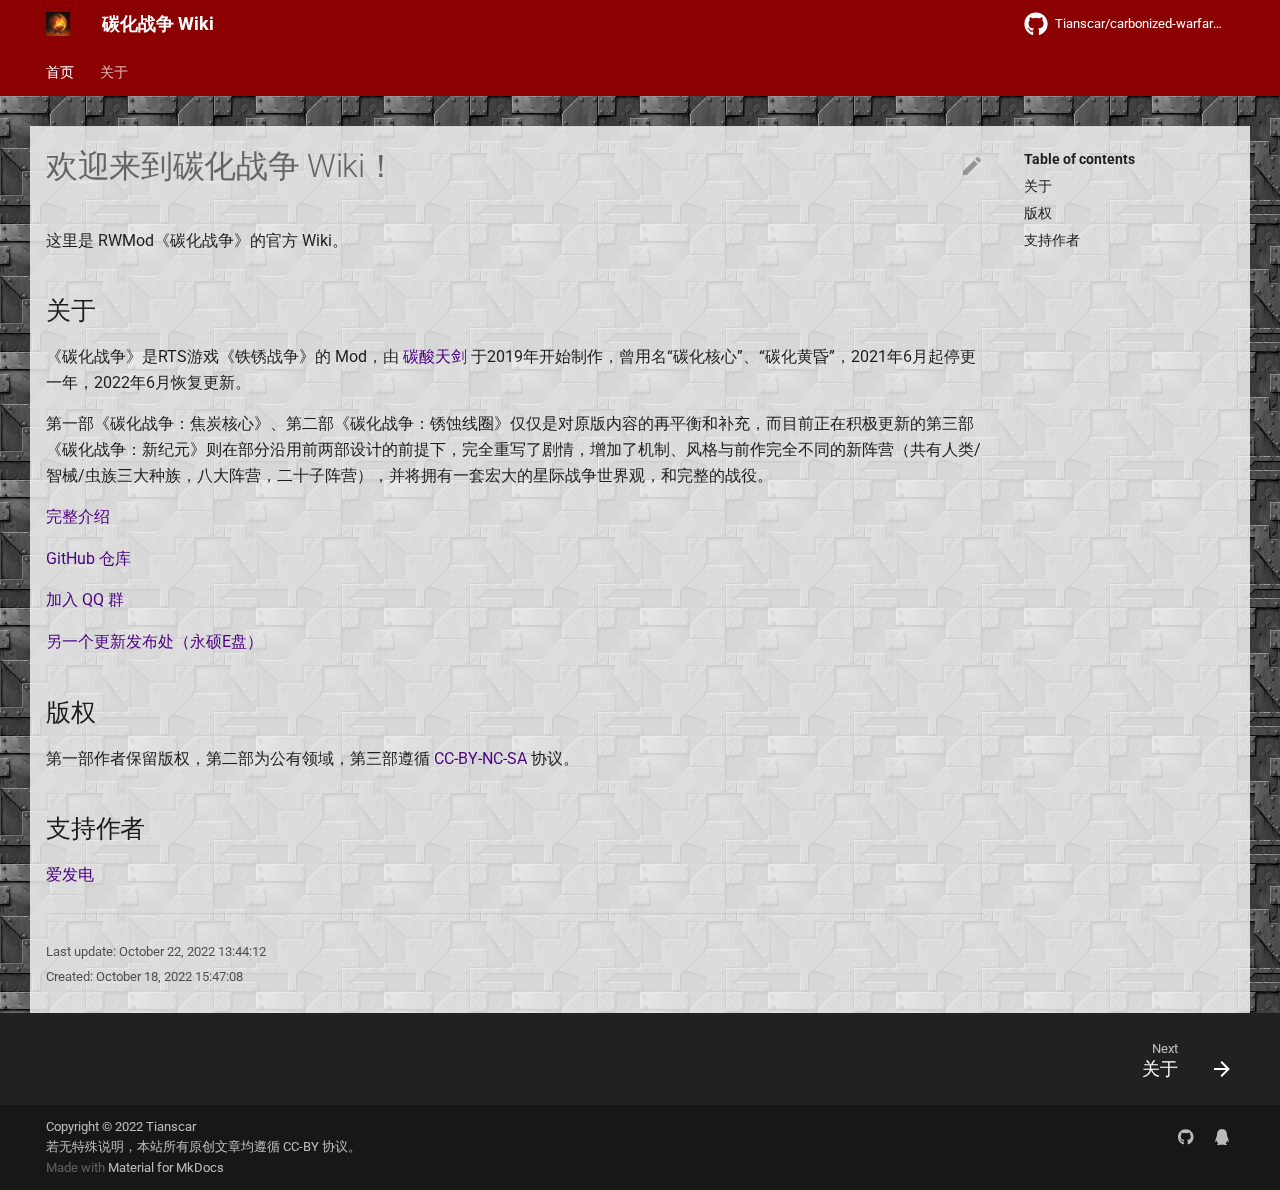
<file: index.html>
<!doctype html>
<html lang="en" class="no-js">
  <head>
    
      <meta charset="utf-8">
      <meta name="viewport" content="width=device-width,initial-scale=1">
      
      
      
        <link rel="canonical" href="https://cwwiki.tianscar.com/">
      
      <link rel="icon" href="img/favicon.png">
      <meta name="generator" content="mkdocs-1.4.0, mkdocs-material-8.2.5">
    
    
      
        <title>碳化战争 Wiki</title>
      
    
    
      <link rel="stylesheet" href="assets/stylesheets/main.2d9f7617.min.css">
      
        
        <link rel="stylesheet" href="assets/stylesheets/palette.e6a45f82.min.css">
        
      
    
    
    
      
        
        
        <link rel="preconnect" href="https://fonts.gstatic.com" crossorigin>
        <link rel="stylesheet" href="https://fonts.googleapis.com/css?family=Roboto:300,300i,400,400i,700,700i%7CRoboto+Mono:400,400i,700,700i&display=fallback">
        <style>:root{--md-text-font:"Roboto";--md-code-font:"Roboto Mono"}</style>
      
    
    
      <link rel="stylesheet" href="stylesheets/extra.css">
    
    <script>__md_scope=new URL(".",location),__md_get=(e,_=localStorage,t=__md_scope)=>JSON.parse(_.getItem(t.pathname+"."+e)),__md_set=(e,_,t=localStorage,a=__md_scope)=>{try{t.setItem(a.pathname+"."+e,JSON.stringify(_))}catch(e){}}</script>
    
      

    
    
  </head>
  
  
    
    
    
    
    
    <body dir="ltr" data-md-color-scheme="default" data-md-color-primary="" data-md-color-accent="">
  
    
    
    <input class="md-toggle" data-md-toggle="drawer" type="checkbox" id="__drawer" autocomplete="off">
    <input class="md-toggle" data-md-toggle="search" type="checkbox" id="__search" autocomplete="off">
    <label class="md-overlay" for="__drawer"></label>
    <div data-md-component="skip">
      
        
        <a href="#wiki" class="md-skip">
          Skip to content
        </a>
      
    </div>
    <div data-md-component="announce">
      
    </div>
    
    
      

<header class="md-header" data-md-component="header">
  <nav class="md-header__inner md-grid" aria-label="Header">
    <a href="." title="碳化战争 Wiki" class="md-header__button md-logo" aria-label="碳化战争 Wiki" data-md-component="logo">
      
  <img src="img/favicon.png" alt="logo">

    </a>
    <label class="md-header__button md-icon" for="__drawer">
      <svg xmlns="http://www.w3.org/2000/svg" viewBox="0 0 24 24"><path d="M3 6h18v2H3V6m0 5h18v2H3v-2m0 5h18v2H3v-2z"/></svg>
    </label>
    <div class="md-header__title" data-md-component="header-title">
      <div class="md-header__ellipsis">
        <div class="md-header__topic">
          <span class="md-ellipsis">
            碳化战争 Wiki
          </span>
        </div>
        <div class="md-header__topic" data-md-component="header-topic">
          <span class="md-ellipsis">
            
              首页
            
          </span>
        </div>
      </div>
    </div>
    
    
    
    
      <div class="md-header__source">
        <a href="https://github.com/Tianscar/carbonized-warfare-rwmod-wiki" title="Go to repository" class="md-source" data-md-component="source">
  <div class="md-source__icon md-icon">
    
    <svg xmlns="http://www.w3.org/2000/svg" viewBox="0 0 496 512"><!--! Font Awesome Free 6.0.0 by @fontawesome - https://fontawesome.com License - https://fontawesome.com/license/free (Icons: CC BY 4.0, Fonts: SIL OFL 1.1, Code: MIT License) Copyright 2022 Fonticons, Inc.--><path d="M165.9 397.4c0 2-2.3 3.6-5.2 3.6-3.3.3-5.6-1.3-5.6-3.6 0-2 2.3-3.6 5.2-3.6 3-.3 5.6 1.3 5.6 3.6zm-31.1-4.5c-.7 2 1.3 4.3 4.3 4.9 2.6 1 5.6 0 6.2-2s-1.3-4.3-4.3-5.2c-2.6-.7-5.5.3-6.2 2.3zm44.2-1.7c-2.9.7-4.9 2.6-4.6 4.9.3 2 2.9 3.3 5.9 2.6 2.9-.7 4.9-2.6 4.6-4.6-.3-1.9-3-3.2-5.9-2.9zM244.8 8C106.1 8 0 113.3 0 252c0 110.9 69.8 205.8 169.5 239.2 12.8 2.3 17.3-5.6 17.3-12.1 0-6.2-.3-40.4-.3-61.4 0 0-70 15-84.7-29.8 0 0-11.4-29.1-27.8-36.6 0 0-22.9-15.7 1.6-15.4 0 0 24.9 2 38.6 25.8 21.9 38.6 58.6 27.5 72.9 20.9 2.3-16 8.8-27.1 16-33.7-55.9-6.2-112.3-14.3-112.3-110.5 0-27.5 7.6-41.3 23.6-58.9-2.6-6.5-11.1-33.3 2.6-67.9 20.9-6.5 69 27 69 27 20-5.6 41.5-8.5 62.8-8.5s42.8 2.9 62.8 8.5c0 0 48.1-33.6 69-27 13.7 34.7 5.2 61.4 2.6 67.9 16 17.7 25.8 31.5 25.8 58.9 0 96.5-58.9 104.2-114.8 110.5 9.2 7.9 17 22.9 17 46.4 0 33.7-.3 75.4-.3 83.6 0 6.5 4.6 14.4 17.3 12.1C428.2 457.8 496 362.9 496 252 496 113.3 383.5 8 244.8 8zM97.2 352.9c-1.3 1-1 3.3.7 5.2 1.6 1.6 3.9 2.3 5.2 1 1.3-1 1-3.3-.7-5.2-1.6-1.6-3.9-2.3-5.2-1zm-10.8-8.1c-.7 1.3.3 2.9 2.3 3.9 1.6 1 3.6.7 4.3-.7.7-1.3-.3-2.9-2.3-3.9-2-.6-3.6-.3-4.3.7zm32.4 35.6c-1.6 1.3-1 4.3 1.3 6.2 2.3 2.3 5.2 2.6 6.5 1 1.3-1.3.7-4.3-1.3-6.2-2.2-2.3-5.2-2.6-6.5-1zm-11.4-14.7c-1.6 1-1.6 3.6 0 5.9 1.6 2.3 4.3 3.3 5.6 2.3 1.6-1.3 1.6-3.9 0-6.2-1.4-2.3-4-3.3-5.6-2z"/></svg>
  </div>
  <div class="md-source__repository">
    Tianscar/carbonized-warfare-rwmod-wiki
  </div>
</a>
      </div>
    
  </nav>
  
</header>
    
    <div class="md-container" data-md-component="container">
      
      
        
          
            
<nav class="md-tabs" aria-label="Tabs" data-md-component="tabs">
  <div class="md-tabs__inner md-grid">
    <ul class="md-tabs__list">
      
        
  
  
    
  


  <li class="md-tabs__item">
    <a href="." class="md-tabs__link md-tabs__link--active">
      首页
    </a>
  </li>

      
        
  
  


  <li class="md-tabs__item">
    <a href="about/" class="md-tabs__link">
      关于
    </a>
  </li>

      
    </ul>
  </div>
</nav>
          
        
      
      <main class="md-main" data-md-component="main">
        <div class="md-main__inner md-grid">
          
            
              
                
              
              <div class="md-sidebar md-sidebar--primary" data-md-component="sidebar" data-md-type="navigation" hidden>
                <div class="md-sidebar__scrollwrap">
                  <div class="md-sidebar__inner">
                    

  


<nav class="md-nav md-nav--primary md-nav--lifted" aria-label="Navigation" data-md-level="0">
  <label class="md-nav__title" for="__drawer">
    <a href="." title="碳化战争 Wiki" class="md-nav__button md-logo" aria-label="碳化战争 Wiki" data-md-component="logo">
      
  <img src="img/favicon.png" alt="logo">

    </a>
    碳化战争 Wiki
  </label>
  
    <div class="md-nav__source">
      <a href="https://github.com/Tianscar/carbonized-warfare-rwmod-wiki" title="Go to repository" class="md-source" data-md-component="source">
  <div class="md-source__icon md-icon">
    
    <svg xmlns="http://www.w3.org/2000/svg" viewBox="0 0 496 512"><!--! Font Awesome Free 6.0.0 by @fontawesome - https://fontawesome.com License - https://fontawesome.com/license/free (Icons: CC BY 4.0, Fonts: SIL OFL 1.1, Code: MIT License) Copyright 2022 Fonticons, Inc.--><path d="M165.9 397.4c0 2-2.3 3.6-5.2 3.6-3.3.3-5.6-1.3-5.6-3.6 0-2 2.3-3.6 5.2-3.6 3-.3 5.6 1.3 5.6 3.6zm-31.1-4.5c-.7 2 1.3 4.3 4.3 4.9 2.6 1 5.6 0 6.2-2s-1.3-4.3-4.3-5.2c-2.6-.7-5.5.3-6.2 2.3zm44.2-1.7c-2.9.7-4.9 2.6-4.6 4.9.3 2 2.9 3.3 5.9 2.6 2.9-.7 4.9-2.6 4.6-4.6-.3-1.9-3-3.2-5.9-2.9zM244.8 8C106.1 8 0 113.3 0 252c0 110.9 69.8 205.8 169.5 239.2 12.8 2.3 17.3-5.6 17.3-12.1 0-6.2-.3-40.4-.3-61.4 0 0-70 15-84.7-29.8 0 0-11.4-29.1-27.8-36.6 0 0-22.9-15.7 1.6-15.4 0 0 24.9 2 38.6 25.8 21.9 38.6 58.6 27.5 72.9 20.9 2.3-16 8.8-27.1 16-33.7-55.9-6.2-112.3-14.3-112.3-110.5 0-27.5 7.6-41.3 23.6-58.9-2.6-6.5-11.1-33.3 2.6-67.9 20.9-6.5 69 27 69 27 20-5.6 41.5-8.5 62.8-8.5s42.8 2.9 62.8 8.5c0 0 48.1-33.6 69-27 13.7 34.7 5.2 61.4 2.6 67.9 16 17.7 25.8 31.5 25.8 58.9 0 96.5-58.9 104.2-114.8 110.5 9.2 7.9 17 22.9 17 46.4 0 33.7-.3 75.4-.3 83.6 0 6.5 4.6 14.4 17.3 12.1C428.2 457.8 496 362.9 496 252 496 113.3 383.5 8 244.8 8zM97.2 352.9c-1.3 1-1 3.3.7 5.2 1.6 1.6 3.9 2.3 5.2 1 1.3-1 1-3.3-.7-5.2-1.6-1.6-3.9-2.3-5.2-1zm-10.8-8.1c-.7 1.3.3 2.9 2.3 3.9 1.6 1 3.6.7 4.3-.7.7-1.3-.3-2.9-2.3-3.9-2-.6-3.6-.3-4.3.7zm32.4 35.6c-1.6 1.3-1 4.3 1.3 6.2 2.3 2.3 5.2 2.6 6.5 1 1.3-1.3.7-4.3-1.3-6.2-2.2-2.3-5.2-2.6-6.5-1zm-11.4-14.7c-1.6 1-1.6 3.6 0 5.9 1.6 2.3 4.3 3.3 5.6 2.3 1.6-1.3 1.6-3.9 0-6.2-1.4-2.3-4-3.3-5.6-2z"/></svg>
  </div>
  <div class="md-source__repository">
    Tianscar/carbonized-warfare-rwmod-wiki
  </div>
</a>
    </div>
  
  <ul class="md-nav__list" data-md-scrollfix>
    
      
      
      

  
  
    
  
  
    <li class="md-nav__item md-nav__item--active">
      
      <input class="md-nav__toggle md-toggle" data-md-toggle="toc" type="checkbox" id="__toc">
      
      
        
      
      
        <label class="md-nav__link md-nav__link--active" for="__toc">
          首页
          <span class="md-nav__icon md-icon"></span>
        </label>
      
      <a href="." class="md-nav__link md-nav__link--active">
        首页
      </a>
      
        

<nav class="md-nav md-nav--secondary" aria-label="Table of contents">
  
  
  
    
  
  
    <label class="md-nav__title" for="__toc">
      <span class="md-nav__icon md-icon"></span>
      Table of contents
    </label>
    <ul class="md-nav__list" data-md-component="toc" data-md-scrollfix>
      
        <li class="md-nav__item">
  <a href="#_1" class="md-nav__link">
    关于
  </a>
  
</li>
      
        <li class="md-nav__item">
  <a href="#_2" class="md-nav__link">
    版权
  </a>
  
</li>
      
        <li class="md-nav__item">
  <a href="#_3" class="md-nav__link">
    支持作者
  </a>
  
</li>
      
    </ul>
  
</nav>
      
    </li>
  

    
      
      
      

  
  
  
    <li class="md-nav__item">
      <a href="about/" class="md-nav__link">
        关于
      </a>
    </li>
  

    
  </ul>
</nav>
                  </div>
                </div>
              </div>
            
            
              
                
              
              <div class="md-sidebar md-sidebar--secondary" data-md-component="sidebar" data-md-type="toc" >
                <div class="md-sidebar__scrollwrap">
                  <div class="md-sidebar__inner">
                    

<nav class="md-nav md-nav--secondary" aria-label="Table of contents">
  
  
  
    
  
  
    <label class="md-nav__title" for="__toc">
      <span class="md-nav__icon md-icon"></span>
      Table of contents
    </label>
    <ul class="md-nav__list" data-md-component="toc" data-md-scrollfix>
      
        <li class="md-nav__item">
  <a href="#_1" class="md-nav__link">
    关于
  </a>
  
</li>
      
        <li class="md-nav__item">
  <a href="#_2" class="md-nav__link">
    版权
  </a>
  
</li>
      
        <li class="md-nav__item">
  <a href="#_3" class="md-nav__link">
    支持作者
  </a>
  
</li>
      
    </ul>
  
</nav>
                  </div>
                </div>
              </div>
            
          
          <div class="md-content" data-md-component="content">
            <article class="md-content__inner md-typeset">
              
                
<a href="https://github.com/Tianscar/carbonized-warfare-rwmod-wiki/edit/main/docs/index.md" title="Edit this page" class="md-content__button md-icon">
  <svg xmlns="http://www.w3.org/2000/svg" viewBox="0 0 24 24"><path d="M20.71 7.04c.39-.39.39-1.04 0-1.41l-2.34-2.34c-.37-.39-1.02-.39-1.41 0l-1.84 1.83 3.75 3.75M3 17.25V21h3.75L17.81 9.93l-3.75-3.75L3 17.25z"/></svg>
</a>



<h1 id="wiki">欢迎来到碳化战争 Wiki！</h1>
<p>这里是 RWMod《碳化战争》的官方 Wiki。</p>
<h2 id="_1">关于</h2>
<p>《碳化战争》是RTS游戏《铁锈战争》的 Mod，由 <a href="https://github.com/Tianscar">碳酸天剑</a> 于2019年开始制作，曾用名“碳化核心”、“碳化黄昏”，2021年6月起停更一年，2022年6月恢复更新。</p>
<p>第一部《碳化战争：焦炭核心》、第二部《碳化战争：锈蚀线圈》仅仅是对原版内容的再平衡和补充，而目前正在积极更新的第三部《碳化战争：新纪元》则在部分沿用前两部设计的前提下，完全重写了剧情，增加了机制、风格与前作完全不同的新阵营（共有人类/智械/虫族三大种族，八大阵营，二十子阵营），并将拥有一套宏大的星际战争世界观，和完整的战役。</p>
<p><a href="https://carbonizedwf.tianscar.com/about">完整介绍</a></p>
<p><a href="https://github.com/AnsdoShip/carbonized-warfare-rwmod">GitHub 仓库</a></p>
<p><a href="https://jq.qq.com/?_wv=1027&amp;k=hBJ2q7ti">加入 QQ 群</a></p>
<p><a href="http://tianscar.ysepan.com">另一个更新发布处（永硕E盘）</a></p>
<h2 id="_2">版权</h2>
<p>第一部作者保留版权，第二部为公有领域，第三部遵循 <a href="https://github.com/AnsdoShip/carbonized-warfare-rwmod/blob/main/LICENSE">CC-BY-NC-SA</a> 协议。</p>
<h2 id="_3">支持作者</h2>
<p><a href="https://afdian.net/a/tianscar">爱发电</a></p>

  <hr>
<div class="md-source-file">
  <small>
    
      Last update:
      <span class="git-revision-date-localized-plugin git-revision-date-localized-plugin-datetime">October 22, 2022 13:44:12</span>
      
        <br>
        Created:
        <span class="git-revision-date-localized-plugin git-revision-date-localized-plugin-datetime">October 18, 2022 15:47:08</span>
      
    
  </small>
</div>

              
            </article>
          </div>
        </div>
        
          <a href="#" class="md-top md-icon" data-md-component="top" data-md-state="hidden">
            <svg xmlns="http://www.w3.org/2000/svg" viewBox="0 0 24 24"><path d="M13 20h-2V8l-5.5 5.5-1.42-1.42L12 4.16l7.92 7.92-1.42 1.42L13 8v12z"/></svg>
            Back to top
          </a>
        
      </main>
      
        <footer class="md-footer">
  
    <nav class="md-footer__inner md-grid" aria-label="Footer">
      
      
        
        <a href="about/" class="md-footer__link md-footer__link--next" aria-label="Next: 关于" rel="next">
          <div class="md-footer__title">
            <div class="md-ellipsis">
              <span class="md-footer__direction">
                Next
              </span>
              关于
            </div>
          </div>
          <div class="md-footer__button md-icon">
            <svg xmlns="http://www.w3.org/2000/svg" viewBox="0 0 24 24"><path d="M4 11v2h12l-5.5 5.5 1.42 1.42L19.84 12l-7.92-7.92L10.5 5.5 16 11H4z"/></svg>
          </div>
        </a>
      
    </nav>
  
  <div class="md-footer-meta md-typeset">
    <div class="md-footer-meta__inner md-grid">
      <div class="md-copyright">
  
    <div class="md-copyright__highlight">
      Copyright &copy; 2022 Tianscar<br/>若无特殊说明，本站所有原创文章均遵循 <a href='https://github.com/Tianscar/carbonized-warfare-rwmod-wiki/blob/gh-pages/LICENSE'>CC-BY</a> 协议。
    </div>
  
  
    Made with
    <a href="https://squidfunk.github.io/mkdocs-material/" target="_blank" rel="noopener">
      Material for MkDocs
    </a>
  
</div>
      
        <div class="md-social">
  
    
    
      
      
    
    <a href="https://github.com/AnsdoShip/carbonized-warfare-rwmod" target="_blank" rel="noopener" title="github.com" class="md-social__link">
      <svg xmlns="http://www.w3.org/2000/svg" viewBox="0 0 496 512"><!--! Font Awesome Free 6.0.0 by @fontawesome - https://fontawesome.com License - https://fontawesome.com/license/free (Icons: CC BY 4.0, Fonts: SIL OFL 1.1, Code: MIT License) Copyright 2022 Fonticons, Inc.--><path d="M165.9 397.4c0 2-2.3 3.6-5.2 3.6-3.3.3-5.6-1.3-5.6-3.6 0-2 2.3-3.6 5.2-3.6 3-.3 5.6 1.3 5.6 3.6zm-31.1-4.5c-.7 2 1.3 4.3 4.3 4.9 2.6 1 5.6 0 6.2-2s-1.3-4.3-4.3-5.2c-2.6-.7-5.5.3-6.2 2.3zm44.2-1.7c-2.9.7-4.9 2.6-4.6 4.9.3 2 2.9 3.3 5.9 2.6 2.9-.7 4.9-2.6 4.6-4.6-.3-1.9-3-3.2-5.9-2.9zM244.8 8C106.1 8 0 113.3 0 252c0 110.9 69.8 205.8 169.5 239.2 12.8 2.3 17.3-5.6 17.3-12.1 0-6.2-.3-40.4-.3-61.4 0 0-70 15-84.7-29.8 0 0-11.4-29.1-27.8-36.6 0 0-22.9-15.7 1.6-15.4 0 0 24.9 2 38.6 25.8 21.9 38.6 58.6 27.5 72.9 20.9 2.3-16 8.8-27.1 16-33.7-55.9-6.2-112.3-14.3-112.3-110.5 0-27.5 7.6-41.3 23.6-58.9-2.6-6.5-11.1-33.3 2.6-67.9 20.9-6.5 69 27 69 27 20-5.6 41.5-8.5 62.8-8.5s42.8 2.9 62.8 8.5c0 0 48.1-33.6 69-27 13.7 34.7 5.2 61.4 2.6 67.9 16 17.7 25.8 31.5 25.8 58.9 0 96.5-58.9 104.2-114.8 110.5 9.2 7.9 17 22.9 17 46.4 0 33.7-.3 75.4-.3 83.6 0 6.5 4.6 14.4 17.3 12.1C428.2 457.8 496 362.9 496 252 496 113.3 383.5 8 244.8 8zM97.2 352.9c-1.3 1-1 3.3.7 5.2 1.6 1.6 3.9 2.3 5.2 1 1.3-1 1-3.3-.7-5.2-1.6-1.6-3.9-2.3-5.2-1zm-10.8-8.1c-.7 1.3.3 2.9 2.3 3.9 1.6 1 3.6.7 4.3-.7.7-1.3-.3-2.9-2.3-3.9-2-.6-3.6-.3-4.3.7zm32.4 35.6c-1.6 1.3-1 4.3 1.3 6.2 2.3 2.3 5.2 2.6 6.5 1 1.3-1.3.7-4.3-1.3-6.2-2.2-2.3-5.2-2.6-6.5-1zm-11.4-14.7c-1.6 1-1.6 3.6 0 5.9 1.6 2.3 4.3 3.3 5.6 2.3 1.6-1.3 1.6-3.9 0-6.2-1.4-2.3-4-3.3-5.6-2z"/></svg>
    </a>
  
    
    
      
      
    
    <a href="https://jq.qq.com/?_wv=1027&k=hBJ2q7ti" target="_blank" rel="noopener" title="jq.qq.com" class="md-social__link">
      <svg xmlns="http://www.w3.org/2000/svg" viewBox="0 0 448 512"><!--! Font Awesome Free 6.0.0 by @fontawesome - https://fontawesome.com License - https://fontawesome.com/license/free (Icons: CC BY 4.0, Fonts: SIL OFL 1.1, Code: MIT License) Copyright 2022 Fonticons, Inc.--><path d="M433.754 420.445c-11.526 1.393-44.86-52.741-44.86-52.741 0 31.345-16.136 72.247-51.051 101.786 16.842 5.192 54.843 19.167 45.803 34.421-7.316 12.343-125.51 7.881-159.632 4.037-34.122 3.844-152.316 8.306-159.632-4.037-9.045-15.25 28.918-29.214 45.783-34.415-34.92-29.539-51.059-70.445-51.059-101.792 0 0-33.334 54.134-44.859 52.741-5.37-.65-12.424-29.644 9.347-99.704 10.261-33.024 21.995-60.478 40.144-105.779C60.683 98.063 108.982.006 224 0c113.737.006 163.156 96.133 160.264 214.963 18.118 45.223 29.912 72.85 40.144 105.778 21.768 70.06 14.716 99.053 9.346 99.704z"/></svg>
    </a>
  
</div>
      
    </div>
  </div>
</footer>
      
    </div>
    <div class="md-dialog" data-md-component="dialog">
      <div class="md-dialog__inner md-typeset"></div>
    </div>
    <script id="__config" type="application/json">{"base": ".", "features": ["navigation.tabs", "navigation.expand", "navigation.indexes", "navigation.top"], "search": "assets/javascripts/workers/search.bd0b6b67.min.js", "translations": {"clipboard.copied": "Copied to clipboard", "clipboard.copy": "Copy to clipboard", "search.config.lang": "en", "search.config.pipeline": "trimmer, stopWordFilter", "search.config.separator": "[\\s\\-]+", "search.placeholder": "Search", "search.result.more.one": "1 more on this page", "search.result.more.other": "# more on this page", "search.result.none": "No matching documents", "search.result.one": "1 matching document", "search.result.other": "# matching documents", "search.result.placeholder": "Type to start searching", "search.result.term.missing": "Missing", "select.version.title": "Select version"}}</script>
    
    
      <script src="assets/javascripts/bundle.467223ff.min.js"></script>
      
    
  </body>
</html>
</file>
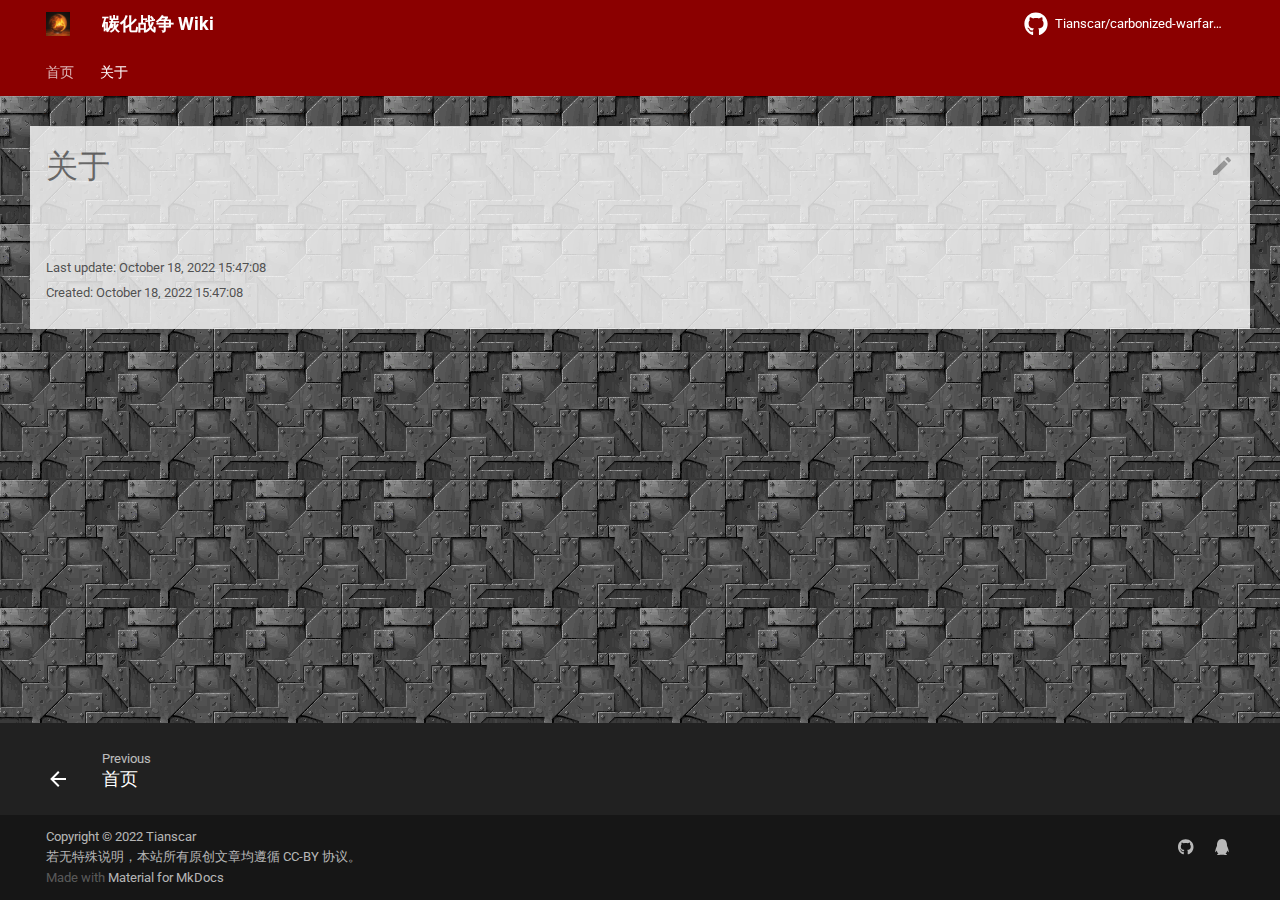
<file: about/index.html>
<!doctype html>
<html lang="en" class="no-js">
  <head>
    
      <meta charset="utf-8">
      <meta name="viewport" content="width=device-width,initial-scale=1">
      
      
      
        <link rel="canonical" href="https://cwwiki.tianscar.com/about/">
      
      <link rel="icon" href="../img/favicon.png">
      <meta name="generator" content="mkdocs-1.4.0, mkdocs-material-8.2.5">
    
    
      
        <title>关于 - 碳化战争 Wiki</title>
      
    
    
      <link rel="stylesheet" href="../assets/stylesheets/main.2d9f7617.min.css">
      
        
        <link rel="stylesheet" href="../assets/stylesheets/palette.e6a45f82.min.css">
        
      
    
    
    
      
        
        
        <link rel="preconnect" href="https://fonts.gstatic.com" crossorigin>
        <link rel="stylesheet" href="https://fonts.googleapis.com/css?family=Roboto:300,300i,400,400i,700,700i%7CRoboto+Mono:400,400i,700,700i&display=fallback">
        <style>:root{--md-text-font:"Roboto";--md-code-font:"Roboto Mono"}</style>
      
    
    
      <link rel="stylesheet" href="../stylesheets/extra.css">
    
    <script>__md_scope=new URL("..",location),__md_get=(e,_=localStorage,t=__md_scope)=>JSON.parse(_.getItem(t.pathname+"."+e)),__md_set=(e,_,t=localStorage,a=__md_scope)=>{try{t.setItem(a.pathname+"."+e,JSON.stringify(_))}catch(e){}}</script>
    
      

    
    
  </head>
  
  
    
    
    
    
    
    <body dir="ltr" data-md-color-scheme="default" data-md-color-primary="" data-md-color-accent="">
  
    
    
    <input class="md-toggle" data-md-toggle="drawer" type="checkbox" id="__drawer" autocomplete="off">
    <input class="md-toggle" data-md-toggle="search" type="checkbox" id="__search" autocomplete="off">
    <label class="md-overlay" for="__drawer"></label>
    <div data-md-component="skip">
      
    </div>
    <div data-md-component="announce">
      
    </div>
    
    
      

<header class="md-header" data-md-component="header">
  <nav class="md-header__inner md-grid" aria-label="Header">
    <a href=".." title="碳化战争 Wiki" class="md-header__button md-logo" aria-label="碳化战争 Wiki" data-md-component="logo">
      
  <img src="../img/favicon.png" alt="logo">

    </a>
    <label class="md-header__button md-icon" for="__drawer">
      <svg xmlns="http://www.w3.org/2000/svg" viewBox="0 0 24 24"><path d="M3 6h18v2H3V6m0 5h18v2H3v-2m0 5h18v2H3v-2z"/></svg>
    </label>
    <div class="md-header__title" data-md-component="header-title">
      <div class="md-header__ellipsis">
        <div class="md-header__topic">
          <span class="md-ellipsis">
            碳化战争 Wiki
          </span>
        </div>
        <div class="md-header__topic" data-md-component="header-topic">
          <span class="md-ellipsis">
            
              关于
            
          </span>
        </div>
      </div>
    </div>
    
    
    
    
      <div class="md-header__source">
        <a href="https://github.com/Tianscar/carbonized-warfare-rwmod-wiki" title="Go to repository" class="md-source" data-md-component="source">
  <div class="md-source__icon md-icon">
    
    <svg xmlns="http://www.w3.org/2000/svg" viewBox="0 0 496 512"><!--! Font Awesome Free 6.0.0 by @fontawesome - https://fontawesome.com License - https://fontawesome.com/license/free (Icons: CC BY 4.0, Fonts: SIL OFL 1.1, Code: MIT License) Copyright 2022 Fonticons, Inc.--><path d="M165.9 397.4c0 2-2.3 3.6-5.2 3.6-3.3.3-5.6-1.3-5.6-3.6 0-2 2.3-3.6 5.2-3.6 3-.3 5.6 1.3 5.6 3.6zm-31.1-4.5c-.7 2 1.3 4.3 4.3 4.9 2.6 1 5.6 0 6.2-2s-1.3-4.3-4.3-5.2c-2.6-.7-5.5.3-6.2 2.3zm44.2-1.7c-2.9.7-4.9 2.6-4.6 4.9.3 2 2.9 3.3 5.9 2.6 2.9-.7 4.9-2.6 4.6-4.6-.3-1.9-3-3.2-5.9-2.9zM244.8 8C106.1 8 0 113.3 0 252c0 110.9 69.8 205.8 169.5 239.2 12.8 2.3 17.3-5.6 17.3-12.1 0-6.2-.3-40.4-.3-61.4 0 0-70 15-84.7-29.8 0 0-11.4-29.1-27.8-36.6 0 0-22.9-15.7 1.6-15.4 0 0 24.9 2 38.6 25.8 21.9 38.6 58.6 27.5 72.9 20.9 2.3-16 8.8-27.1 16-33.7-55.9-6.2-112.3-14.3-112.3-110.5 0-27.5 7.6-41.3 23.6-58.9-2.6-6.5-11.1-33.3 2.6-67.9 20.9-6.5 69 27 69 27 20-5.6 41.5-8.5 62.8-8.5s42.8 2.9 62.8 8.5c0 0 48.1-33.6 69-27 13.7 34.7 5.2 61.4 2.6 67.9 16 17.7 25.8 31.5 25.8 58.9 0 96.5-58.9 104.2-114.8 110.5 9.2 7.9 17 22.9 17 46.4 0 33.7-.3 75.4-.3 83.6 0 6.5 4.6 14.4 17.3 12.1C428.2 457.8 496 362.9 496 252 496 113.3 383.5 8 244.8 8zM97.2 352.9c-1.3 1-1 3.3.7 5.2 1.6 1.6 3.9 2.3 5.2 1 1.3-1 1-3.3-.7-5.2-1.6-1.6-3.9-2.3-5.2-1zm-10.8-8.1c-.7 1.3.3 2.9 2.3 3.9 1.6 1 3.6.7 4.3-.7.7-1.3-.3-2.9-2.3-3.9-2-.6-3.6-.3-4.3.7zm32.4 35.6c-1.6 1.3-1 4.3 1.3 6.2 2.3 2.3 5.2 2.6 6.5 1 1.3-1.3.7-4.3-1.3-6.2-2.2-2.3-5.2-2.6-6.5-1zm-11.4-14.7c-1.6 1-1.6 3.6 0 5.9 1.6 2.3 4.3 3.3 5.6 2.3 1.6-1.3 1.6-3.9 0-6.2-1.4-2.3-4-3.3-5.6-2z"/></svg>
  </div>
  <div class="md-source__repository">
    Tianscar/carbonized-warfare-rwmod-wiki
  </div>
</a>
      </div>
    
  </nav>
  
</header>
    
    <div class="md-container" data-md-component="container">
      
      
        
          
            
<nav class="md-tabs" aria-label="Tabs" data-md-component="tabs">
  <div class="md-tabs__inner md-grid">
    <ul class="md-tabs__list">
      
        
  
  


  <li class="md-tabs__item">
    <a href=".." class="md-tabs__link">
      首页
    </a>
  </li>

      
        
  
  
    
  


  <li class="md-tabs__item">
    <a href="./" class="md-tabs__link md-tabs__link--active">
      关于
    </a>
  </li>

      
    </ul>
  </div>
</nav>
          
        
      
      <main class="md-main" data-md-component="main">
        <div class="md-main__inner md-grid">
          
            
              
                
              
              <div class="md-sidebar md-sidebar--primary" data-md-component="sidebar" data-md-type="navigation" hidden>
                <div class="md-sidebar__scrollwrap">
                  <div class="md-sidebar__inner">
                    

  


<nav class="md-nav md-nav--primary md-nav--lifted" aria-label="Navigation" data-md-level="0">
  <label class="md-nav__title" for="__drawer">
    <a href=".." title="碳化战争 Wiki" class="md-nav__button md-logo" aria-label="碳化战争 Wiki" data-md-component="logo">
      
  <img src="../img/favicon.png" alt="logo">

    </a>
    碳化战争 Wiki
  </label>
  
    <div class="md-nav__source">
      <a href="https://github.com/Tianscar/carbonized-warfare-rwmod-wiki" title="Go to repository" class="md-source" data-md-component="source">
  <div class="md-source__icon md-icon">
    
    <svg xmlns="http://www.w3.org/2000/svg" viewBox="0 0 496 512"><!--! Font Awesome Free 6.0.0 by @fontawesome - https://fontawesome.com License - https://fontawesome.com/license/free (Icons: CC BY 4.0, Fonts: SIL OFL 1.1, Code: MIT License) Copyright 2022 Fonticons, Inc.--><path d="M165.9 397.4c0 2-2.3 3.6-5.2 3.6-3.3.3-5.6-1.3-5.6-3.6 0-2 2.3-3.6 5.2-3.6 3-.3 5.6 1.3 5.6 3.6zm-31.1-4.5c-.7 2 1.3 4.3 4.3 4.9 2.6 1 5.6 0 6.2-2s-1.3-4.3-4.3-5.2c-2.6-.7-5.5.3-6.2 2.3zm44.2-1.7c-2.9.7-4.9 2.6-4.6 4.9.3 2 2.9 3.3 5.9 2.6 2.9-.7 4.9-2.6 4.6-4.6-.3-1.9-3-3.2-5.9-2.9zM244.8 8C106.1 8 0 113.3 0 252c0 110.9 69.8 205.8 169.5 239.2 12.8 2.3 17.3-5.6 17.3-12.1 0-6.2-.3-40.4-.3-61.4 0 0-70 15-84.7-29.8 0 0-11.4-29.1-27.8-36.6 0 0-22.9-15.7 1.6-15.4 0 0 24.9 2 38.6 25.8 21.9 38.6 58.6 27.5 72.9 20.9 2.3-16 8.8-27.1 16-33.7-55.9-6.2-112.3-14.3-112.3-110.5 0-27.5 7.6-41.3 23.6-58.9-2.6-6.5-11.1-33.3 2.6-67.9 20.9-6.5 69 27 69 27 20-5.6 41.5-8.5 62.8-8.5s42.8 2.9 62.8 8.5c0 0 48.1-33.6 69-27 13.7 34.7 5.2 61.4 2.6 67.9 16 17.7 25.8 31.5 25.8 58.9 0 96.5-58.9 104.2-114.8 110.5 9.2 7.9 17 22.9 17 46.4 0 33.7-.3 75.4-.3 83.6 0 6.5 4.6 14.4 17.3 12.1C428.2 457.8 496 362.9 496 252 496 113.3 383.5 8 244.8 8zM97.2 352.9c-1.3 1-1 3.3.7 5.2 1.6 1.6 3.9 2.3 5.2 1 1.3-1 1-3.3-.7-5.2-1.6-1.6-3.9-2.3-5.2-1zm-10.8-8.1c-.7 1.3.3 2.9 2.3 3.9 1.6 1 3.6.7 4.3-.7.7-1.3-.3-2.9-2.3-3.9-2-.6-3.6-.3-4.3.7zm32.4 35.6c-1.6 1.3-1 4.3 1.3 6.2 2.3 2.3 5.2 2.6 6.5 1 1.3-1.3.7-4.3-1.3-6.2-2.2-2.3-5.2-2.6-6.5-1zm-11.4-14.7c-1.6 1-1.6 3.6 0 5.9 1.6 2.3 4.3 3.3 5.6 2.3 1.6-1.3 1.6-3.9 0-6.2-1.4-2.3-4-3.3-5.6-2z"/></svg>
  </div>
  <div class="md-source__repository">
    Tianscar/carbonized-warfare-rwmod-wiki
  </div>
</a>
    </div>
  
  <ul class="md-nav__list" data-md-scrollfix>
    
      
      
      

  
  
  
    <li class="md-nav__item">
      <a href=".." class="md-nav__link">
        首页
      </a>
    </li>
  

    
      
      
      

  
  
    
  
  
    <li class="md-nav__item md-nav__item--active">
      
      <input class="md-nav__toggle md-toggle" data-md-toggle="toc" type="checkbox" id="__toc">
      
      
      
      <a href="./" class="md-nav__link md-nav__link--active">
        关于
      </a>
      
    </li>
  

    
  </ul>
</nav>
                  </div>
                </div>
              </div>
            
            
          
          <div class="md-content" data-md-component="content">
            <article class="md-content__inner md-typeset">
              
                
<a href="https://github.com/Tianscar/carbonized-warfare-rwmod-wiki/edit/main/docs/about.md" title="Edit this page" class="md-content__button md-icon">
  <svg xmlns="http://www.w3.org/2000/svg" viewBox="0 0 24 24"><path d="M20.71 7.04c.39-.39.39-1.04 0-1.41l-2.34-2.34c-.37-.39-1.02-.39-1.41 0l-1.84 1.83 3.75 3.75M3 17.25V21h3.75L17.81 9.93l-3.75-3.75L3 17.25z"/></svg>
</a>



  <h1>关于</h1>



  <hr>
<div class="md-source-file">
  <small>
    
      Last update:
      <span class="git-revision-date-localized-plugin git-revision-date-localized-plugin-datetime">October 18, 2022 15:47:08</span>
      
        <br>
        Created:
        <span class="git-revision-date-localized-plugin git-revision-date-localized-plugin-datetime">October 18, 2022 15:47:08</span>
      
    
  </small>
</div>

              
            </article>
          </div>
        </div>
        
          <a href="#" class="md-top md-icon" data-md-component="top" data-md-state="hidden">
            <svg xmlns="http://www.w3.org/2000/svg" viewBox="0 0 24 24"><path d="M13 20h-2V8l-5.5 5.5-1.42-1.42L12 4.16l7.92 7.92-1.42 1.42L13 8v12z"/></svg>
            Back to top
          </a>
        
      </main>
      
        <footer class="md-footer">
  
    <nav class="md-footer__inner md-grid" aria-label="Footer">
      
        
        <a href=".." class="md-footer__link md-footer__link--prev" aria-label="Previous: 首页" rel="prev">
          <div class="md-footer__button md-icon">
            <svg xmlns="http://www.w3.org/2000/svg" viewBox="0 0 24 24"><path d="M20 11v2H8l5.5 5.5-1.42 1.42L4.16 12l7.92-7.92L13.5 5.5 8 11h12z"/></svg>
          </div>
          <div class="md-footer__title">
            <div class="md-ellipsis">
              <span class="md-footer__direction">
                Previous
              </span>
              首页
            </div>
          </div>
        </a>
      
      
    </nav>
  
  <div class="md-footer-meta md-typeset">
    <div class="md-footer-meta__inner md-grid">
      <div class="md-copyright">
  
    <div class="md-copyright__highlight">
      Copyright &copy; 2022 Tianscar<br/>若无特殊说明，本站所有原创文章均遵循 <a href='https://github.com/Tianscar/carbonized-warfare-rwmod-wiki/blob/gh-pages/LICENSE'>CC-BY</a> 协议。
    </div>
  
  
    Made with
    <a href="https://squidfunk.github.io/mkdocs-material/" target="_blank" rel="noopener">
      Material for MkDocs
    </a>
  
</div>
      
        <div class="md-social">
  
    
    
      
      
    
    <a href="https://github.com/AnsdoShip/carbonized-warfare-rwmod" target="_blank" rel="noopener" title="github.com" class="md-social__link">
      <svg xmlns="http://www.w3.org/2000/svg" viewBox="0 0 496 512"><!--! Font Awesome Free 6.0.0 by @fontawesome - https://fontawesome.com License - https://fontawesome.com/license/free (Icons: CC BY 4.0, Fonts: SIL OFL 1.1, Code: MIT License) Copyright 2022 Fonticons, Inc.--><path d="M165.9 397.4c0 2-2.3 3.6-5.2 3.6-3.3.3-5.6-1.3-5.6-3.6 0-2 2.3-3.6 5.2-3.6 3-.3 5.6 1.3 5.6 3.6zm-31.1-4.5c-.7 2 1.3 4.3 4.3 4.9 2.6 1 5.6 0 6.2-2s-1.3-4.3-4.3-5.2c-2.6-.7-5.5.3-6.2 2.3zm44.2-1.7c-2.9.7-4.9 2.6-4.6 4.9.3 2 2.9 3.3 5.9 2.6 2.9-.7 4.9-2.6 4.6-4.6-.3-1.9-3-3.2-5.9-2.9zM244.8 8C106.1 8 0 113.3 0 252c0 110.9 69.8 205.8 169.5 239.2 12.8 2.3 17.3-5.6 17.3-12.1 0-6.2-.3-40.4-.3-61.4 0 0-70 15-84.7-29.8 0 0-11.4-29.1-27.8-36.6 0 0-22.9-15.7 1.6-15.4 0 0 24.9 2 38.6 25.8 21.9 38.6 58.6 27.5 72.9 20.9 2.3-16 8.8-27.1 16-33.7-55.9-6.2-112.3-14.3-112.3-110.5 0-27.5 7.6-41.3 23.6-58.9-2.6-6.5-11.1-33.3 2.6-67.9 20.9-6.5 69 27 69 27 20-5.6 41.5-8.5 62.8-8.5s42.8 2.9 62.8 8.5c0 0 48.1-33.6 69-27 13.7 34.7 5.2 61.4 2.6 67.9 16 17.7 25.8 31.5 25.8 58.9 0 96.5-58.9 104.2-114.8 110.5 9.2 7.9 17 22.9 17 46.4 0 33.7-.3 75.4-.3 83.6 0 6.5 4.6 14.4 17.3 12.1C428.2 457.8 496 362.9 496 252 496 113.3 383.5 8 244.8 8zM97.2 352.9c-1.3 1-1 3.3.7 5.2 1.6 1.6 3.9 2.3 5.2 1 1.3-1 1-3.3-.7-5.2-1.6-1.6-3.9-2.3-5.2-1zm-10.8-8.1c-.7 1.3.3 2.9 2.3 3.9 1.6 1 3.6.7 4.3-.7.7-1.3-.3-2.9-2.3-3.9-2-.6-3.6-.3-4.3.7zm32.4 35.6c-1.6 1.3-1 4.3 1.3 6.2 2.3 2.3 5.2 2.6 6.5 1 1.3-1.3.7-4.3-1.3-6.2-2.2-2.3-5.2-2.6-6.5-1zm-11.4-14.7c-1.6 1-1.6 3.6 0 5.9 1.6 2.3 4.3 3.3 5.6 2.3 1.6-1.3 1.6-3.9 0-6.2-1.4-2.3-4-3.3-5.6-2z"/></svg>
    </a>
  
    
    
      
      
    
    <a href="https://jq.qq.com/?_wv=1027&k=hBJ2q7ti" target="_blank" rel="noopener" title="jq.qq.com" class="md-social__link">
      <svg xmlns="http://www.w3.org/2000/svg" viewBox="0 0 448 512"><!--! Font Awesome Free 6.0.0 by @fontawesome - https://fontawesome.com License - https://fontawesome.com/license/free (Icons: CC BY 4.0, Fonts: SIL OFL 1.1, Code: MIT License) Copyright 2022 Fonticons, Inc.--><path d="M433.754 420.445c-11.526 1.393-44.86-52.741-44.86-52.741 0 31.345-16.136 72.247-51.051 101.786 16.842 5.192 54.843 19.167 45.803 34.421-7.316 12.343-125.51 7.881-159.632 4.037-34.122 3.844-152.316 8.306-159.632-4.037-9.045-15.25 28.918-29.214 45.783-34.415-34.92-29.539-51.059-70.445-51.059-101.792 0 0-33.334 54.134-44.859 52.741-5.37-.65-12.424-29.644 9.347-99.704 10.261-33.024 21.995-60.478 40.144-105.779C60.683 98.063 108.982.006 224 0c113.737.006 163.156 96.133 160.264 214.963 18.118 45.223 29.912 72.85 40.144 105.778 21.768 70.06 14.716 99.053 9.346 99.704z"/></svg>
    </a>
  
</div>
      
    </div>
  </div>
</footer>
      
    </div>
    <div class="md-dialog" data-md-component="dialog">
      <div class="md-dialog__inner md-typeset"></div>
    </div>
    <script id="__config" type="application/json">{"base": "..", "features": ["navigation.tabs", "navigation.expand", "navigation.indexes", "navigation.top"], "search": "../assets/javascripts/workers/search.bd0b6b67.min.js", "translations": {"clipboard.copied": "Copied to clipboard", "clipboard.copy": "Copy to clipboard", "search.config.lang": "en", "search.config.pipeline": "trimmer, stopWordFilter", "search.config.separator": "[\\s\\-]+", "search.placeholder": "Search", "search.result.more.one": "1 more on this page", "search.result.more.other": "# more on this page", "search.result.none": "No matching documents", "search.result.one": "1 matching document", "search.result.other": "# matching documents", "search.result.placeholder": "Type to start searching", "search.result.term.missing": "Missing", "select.version.title": "Select version"}}</script>
    
    
      <script src="../assets/javascripts/bundle.467223ff.min.js"></script>
      
    
  </body>
</html>
</file>
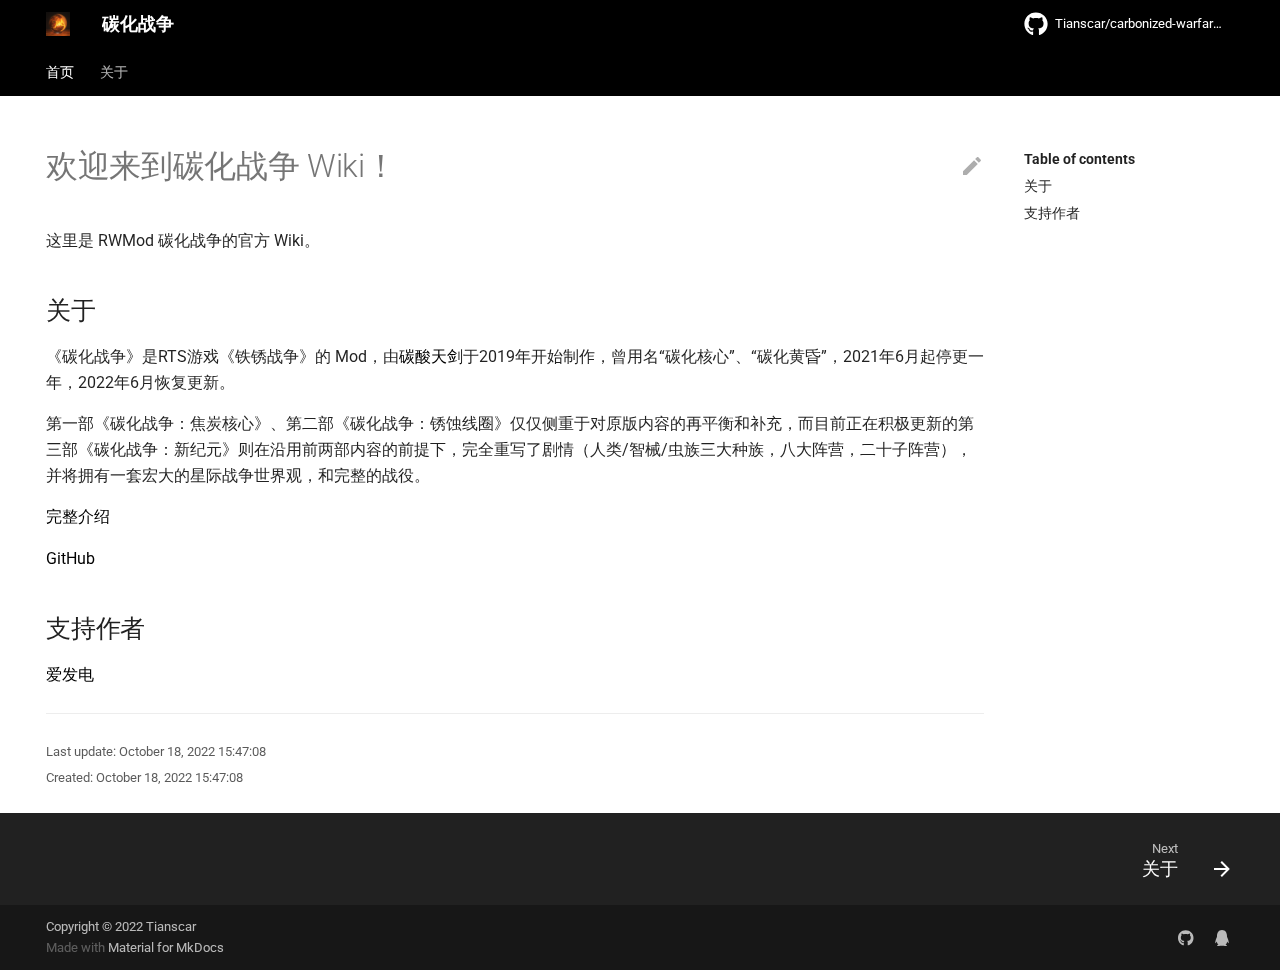
<file: site/index.html>
<!doctype html>
<html lang="en" class="no-js">
  <head>
    
      <meta charset="utf-8">
      <meta name="viewport" content="width=device-width,initial-scale=1">
      
      
      
        <link rel="canonical" href="https://carbonizedwf.tianscar.com/">
      
      <link rel="icon" href="img/favicon.png">
      <meta name="generator" content="mkdocs-1.4.0, mkdocs-material-8.2.5">
    
    
      
        <title>碳化战争</title>
      
    
    
      <link rel="stylesheet" href="assets/stylesheets/main.2d9f7617.min.css">
      
        
        <link rel="stylesheet" href="assets/stylesheets/palette.e6a45f82.min.css">
        
      
    
    
    
      
        
        
        <link rel="preconnect" href="https://fonts.gstatic.com" crossorigin>
        <link rel="stylesheet" href="https://fonts.googleapis.com/css?family=Roboto:300,300i,400,400i,700,700i%7CRoboto+Mono:400,400i,700,700i&display=fallback">
        <style>:root{--md-text-font:"Roboto";--md-code-font:"Roboto Mono"}</style>
      
    
    
      <link rel="stylesheet" href="stylesheets/extra.css">
    
    <script>__md_scope=new URL(".",location),__md_get=(e,_=localStorage,t=__md_scope)=>JSON.parse(_.getItem(t.pathname+"."+e)),__md_set=(e,_,t=localStorage,a=__md_scope)=>{try{t.setItem(a.pathname+"."+e,JSON.stringify(_))}catch(e){}}</script>
    
      

    
    
  </head>
  
  
    
    
    
    
    
    <body dir="ltr" data-md-color-scheme="" data-md-color-primary="none" data-md-color-accent="none">
  
    
    
    <input class="md-toggle" data-md-toggle="drawer" type="checkbox" id="__drawer" autocomplete="off">
    <input class="md-toggle" data-md-toggle="search" type="checkbox" id="__search" autocomplete="off">
    <label class="md-overlay" for="__drawer"></label>
    <div data-md-component="skip">
      
        
        <a href="#wiki" class="md-skip">
          Skip to content
        </a>
      
    </div>
    <div data-md-component="announce">
      
    </div>
    
    
      

<header class="md-header" data-md-component="header">
  <nav class="md-header__inner md-grid" aria-label="Header">
    <a href="." title="碳化战争" class="md-header__button md-logo" aria-label="碳化战争" data-md-component="logo">
      
  <img src="img/favicon.png" alt="logo">

    </a>
    <label class="md-header__button md-icon" for="__drawer">
      <svg xmlns="http://www.w3.org/2000/svg" viewBox="0 0 24 24"><path d="M3 6h18v2H3V6m0 5h18v2H3v-2m0 5h18v2H3v-2z"/></svg>
    </label>
    <div class="md-header__title" data-md-component="header-title">
      <div class="md-header__ellipsis">
        <div class="md-header__topic">
          <span class="md-ellipsis">
            碳化战争
          </span>
        </div>
        <div class="md-header__topic" data-md-component="header-topic">
          <span class="md-ellipsis">
            
              首页
            
          </span>
        </div>
      </div>
    </div>
    
    
    
    
      <div class="md-header__source">
        <a href="https://github.com/Tianscar/carbonized-warfare-rwmod-wiki" title="Go to repository" class="md-source" data-md-component="source">
  <div class="md-source__icon md-icon">
    
    <svg xmlns="http://www.w3.org/2000/svg" viewBox="0 0 496 512"><!--! Font Awesome Free 6.0.0 by @fontawesome - https://fontawesome.com License - https://fontawesome.com/license/free (Icons: CC BY 4.0, Fonts: SIL OFL 1.1, Code: MIT License) Copyright 2022 Fonticons, Inc.--><path d="M165.9 397.4c0 2-2.3 3.6-5.2 3.6-3.3.3-5.6-1.3-5.6-3.6 0-2 2.3-3.6 5.2-3.6 3-.3 5.6 1.3 5.6 3.6zm-31.1-4.5c-.7 2 1.3 4.3 4.3 4.9 2.6 1 5.6 0 6.2-2s-1.3-4.3-4.3-5.2c-2.6-.7-5.5.3-6.2 2.3zm44.2-1.7c-2.9.7-4.9 2.6-4.6 4.9.3 2 2.9 3.3 5.9 2.6 2.9-.7 4.9-2.6 4.6-4.6-.3-1.9-3-3.2-5.9-2.9zM244.8 8C106.1 8 0 113.3 0 252c0 110.9 69.8 205.8 169.5 239.2 12.8 2.3 17.3-5.6 17.3-12.1 0-6.2-.3-40.4-.3-61.4 0 0-70 15-84.7-29.8 0 0-11.4-29.1-27.8-36.6 0 0-22.9-15.7 1.6-15.4 0 0 24.9 2 38.6 25.8 21.9 38.6 58.6 27.5 72.9 20.9 2.3-16 8.8-27.1 16-33.7-55.9-6.2-112.3-14.3-112.3-110.5 0-27.5 7.6-41.3 23.6-58.9-2.6-6.5-11.1-33.3 2.6-67.9 20.9-6.5 69 27 69 27 20-5.6 41.5-8.5 62.8-8.5s42.8 2.9 62.8 8.5c0 0 48.1-33.6 69-27 13.7 34.7 5.2 61.4 2.6 67.9 16 17.7 25.8 31.5 25.8 58.9 0 96.5-58.9 104.2-114.8 110.5 9.2 7.9 17 22.9 17 46.4 0 33.7-.3 75.4-.3 83.6 0 6.5 4.6 14.4 17.3 12.1C428.2 457.8 496 362.9 496 252 496 113.3 383.5 8 244.8 8zM97.2 352.9c-1.3 1-1 3.3.7 5.2 1.6 1.6 3.9 2.3 5.2 1 1.3-1 1-3.3-.7-5.2-1.6-1.6-3.9-2.3-5.2-1zm-10.8-8.1c-.7 1.3.3 2.9 2.3 3.9 1.6 1 3.6.7 4.3-.7.7-1.3-.3-2.9-2.3-3.9-2-.6-3.6-.3-4.3.7zm32.4 35.6c-1.6 1.3-1 4.3 1.3 6.2 2.3 2.3 5.2 2.6 6.5 1 1.3-1.3.7-4.3-1.3-6.2-2.2-2.3-5.2-2.6-6.5-1zm-11.4-14.7c-1.6 1-1.6 3.6 0 5.9 1.6 2.3 4.3 3.3 5.6 2.3 1.6-1.3 1.6-3.9 0-6.2-1.4-2.3-4-3.3-5.6-2z"/></svg>
  </div>
  <div class="md-source__repository">
    Tianscar/carbonized-warfare-rwmod-wiki
  </div>
</a>
      </div>
    
  </nav>
  
</header>
    
    <div class="md-container" data-md-component="container">
      
      
        
          
            
<nav class="md-tabs" aria-label="Tabs" data-md-component="tabs">
  <div class="md-tabs__inner md-grid">
    <ul class="md-tabs__list">
      
        
  
  
    
  


  <li class="md-tabs__item">
    <a href="." class="md-tabs__link md-tabs__link--active">
      首页
    </a>
  </li>

      
        
  
  


  <li class="md-tabs__item">
    <a href="about/" class="md-tabs__link">
      关于
    </a>
  </li>

      
    </ul>
  </div>
</nav>
          
        
      
      <main class="md-main" data-md-component="main">
        <div class="md-main__inner md-grid">
          
            
              
                
              
              <div class="md-sidebar md-sidebar--primary" data-md-component="sidebar" data-md-type="navigation" hidden>
                <div class="md-sidebar__scrollwrap">
                  <div class="md-sidebar__inner">
                    

  


<nav class="md-nav md-nav--primary md-nav--lifted" aria-label="Navigation" data-md-level="0">
  <label class="md-nav__title" for="__drawer">
    <a href="." title="碳化战争" class="md-nav__button md-logo" aria-label="碳化战争" data-md-component="logo">
      
  <img src="img/favicon.png" alt="logo">

    </a>
    碳化战争
  </label>
  
    <div class="md-nav__source">
      <a href="https://github.com/Tianscar/carbonized-warfare-rwmod-wiki" title="Go to repository" class="md-source" data-md-component="source">
  <div class="md-source__icon md-icon">
    
    <svg xmlns="http://www.w3.org/2000/svg" viewBox="0 0 496 512"><!--! Font Awesome Free 6.0.0 by @fontawesome - https://fontawesome.com License - https://fontawesome.com/license/free (Icons: CC BY 4.0, Fonts: SIL OFL 1.1, Code: MIT License) Copyright 2022 Fonticons, Inc.--><path d="M165.9 397.4c0 2-2.3 3.6-5.2 3.6-3.3.3-5.6-1.3-5.6-3.6 0-2 2.3-3.6 5.2-3.6 3-.3 5.6 1.3 5.6 3.6zm-31.1-4.5c-.7 2 1.3 4.3 4.3 4.9 2.6 1 5.6 0 6.2-2s-1.3-4.3-4.3-5.2c-2.6-.7-5.5.3-6.2 2.3zm44.2-1.7c-2.9.7-4.9 2.6-4.6 4.9.3 2 2.9 3.3 5.9 2.6 2.9-.7 4.9-2.6 4.6-4.6-.3-1.9-3-3.2-5.9-2.9zM244.8 8C106.1 8 0 113.3 0 252c0 110.9 69.8 205.8 169.5 239.2 12.8 2.3 17.3-5.6 17.3-12.1 0-6.2-.3-40.4-.3-61.4 0 0-70 15-84.7-29.8 0 0-11.4-29.1-27.8-36.6 0 0-22.9-15.7 1.6-15.4 0 0 24.9 2 38.6 25.8 21.9 38.6 58.6 27.5 72.9 20.9 2.3-16 8.8-27.1 16-33.7-55.9-6.2-112.3-14.3-112.3-110.5 0-27.5 7.6-41.3 23.6-58.9-2.6-6.5-11.1-33.3 2.6-67.9 20.9-6.5 69 27 69 27 20-5.6 41.5-8.5 62.8-8.5s42.8 2.9 62.8 8.5c0 0 48.1-33.6 69-27 13.7 34.7 5.2 61.4 2.6 67.9 16 17.7 25.8 31.5 25.8 58.9 0 96.5-58.9 104.2-114.8 110.5 9.2 7.9 17 22.9 17 46.4 0 33.7-.3 75.4-.3 83.6 0 6.5 4.6 14.4 17.3 12.1C428.2 457.8 496 362.9 496 252 496 113.3 383.5 8 244.8 8zM97.2 352.9c-1.3 1-1 3.3.7 5.2 1.6 1.6 3.9 2.3 5.2 1 1.3-1 1-3.3-.7-5.2-1.6-1.6-3.9-2.3-5.2-1zm-10.8-8.1c-.7 1.3.3 2.9 2.3 3.9 1.6 1 3.6.7 4.3-.7.7-1.3-.3-2.9-2.3-3.9-2-.6-3.6-.3-4.3.7zm32.4 35.6c-1.6 1.3-1 4.3 1.3 6.2 2.3 2.3 5.2 2.6 6.5 1 1.3-1.3.7-4.3-1.3-6.2-2.2-2.3-5.2-2.6-6.5-1zm-11.4-14.7c-1.6 1-1.6 3.6 0 5.9 1.6 2.3 4.3 3.3 5.6 2.3 1.6-1.3 1.6-3.9 0-6.2-1.4-2.3-4-3.3-5.6-2z"/></svg>
  </div>
  <div class="md-source__repository">
    Tianscar/carbonized-warfare-rwmod-wiki
  </div>
</a>
    </div>
  
  <ul class="md-nav__list" data-md-scrollfix>
    
      
      
      

  
  
    
  
  
    <li class="md-nav__item md-nav__item--active">
      
      <input class="md-nav__toggle md-toggle" data-md-toggle="toc" type="checkbox" id="__toc">
      
      
        
      
      
        <label class="md-nav__link md-nav__link--active" for="__toc">
          首页
          <span class="md-nav__icon md-icon"></span>
        </label>
      
      <a href="." class="md-nav__link md-nav__link--active">
        首页
      </a>
      
        

<nav class="md-nav md-nav--secondary" aria-label="Table of contents">
  
  
  
    
  
  
    <label class="md-nav__title" for="__toc">
      <span class="md-nav__icon md-icon"></span>
      Table of contents
    </label>
    <ul class="md-nav__list" data-md-component="toc" data-md-scrollfix>
      
        <li class="md-nav__item">
  <a href="#_1" class="md-nav__link">
    关于
  </a>
  
</li>
      
        <li class="md-nav__item">
  <a href="#_2" class="md-nav__link">
    支持作者
  </a>
  
</li>
      
    </ul>
  
</nav>
      
    </li>
  

    
      
      
      

  
  
  
    <li class="md-nav__item">
      <a href="about/" class="md-nav__link">
        关于
      </a>
    </li>
  

    
  </ul>
</nav>
                  </div>
                </div>
              </div>
            
            
              
                
              
              <div class="md-sidebar md-sidebar--secondary" data-md-component="sidebar" data-md-type="toc" >
                <div class="md-sidebar__scrollwrap">
                  <div class="md-sidebar__inner">
                    

<nav class="md-nav md-nav--secondary" aria-label="Table of contents">
  
  
  
    
  
  
    <label class="md-nav__title" for="__toc">
      <span class="md-nav__icon md-icon"></span>
      Table of contents
    </label>
    <ul class="md-nav__list" data-md-component="toc" data-md-scrollfix>
      
        <li class="md-nav__item">
  <a href="#_1" class="md-nav__link">
    关于
  </a>
  
</li>
      
        <li class="md-nav__item">
  <a href="#_2" class="md-nav__link">
    支持作者
  </a>
  
</li>
      
    </ul>
  
</nav>
                  </div>
                </div>
              </div>
            
          
          <div class="md-content" data-md-component="content">
            <article class="md-content__inner md-typeset">
              
                
<a href="https://github.com/Tianscar/carbonized-warfare-rwmod-wiki/edit/master/docs/index.md" title="Edit this page" class="md-content__button md-icon">
  <svg xmlns="http://www.w3.org/2000/svg" viewBox="0 0 24 24"><path d="M20.71 7.04c.39-.39.39-1.04 0-1.41l-2.34-2.34c-.37-.39-1.02-.39-1.41 0l-1.84 1.83 3.75 3.75M3 17.25V21h3.75L17.81 9.93l-3.75-3.75L3 17.25z"/></svg>
</a>



<h1 id="wiki">欢迎来到碳化战争 Wiki！</h1>
<p>这里是 RWMod 碳化战争的官方 Wiki。</p>
<h2 id="_1">关于</h2>
<p>《碳化战争》是RTS游戏《铁锈战争》的 Mod，由<a href="https://github.com/Tianscar">碳酸天剑</a>于2019年开始制作，曾用名“碳化核心”、“碳化黄昏”，2021年6月起停更一年，2022年6月恢复更新。</p>
<p>第一部《碳化战争：焦炭核心》、第二部《碳化战争：锈蚀线圈》仅仅侧重于对原版内容的再平衡和补充，而目前正在积极更新的第三部《碳化战争：新纪元》则在沿用前两部内容的前提下，完全重写了剧情（人类/智械/虫族三大种族，八大阵营，二十子阵营），并将拥有一套宏大的星际战争世界观，和完整的战役。</p>
<p><a href="https://carbonizedwf.tianscar.com/about">完整介绍</a></p>
<p><a href="https://github.com/AnsdoShip/carbonized-warfare-rwmod">GitHub</a></p>
<h2 id="_2">支持作者</h2>
<p><a href="https://afdian.net/a/tianscar">爱发电</a></p>

  <hr>
<div class="md-source-file">
  <small>
    
      Last update:
      <span class="git-revision-date-localized-plugin git-revision-date-localized-plugin-datetime">October 18, 2022 15:47:08</span>
      
        <br>
        Created:
        <span class="git-revision-date-localized-plugin git-revision-date-localized-plugin-datetime">October 18, 2022 15:47:08</span>
      
    
  </small>
</div>

              
            </article>
          </div>
        </div>
        
          <a href="#" class="md-top md-icon" data-md-component="top" data-md-state="hidden">
            <svg xmlns="http://www.w3.org/2000/svg" viewBox="0 0 24 24"><path d="M13 20h-2V8l-5.5 5.5-1.42-1.42L12 4.16l7.92 7.92-1.42 1.42L13 8v12z"/></svg>
            Back to top
          </a>
        
      </main>
      
        <footer class="md-footer">
  
    <nav class="md-footer__inner md-grid" aria-label="Footer">
      
      
        
        <a href="about/" class="md-footer__link md-footer__link--next" aria-label="Next: 关于" rel="next">
          <div class="md-footer__title">
            <div class="md-ellipsis">
              <span class="md-footer__direction">
                Next
              </span>
              关于
            </div>
          </div>
          <div class="md-footer__button md-icon">
            <svg xmlns="http://www.w3.org/2000/svg" viewBox="0 0 24 24"><path d="M4 11v2h12l-5.5 5.5 1.42 1.42L19.84 12l-7.92-7.92L10.5 5.5 16 11H4z"/></svg>
          </div>
        </a>
      
    </nav>
  
  <div class="md-footer-meta md-typeset">
    <div class="md-footer-meta__inner md-grid">
      <div class="md-copyright">
  
    <div class="md-copyright__highlight">
      Copyright &copy; 2022 Tianscar
    </div>
  
  
    Made with
    <a href="https://squidfunk.github.io/mkdocs-material/" target="_blank" rel="noopener">
      Material for MkDocs
    </a>
  
</div>
      
        <div class="md-social">
  
    
    
      
      
    
    <a href="https://github.com/AnsdoShip/carbonized-warfare-rwmod" target="_blank" rel="noopener" title="github.com" class="md-social__link">
      <svg xmlns="http://www.w3.org/2000/svg" viewBox="0 0 496 512"><!--! Font Awesome Free 6.0.0 by @fontawesome - https://fontawesome.com License - https://fontawesome.com/license/free (Icons: CC BY 4.0, Fonts: SIL OFL 1.1, Code: MIT License) Copyright 2022 Fonticons, Inc.--><path d="M165.9 397.4c0 2-2.3 3.6-5.2 3.6-3.3.3-5.6-1.3-5.6-3.6 0-2 2.3-3.6 5.2-3.6 3-.3 5.6 1.3 5.6 3.6zm-31.1-4.5c-.7 2 1.3 4.3 4.3 4.9 2.6 1 5.6 0 6.2-2s-1.3-4.3-4.3-5.2c-2.6-.7-5.5.3-6.2 2.3zm44.2-1.7c-2.9.7-4.9 2.6-4.6 4.9.3 2 2.9 3.3 5.9 2.6 2.9-.7 4.9-2.6 4.6-4.6-.3-1.9-3-3.2-5.9-2.9zM244.8 8C106.1 8 0 113.3 0 252c0 110.9 69.8 205.8 169.5 239.2 12.8 2.3 17.3-5.6 17.3-12.1 0-6.2-.3-40.4-.3-61.4 0 0-70 15-84.7-29.8 0 0-11.4-29.1-27.8-36.6 0 0-22.9-15.7 1.6-15.4 0 0 24.9 2 38.6 25.8 21.9 38.6 58.6 27.5 72.9 20.9 2.3-16 8.8-27.1 16-33.7-55.9-6.2-112.3-14.3-112.3-110.5 0-27.5 7.6-41.3 23.6-58.9-2.6-6.5-11.1-33.3 2.6-67.9 20.9-6.5 69 27 69 27 20-5.6 41.5-8.5 62.8-8.5s42.8 2.9 62.8 8.5c0 0 48.1-33.6 69-27 13.7 34.7 5.2 61.4 2.6 67.9 16 17.7 25.8 31.5 25.8 58.9 0 96.5-58.9 104.2-114.8 110.5 9.2 7.9 17 22.9 17 46.4 0 33.7-.3 75.4-.3 83.6 0 6.5 4.6 14.4 17.3 12.1C428.2 457.8 496 362.9 496 252 496 113.3 383.5 8 244.8 8zM97.2 352.9c-1.3 1-1 3.3.7 5.2 1.6 1.6 3.9 2.3 5.2 1 1.3-1 1-3.3-.7-5.2-1.6-1.6-3.9-2.3-5.2-1zm-10.8-8.1c-.7 1.3.3 2.9 2.3 3.9 1.6 1 3.6.7 4.3-.7.7-1.3-.3-2.9-2.3-3.9-2-.6-3.6-.3-4.3.7zm32.4 35.6c-1.6 1.3-1 4.3 1.3 6.2 2.3 2.3 5.2 2.6 6.5 1 1.3-1.3.7-4.3-1.3-6.2-2.2-2.3-5.2-2.6-6.5-1zm-11.4-14.7c-1.6 1-1.6 3.6 0 5.9 1.6 2.3 4.3 3.3 5.6 2.3 1.6-1.3 1.6-3.9 0-6.2-1.4-2.3-4-3.3-5.6-2z"/></svg>
    </a>
  
    
    
      
      
    
    <a href="https://jq.qq.com/?_wv=1027&k=hBJ2q7ti" target="_blank" rel="noopener" title="jq.qq.com" class="md-social__link">
      <svg xmlns="http://www.w3.org/2000/svg" viewBox="0 0 448 512"><!--! Font Awesome Free 6.0.0 by @fontawesome - https://fontawesome.com License - https://fontawesome.com/license/free (Icons: CC BY 4.0, Fonts: SIL OFL 1.1, Code: MIT License) Copyright 2022 Fonticons, Inc.--><path d="M433.754 420.445c-11.526 1.393-44.86-52.741-44.86-52.741 0 31.345-16.136 72.247-51.051 101.786 16.842 5.192 54.843 19.167 45.803 34.421-7.316 12.343-125.51 7.881-159.632 4.037-34.122 3.844-152.316 8.306-159.632-4.037-9.045-15.25 28.918-29.214 45.783-34.415-34.92-29.539-51.059-70.445-51.059-101.792 0 0-33.334 54.134-44.859 52.741-5.37-.65-12.424-29.644 9.347-99.704 10.261-33.024 21.995-60.478 40.144-105.779C60.683 98.063 108.982.006 224 0c113.737.006 163.156 96.133 160.264 214.963 18.118 45.223 29.912 72.85 40.144 105.778 21.768 70.06 14.716 99.053 9.346 99.704z"/></svg>
    </a>
  
</div>
      
    </div>
  </div>
</footer>
      
    </div>
    <div class="md-dialog" data-md-component="dialog">
      <div class="md-dialog__inner md-typeset"></div>
    </div>
    <script id="__config" type="application/json">{"base": ".", "features": ["navigation.tabs", "navigation.expand", "navigation.indexes", "navigation.top"], "search": "assets/javascripts/workers/search.bd0b6b67.min.js", "translations": {"clipboard.copied": "Copied to clipboard", "clipboard.copy": "Copy to clipboard", "search.config.lang": "en", "search.config.pipeline": "trimmer, stopWordFilter", "search.config.separator": "[\\s\\-]+", "search.placeholder": "Search", "search.result.more.one": "1 more on this page", "search.result.more.other": "# more on this page", "search.result.none": "No matching documents", "search.result.one": "1 matching document", "search.result.other": "# matching documents", "search.result.placeholder": "Type to start searching", "search.result.term.missing": "Missing", "select.version.title": "Select version"}}</script>
    
    
      <script src="assets/javascripts/bundle.467223ff.min.js"></script>
      
    
  </body>
</html>
</file>
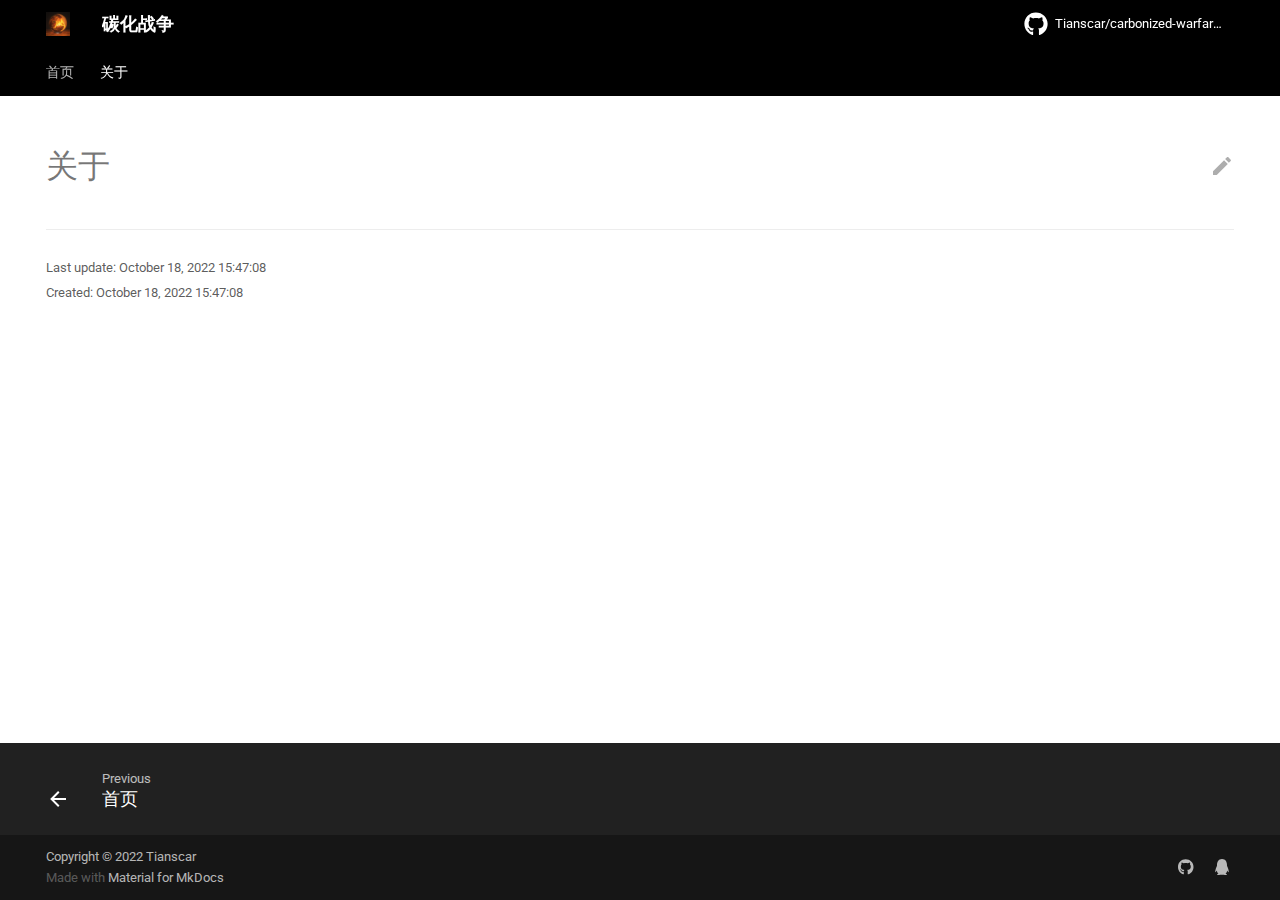
<file: site/about/index.html>
<!doctype html>
<html lang="en" class="no-js">
  <head>
    
      <meta charset="utf-8">
      <meta name="viewport" content="width=device-width,initial-scale=1">
      
      
      
        <link rel="canonical" href="https://carbonizedwf.tianscar.com/about/">
      
      <link rel="icon" href="../img/favicon.png">
      <meta name="generator" content="mkdocs-1.4.0, mkdocs-material-8.2.5">
    
    
      
        <title>关于 - 碳化战争</title>
      
    
    
      <link rel="stylesheet" href="../assets/stylesheets/main.2d9f7617.min.css">
      
        
        <link rel="stylesheet" href="../assets/stylesheets/palette.e6a45f82.min.css">
        
      
    
    
    
      
        
        
        <link rel="preconnect" href="https://fonts.gstatic.com" crossorigin>
        <link rel="stylesheet" href="https://fonts.googleapis.com/css?family=Roboto:300,300i,400,400i,700,700i%7CRoboto+Mono:400,400i,700,700i&display=fallback">
        <style>:root{--md-text-font:"Roboto";--md-code-font:"Roboto Mono"}</style>
      
    
    
      <link rel="stylesheet" href="../stylesheets/extra.css">
    
    <script>__md_scope=new URL("..",location),__md_get=(e,_=localStorage,t=__md_scope)=>JSON.parse(_.getItem(t.pathname+"."+e)),__md_set=(e,_,t=localStorage,a=__md_scope)=>{try{t.setItem(a.pathname+"."+e,JSON.stringify(_))}catch(e){}}</script>
    
      

    
    
  </head>
  
  
    
    
    
    
    
    <body dir="ltr" data-md-color-scheme="" data-md-color-primary="none" data-md-color-accent="none">
  
    
    
    <input class="md-toggle" data-md-toggle="drawer" type="checkbox" id="__drawer" autocomplete="off">
    <input class="md-toggle" data-md-toggle="search" type="checkbox" id="__search" autocomplete="off">
    <label class="md-overlay" for="__drawer"></label>
    <div data-md-component="skip">
      
    </div>
    <div data-md-component="announce">
      
    </div>
    
    
      

<header class="md-header" data-md-component="header">
  <nav class="md-header__inner md-grid" aria-label="Header">
    <a href=".." title="碳化战争" class="md-header__button md-logo" aria-label="碳化战争" data-md-component="logo">
      
  <img src="../img/favicon.png" alt="logo">

    </a>
    <label class="md-header__button md-icon" for="__drawer">
      <svg xmlns="http://www.w3.org/2000/svg" viewBox="0 0 24 24"><path d="M3 6h18v2H3V6m0 5h18v2H3v-2m0 5h18v2H3v-2z"/></svg>
    </label>
    <div class="md-header__title" data-md-component="header-title">
      <div class="md-header__ellipsis">
        <div class="md-header__topic">
          <span class="md-ellipsis">
            碳化战争
          </span>
        </div>
        <div class="md-header__topic" data-md-component="header-topic">
          <span class="md-ellipsis">
            
              关于
            
          </span>
        </div>
      </div>
    </div>
    
    
    
    
      <div class="md-header__source">
        <a href="https://github.com/Tianscar/carbonized-warfare-rwmod-wiki" title="Go to repository" class="md-source" data-md-component="source">
  <div class="md-source__icon md-icon">
    
    <svg xmlns="http://www.w3.org/2000/svg" viewBox="0 0 496 512"><!--! Font Awesome Free 6.0.0 by @fontawesome - https://fontawesome.com License - https://fontawesome.com/license/free (Icons: CC BY 4.0, Fonts: SIL OFL 1.1, Code: MIT License) Copyright 2022 Fonticons, Inc.--><path d="M165.9 397.4c0 2-2.3 3.6-5.2 3.6-3.3.3-5.6-1.3-5.6-3.6 0-2 2.3-3.6 5.2-3.6 3-.3 5.6 1.3 5.6 3.6zm-31.1-4.5c-.7 2 1.3 4.3 4.3 4.9 2.6 1 5.6 0 6.2-2s-1.3-4.3-4.3-5.2c-2.6-.7-5.5.3-6.2 2.3zm44.2-1.7c-2.9.7-4.9 2.6-4.6 4.9.3 2 2.9 3.3 5.9 2.6 2.9-.7 4.9-2.6 4.6-4.6-.3-1.9-3-3.2-5.9-2.9zM244.8 8C106.1 8 0 113.3 0 252c0 110.9 69.8 205.8 169.5 239.2 12.8 2.3 17.3-5.6 17.3-12.1 0-6.2-.3-40.4-.3-61.4 0 0-70 15-84.7-29.8 0 0-11.4-29.1-27.8-36.6 0 0-22.9-15.7 1.6-15.4 0 0 24.9 2 38.6 25.8 21.9 38.6 58.6 27.5 72.9 20.9 2.3-16 8.8-27.1 16-33.7-55.9-6.2-112.3-14.3-112.3-110.5 0-27.5 7.6-41.3 23.6-58.9-2.6-6.5-11.1-33.3 2.6-67.9 20.9-6.5 69 27 69 27 20-5.6 41.5-8.5 62.8-8.5s42.8 2.9 62.8 8.5c0 0 48.1-33.6 69-27 13.7 34.7 5.2 61.4 2.6 67.9 16 17.7 25.8 31.5 25.8 58.9 0 96.5-58.9 104.2-114.8 110.5 9.2 7.9 17 22.9 17 46.4 0 33.7-.3 75.4-.3 83.6 0 6.5 4.6 14.4 17.3 12.1C428.2 457.8 496 362.9 496 252 496 113.3 383.5 8 244.8 8zM97.2 352.9c-1.3 1-1 3.3.7 5.2 1.6 1.6 3.9 2.3 5.2 1 1.3-1 1-3.3-.7-5.2-1.6-1.6-3.9-2.3-5.2-1zm-10.8-8.1c-.7 1.3.3 2.9 2.3 3.9 1.6 1 3.6.7 4.3-.7.7-1.3-.3-2.9-2.3-3.9-2-.6-3.6-.3-4.3.7zm32.4 35.6c-1.6 1.3-1 4.3 1.3 6.2 2.3 2.3 5.2 2.6 6.5 1 1.3-1.3.7-4.3-1.3-6.2-2.2-2.3-5.2-2.6-6.5-1zm-11.4-14.7c-1.6 1-1.6 3.6 0 5.9 1.6 2.3 4.3 3.3 5.6 2.3 1.6-1.3 1.6-3.9 0-6.2-1.4-2.3-4-3.3-5.6-2z"/></svg>
  </div>
  <div class="md-source__repository">
    Tianscar/carbonized-warfare-rwmod-wiki
  </div>
</a>
      </div>
    
  </nav>
  
</header>
    
    <div class="md-container" data-md-component="container">
      
      
        
          
            
<nav class="md-tabs" aria-label="Tabs" data-md-component="tabs">
  <div class="md-tabs__inner md-grid">
    <ul class="md-tabs__list">
      
        
  
  


  <li class="md-tabs__item">
    <a href=".." class="md-tabs__link">
      首页
    </a>
  </li>

      
        
  
  
    
  


  <li class="md-tabs__item">
    <a href="./" class="md-tabs__link md-tabs__link--active">
      关于
    </a>
  </li>

      
    </ul>
  </div>
</nav>
          
        
      
      <main class="md-main" data-md-component="main">
        <div class="md-main__inner md-grid">
          
            
              
                
              
              <div class="md-sidebar md-sidebar--primary" data-md-component="sidebar" data-md-type="navigation" hidden>
                <div class="md-sidebar__scrollwrap">
                  <div class="md-sidebar__inner">
                    

  


<nav class="md-nav md-nav--primary md-nav--lifted" aria-label="Navigation" data-md-level="0">
  <label class="md-nav__title" for="__drawer">
    <a href=".." title="碳化战争" class="md-nav__button md-logo" aria-label="碳化战争" data-md-component="logo">
      
  <img src="../img/favicon.png" alt="logo">

    </a>
    碳化战争
  </label>
  
    <div class="md-nav__source">
      <a href="https://github.com/Tianscar/carbonized-warfare-rwmod-wiki" title="Go to repository" class="md-source" data-md-component="source">
  <div class="md-source__icon md-icon">
    
    <svg xmlns="http://www.w3.org/2000/svg" viewBox="0 0 496 512"><!--! Font Awesome Free 6.0.0 by @fontawesome - https://fontawesome.com License - https://fontawesome.com/license/free (Icons: CC BY 4.0, Fonts: SIL OFL 1.1, Code: MIT License) Copyright 2022 Fonticons, Inc.--><path d="M165.9 397.4c0 2-2.3 3.6-5.2 3.6-3.3.3-5.6-1.3-5.6-3.6 0-2 2.3-3.6 5.2-3.6 3-.3 5.6 1.3 5.6 3.6zm-31.1-4.5c-.7 2 1.3 4.3 4.3 4.9 2.6 1 5.6 0 6.2-2s-1.3-4.3-4.3-5.2c-2.6-.7-5.5.3-6.2 2.3zm44.2-1.7c-2.9.7-4.9 2.6-4.6 4.9.3 2 2.9 3.3 5.9 2.6 2.9-.7 4.9-2.6 4.6-4.6-.3-1.9-3-3.2-5.9-2.9zM244.8 8C106.1 8 0 113.3 0 252c0 110.9 69.8 205.8 169.5 239.2 12.8 2.3 17.3-5.6 17.3-12.1 0-6.2-.3-40.4-.3-61.4 0 0-70 15-84.7-29.8 0 0-11.4-29.1-27.8-36.6 0 0-22.9-15.7 1.6-15.4 0 0 24.9 2 38.6 25.8 21.9 38.6 58.6 27.5 72.9 20.9 2.3-16 8.8-27.1 16-33.7-55.9-6.2-112.3-14.3-112.3-110.5 0-27.5 7.6-41.3 23.6-58.9-2.6-6.5-11.1-33.3 2.6-67.9 20.9-6.5 69 27 69 27 20-5.6 41.5-8.5 62.8-8.5s42.8 2.9 62.8 8.5c0 0 48.1-33.6 69-27 13.7 34.7 5.2 61.4 2.6 67.9 16 17.7 25.8 31.5 25.8 58.9 0 96.5-58.9 104.2-114.8 110.5 9.2 7.9 17 22.9 17 46.4 0 33.7-.3 75.4-.3 83.6 0 6.5 4.6 14.4 17.3 12.1C428.2 457.8 496 362.9 496 252 496 113.3 383.5 8 244.8 8zM97.2 352.9c-1.3 1-1 3.3.7 5.2 1.6 1.6 3.9 2.3 5.2 1 1.3-1 1-3.3-.7-5.2-1.6-1.6-3.9-2.3-5.2-1zm-10.8-8.1c-.7 1.3.3 2.9 2.3 3.9 1.6 1 3.6.7 4.3-.7.7-1.3-.3-2.9-2.3-3.9-2-.6-3.6-.3-4.3.7zm32.4 35.6c-1.6 1.3-1 4.3 1.3 6.2 2.3 2.3 5.2 2.6 6.5 1 1.3-1.3.7-4.3-1.3-6.2-2.2-2.3-5.2-2.6-6.5-1zm-11.4-14.7c-1.6 1-1.6 3.6 0 5.9 1.6 2.3 4.3 3.3 5.6 2.3 1.6-1.3 1.6-3.9 0-6.2-1.4-2.3-4-3.3-5.6-2z"/></svg>
  </div>
  <div class="md-source__repository">
    Tianscar/carbonized-warfare-rwmod-wiki
  </div>
</a>
    </div>
  
  <ul class="md-nav__list" data-md-scrollfix>
    
      
      
      

  
  
  
    <li class="md-nav__item">
      <a href=".." class="md-nav__link">
        首页
      </a>
    </li>
  

    
      
      
      

  
  
    
  
  
    <li class="md-nav__item md-nav__item--active">
      
      <input class="md-nav__toggle md-toggle" data-md-toggle="toc" type="checkbox" id="__toc">
      
      
      
      <a href="./" class="md-nav__link md-nav__link--active">
        关于
      </a>
      
    </li>
  

    
  </ul>
</nav>
                  </div>
                </div>
              </div>
            
            
          
          <div class="md-content" data-md-component="content">
            <article class="md-content__inner md-typeset">
              
                
<a href="https://github.com/Tianscar/carbonized-warfare-rwmod-wiki/edit/master/docs/about.md" title="Edit this page" class="md-content__button md-icon">
  <svg xmlns="http://www.w3.org/2000/svg" viewBox="0 0 24 24"><path d="M20.71 7.04c.39-.39.39-1.04 0-1.41l-2.34-2.34c-.37-.39-1.02-.39-1.41 0l-1.84 1.83 3.75 3.75M3 17.25V21h3.75L17.81 9.93l-3.75-3.75L3 17.25z"/></svg>
</a>



  <h1>关于</h1>



  <hr>
<div class="md-source-file">
  <small>
    
      Last update:
      <span class="git-revision-date-localized-plugin git-revision-date-localized-plugin-datetime">October 18, 2022 15:47:08</span>
      
        <br>
        Created:
        <span class="git-revision-date-localized-plugin git-revision-date-localized-plugin-datetime">October 18, 2022 15:47:08</span>
      
    
  </small>
</div>

              
            </article>
          </div>
        </div>
        
          <a href="#" class="md-top md-icon" data-md-component="top" data-md-state="hidden">
            <svg xmlns="http://www.w3.org/2000/svg" viewBox="0 0 24 24"><path d="M13 20h-2V8l-5.5 5.5-1.42-1.42L12 4.16l7.92 7.92-1.42 1.42L13 8v12z"/></svg>
            Back to top
          </a>
        
      </main>
      
        <footer class="md-footer">
  
    <nav class="md-footer__inner md-grid" aria-label="Footer">
      
        
        <a href=".." class="md-footer__link md-footer__link--prev" aria-label="Previous: 首页" rel="prev">
          <div class="md-footer__button md-icon">
            <svg xmlns="http://www.w3.org/2000/svg" viewBox="0 0 24 24"><path d="M20 11v2H8l5.5 5.5-1.42 1.42L4.16 12l7.92-7.92L13.5 5.5 8 11h12z"/></svg>
          </div>
          <div class="md-footer__title">
            <div class="md-ellipsis">
              <span class="md-footer__direction">
                Previous
              </span>
              首页
            </div>
          </div>
        </a>
      
      
    </nav>
  
  <div class="md-footer-meta md-typeset">
    <div class="md-footer-meta__inner md-grid">
      <div class="md-copyright">
  
    <div class="md-copyright__highlight">
      Copyright &copy; 2022 Tianscar
    </div>
  
  
    Made with
    <a href="https://squidfunk.github.io/mkdocs-material/" target="_blank" rel="noopener">
      Material for MkDocs
    </a>
  
</div>
      
        <div class="md-social">
  
    
    
      
      
    
    <a href="https://github.com/AnsdoShip/carbonized-warfare-rwmod" target="_blank" rel="noopener" title="github.com" class="md-social__link">
      <svg xmlns="http://www.w3.org/2000/svg" viewBox="0 0 496 512"><!--! Font Awesome Free 6.0.0 by @fontawesome - https://fontawesome.com License - https://fontawesome.com/license/free (Icons: CC BY 4.0, Fonts: SIL OFL 1.1, Code: MIT License) Copyright 2022 Fonticons, Inc.--><path d="M165.9 397.4c0 2-2.3 3.6-5.2 3.6-3.3.3-5.6-1.3-5.6-3.6 0-2 2.3-3.6 5.2-3.6 3-.3 5.6 1.3 5.6 3.6zm-31.1-4.5c-.7 2 1.3 4.3 4.3 4.9 2.6 1 5.6 0 6.2-2s-1.3-4.3-4.3-5.2c-2.6-.7-5.5.3-6.2 2.3zm44.2-1.7c-2.9.7-4.9 2.6-4.6 4.9.3 2 2.9 3.3 5.9 2.6 2.9-.7 4.9-2.6 4.6-4.6-.3-1.9-3-3.2-5.9-2.9zM244.8 8C106.1 8 0 113.3 0 252c0 110.9 69.8 205.8 169.5 239.2 12.8 2.3 17.3-5.6 17.3-12.1 0-6.2-.3-40.4-.3-61.4 0 0-70 15-84.7-29.8 0 0-11.4-29.1-27.8-36.6 0 0-22.9-15.7 1.6-15.4 0 0 24.9 2 38.6 25.8 21.9 38.6 58.6 27.5 72.9 20.9 2.3-16 8.8-27.1 16-33.7-55.9-6.2-112.3-14.3-112.3-110.5 0-27.5 7.6-41.3 23.6-58.9-2.6-6.5-11.1-33.3 2.6-67.9 20.9-6.5 69 27 69 27 20-5.6 41.5-8.5 62.8-8.5s42.8 2.9 62.8 8.5c0 0 48.1-33.6 69-27 13.7 34.7 5.2 61.4 2.6 67.9 16 17.7 25.8 31.5 25.8 58.9 0 96.5-58.9 104.2-114.8 110.5 9.2 7.9 17 22.9 17 46.4 0 33.7-.3 75.4-.3 83.6 0 6.5 4.6 14.4 17.3 12.1C428.2 457.8 496 362.9 496 252 496 113.3 383.5 8 244.8 8zM97.2 352.9c-1.3 1-1 3.3.7 5.2 1.6 1.6 3.9 2.3 5.2 1 1.3-1 1-3.3-.7-5.2-1.6-1.6-3.9-2.3-5.2-1zm-10.8-8.1c-.7 1.3.3 2.9 2.3 3.9 1.6 1 3.6.7 4.3-.7.7-1.3-.3-2.9-2.3-3.9-2-.6-3.6-.3-4.3.7zm32.4 35.6c-1.6 1.3-1 4.3 1.3 6.2 2.3 2.3 5.2 2.6 6.5 1 1.3-1.3.7-4.3-1.3-6.2-2.2-2.3-5.2-2.6-6.5-1zm-11.4-14.7c-1.6 1-1.6 3.6 0 5.9 1.6 2.3 4.3 3.3 5.6 2.3 1.6-1.3 1.6-3.9 0-6.2-1.4-2.3-4-3.3-5.6-2z"/></svg>
    </a>
  
    
    
      
      
    
    <a href="https://jq.qq.com/?_wv=1027&k=hBJ2q7ti" target="_blank" rel="noopener" title="jq.qq.com" class="md-social__link">
      <svg xmlns="http://www.w3.org/2000/svg" viewBox="0 0 448 512"><!--! Font Awesome Free 6.0.0 by @fontawesome - https://fontawesome.com License - https://fontawesome.com/license/free (Icons: CC BY 4.0, Fonts: SIL OFL 1.1, Code: MIT License) Copyright 2022 Fonticons, Inc.--><path d="M433.754 420.445c-11.526 1.393-44.86-52.741-44.86-52.741 0 31.345-16.136 72.247-51.051 101.786 16.842 5.192 54.843 19.167 45.803 34.421-7.316 12.343-125.51 7.881-159.632 4.037-34.122 3.844-152.316 8.306-159.632-4.037-9.045-15.25 28.918-29.214 45.783-34.415-34.92-29.539-51.059-70.445-51.059-101.792 0 0-33.334 54.134-44.859 52.741-5.37-.65-12.424-29.644 9.347-99.704 10.261-33.024 21.995-60.478 40.144-105.779C60.683 98.063 108.982.006 224 0c113.737.006 163.156 96.133 160.264 214.963 18.118 45.223 29.912 72.85 40.144 105.778 21.768 70.06 14.716 99.053 9.346 99.704z"/></svg>
    </a>
  
</div>
      
    </div>
  </div>
</footer>
      
    </div>
    <div class="md-dialog" data-md-component="dialog">
      <div class="md-dialog__inner md-typeset"></div>
    </div>
    <script id="__config" type="application/json">{"base": "..", "features": ["navigation.tabs", "navigation.expand", "navigation.indexes", "navigation.top"], "search": "../assets/javascripts/workers/search.bd0b6b67.min.js", "translations": {"clipboard.copied": "Copied to clipboard", "clipboard.copy": "Copy to clipboard", "search.config.lang": "en", "search.config.pipeline": "trimmer, stopWordFilter", "search.config.separator": "[\\s\\-]+", "search.placeholder": "Search", "search.result.more.one": "1 more on this page", "search.result.more.other": "# more on this page", "search.result.none": "No matching documents", "search.result.one": "1 matching document", "search.result.other": "# matching documents", "search.result.placeholder": "Type to start searching", "search.result.term.missing": "Missing", "select.version.title": "Select version"}}</script>
    
    
      <script src="../assets/javascripts/bundle.467223ff.min.js"></script>
      
    
  </body>
</html>
</file>
<file: stylesheets/extra.css>
* {
  --md-primary-fg-color:        darkred;
  --md-accent-fg-color:         blue;
  --md-typeset-a-color:         indigo;
}

.md-main {
  background-image:url('../img/metal.png');
}

.md-main__inner {
  background-color: rgba(255,255,255,0.8);
}
</file>
<file: site/stylesheets/extra.css>
* {
  --md-primary-fg-color:        #000000;
  --md-accent-fg-color:         #FF0000;
}
</file>
<file: assets/stylesheets/main.2d9f7617.min.css>
@charset "UTF-8";html{-webkit-text-size-adjust:none;-moz-text-size-adjust:none;-ms-text-size-adjust:none;text-size-adjust:none;box-sizing:border-box}*,:after,:before{box-sizing:inherit}@media (prefers-reduced-motion){*,:after,:before{transition:none!important}}body{margin:0}a,button,input,label{-webkit-tap-highlight-color:transparent}a{color:inherit;text-decoration:none}hr{border:0;box-sizing:content-box;display:block;height:.05rem;overflow:visible;padding:0}small{font-size:80%}sub,sup{line-height:1em}img{border-style:none}table{border-collapse:separate;border-spacing:0}td,th{font-weight:400;vertical-align:top}button{background:transparent;border:0;font-family:inherit;font-size:inherit;margin:0;padding:0}input{border:0;outline:none}:root{--md-default-fg-color:rgba(0,0,0,.87);--md-default-fg-color--light:rgba(0,0,0,.54);--md-default-fg-color--lighter:rgba(0,0,0,.32);--md-default-fg-color--lightest:rgba(0,0,0,.07);--md-default-bg-color:#fff;--md-default-bg-color--light:hsla(0,0%,100%,.7);--md-default-bg-color--lighter:hsla(0,0%,100%,.3);--md-default-bg-color--lightest:hsla(0,0%,100%,.12);--md-primary-fg-color:#4051b5;--md-primary-fg-color--light:#5d6cc0;--md-primary-fg-color--dark:#303fa1;--md-primary-bg-color:#fff;--md-primary-bg-color--light:hsla(0,0%,100%,.7);--md-accent-fg-color:#526cfe;--md-accent-fg-color--transparent:rgba(82,108,254,.1);--md-accent-bg-color:#fff;--md-accent-bg-color--light:hsla(0,0%,100%,.7);--md-shadow-z1:0 0.2rem 0.5rem rgba(0,0,0,.05),0 0 0.05rem rgba(0,0,0,.1);--md-shadow-z2:0 0.2rem 0.5rem rgba(0,0,0,.1),0 0 0.05rem rgba(0,0,0,.25);--md-shadow-z3:0 0.2rem 0.5rem rgba(0,0,0,.2),0 0 0.05rem rgba(0,0,0,.35)}:root>*{--md-code-fg-color:#36464e;--md-code-bg-color:#f5f5f5;--md-code-hl-color:rgba(255,255,0,.5);--md-code-hl-number-color:#d52a2a;--md-code-hl-special-color:#db1457;--md-code-hl-function-color:#a846b9;--md-code-hl-constant-color:#6e59d9;--md-code-hl-keyword-color:#3f6ec6;--md-code-hl-string-color:#1c7d4d;--md-code-hl-name-color:var(--md-code-fg-color);--md-code-hl-operator-color:var(--md-default-fg-color--light);--md-code-hl-punctuation-color:var(--md-default-fg-color--light);--md-code-hl-comment-color:var(--md-default-fg-color--light);--md-code-hl-generic-color:var(--md-default-fg-color--light);--md-code-hl-variable-color:var(--md-default-fg-color--light);--md-typeset-color:var(--md-default-fg-color);--md-typeset-a-color:var(--md-primary-fg-color);--md-typeset-mark-color:rgba(255,255,0,.5);--md-typeset-del-color:rgba(245,80,61,.15);--md-typeset-ins-color:rgba(11,213,112,.15);--md-typeset-kbd-color:#fafafa;--md-typeset-kbd-accent-color:#fff;--md-typeset-kbd-border-color:#b8b8b8;--md-typeset-table-color:rgba(0,0,0,.12);--md-admonition-fg-color:var(--md-default-fg-color);--md-admonition-bg-color:var(--md-default-bg-color);--md-footer-fg-color:#fff;--md-footer-fg-color--light:hsla(0,0%,100%,.7);--md-footer-fg-color--lighter:hsla(0,0%,100%,.3);--md-footer-bg-color:rgba(0,0,0,.87);--md-footer-bg-color--dark:rgba(0,0,0,.32)}.md-icon svg{fill:currentcolor;display:block;height:1.2rem;width:1.2rem}body{-webkit-font-smoothing:antialiased;-moz-osx-font-smoothing:grayscale;--md-text-font-family:var(--md-text-font,_),-apple-system,BlinkMacSystemFont,Helvetica,Arial,sans-serif;--md-code-font-family:var(--md-code-font,_),SFMono-Regular,Consolas,Menlo,monospace}body,input{font-feature-settings:"kern","liga";font-family:var(--md-text-font-family)}body,code,input,kbd,pre{color:var(--md-typeset-color)}code,kbd,pre{font-feature-settings:"kern";font-family:var(--md-code-font-family)}:root{--md-typeset-table-sort-icon:url('data:image/svg+xml;charset=utf-8,<svg xmlns="http://www.w3.org/2000/svg" viewBox="0 0 24 24"><path d="m18 21-4-4h3V7h-3l4-4 4 4h-3v10h3M2 19v-2h10v2M2 13v-2h7v2M2 7V5h4v2H2z"/></svg>');--md-typeset-table-sort-icon--asc:url('data:image/svg+xml;charset=utf-8,<svg xmlns="http://www.w3.org/2000/svg" viewBox="0 0 24 24"><path d="M19 17h3l-4 4-4-4h3V3h2M2 17h10v2H2M6 5v2H2V5m0 6h7v2H2v-2z"/></svg>');--md-typeset-table-sort-icon--desc:url('data:image/svg+xml;charset=utf-8,<svg xmlns="http://www.w3.org/2000/svg" viewBox="0 0 24 24"><path d="M19 7h3l-4-4-4 4h3v14h2M2 17h10v2H2M6 5v2H2V5m0 6h7v2H2v-2z"/></svg>')}.md-typeset{-webkit-print-color-adjust:exact;color-adjust:exact;font-size:.8rem;line-height:1.6}@media print{.md-typeset{font-size:.68rem}}.md-typeset blockquote,.md-typeset dl,.md-typeset figure,.md-typeset ol,.md-typeset pre,.md-typeset ul{margin-bottom:1em;margin-top:1em}.md-typeset h1{color:var(--md-default-fg-color--light);font-size:2em;line-height:1.3;margin:0 0 1.25em}.md-typeset h1,.md-typeset h2{font-weight:300;letter-spacing:-.01em}.md-typeset h2{font-size:1.5625em;line-height:1.4;margin:1.6em 0 .64em}.md-typeset h3{font-size:1.25em;font-weight:400;letter-spacing:-.01em;line-height:1.5;margin:1.6em 0 .8em}.md-typeset h2+h3{margin-top:.8em}.md-typeset h4{font-weight:700;letter-spacing:-.01em;margin:1em 0}.md-typeset h5,.md-typeset h6{color:var(--md-default-fg-color--light);font-size:.8em;font-weight:700;letter-spacing:-.01em;margin:1.25em 0}.md-typeset h5{text-transform:uppercase}.md-typeset hr{border-bottom:.05rem solid var(--md-default-fg-color--lightest);display:flow-root;margin:1.5em 0}.md-typeset a{color:var(--md-typeset-a-color);word-break:break-word}.md-typeset a,.md-typeset a:before{transition:color 125ms}.md-typeset a:focus,.md-typeset a:hover{color:var(--md-accent-fg-color)}.md-typeset a.focus-visible{outline-color:var(--md-accent-fg-color);outline-offset:.2rem}.md-typeset code,.md-typeset kbd,.md-typeset pre{color:var(--md-code-fg-color);direction:ltr}@media print{.md-typeset code,.md-typeset kbd,.md-typeset pre{white-space:pre-wrap}}.md-typeset code{background-color:var(--md-code-bg-color);border-radius:.1rem;-webkit-box-decoration-break:clone;box-decoration-break:clone;font-size:.85em;padding:0 .2941176471em;word-break:break-word}.md-typeset code:not(.focus-visible){-webkit-tap-highlight-color:transparent;outline:none}.md-typeset a code{color:currentcolor}.md-typeset pre{display:flow-root;line-height:1.4;position:relative}.md-typeset pre>code{-webkit-box-decoration-break:slice;box-decoration-break:slice;box-shadow:none;display:block;margin:0;outline-color:var(--md-accent-fg-color);overflow:auto;padding:.7720588235em 1.1764705882em;scrollbar-color:var(--md-default-fg-color--lighter) transparent;scrollbar-width:thin;touch-action:auto;word-break:normal}.md-typeset pre>code:hover{scrollbar-color:var(--md-accent-fg-color) transparent}.md-typeset pre>code::-webkit-scrollbar{height:.2rem;width:.2rem}.md-typeset pre>code::-webkit-scrollbar-thumb{background-color:var(--md-default-fg-color--lighter)}.md-typeset pre>code::-webkit-scrollbar-thumb:hover{background-color:var(--md-accent-fg-color)}.md-typeset kbd{background-color:var(--md-typeset-kbd-color);border-radius:.1rem;box-shadow:0 .1rem 0 .05rem var(--md-typeset-kbd-border-color),0 .1rem 0 var(--md-typeset-kbd-border-color),0 -.1rem .2rem var(--md-typeset-kbd-accent-color) inset;color:var(--md-default-fg-color);display:inline-block;font-size:.75em;padding:0 .6666666667em;vertical-align:text-top;word-break:break-word}.md-typeset mark{background-color:var(--md-typeset-mark-color);-webkit-box-decoration-break:clone;box-decoration-break:clone;color:inherit;word-break:break-word}.md-typeset abbr{border-bottom:.05rem dotted var(--md-default-fg-color--light);cursor:help;text-decoration:none}@media (hover:none){.md-typeset abbr{position:relative}.md-typeset abbr[title]:-webkit-any(:focus,:hover):after{background-color:var(--md-default-fg-color);border-radius:.1rem;box-shadow:var(--md-shadow-z3);color:var(--md-default-bg-color);content:attr(title);display:inline-block;font-size:.7rem;margin-top:2em;max-width:80%;min-width:-webkit-max-content;min-width:max-content;padding:.2rem .3rem;position:absolute;width:auto}.md-typeset abbr[title]:-moz-any(:focus,:hover):after{background-color:var(--md-default-fg-color);border-radius:.1rem;box-shadow:var(--md-shadow-z3);color:var(--md-default-bg-color);content:attr(title);display:inline-block;font-size:.7rem;margin-top:2em;max-width:80%;min-width:-moz-max-content;min-width:max-content;padding:.2rem .3rem;position:absolute;width:auto}[dir=ltr] .md-typeset abbr[title]:-webkit-any(:focus,:hover):after{left:0}[dir=ltr] .md-typeset abbr[title]:-moz-any(:focus,:hover):after{left:0}[dir=ltr] .md-typeset abbr[title]:is(:focus,:hover):after{left:0}[dir=rtl] .md-typeset abbr[title]:-webkit-any(:focus,:hover):after{right:0}[dir=rtl] .md-typeset abbr[title]:-moz-any(:focus,:hover):after{right:0}[dir=rtl] .md-typeset abbr[title]:is(:focus,:hover):after{right:0}.md-typeset abbr[title]:is(:focus,:hover):after{background-color:var(--md-default-fg-color);border-radius:.1rem;box-shadow:var(--md-shadow-z3);color:var(--md-default-bg-color);content:attr(title);display:inline-block;font-size:.7rem;margin-top:2em;max-width:80%;min-width:-webkit-max-content;min-width:-moz-max-content;min-width:max-content;padding:.2rem .3rem;position:absolute;width:auto}}.md-typeset small{opacity:.75}[dir=ltr] .md-typeset sub,[dir=ltr] .md-typeset sup{margin-left:.078125em}[dir=rtl] .md-typeset sub,[dir=rtl] .md-typeset sup{margin-right:.078125em}[dir=ltr] .md-typeset blockquote{padding-left:.6rem}[dir=rtl] .md-typeset blockquote{padding-right:.6rem}[dir=ltr] .md-typeset blockquote{border-left:.2rem solid var(--md-default-fg-color--lighter)}[dir=rtl] .md-typeset blockquote{border-right:.2rem solid var(--md-default-fg-color--lighter)}.md-typeset blockquote{color:var(--md-default-fg-color--light);margin-left:0;margin-right:0}.md-typeset ul{list-style-type:disc}[dir=ltr] .md-typeset ol,[dir=ltr] .md-typeset ul{margin-left:.625em}[dir=rtl] .md-typeset ol,[dir=rtl] .md-typeset ul{margin-right:.625em}.md-typeset ol,.md-typeset ul{padding:0}.md-typeset ol:not([hidden]),.md-typeset ul:not([hidden]){display:flow-root}.md-typeset ol ol,.md-typeset ul ol{list-style-type:lower-alpha}.md-typeset ol ol ol,.md-typeset ul ol ol{list-style-type:lower-roman}[dir=ltr] .md-typeset ol li,[dir=ltr] .md-typeset ul li{margin-left:1.25em}[dir=rtl] .md-typeset ol li,[dir=rtl] .md-typeset ul li{margin-right:1.25em}.md-typeset ol li,.md-typeset ul li{margin-bottom:.5em}.md-typeset ol li blockquote,.md-typeset ol li p,.md-typeset ul li blockquote,.md-typeset ul li p{margin:.5em 0}.md-typeset ol li:last-child,.md-typeset ul li:last-child{margin-bottom:0}.md-typeset ol li :-webkit-any(ul,ol),.md-typeset ul li :-webkit-any(ul,ol){margin-bottom:.5em;margin-top:.5em}.md-typeset ol li :-moz-any(ul,ol),.md-typeset ul li :-moz-any(ul,ol){margin-bottom:.5em;margin-top:.5em}[dir=ltr] .md-typeset ol li :-webkit-any(ul,ol),[dir=ltr] .md-typeset ul li :-webkit-any(ul,ol){margin-left:.625em}[dir=ltr] .md-typeset ol li :-moz-any(ul,ol),[dir=ltr] .md-typeset ul li :-moz-any(ul,ol){margin-left:.625em}[dir=ltr] .md-typeset ol li :is(ul,ol),[dir=ltr] .md-typeset ul li :is(ul,ol){margin-left:.625em}[dir=rtl] .md-typeset ol li :-webkit-any(ul,ol),[dir=rtl] .md-typeset ul li :-webkit-any(ul,ol){margin-right:.625em}[dir=rtl] .md-typeset ol li :-moz-any(ul,ol),[dir=rtl] .md-typeset ul li :-moz-any(ul,ol){margin-right:.625em}[dir=rtl] .md-typeset ol li :is(ul,ol),[dir=rtl] .md-typeset ul li :is(ul,ol){margin-right:.625em}.md-typeset ol li :is(ul,ol),.md-typeset ul li :is(ul,ol){margin-bottom:.5em;margin-top:.5em}[dir=ltr] .md-typeset dd{margin-left:1.875em}[dir=rtl] .md-typeset dd{margin-right:1.875em}.md-typeset dd{margin-bottom:1.5em;margin-top:1em}.md-typeset img,.md-typeset svg{height:auto;max-width:100%}.md-typeset img[align=left],.md-typeset svg[align=left]{margin:1em 1em 1em 0}.md-typeset img[align=right],.md-typeset svg[align=right]{margin:1em 0 1em 1em}.md-typeset img[align]:only-child,.md-typeset svg[align]:only-child{margin-top:0}.md-typeset img[src$="#only-dark"]{display:none}.md-typeset figure{display:flow-root;margin:1em auto;max-width:100%;text-align:center;width:-webkit-fit-content;width:-moz-fit-content;width:fit-content}.md-typeset figure img{display:block}.md-typeset figcaption{font-style:italic;margin:1em auto;max-width:24rem}.md-typeset iframe{max-width:100%}.md-typeset table:not([class]){background-color:var(--md-default-bg-color);border:.05rem solid var(--md-typeset-table-color);border-radius:.1rem;display:inline-block;font-size:.64rem;max-width:100%;overflow:auto;touch-action:auto}@media print{.md-typeset table:not([class]){display:table}}.md-typeset table:not([class])+*{margin-top:1.5em}.md-typeset table:not([class]) :-webkit-any(th,td)>:first-child{margin-top:0}.md-typeset table:not([class]) :-moz-any(th,td)>:first-child{margin-top:0}.md-typeset table:not([class]) :is(th,td)>:first-child{margin-top:0}.md-typeset table:not([class]) :-webkit-any(th,td)>:last-child{margin-bottom:0}.md-typeset table:not([class]) :-moz-any(th,td)>:last-child{margin-bottom:0}.md-typeset table:not([class]) :is(th,td)>:last-child{margin-bottom:0}.md-typeset table:not([class]) :-webkit-any(th,td):not([align]){text-align:left}.md-typeset table:not([class]) :-moz-any(th,td):not([align]){text-align:left}.md-typeset table:not([class]) :is(th,td):not([align]){text-align:left}[dir=rtl] .md-typeset table:not([class]) :-webkit-any(th,td):not([align]){text-align:right}[dir=rtl] .md-typeset table:not([class]) :-moz-any(th,td):not([align]){text-align:right}[dir=rtl] .md-typeset table:not([class]) :is(th,td):not([align]){text-align:right}.md-typeset table:not([class]) th{font-weight:700;min-width:5rem;padding:.9375em 1.25em;vertical-align:top}.md-typeset table:not([class]) th a{color:inherit}.md-typeset table:not([class]) td{border-top:.05rem solid var(--md-typeset-table-color);padding:.9375em 1.25em;vertical-align:top}.md-typeset table:not([class]) tbody tr{transition:background-color 125ms}.md-typeset table:not([class]) tbody tr:hover{background-color:rgba(0,0,0,.035);box-shadow:0 .05rem 0 var(--md-default-bg-color) inset}.md-typeset table:not([class]) a{word-break:normal}.md-typeset table th[role=columnheader]{cursor:pointer}[dir=ltr] .md-typeset table th[role=columnheader]:after{margin-left:.5em}[dir=rtl] .md-typeset table th[role=columnheader]:after{margin-right:.5em}.md-typeset table th[role=columnheader]:after{content:"";display:inline-block;height:1.2em;-webkit-mask-image:var(--md-typeset-table-sort-icon);mask-image:var(--md-typeset-table-sort-icon);-webkit-mask-repeat:no-repeat;mask-repeat:no-repeat;-webkit-mask-size:contain;mask-size:contain;transition:background-color 125ms;vertical-align:text-bottom;width:1.2em}.md-typeset table th[role=columnheader]:hover:after{background-color:var(--md-default-fg-color--lighter)}.md-typeset table th[role=columnheader][aria-sort=ascending]:after{background-color:var(--md-default-fg-color--light);-webkit-mask-image:var(--md-typeset-table-sort-icon--asc);mask-image:var(--md-typeset-table-sort-icon--asc)}.md-typeset table th[role=columnheader][aria-sort=descending]:after{background-color:var(--md-default-fg-color--light);-webkit-mask-image:var(--md-typeset-table-sort-icon--desc);mask-image:var(--md-typeset-table-sort-icon--desc)}.md-typeset__scrollwrap{margin:1em -.8rem;overflow-x:auto;touch-action:auto}.md-typeset__table{display:inline-block;margin-bottom:.5em;padding:0 .8rem}@media print{.md-typeset__table{display:block}}html .md-typeset__table table{display:table;margin:0;overflow:hidden;width:100%}@media screen and (max-width:44.9375em){.md-content__inner>pre{margin:1em -.8rem}.md-content__inner>pre code{border-radius:0}}.md-banner{background-color:var(--md-footer-bg-color);color:var(--md-footer-fg-color);overflow:auto}@media print{.md-banner{display:none}}.md-banner--warning{background:var(--md-typeset-mark-color);color:var(--md-default-fg-color)}.md-banner__inner{font-size:.7rem;margin:.6rem auto;padding:0 .8rem}html{font-size:125%;height:100%;overflow-x:hidden}@media screen and (min-width:100em){html{font-size:137.5%}}@media screen and (min-width:125em){html{font-size:150%}}body{background-color:var(--md-default-bg-color);display:flex;flex-direction:column;font-size:.5rem;min-height:100%;position:relative;width:100%}@media print{body{display:block}}@media screen and (max-width:59.9375em){body[data-md-state=lock]{position:fixed}}.md-grid{margin-left:auto;margin-right:auto;max-width:61rem}.md-container{display:flex;flex-direction:column;flex-grow:1}@media print{.md-container{display:block}}.md-main{flex-grow:1}.md-main__inner{display:flex;height:100%;margin-top:1.5rem}.md-ellipsis{overflow:hidden;text-overflow:ellipsis;white-space:nowrap}.md-toggle{display:none}.md-option{height:0;opacity:0;position:absolute;width:0}.md-option:checked+label:not([hidden]){display:block}.md-option.focus-visible+label{outline-color:var(--md-accent-fg-color);outline-style:auto}.md-skip{background-color:var(--md-default-fg-color);border-radius:.1rem;color:var(--md-default-bg-color);font-size:.64rem;margin:.5rem;opacity:0;outline-color:var(--md-accent-fg-color);padding:.3rem .5rem;position:fixed;transform:translateY(.4rem);z-index:-1}.md-skip:focus{opacity:1;transform:translateY(0);transition:transform .25s cubic-bezier(.4,0,.2,1),opacity 175ms 75ms;z-index:10}@page{margin:25mm}:root{--md-clipboard-icon:url('data:image/svg+xml;charset=utf-8,<svg xmlns="http://www.w3.org/2000/svg" viewBox="0 0 24 24"><path d="M19 21H8V7h11m0-2H8a2 2 0 0 0-2 2v14a2 2 0 0 0 2 2h11a2 2 0 0 0 2-2V7a2 2 0 0 0-2-2m-3-4H4a2 2 0 0 0-2 2v14h2V3h12V1z"/></svg>')}.md-clipboard{border-radius:.1rem;color:var(--md-default-fg-color--lightest);cursor:pointer;height:1.5em;outline-color:var(--md-accent-fg-color);outline-offset:.1rem;position:absolute;right:.5em;top:.5em;transition:color .25s;width:1.5em;z-index:1}@media print{.md-clipboard{display:none}}.md-clipboard:not(.focus-visible){-webkit-tap-highlight-color:transparent;outline:none}:hover>.md-clipboard{color:var(--md-default-fg-color--light)}.md-clipboard:-webkit-any(:focus,:hover){color:var(--md-accent-fg-color)}.md-clipboard:-moz-any(:focus,:hover){color:var(--md-accent-fg-color)}.md-clipboard:is(:focus,:hover){color:var(--md-accent-fg-color)}.md-clipboard:after{background-color:currentcolor;content:"";display:block;height:1.125em;margin:0 auto;-webkit-mask-image:var(--md-clipboard-icon);mask-image:var(--md-clipboard-icon);-webkit-mask-repeat:no-repeat;mask-repeat:no-repeat;-webkit-mask-size:contain;mask-size:contain;width:1.125em}.md-clipboard--inline{cursor:pointer}.md-clipboard--inline code{transition:color .25s,background-color .25s}.md-clipboard--inline:-webkit-any(:focus,:hover) code{background-color:var(--md-accent-fg-color--transparent);color:var(--md-accent-fg-color)}.md-clipboard--inline:-moz-any(:focus,:hover) code{background-color:var(--md-accent-fg-color--transparent);color:var(--md-accent-fg-color)}.md-clipboard--inline:is(:focus,:hover) code{background-color:var(--md-accent-fg-color--transparent);color:var(--md-accent-fg-color)}.md-content{flex-grow:1;min-width:0}.md-content__inner{margin:0 .8rem 1.2rem;padding-top:.6rem}@media screen and (min-width:76.25em){[dir=ltr] .md-sidebar--primary:not([hidden])~.md-content>.md-content__inner{margin-left:1.2rem}[dir=rtl] .md-sidebar--primary:not([hidden])~.md-content>.md-content__inner{margin-right:1.2rem}[dir=ltr] .md-sidebar--secondary:not([hidden])~.md-content>.md-content__inner{margin-right:1.2rem}[dir=rtl] .md-sidebar--secondary:not([hidden])~.md-content>.md-content__inner{margin-left:1.2rem}}.md-content__inner:before{content:"";display:block;height:.4rem}.md-content__inner>:last-child{margin-bottom:0}[dir=ltr] .md-content__button{margin-left:.4rem}[dir=rtl] .md-content__button{margin-right:.4rem}.md-content__button{float:right;margin:.4rem 0;padding:0}@media print{.md-content__button{display:none}}[dir=rtl] .md-content__button{float:left}.md-typeset .md-content__button{color:var(--md-default-fg-color--lighter)}.md-content__button svg{display:inline;vertical-align:top}[dir=rtl] .md-content__button svg{transform:scaleX(-1)}[dir=ltr] .md-dialog{right:.8rem}[dir=rtl] .md-dialog{left:.8rem}.md-dialog{background-color:var(--md-default-fg-color);border-radius:.1rem;bottom:.8rem;box-shadow:var(--md-shadow-z3);min-width:11.1rem;opacity:0;padding:.4rem .6rem;pointer-events:none;position:fixed;transform:translateY(100%);transition:transform 0ms .4s,opacity .4s;z-index:4}@media print{.md-dialog{display:none}}.md-dialog[data-md-state=open]{opacity:1;pointer-events:auto;transform:translateY(0);transition:transform .4s cubic-bezier(.075,.85,.175,1),opacity .4s}.md-dialog__inner{color:var(--md-default-bg-color);font-size:.7rem}.md-footer{background-color:var(--md-footer-bg-color);color:var(--md-footer-fg-color)}@media print{.md-footer{display:none}}.md-footer__inner{display:flex;justify-content:space-between;overflow:auto;padding:.2rem}.md-footer__link{display:flex;flex-grow:0.01;outline-color:var(--md-accent-fg-color);overflow:hidden;padding-bottom:.4rem;padding-top:1.4rem;transition:opacity .25s}.md-footer__link:-webkit-any(:focus,:hover){opacity:.7}.md-footer__link:-moz-any(:focus,:hover){opacity:.7}.md-footer__link:is(:focus,:hover){opacity:.7}[dir=rtl] .md-footer__link svg{transform:scaleX(-1)}@media screen and (max-width:44.9375em){.md-footer__link--prev .md-footer__title{display:none}}[dir=ltr] .md-footer__link--next{margin-left:auto}[dir=rtl] .md-footer__link--next{margin-right:auto}.md-footer__link--next{text-align:right}[dir=rtl] .md-footer__link--next{text-align:left}.md-footer__title{flex-grow:1;font-size:.9rem;line-height:2.4rem;max-width:calc(100% - 2.4rem);padding:0 1rem;position:relative}.md-footer__button{margin:.2rem;padding:.4rem}.md-footer__direction{font-size:.64rem;left:0;margin-top:-1rem;opacity:.7;padding:0 1rem;position:absolute;right:0}.md-footer-meta{background-color:var(--md-footer-bg-color--dark)}.md-footer-meta__inner{display:flex;flex-wrap:wrap;justify-content:space-between;padding:.2rem}html .md-footer-meta.md-typeset a{color:var(--md-footer-fg-color--light)}html .md-footer-meta.md-typeset a:-webkit-any(:focus,:hover){color:var(--md-footer-fg-color)}html .md-footer-meta.md-typeset a:-moz-any(:focus,:hover){color:var(--md-footer-fg-color)}html .md-footer-meta.md-typeset a:is(:focus,:hover){color:var(--md-footer-fg-color)}.md-copyright{color:var(--md-footer-fg-color--lighter);font-size:.64rem;margin:auto .6rem;padding:.4rem 0;width:100%}@media screen and (min-width:45em){.md-copyright{width:auto}}.md-copyright__highlight{color:var(--md-footer-fg-color--light)}.md-social{margin:0 .4rem;padding:.2rem 0 .6rem}@media screen and (min-width:45em){.md-social{padding:.6rem 0}}.md-social__link{display:inline-block;height:1.6rem;text-align:center;width:1.6rem}.md-social__link:before{line-height:1.9}.md-social__link svg{fill:currentcolor;max-height:.8rem;vertical-align:-25%}.md-typeset .md-button{border:.1rem solid;border-radius:.1rem;color:var(--md-primary-fg-color);cursor:pointer;display:inline-block;font-weight:700;padding:.625em 2em;transition:color 125ms,background-color 125ms,border-color 125ms}.md-typeset .md-button--primary{background-color:var(--md-primary-fg-color);border-color:var(--md-primary-fg-color);color:var(--md-primary-bg-color)}.md-typeset .md-button:-webkit-any(:focus,:hover){background-color:var(--md-accent-fg-color);border-color:var(--md-accent-fg-color);color:var(--md-accent-bg-color)}.md-typeset .md-button:-moz-any(:focus,:hover){background-color:var(--md-accent-fg-color);border-color:var(--md-accent-fg-color);color:var(--md-accent-bg-color)}.md-typeset .md-button:is(:focus,:hover){background-color:var(--md-accent-fg-color);border-color:var(--md-accent-fg-color);color:var(--md-accent-bg-color)}[dir=ltr] .md-typeset .md-input{border-top-left-radius:.1rem}[dir=rtl] .md-typeset .md-input{border-top-right-radius:.1rem}[dir=ltr] .md-typeset .md-input{border-top-right-radius:.1rem}[dir=rtl] .md-typeset .md-input{border-top-left-radius:.1rem}.md-typeset .md-input{border-bottom:.1rem solid var(--md-default-fg-color--lighter);box-shadow:var(--md-shadow-z1);font-size:.8rem;height:1.8rem;padding:0 .6rem;transition:border .25s,box-shadow .25s}.md-typeset .md-input:-webkit-any(:focus,:hover){border-bottom-color:var(--md-accent-fg-color);box-shadow:var(--md-shadow-z2)}.md-typeset .md-input:-moz-any(:focus,:hover){border-bottom-color:var(--md-accent-fg-color);box-shadow:var(--md-shadow-z2)}.md-typeset .md-input:is(:focus,:hover){border-bottom-color:var(--md-accent-fg-color);box-shadow:var(--md-shadow-z2)}.md-typeset .md-input--stretch{width:100%}.md-header{background-color:var(--md-primary-fg-color);box-shadow:0 0 .2rem transparent,0 .2rem .4rem transparent;color:var(--md-primary-bg-color);left:0;position:-webkit-sticky;position:sticky;right:0;top:0;z-index:4}@media print{.md-header{display:none}}.md-header[data-md-state=shadow]{box-shadow:0 0 .2rem rgba(0,0,0,.1),0 .2rem .4rem rgba(0,0,0,.2);transition:transform .25s cubic-bezier(.1,.7,.1,1),box-shadow .25s}.md-header[data-md-state=hidden]{transform:translateY(-100%);transition:transform .25s cubic-bezier(.8,0,.6,1),box-shadow .25s}.md-header__inner{align-items:center;display:flex;padding:0 .2rem}.md-header__button{color:currentcolor;cursor:pointer;margin:.2rem;outline-color:var(--md-accent-fg-color);padding:.4rem;position:relative;transition:opacity .25s;vertical-align:middle;z-index:1}.md-header__button:hover{opacity:.7}.md-header__button:not([hidden]){display:inline-block}.md-header__button:not(.focus-visible){-webkit-tap-highlight-color:transparent;outline:none}.md-header__button.md-logo{margin:.2rem;padding:.4rem}@media screen and (max-width:76.1875em){.md-header__button.md-logo{display:none}}.md-header__button.md-logo :-webkit-any(img,svg){fill:currentcolor;display:block;height:1.2rem;width:auto}.md-header__button.md-logo :-moz-any(img,svg){fill:currentcolor;display:block;height:1.2rem;width:auto}.md-header__button.md-logo :is(img,svg){fill:currentcolor;display:block;height:1.2rem;width:auto}@media screen and (min-width:60em){.md-header__button[for=__search]{display:none}}.no-js .md-header__button[for=__search]{display:none}[dir=rtl] .md-header__button[for=__search] svg{transform:scaleX(-1)}@media screen and (min-width:76.25em){.md-header__button[for=__drawer]{display:none}}.md-header__topic{display:flex;max-width:100%;position:absolute;transition:transform .4s cubic-bezier(.1,.7,.1,1),opacity .15s}.md-header__topic+.md-header__topic{opacity:0;pointer-events:none;transform:translateX(1.25rem);transition:transform .4s cubic-bezier(1,.7,.1,.1),opacity .15s;z-index:-1}[dir=rtl] .md-header__topic+.md-header__topic{transform:translateX(-1.25rem)}.md-header__topic:first-child{font-weight:700}[dir=ltr] .md-header__title{margin-right:.4rem}[dir=rtl] .md-header__title{margin-left:.4rem}[dir=ltr] .md-header__title{margin-left:1rem}[dir=rtl] .md-header__title{margin-right:1rem}.md-header__title{flex-grow:1;font-size:.9rem;height:2.4rem;line-height:2.4rem}.md-header__title[data-md-state=active] .md-header__topic{opacity:0;pointer-events:none;transform:translateX(-1.25rem);transition:transform .4s cubic-bezier(1,.7,.1,.1),opacity .15s;z-index:-1}[dir=rtl] .md-header__title[data-md-state=active] .md-header__topic{transform:translateX(1.25rem)}.md-header__title[data-md-state=active] .md-header__topic+.md-header__topic{opacity:1;pointer-events:auto;transform:translateX(0);transition:transform .4s cubic-bezier(.1,.7,.1,1),opacity .15s;z-index:0}.md-header__title>.md-header__ellipsis{height:100%;position:relative;width:100%}.md-header__option{display:flex;flex-shrink:0;max-width:100%;transition:max-width 0ms .25s,opacity .25s .25s;white-space:nowrap}[data-md-toggle=search]:checked~.md-header .md-header__option{max-width:0;opacity:0;transition:max-width 0ms,opacity 0ms}.md-header__source{display:none}@media screen and (min-width:60em){[dir=ltr] .md-header__source{margin-left:1rem}[dir=rtl] .md-header__source{margin-right:1rem}.md-header__source{display:block;max-width:11.7rem;width:11.7rem}}@media screen and (min-width:76.25em){[dir=ltr] .md-header__source{margin-left:1.4rem}[dir=rtl] .md-header__source{margin-right:1.4rem}}:root{--md-nav-icon--prev:url('data:image/svg+xml;charset=utf-8,<svg xmlns="http://www.w3.org/2000/svg" viewBox="0 0 24 24"><path d="M20 11v2H8l5.5 5.5-1.42 1.42L4.16 12l7.92-7.92L13.5 5.5 8 11h12z"/></svg>');--md-nav-icon--next:url('data:image/svg+xml;charset=utf-8,<svg xmlns="http://www.w3.org/2000/svg" viewBox="0 0 24 24"><path d="M8.59 16.58 13.17 12 8.59 7.41 10 6l6 6-6 6-1.41-1.42z"/></svg>');--md-toc-icon:url('data:image/svg+xml;charset=utf-8,<svg xmlns="http://www.w3.org/2000/svg" viewBox="0 0 24 24"><path d="M3 9h14V7H3v2m0 4h14v-2H3v2m0 4h14v-2H3v2m16 0h2v-2h-2v2m0-10v2h2V7h-2m0 6h2v-2h-2v2z"/></svg>')}.md-nav{font-size:.7rem;line-height:1.3}.md-nav__title{display:block;font-weight:700;overflow:hidden;padding:0 .6rem;text-overflow:ellipsis}.md-nav__title .md-nav__button{display:none}.md-nav__title .md-nav__button img{height:100%;width:auto}.md-nav__title .md-nav__button.md-logo :-webkit-any(img,svg){fill:currentcolor;display:block;height:2.4rem;max-width:100%;object-fit:contain;width:auto}.md-nav__title .md-nav__button.md-logo :-moz-any(img,svg){fill:currentcolor;display:block;height:2.4rem;max-width:100%;object-fit:contain;width:auto}.md-nav__title .md-nav__button.md-logo :is(img,svg){fill:currentcolor;display:block;height:2.4rem;max-width:100%;object-fit:contain;width:auto}.md-nav__list{list-style:none;margin:0;padding:0}.md-nav__item{padding:0 .6rem}[dir=ltr] .md-nav__item .md-nav__item{padding-right:0}[dir=rtl] .md-nav__item .md-nav__item{padding-left:0}.md-nav__link{align-items:center;cursor:pointer;display:flex;justify-content:space-between;margin-top:.625em;overflow:hidden;scroll-snap-align:start;text-overflow:ellipsis;transition:color 125ms}.md-nav__link[data-md-state=blur]{color:var(--md-default-fg-color--light)}.md-nav__item .md-nav__link--active{color:var(--md-typeset-a-color)}.md-nav__item .md-nav__link--index [href]{width:100%}.md-nav__link:-webkit-any(:focus,:hover){color:var(--md-accent-fg-color)}.md-nav__link:-moz-any(:focus,:hover){color:var(--md-accent-fg-color)}.md-nav__link:is(:focus,:hover){color:var(--md-accent-fg-color)}.md-nav__link.focus-visible{outline-color:var(--md-accent-fg-color);outline-offset:.2rem}.md-nav--primary .md-nav__link[for=__toc]{display:none}.md-nav--primary .md-nav__link[for=__toc] .md-icon:after{background-color:currentcolor;display:block;height:100%;-webkit-mask-image:var(--md-toc-icon);mask-image:var(--md-toc-icon);width:100%}.md-nav--primary .md-nav__link[for=__toc]~.md-nav{display:none}.md-nav__link>*{cursor:pointer;display:flex}.md-nav__icon{flex-shrink:0}.md-nav__source{display:none}@media screen and (max-width:76.1875em){.md-nav--primary,.md-nav--primary .md-nav{background-color:var(--md-default-bg-color);display:flex;flex-direction:column;height:100%;left:0;position:absolute;right:0;top:0;z-index:1}.md-nav--primary :-webkit-any(.md-nav__title,.md-nav__item){font-size:.8rem;line-height:1.5}.md-nav--primary :-moz-any(.md-nav__title,.md-nav__item){font-size:.8rem;line-height:1.5}.md-nav--primary :is(.md-nav__title,.md-nav__item){font-size:.8rem;line-height:1.5}.md-nav--primary .md-nav__title{background-color:var(--md-default-fg-color--lightest);color:var(--md-default-fg-color--light);cursor:pointer;font-weight:400;height:5.6rem;line-height:2.4rem;padding:3rem .8rem .2rem;position:relative;white-space:nowrap}[dir=ltr] .md-nav--primary .md-nav__title .md-nav__icon{left:.4rem}[dir=rtl] .md-nav--primary .md-nav__title .md-nav__icon{right:.4rem}.md-nav--primary .md-nav__title .md-nav__icon{display:block;height:1.2rem;margin:.2rem;position:absolute;top:.4rem;width:1.2rem}.md-nav--primary .md-nav__title .md-nav__icon:after{background-color:currentcolor;content:"";display:block;height:100%;-webkit-mask-image:var(--md-nav-icon--prev);mask-image:var(--md-nav-icon--prev);-webkit-mask-repeat:no-repeat;mask-repeat:no-repeat;-webkit-mask-size:contain;mask-size:contain;width:100%}.md-nav--primary .md-nav__title~.md-nav__list{background-color:var(--md-default-bg-color);box-shadow:0 .05rem 0 var(--md-default-fg-color--lightest) inset;overflow-y:auto;-ms-scroll-snap-type:y mandatory;scroll-snap-type:y mandatory;touch-action:pan-y}.md-nav--primary .md-nav__title~.md-nav__list>:first-child{border-top:0}.md-nav--primary .md-nav__title[for=__drawer]{background-color:var(--md-primary-fg-color);color:var(--md-primary-bg-color);font-weight:700}.md-nav--primary .md-nav__title .md-logo{display:block;left:.2rem;margin:.2rem;padding:.4rem;position:absolute;right:.2rem;top:.2rem}.md-nav--primary .md-nav__list{flex:1}.md-nav--primary .md-nav__item{border-top:.05rem solid var(--md-default-fg-color--lightest);padding:0}.md-nav--primary .md-nav__item--active>.md-nav__link{color:var(--md-typeset-a-color)}.md-nav--primary .md-nav__item--active>.md-nav__link:-webkit-any(:focus,:hover){color:var(--md-accent-fg-color)}.md-nav--primary .md-nav__item--active>.md-nav__link:-moz-any(:focus,:hover){color:var(--md-accent-fg-color)}.md-nav--primary .md-nav__item--active>.md-nav__link:is(:focus,:hover){color:var(--md-accent-fg-color)}.md-nav--primary .md-nav__link{margin-top:0;padding:.6rem .8rem}[dir=ltr] .md-nav--primary .md-nav__link .md-nav__icon{margin-right:-.2rem}[dir=rtl] .md-nav--primary .md-nav__link .md-nav__icon{margin-left:-.2rem}.md-nav--primary .md-nav__link .md-nav__icon{font-size:1.2rem;height:1.2rem;width:1.2rem}.md-nav--primary .md-nav__link .md-nav__icon:after{background-color:currentcolor;content:"";display:block;height:100%;-webkit-mask-image:var(--md-nav-icon--next);mask-image:var(--md-nav-icon--next);-webkit-mask-repeat:no-repeat;mask-repeat:no-repeat;-webkit-mask-size:contain;mask-size:contain;width:100%}[dir=rtl] .md-nav--primary .md-nav__icon:after{transform:scale(-1)}.md-nav--primary .md-nav--secondary .md-nav{background-color:transparent;position:static}[dir=ltr] .md-nav--primary .md-nav--secondary .md-nav .md-nav__link{padding-left:1.4rem}[dir=rtl] .md-nav--primary .md-nav--secondary .md-nav .md-nav__link{padding-right:1.4rem}[dir=ltr] .md-nav--primary .md-nav--secondary .md-nav .md-nav .md-nav__link{padding-left:2rem}[dir=rtl] .md-nav--primary .md-nav--secondary .md-nav .md-nav .md-nav__link{padding-right:2rem}[dir=ltr] .md-nav--primary .md-nav--secondary .md-nav .md-nav .md-nav .md-nav__link{padding-left:2.6rem}[dir=rtl] .md-nav--primary .md-nav--secondary .md-nav .md-nav .md-nav .md-nav__link{padding-right:2.6rem}[dir=ltr] .md-nav--primary .md-nav--secondary .md-nav .md-nav .md-nav .md-nav .md-nav__link{padding-left:3.2rem}[dir=rtl] .md-nav--primary .md-nav--secondary .md-nav .md-nav .md-nav .md-nav .md-nav__link{padding-right:3.2rem}.md-nav--secondary{background-color:transparent}.md-nav__toggle~.md-nav{display:flex;opacity:0;transform:translateX(100%);transition:transform .25s cubic-bezier(.8,0,.6,1),opacity 125ms 50ms}[dir=rtl] .md-nav__toggle~.md-nav{transform:translateX(-100%)}.md-nav__toggle:checked~.md-nav{opacity:1;transform:translateX(0);transition:transform .25s cubic-bezier(.4,0,.2,1),opacity 125ms 125ms}.md-nav__toggle:checked~.md-nav>.md-nav__list{-webkit-backface-visibility:hidden;backface-visibility:hidden}}@media screen and (max-width:59.9375em){.md-nav--primary .md-nav__link[for=__toc]{display:flex}.md-nav--primary .md-nav__link[for=__toc] .md-icon:after{content:""}.md-nav--primary .md-nav__link[for=__toc]+.md-nav__link{display:none}.md-nav--primary .md-nav__link[for=__toc]~.md-nav{display:flex}.md-nav__source{background-color:var(--md-primary-fg-color--dark);color:var(--md-primary-bg-color);display:block;padding:0 .2rem}}@media screen and (min-width:60em) and (max-width:76.1875em){.md-nav--integrated .md-nav__link[for=__toc]{display:flex}.md-nav--integrated .md-nav__link[for=__toc] .md-icon:after{content:""}.md-nav--integrated .md-nav__link[for=__toc]+.md-nav__link{display:none}.md-nav--integrated .md-nav__link[for=__toc]~.md-nav{display:flex}}@media screen and (min-width:60em){.md-nav--secondary .md-nav__title[for=__toc]{scroll-snap-align:start}.md-nav--secondary .md-nav__title .md-nav__icon{display:none}}@media screen and (min-width:76.25em){.md-nav{transition:max-height .25s cubic-bezier(.86,0,.07,1)}.md-nav--primary .md-nav__title[for=__drawer]{scroll-snap-align:start}.md-nav--primary .md-nav__title .md-nav__icon{display:none}.md-nav__toggle~.md-nav{display:none}.md-nav__toggle:-webkit-any(:checked,:indeterminate)~.md-nav{display:block}.md-nav__toggle:-moz-any(:checked,:indeterminate)~.md-nav{display:block}.md-nav__toggle:is(:checked,:indeterminate)~.md-nav{display:block}.md-nav__item--nested>.md-nav>.md-nav__title{display:none}.md-nav__item--section{display:block;margin:1.25em 0}.md-nav__item--section:last-child{margin-bottom:0}.md-nav__item--section>.md-nav__link{font-weight:700;pointer-events:none}.md-nav__item--section>.md-nav__link--index [href]{pointer-events:auto}.md-nav__item--section>.md-nav__link .md-nav__icon{display:none}.md-nav__item--section>.md-nav{display:block}.md-nav__item--section>.md-nav>.md-nav__list>.md-nav__item{padding:0}.md-nav__icon{border-radius:100%;float:right;height:.9rem;transition:background-color .25s,transform .25s;width:.9rem}[dir=rtl] .md-nav__icon{float:left;transform:rotate(180deg)}.md-nav__icon:hover{background-color:var(--md-accent-fg-color--transparent)}.md-nav__icon:after{background-color:currentcolor;content:"";display:inline-block;height:100%;-webkit-mask-image:var(--md-nav-icon--next);mask-image:var(--md-nav-icon--next);-webkit-mask-repeat:no-repeat;mask-repeat:no-repeat;-webkit-mask-size:contain;mask-size:contain;vertical-align:-.1rem;width:100%}.md-nav__item--nested .md-nav__toggle:checked~.md-nav__link .md-nav__icon,.md-nav__item--nested .md-nav__toggle:indeterminate~.md-nav__link .md-nav__icon{transform:rotate(90deg)}.md-nav--lifted>.md-nav__list>.md-nav__item--nested,.md-nav--lifted>.md-nav__title{display:none}.md-nav--lifted>.md-nav__list>.md-nav__item{display:none}.md-nav--lifted>.md-nav__list>.md-nav__item--active{display:block;padding:0}.md-nav--lifted>.md-nav__list>.md-nav__item--active>.md-nav__link{font-weight:700;margin-top:0;padding:0 .6rem;pointer-events:none}.md-nav--lifted>.md-nav__list>.md-nav__item--active>.md-nav__link--index [href]{pointer-events:auto}.md-nav--lifted>.md-nav__list>.md-nav__item--active>.md-nav__link .md-nav__icon{display:none}.md-nav--lifted .md-nav[data-md-level="1"]{display:block}[dir=ltr] .md-nav--lifted .md-nav[data-md-level="1"]>.md-nav__list>.md-nav__item{padding-right:.6rem}[dir=rtl] .md-nav--lifted .md-nav[data-md-level="1"]>.md-nav__list>.md-nav__item{padding-left:.6rem}.md-nav--integrated>.md-nav__list>.md-nav__item--active:not(.md-nav__item--nested){padding:0 .6rem}.md-nav--integrated>.md-nav__list>.md-nav__item--active:not(.md-nav__item--nested)>.md-nav__link{padding:0}[dir=ltr] .md-nav--integrated>.md-nav__list>.md-nav__item--active .md-nav--secondary{border-left:.05rem solid var(--md-primary-fg-color)}[dir=rtl] .md-nav--integrated>.md-nav__list>.md-nav__item--active .md-nav--secondary{border-right:.05rem solid var(--md-primary-fg-color)}.md-nav--integrated>.md-nav__list>.md-nav__item--active .md-nav--secondary{display:block;margin-bottom:1.25em}.md-nav--integrated>.md-nav__list>.md-nav__item--active .md-nav--secondary>.md-nav__title{display:none}}:root{--md-search-result-icon:url('data:image/svg+xml;charset=utf-8,<svg xmlns="http://www.w3.org/2000/svg" viewBox="0 0 24 24"><path d="M14 2H6a2 2 0 0 0-2 2v16a2 2 0 0 0 2 2h7c-.41-.25-.8-.56-1.14-.9-.33-.33-.61-.7-.86-1.1H6V4h7v5h5v1.18c.71.16 1.39.43 2 .82V8l-6-6m6.31 16.9c1.33-2.11.69-4.9-1.4-6.22-2.11-1.33-4.91-.68-6.22 1.4-1.34 2.11-.69 4.89 1.4 6.22 1.46.93 3.32.93 4.79.02L22 23.39 23.39 22l-3.08-3.1m-3.81.1a2.5 2.5 0 0 1-2.5-2.5 2.5 2.5 0 0 1 2.5-2.5 2.5 2.5 0 0 1 2.5 2.5 2.5 2.5 0 0 1-2.5 2.5z"/></svg>')}.md-search{position:relative}@media screen and (min-width:60em){.md-search{padding:.2rem 0}}.no-js .md-search{display:none}.md-search__overlay{opacity:0;z-index:1}@media screen and (max-width:59.9375em){[dir=ltr] .md-search__overlay{left:-2.2rem}[dir=rtl] .md-search__overlay{right:-2.2rem}.md-search__overlay{background-color:var(--md-default-bg-color);border-radius:1rem;height:2rem;overflow:hidden;pointer-events:none;position:absolute;top:-1rem;transform-origin:center;transition:transform .3s .1s,opacity .2s .2s;width:2rem}[data-md-toggle=search]:checked~.md-header .md-search__overlay{opacity:1;transition:transform .4s,opacity .1s}}@media screen and (min-width:60em){[dir=ltr] .md-search__overlay{left:0}[dir=rtl] .md-search__overlay{right:0}.md-search__overlay{background-color:rgba(0,0,0,.54);cursor:pointer;height:0;position:fixed;top:0;transition:width 0ms .25s,height 0ms .25s,opacity .25s;width:0}[data-md-toggle=search]:checked~.md-header .md-search__overlay{height:200vh;opacity:1;transition:width 0ms,height 0ms,opacity .25s;width:100%}}@media screen and (max-width:29.9375em){[data-md-toggle=search]:checked~.md-header .md-search__overlay{transform:scale(45)}}@media screen and (min-width:30em) and (max-width:44.9375em){[data-md-toggle=search]:checked~.md-header .md-search__overlay{transform:scale(60)}}@media screen and (min-width:45em) and (max-width:59.9375em){[data-md-toggle=search]:checked~.md-header .md-search__overlay{transform:scale(75)}}.md-search__inner{-webkit-backface-visibility:hidden;backface-visibility:hidden}@media screen and (max-width:59.9375em){[dir=ltr] .md-search__inner{left:0}[dir=rtl] .md-search__inner{right:0}.md-search__inner{height:0;opacity:0;overflow:hidden;position:fixed;top:0;transform:translateX(5%);transition:width 0ms .3s,height 0ms .3s,transform .15s cubic-bezier(.4,0,.2,1) .15s,opacity .15s .15s;width:0;z-index:2}[dir=rtl] .md-search__inner{transform:translateX(-5%)}[data-md-toggle=search]:checked~.md-header .md-search__inner{height:100%;opacity:1;transform:translateX(0);transition:width 0ms 0ms,height 0ms 0ms,transform .15s cubic-bezier(.1,.7,.1,1) .15s,opacity .15s .15s;width:100%}}@media screen and (min-width:60em){.md-search__inner{float:right;padding:.1rem 0;position:relative;transition:width .25s cubic-bezier(.1,.7,.1,1);width:11.7rem}[dir=rtl] .md-search__inner{float:left}}@media screen and (min-width:60em) and (max-width:76.1875em){[data-md-toggle=search]:checked~.md-header .md-search__inner{width:23.4rem}}@media screen and (min-width:76.25em){[data-md-toggle=search]:checked~.md-header .md-search__inner{width:34.4rem}}.md-search__form{background-color:var(--md-default-bg-color);box-shadow:0 0 .6rem transparent;height:2.4rem;position:relative;transition:color .25s,background-color .25s;z-index:2}@media screen and (min-width:60em){.md-search__form{background-color:rgba(0,0,0,.26);border-radius:.1rem;height:1.8rem}.md-search__form:hover{background-color:hsla(0,0%,100%,.12)}}[data-md-toggle=search]:checked~.md-header .md-search__form{background-color:var(--md-default-bg-color);border-radius:.1rem .1rem 0 0;box-shadow:0 0 .6rem rgba(0,0,0,.07);color:var(--md-default-fg-color)}[dir=ltr] .md-search__input{padding-left:3.6rem;padding-right:2.2rem}[dir=rtl] .md-search__input{padding-left:2.2rem;padding-right:3.6rem}.md-search__input{background:transparent;font-size:.9rem;height:100%;position:relative;text-overflow:ellipsis;width:100%;z-index:2}.md-search__input::-moz-placeholder{-moz-transition:color .25s;transition:color .25s}.md-search__input::-ms-input-placeholder{-ms-transition:color .25s;transition:color .25s}.md-search__input::placeholder{transition:color .25s}.md-search__input::-moz-placeholder{color:var(--md-default-fg-color--light)}.md-search__input::-ms-input-placeholder{color:var(--md-default-fg-color--light)}.md-search__input::placeholder,.md-search__input~.md-search__icon{color:var(--md-default-fg-color--light)}.md-search__input::-ms-clear{display:none}@media screen and (max-width:59.9375em){.md-search__input{font-size:.9rem;height:2.4rem;width:100%}}@media screen and (min-width:60em){[dir=ltr] .md-search__input{padding-left:2.2rem}[dir=rtl] .md-search__input{padding-right:2.2rem}.md-search__input{color:inherit;font-size:.8rem}.md-search__input::-moz-placeholder{color:var(--md-primary-bg-color--light)}.md-search__input::-ms-input-placeholder{color:var(--md-primary-bg-color--light)}.md-search__input::placeholder{color:var(--md-primary-bg-color--light)}.md-search__input+.md-search__icon{color:var(--md-primary-bg-color)}[data-md-toggle=search]:checked~.md-header .md-search__input{text-overflow:clip}[data-md-toggle=search]:checked~.md-header .md-search__input::-moz-placeholder{color:var(--md-default-fg-color--light)}[data-md-toggle=search]:checked~.md-header .md-search__input::-ms-input-placeholder{color:var(--md-default-fg-color--light)}[data-md-toggle=search]:checked~.md-header .md-search__input+.md-search__icon,[data-md-toggle=search]:checked~.md-header .md-search__input::placeholder{color:var(--md-default-fg-color--light)}}.md-search__icon{cursor:pointer;display:inline-block;height:1.2rem;transition:color .25s,opacity .25s;width:1.2rem}.md-search__icon:hover{opacity:.7}[dir=ltr] .md-search__icon[for=__search]{left:.5rem}[dir=rtl] .md-search__icon[for=__search]{right:.5rem}.md-search__icon[for=__search]{position:absolute;top:.3rem;z-index:2}[dir=rtl] .md-search__icon[for=__search] svg{transform:scaleX(-1)}@media screen and (max-width:59.9375em){[dir=ltr] .md-search__icon[for=__search]{left:.8rem}[dir=rtl] .md-search__icon[for=__search]{right:.8rem}.md-search__icon[for=__search]{top:.6rem}.md-search__icon[for=__search] svg:first-child{display:none}}@media screen and (min-width:60em){.md-search__icon[for=__search]{pointer-events:none}.md-search__icon[for=__search] svg:last-child{display:none}}[dir=ltr] .md-search__options{right:.5rem}[dir=rtl] .md-search__options{left:.5rem}.md-search__options{pointer-events:none;position:absolute;top:.3rem;z-index:2}@media screen and (max-width:59.9375em){[dir=ltr] .md-search__options{right:.8rem}[dir=rtl] .md-search__options{left:.8rem}.md-search__options{top:.6rem}}[dir=ltr] .md-search__options>*{margin-left:.2rem}[dir=rtl] .md-search__options>*{margin-right:.2rem}.md-search__options>*{color:var(--md-default-fg-color--light);opacity:0;transform:scale(.75);transition:transform .15s cubic-bezier(.1,.7,.1,1),opacity .15s}.md-search__options>:not(.focus-visible){-webkit-tap-highlight-color:transparent;outline:none}[data-md-toggle=search]:checked~.md-header .md-search__input:valid~.md-search__options>*{opacity:1;pointer-events:auto;transform:scale(1)}[data-md-toggle=search]:checked~.md-header .md-search__input:valid~.md-search__options>:hover{opacity:.7}[dir=ltr] .md-search__suggest{padding-left:3.6rem;padding-right:2.2rem}[dir=rtl] .md-search__suggest{padding-left:2.2rem;padding-right:3.6rem}.md-search__suggest{align-items:center;color:var(--md-default-fg-color--lighter);display:flex;font-size:.9rem;height:100%;opacity:0;position:absolute;top:0;transition:opacity 50ms;white-space:nowrap;width:100%}@media screen and (min-width:60em){[dir=ltr] .md-search__suggest{padding-left:2.2rem}[dir=rtl] .md-search__suggest{padding-right:2.2rem}.md-search__suggest{font-size:.8rem}}[data-md-toggle=search]:checked~.md-header .md-search__suggest{opacity:1;transition:opacity .3s .1s}[dir=ltr] .md-search__output{border-bottom-left-radius:.1rem}[dir=rtl] .md-search__output{border-bottom-right-radius:.1rem}[dir=ltr] .md-search__output{border-bottom-right-radius:.1rem}[dir=rtl] .md-search__output{border-bottom-left-radius:.1rem}.md-search__output{overflow:hidden;position:absolute;width:100%;z-index:1}@media screen and (max-width:59.9375em){.md-search__output{bottom:0;top:2.4rem}}@media screen and (min-width:60em){.md-search__output{opacity:0;top:1.9rem;transition:opacity .4s}[data-md-toggle=search]:checked~.md-header .md-search__output{box-shadow:var(--md-shadow-z3);opacity:1}}.md-search__scrollwrap{-webkit-backface-visibility:hidden;backface-visibility:hidden;background-color:var(--md-default-bg-color);height:100%;overflow-y:auto;touch-action:pan-y}@media (-webkit-max-device-pixel-ratio:1),(max-resolution:1dppx){.md-search__scrollwrap{transform:translateZ(0)}}@media screen and (min-width:60em) and (max-width:76.1875em){.md-search__scrollwrap{width:23.4rem}}@media screen and (min-width:76.25em){.md-search__scrollwrap{width:34.4rem}}@media screen and (min-width:60em){.md-search__scrollwrap{max-height:0;scrollbar-color:var(--md-default-fg-color--lighter) transparent;scrollbar-width:thin}[data-md-toggle=search]:checked~.md-header .md-search__scrollwrap{max-height:75vh}.md-search__scrollwrap:hover{scrollbar-color:var(--md-accent-fg-color) transparent}.md-search__scrollwrap::-webkit-scrollbar{height:.2rem;width:.2rem}.md-search__scrollwrap::-webkit-scrollbar-thumb{background-color:var(--md-default-fg-color--lighter)}.md-search__scrollwrap::-webkit-scrollbar-thumb:hover{background-color:var(--md-accent-fg-color)}}.md-search-result{color:var(--md-default-fg-color);word-break:break-word}.md-search-result__meta{background-color:var(--md-default-fg-color--lightest);color:var(--md-default-fg-color--light);font-size:.64rem;line-height:1.8rem;padding:0 .8rem;scroll-snap-align:start}@media screen and (min-width:60em){[dir=ltr] .md-search-result__meta{padding-left:2.2rem}[dir=rtl] .md-search-result__meta{padding-right:2.2rem}}.md-search-result__list{list-style:none;margin:0;padding:0}.md-search-result__item{box-shadow:0 -.05rem var(--md-default-fg-color--lightest)}.md-search-result__item:first-child{box-shadow:none}.md-search-result__link{display:block;outline:none;scroll-snap-align:start;transition:background-color .25s}.md-search-result__link:-webkit-any(:focus,:hover){background-color:var(--md-accent-fg-color--transparent)}.md-search-result__link:-moz-any(:focus,:hover){background-color:var(--md-accent-fg-color--transparent)}.md-search-result__link:is(:focus,:hover){background-color:var(--md-accent-fg-color--transparent)}.md-search-result__link:last-child p:last-child{margin-bottom:.6rem}.md-search-result__more summary{color:var(--md-typeset-a-color);cursor:pointer;display:block;font-size:.64rem;outline:none;padding:.75em .8rem;scroll-snap-align:start;transition:color .25s,background-color .25s}@media screen and (min-width:60em){[dir=ltr] .md-search-result__more summary{padding-left:2.2rem}[dir=rtl] .md-search-result__more summary{padding-right:2.2rem}}.md-search-result__more summary:-webkit-any(:focus,:hover){background-color:var(--md-accent-fg-color--transparent);color:var(--md-accent-fg-color)}.md-search-result__more summary:-moz-any(:focus,:hover){background-color:var(--md-accent-fg-color--transparent);color:var(--md-accent-fg-color)}.md-search-result__more summary:is(:focus,:hover){background-color:var(--md-accent-fg-color--transparent);color:var(--md-accent-fg-color)}.md-search-result__more summary::marker{display:none}.md-search-result__more summary::-webkit-details-marker{display:none}.md-search-result__more summary~*>*{opacity:.65}.md-search-result__article{overflow:hidden;padding:0 .8rem;position:relative}@media screen and (min-width:60em){[dir=ltr] .md-search-result__article{padding-left:2.2rem}[dir=rtl] .md-search-result__article{padding-right:2.2rem}}.md-search-result__article--document .md-search-result__title{font-size:.8rem;font-weight:400;line-height:1.4;margin:.55rem 0}[dir=ltr] .md-search-result__icon{left:0}[dir=rtl] .md-search-result__icon{right:0}.md-search-result__icon{color:var(--md-default-fg-color--light);height:1.2rem;margin:.5rem;position:absolute;width:1.2rem}@media screen and (max-width:59.9375em){.md-search-result__icon{display:none}}.md-search-result__icon:after{background-color:currentcolor;content:"";display:inline-block;height:100%;-webkit-mask-image:var(--md-search-result-icon);mask-image:var(--md-search-result-icon);-webkit-mask-repeat:no-repeat;mask-repeat:no-repeat;-webkit-mask-size:contain;mask-size:contain;width:100%}[dir=rtl] .md-search-result__icon:after{transform:scaleX(-1)}.md-search-result__title{font-size:.64rem;font-weight:700;line-height:1.6;margin:.5em 0}.md-search-result__teaser{-webkit-box-orient:vertical;-webkit-line-clamp:2;color:var(--md-default-fg-color--light);display:-webkit-box;font-size:.64rem;line-height:1.6;margin:.5em 0;max-height:2rem;overflow:hidden;text-overflow:ellipsis}@media screen and (max-width:44.9375em){.md-search-result__teaser{-webkit-line-clamp:3;max-height:3rem}}@media screen and (min-width:60em) and (max-width:76.1875em){.md-search-result__teaser{-webkit-line-clamp:3;max-height:3rem}}.md-search-result__teaser mark{background-color:transparent;text-decoration:underline}.md-search-result__terms{font-size:.64rem;font-style:italic;margin:.5em 0}.md-search-result mark{background-color:transparent;color:var(--md-accent-fg-color)}.md-select{position:relative;z-index:1}.md-select__inner{background-color:var(--md-default-bg-color);border-radius:.1rem;box-shadow:var(--md-shadow-z2);color:var(--md-default-fg-color);left:50%;margin-top:.2rem;max-height:0;opacity:0;position:absolute;top:calc(100% - .2rem);transform:translate3d(-50%,.3rem,0);transition:transform .25s 375ms,opacity .25s .25s,max-height 0ms .5s}.md-select:-webkit-any(:focus-within,:hover) .md-select__inner{max-height:10rem;opacity:1;transform:translate3d(-50%,0,0);-webkit-transition:transform .25s cubic-bezier(.1,.7,.1,1),opacity .25s,max-height 0ms;transition:transform .25s cubic-bezier(.1,.7,.1,1),opacity .25s,max-height 0ms}.md-select:-moz-any(:focus-within,:hover) .md-select__inner{max-height:10rem;opacity:1;transform:translate3d(-50%,0,0);-moz-transition:transform .25s cubic-bezier(.1,.7,.1,1),opacity .25s,max-height 0ms;transition:transform .25s cubic-bezier(.1,.7,.1,1),opacity .25s,max-height 0ms}.md-select:is(:focus-within,:hover) .md-select__inner{max-height:10rem;opacity:1;transform:translate3d(-50%,0,0);transition:transform .25s cubic-bezier(.1,.7,.1,1),opacity .25s,max-height 0ms}.md-select__inner:after{border-bottom:.2rem solid transparent;border-bottom-color:var(--md-default-bg-color);border-left:.2rem solid transparent;border-right:.2rem solid transparent;border-top:0;content:"";height:0;left:50%;margin-left:-.2rem;margin-top:-.2rem;position:absolute;top:0;width:0}.md-select__list{border-radius:.1rem;font-size:.8rem;list-style-type:none;margin:0;max-height:inherit;overflow:auto;padding:0}.md-select__item{line-height:1.8rem}[dir=ltr] .md-select__link{padding-left:.6rem;padding-right:1.2rem}[dir=rtl] .md-select__link{padding-left:1.2rem;padding-right:.6rem}.md-select__link{cursor:pointer;display:block;outline:none;scroll-snap-align:start;transition:background-color .25s,color .25s;width:100%}.md-select__link:-webkit-any(:focus,:hover){color:var(--md-accent-fg-color)}.md-select__link:-moz-any(:focus,:hover){color:var(--md-accent-fg-color)}.md-select__link:is(:focus,:hover){color:var(--md-accent-fg-color)}.md-select__link:focus{background-color:var(--md-default-fg-color--lightest)}.md-sidebar{align-self:flex-start;flex-shrink:0;padding:1.2rem 0;position:-webkit-sticky;position:sticky;top:2.4rem;width:12.1rem}@media print{.md-sidebar{display:none}}@media screen and (max-width:76.1875em){[dir=ltr] .md-sidebar--primary{left:-12.1rem}[dir=rtl] .md-sidebar--primary{right:-12.1rem}.md-sidebar--primary{background-color:var(--md-default-bg-color);display:block;height:100%;position:fixed;top:0;transform:translateX(0);transition:transform .25s cubic-bezier(.4,0,.2,1),box-shadow .25s;width:12.1rem;z-index:5}[data-md-toggle=drawer]:checked~.md-container .md-sidebar--primary{box-shadow:var(--md-shadow-z3);transform:translateX(12.1rem)}[dir=rtl] [data-md-toggle=drawer]:checked~.md-container .md-sidebar--primary{transform:translateX(-12.1rem)}.md-sidebar--primary .md-sidebar__scrollwrap{bottom:0;left:0;margin:0;overflow:hidden;position:absolute;right:0;-ms-scroll-snap-type:none;scroll-snap-type:none;top:0}}@media screen and (min-width:76.25em){.md-sidebar{height:0}.no-js .md-sidebar{height:auto}}.md-sidebar--secondary{display:none;order:2}@media screen and (min-width:60em){.md-sidebar--secondary{height:0}.no-js .md-sidebar--secondary{height:auto}.md-sidebar--secondary:not([hidden]){display:block}.md-sidebar--secondary .md-sidebar__scrollwrap{touch-action:pan-y}}.md-sidebar__scrollwrap{-webkit-backface-visibility:hidden;backface-visibility:hidden;margin:0 .2rem;overflow-y:auto;scrollbar-color:var(--md-default-fg-color--lighter) transparent;scrollbar-width:thin}.md-sidebar__scrollwrap:hover{scrollbar-color:var(--md-accent-fg-color) transparent}.md-sidebar__scrollwrap::-webkit-scrollbar{height:.2rem;width:.2rem}.md-sidebar__scrollwrap::-webkit-scrollbar-thumb{background-color:var(--md-default-fg-color--lighter)}.md-sidebar__scrollwrap::-webkit-scrollbar-thumb:hover{background-color:var(--md-accent-fg-color)}@media screen and (max-width:76.1875em){.md-overlay{background-color:rgba(0,0,0,.54);height:0;opacity:0;position:fixed;top:0;transition:width 0ms .25s,height 0ms .25s,opacity .25s;width:0;z-index:5}[data-md-toggle=drawer]:checked~.md-overlay{height:100%;opacity:1;transition:width 0ms,height 0ms,opacity .25s;width:100%}}@-webkit-keyframes facts{0%{height:0}to{height:.65rem}}@keyframes facts{0%{height:0}to{height:.65rem}}@-webkit-keyframes fact{0%{opacity:0;transform:translateY(100%)}50%{opacity:0}to{opacity:1;transform:translateY(0)}}@keyframes fact{0%{opacity:0;transform:translateY(100%)}50%{opacity:0}to{opacity:1;transform:translateY(0)}}:root{--md-source-forks-icon:url('data:image/svg+xml;charset=utf-8,<svg xmlns="http://www.w3.org/2000/svg" viewBox="0 0 16 16"><path fill-rule="evenodd" d="M5 3.25a.75.75 0 1 1-1.5 0 .75.75 0 0 1 1.5 0zm0 2.122a2.25 2.25 0 1 0-1.5 0v.878A2.25 2.25 0 0 0 5.75 8.5h1.5v2.128a2.251 2.251 0 1 0 1.5 0V8.5h1.5a2.25 2.25 0 0 0 2.25-2.25v-.878a2.25 2.25 0 1 0-1.5 0v.878a.75.75 0 0 1-.75.75h-4.5A.75.75 0 0 1 5 6.25v-.878zm3.75 7.378a.75.75 0 1 1-1.5 0 .75.75 0 0 1 1.5 0zm3-8.75a.75.75 0 1 0 0-1.5.75.75 0 0 0 0 1.5z"/></svg>');--md-source-repositories-icon:url('data:image/svg+xml;charset=utf-8,<svg xmlns="http://www.w3.org/2000/svg" viewBox="0 0 16 16"><path fill-rule="evenodd" d="M2 2.5A2.5 2.5 0 0 1 4.5 0h8.75a.75.75 0 0 1 .75.75v12.5a.75.75 0 0 1-.75.75h-2.5a.75.75 0 1 1 0-1.5h1.75v-2h-8a1 1 0 0 0-.714 1.7.75.75 0 0 1-1.072 1.05A2.495 2.495 0 0 1 2 11.5v-9zm10.5-1V9h-8c-.356 0-.694.074-1 .208V2.5a1 1 0 0 1 1-1h8zM5 12.25v3.25a.25.25 0 0 0 .4.2l1.45-1.087a.25.25 0 0 1 .3 0L8.6 15.7a.25.25 0 0 0 .4-.2v-3.25a.25.25 0 0 0-.25-.25h-3.5a.25.25 0 0 0-.25.25z"/></svg>');--md-source-stars-icon:url('data:image/svg+xml;charset=utf-8,<svg xmlns="http://www.w3.org/2000/svg" viewBox="0 0 16 16"><path fill-rule="evenodd" d="M8 .25a.75.75 0 0 1 .673.418l1.882 3.815 4.21.612a.75.75 0 0 1 .416 1.279l-3.046 2.97.719 4.192a.75.75 0 0 1-1.088.791L8 12.347l-3.766 1.98a.75.75 0 0 1-1.088-.79l.72-4.194L.818 6.374a.75.75 0 0 1 .416-1.28l4.21-.611L7.327.668A.75.75 0 0 1 8 .25zm0 2.445L6.615 5.5a.75.75 0 0 1-.564.41l-3.097.45 2.24 2.184a.75.75 0 0 1 .216.664l-.528 3.084 2.769-1.456a.75.75 0 0 1 .698 0l2.77 1.456-.53-3.084a.75.75 0 0 1 .216-.664l2.24-2.183-3.096-.45a.75.75 0 0 1-.564-.41L8 2.694v.001z"/></svg>');--md-source-version-icon:url('data:image/svg+xml;charset=utf-8,<svg xmlns="http://www.w3.org/2000/svg" viewBox="0 0 16 16"><path fill-rule="evenodd" d="M2.5 7.775V2.75a.25.25 0 0 1 .25-.25h5.025a.25.25 0 0 1 .177.073l6.25 6.25a.25.25 0 0 1 0 .354l-5.025 5.025a.25.25 0 0 1-.354 0l-6.25-6.25a.25.25 0 0 1-.073-.177zm-1.5 0V2.75C1 1.784 1.784 1 2.75 1h5.025c.464 0 .91.184 1.238.513l6.25 6.25a1.75 1.75 0 0 1 0 2.474l-5.026 5.026a1.75 1.75 0 0 1-2.474 0l-6.25-6.25A1.75 1.75 0 0 1 1 7.775zM6 5a1 1 0 1 0 0 2 1 1 0 0 0 0-2z"/></svg>')}.md-source{-webkit-backface-visibility:hidden;backface-visibility:hidden;display:block;font-size:.65rem;line-height:1.2;outline-color:var(--md-accent-fg-color);transition:opacity .25s;white-space:nowrap}.md-source:hover{opacity:.7}.md-source__icon{display:inline-block;height:2.4rem;vertical-align:middle;width:2rem}[dir=ltr] .md-source__icon svg{margin-left:.6rem}[dir=rtl] .md-source__icon svg{margin-right:.6rem}.md-source__icon svg{margin-top:.6rem}[dir=ltr] .md-source__icon+.md-source__repository{margin-left:-2rem}[dir=rtl] .md-source__icon+.md-source__repository{margin-right:-2rem}[dir=ltr] .md-source__icon+.md-source__repository{padding-left:2rem}[dir=rtl] .md-source__icon+.md-source__repository{padding-right:2rem}[dir=ltr] .md-source__repository{margin-left:.6rem}[dir=rtl] .md-source__repository{margin-right:.6rem}.md-source__repository{display:inline-block;max-width:calc(100% - 1.2rem);overflow:hidden;text-overflow:ellipsis;vertical-align:middle}.md-source__facts{font-size:.55rem;list-style-type:none;margin:.1rem 0 0;opacity:.75;overflow:hidden;padding:0}[data-md-state=done] .md-source__facts{-webkit-animation:facts .25s ease-in;animation:facts .25s ease-in}.md-source__fact{display:inline-block}[data-md-state=done] .md-source__fact{-webkit-animation:fact .4s ease-out;animation:fact .4s ease-out}[dir=ltr] .md-source__fact:before{margin-right:.1rem}[dir=rtl] .md-source__fact:before{margin-left:.1rem}.md-source__fact:before{background-color:currentcolor;content:"";display:inline-block;height:.6rem;-webkit-mask-repeat:no-repeat;mask-repeat:no-repeat;-webkit-mask-size:contain;mask-size:contain;vertical-align:text-top;width:.6rem}[dir=ltr] .md-source__fact:nth-child(1n+2):before{margin-left:.4rem}[dir=rtl] .md-source__fact:nth-child(1n+2):before{margin-right:.4rem}.md-source__fact--version:before{-webkit-mask-image:var(--md-source-version-icon);mask-image:var(--md-source-version-icon)}.md-source__fact--stars:before{-webkit-mask-image:var(--md-source-stars-icon);mask-image:var(--md-source-stars-icon)}.md-source__fact--forks:before{-webkit-mask-image:var(--md-source-forks-icon);mask-image:var(--md-source-forks-icon)}.md-source__fact--repositories:before{-webkit-mask-image:var(--md-source-repositories-icon);mask-image:var(--md-source-repositories-icon)}.md-tabs{background-color:var(--md-primary-fg-color);color:var(--md-primary-bg-color);overflow:auto;width:100%}@media print{.md-tabs{display:none}}@media screen and (max-width:76.1875em){.md-tabs{display:none}}.md-tabs[data-md-state=hidden]{pointer-events:none}[dir=ltr] .md-tabs__list{margin-left:.2rem}[dir=rtl] .md-tabs__list{margin-right:.2rem}.md-tabs__list{contain:content;list-style:none;margin:0;padding:0;white-space:nowrap}.md-tabs__item{display:inline-block;height:2.4rem;padding-left:.6rem;padding-right:.6rem}.md-tabs__link{-webkit-backface-visibility:hidden;backface-visibility:hidden;display:block;font-size:.7rem;margin-top:.8rem;opacity:.7;outline-color:var(--md-accent-fg-color);outline-offset:.2rem;transition:transform .4s cubic-bezier(.1,.7,.1,1),opacity .25s}.md-tabs__link--active,.md-tabs__link:-webkit-any(:focus,:hover){color:inherit;opacity:1}.md-tabs__link--active,.md-tabs__link:-moz-any(:focus,:hover){color:inherit;opacity:1}.md-tabs__link--active,.md-tabs__link:is(:focus,:hover){color:inherit;opacity:1}.md-tabs__item:nth-child(2) .md-tabs__link{transition-delay:20ms}.md-tabs__item:nth-child(3) .md-tabs__link{transition-delay:40ms}.md-tabs__item:nth-child(4) .md-tabs__link{transition-delay:60ms}.md-tabs__item:nth-child(5) .md-tabs__link{transition-delay:80ms}.md-tabs__item:nth-child(6) .md-tabs__link{transition-delay:.1s}.md-tabs__item:nth-child(7) .md-tabs__link{transition-delay:.12s}.md-tabs__item:nth-child(8) .md-tabs__link{transition-delay:.14s}.md-tabs__item:nth-child(9) .md-tabs__link{transition-delay:.16s}.md-tabs__item:nth-child(10) .md-tabs__link{transition-delay:.18s}.md-tabs__item:nth-child(11) .md-tabs__link{transition-delay:.2s}.md-tabs__item:nth-child(12) .md-tabs__link{transition-delay:.22s}.md-tabs__item:nth-child(13) .md-tabs__link{transition-delay:.24s}.md-tabs__item:nth-child(14) .md-tabs__link{transition-delay:.26s}.md-tabs__item:nth-child(15) .md-tabs__link{transition-delay:.28s}.md-tabs__item:nth-child(16) .md-tabs__link{transition-delay:.3s}.md-tabs[data-md-state=hidden] .md-tabs__link{opacity:0;transform:translateY(50%);transition:transform 0ms .1s,opacity .1s}.md-tags{margin-bottom:.75em}[dir=ltr] .md-tag{margin-right:.5em}[dir=rtl] .md-tag{margin-left:.5em}.md-tag{background:var(--md-default-fg-color--lightest);border-radius:.4rem;display:inline-block;font-size:.64rem;font-weight:700;line-height:1.6;margin-bottom:.5em;padding:.3125em .9375em}.md-tag[href]{-webkit-tap-highlight-color:transparent;color:inherit;outline:none;transition:color 125ms,background-color 125ms}.md-tag[href]:focus,.md-tag[href]:hover{background-color:var(--md-accent-fg-color);color:var(--md-accent-bg-color)}[id]>.md-tag{vertical-align:text-top}@-webkit-keyframes pulse{0%{box-shadow:0 0 0 0 var(--md-default-fg-color--lightest)}75%{box-shadow:0 0 0 .625em transparent}to{box-shadow:0 0 0 0 transparent}}@keyframes pulse{0%{box-shadow:0 0 0 0 var(--md-default-fg-color--lightest)}75%{box-shadow:0 0 0 .625em transparent}to{box-shadow:0 0 0 0 transparent}}:root{--md-tooltip-width:20rem}.md-tooltip{-webkit-backface-visibility:hidden;backface-visibility:hidden;background-color:var(--md-default-bg-color);border-radius:.1rem;box-shadow:var(--md-shadow-z2);color:var(--md-default-fg-color);left:clamp(var(--md-tooltip-0,0rem) + .8rem,var(--md-tooltip-x),(100vw + var(--md-tooltip-0,0rem) + .8rem - var(--md-tooltip-width) - 2 * .8rem));max-height:0;max-width:calc(100vw - 1.6rem);opacity:0;position:absolute;top:var(--md-tooltip-y);transform:translateY(-.4rem);transition:transform 0ms .25s,opacity .25s,max-height 0ms .25s,z-index .25s;width:var(--md-tooltip-width);z-index:0}:focus-within>.md-tooltip{max-height:1000%;opacity:1;transform:translateY(0);transition:transform .25s cubic-bezier(.1,.7,.1,1),opacity .25s,max-height .25s,z-index 0ms}.focus-visible>.md-tooltip{outline:var(--md-accent-fg-color) auto}.md-tooltip__inner{font-size:.64rem;padding:.8rem}.md-tooltip__inner.md-typeset>:first-child{margin-top:0}.md-tooltip__inner.md-typeset>:last-child{margin-bottom:0}.md-annotation{outline:none;white-space:normal}[dir=rtl] .md-annotation{direction:rtl}.md-annotation:not([hidden]){display:inline-block;line-height:1.325}.md-annotation:focus-within>*{z-index:2}.md-annotation__inner{font-family:var(--md-text-font-family);top:calc(var(--md-tooltip-y) + 1.2ch)}:not(:focus-within)>.md-annotation__inner{pointer-events:none;-webkit-user-select:none;-moz-user-select:none;-ms-user-select:none;user-select:none}.md-annotation__index{color:#fff;cursor:pointer;margin:0 1ch;position:relative;transition:z-index .25s;-webkit-user-select:none;-moz-user-select:none;-ms-user-select:none;user-select:none;z-index:0}.md-annotation__index:after{-webkit-animation:pulse 2s infinite;animation:pulse 2s infinite;background-color:var(--md-default-fg-color--lighter);border-radius:2ch;content:"";height:2.2ch;left:-.126em;margin:0 -.4ch;padding:0 .4ch;position:absolute;top:.025em;transition:color .25s,background-color .25s;width:calc(100% + 1.2ch);width:max(2.2ch,100% + 1.2ch);z-index:-1}@media (prefers-reduced-motion){.md-annotation__index:after{-webkit-animation:none;animation:none}}:-webkit-any(:focus-within,:hover)>.md-annotation__index:after{background-color:var(--md-accent-fg-color)}:-moz-any(:focus-within,:hover)>.md-annotation__index:after{background-color:var(--md-accent-fg-color)}:is(:focus-within,:hover)>.md-annotation__index:after{background-color:var(--md-accent-fg-color)}:focus-within>.md-annotation__index:after{-webkit-animation:none;animation:none;transition:color .25s,background-color .25s}.md-annotation__index [data-md-annotation-id]:before{content:attr(data-md-annotation-id);display:inline-block;transition:transform .4s cubic-bezier(.1,.7,.1,1)}@media not print{.md-annotation__index [data-md-annotation-id]:before{content:"+"}:focus-within>.md-annotation__index [data-md-annotation-id]:before{transform:rotate(45deg)}}:-webkit-any(:focus-within,:hover)>.md-annotation__index{color:var(--md-accent-bg-color)}:-moz-any(:focus-within,:hover)>.md-annotation__index{color:var(--md-accent-bg-color)}:is(:focus-within,:hover)>.md-annotation__index{color:var(--md-accent-bg-color)}:focus-within>.md-annotation__index{-webkit-animation:none;animation:none;transition:none}[dir=ltr] .md-top{margin-left:50%}[dir=rtl] .md-top{margin-right:50%}.md-top{background-color:var(--md-default-bg-color);border-radius:1.6rem;box-shadow:var(--md-shadow-z2);color:var(--md-default-fg-color--light);font-size:.7rem;outline:none;padding:.4rem .8rem;position:fixed;top:3.2rem;transform:translate(-50%);transition:color 125ms,background-color 125ms,transform 125ms cubic-bezier(.4,0,.2,1),opacity 125ms;z-index:2}@media print{.md-top{display:none}}[dir=rtl] .md-top{transform:translate(50%)}.md-top[data-md-state=hidden]{opacity:0;pointer-events:none;transform:translate(-50%,.2rem);transition-duration:0ms}[dir=rtl] .md-top[data-md-state=hidden]{transform:translate(50%,.2rem)}.md-top:-webkit-any(:focus,:hover){background-color:var(--md-accent-fg-color);color:var(--md-accent-bg-color)}.md-top:-moz-any(:focus,:hover){background-color:var(--md-accent-fg-color);color:var(--md-accent-bg-color)}.md-top:is(:focus,:hover){background-color:var(--md-accent-fg-color);color:var(--md-accent-bg-color)}.md-top svg{display:inline-block;vertical-align:-.5em}@-webkit-keyframes hoverfix{0%{pointer-events:none}}@keyframes hoverfix{0%{pointer-events:none}}:root{--md-version-icon:url('data:image/svg+xml;charset=utf-8,<svg xmlns="http://www.w3.org/2000/svg" viewBox="0 0 320 512"><!--! Font Awesome Free 6.0.0 by @fontawesome - https://fontawesome.com License - https://fontawesome.com/license/free (Icons: CC BY 4.0, Fonts: SIL OFL 1.1, Code: MIT License) Copyright 2022 Fonticons, Inc.--><path d="m310.6 246.6-127.1 128c-7.1 6.3-15.3 9.4-23.5 9.4s-16.38-3.125-22.63-9.375l-127.1-128C.224 237.5-2.516 223.7 2.438 211.8S19.07 192 32 192h255.1c12.94 0 24.62 7.781 29.58 19.75s3.12 25.75-6.08 34.85z"/></svg>')}.md-version{flex-shrink:0;font-size:.8rem;height:2.4rem}[dir=ltr] .md-version__current{margin-left:1.4rem;margin-right:.4rem}[dir=rtl] .md-version__current{margin-left:.4rem;margin-right:1.4rem}.md-version__current{color:inherit;cursor:pointer;outline:none;position:relative;top:.05rem}[dir=ltr] .md-version__current:after{margin-left:.4rem}[dir=rtl] .md-version__current:after{margin-right:.4rem}.md-version__current:after{background-color:currentcolor;content:"";display:inline-block;height:.6rem;-webkit-mask-image:var(--md-version-icon);mask-image:var(--md-version-icon);-webkit-mask-repeat:no-repeat;mask-repeat:no-repeat;width:.4rem}.md-version__list{background-color:var(--md-default-bg-color);border-radius:.1rem;box-shadow:var(--md-shadow-z2);color:var(--md-default-fg-color);list-style-type:none;margin:.2rem .8rem;max-height:0;opacity:0;overflow:auto;padding:0;position:absolute;-ms-scroll-snap-type:y mandatory;scroll-snap-type:y mandatory;top:.15rem;transition:max-height 0ms .5s,opacity .25s .25s;z-index:3}.md-version:-webkit-any(:focus-within,:hover) .md-version__list{max-height:10rem;opacity:1;-webkit-transition:max-height 0ms,opacity .25s;transition:max-height 0ms,opacity .25s}.md-version:-moz-any(:focus-within,:hover) .md-version__list{max-height:10rem;opacity:1;-moz-transition:max-height 0ms,opacity .25s;transition:max-height 0ms,opacity .25s}.md-version:is(:focus-within,:hover) .md-version__list{max-height:10rem;opacity:1;transition:max-height 0ms,opacity .25s}@media (pointer:coarse){.md-version:hover .md-version__list{-webkit-animation:hoverfix .25s forwards;animation:hoverfix .25s forwards}.md-version:focus-within .md-version__list{-webkit-animation:none;animation:none}}.md-version__item{line-height:1.8rem}[dir=ltr] .md-version__link{padding-left:.6rem;padding-right:1.2rem}[dir=rtl] .md-version__link{padding-left:1.2rem;padding-right:.6rem}.md-version__link{cursor:pointer;display:block;outline:none;scroll-snap-align:start;transition:color .25s,background-color .25s;white-space:nowrap;width:100%}.md-version__link:-webkit-any(:focus,:hover){color:var(--md-accent-fg-color)}.md-version__link:-moz-any(:focus,:hover){color:var(--md-accent-fg-color)}.md-version__link:is(:focus,:hover){color:var(--md-accent-fg-color)}.md-version__link:focus{background-color:var(--md-default-fg-color--lightest)}:root{--md-admonition-icon--note:url('data:image/svg+xml;charset=utf-8,<svg xmlns="http://www.w3.org/2000/svg" viewBox="0 0 24 24"><path d="M20.71 7.04c.39-.39.39-1.04 0-1.41l-2.34-2.34c-.37-.39-1.02-.39-1.41 0l-1.84 1.83 3.75 3.75M3 17.25V21h3.75L17.81 9.93l-3.75-3.75L3 17.25z"/></svg>');--md-admonition-icon--abstract:url('data:image/svg+xml;charset=utf-8,<svg xmlns="http://www.w3.org/2000/svg" viewBox="0 0 24 24"><path d="M17 9H7V7h10m0 6H7v-2h10m-3 6H7v-2h7M12 3a1 1 0 0 1 1 1 1 1 0 0 1-1 1 1 1 0 0 1-1-1 1 1 0 0 1 1-1m7 0h-4.18C14.4 1.84 13.3 1 12 1c-1.3 0-2.4.84-2.82 2H5a2 2 0 0 0-2 2v14a2 2 0 0 0 2 2h14a2 2 0 0 0 2-2V5a2 2 0 0 0-2-2z"/></svg>');--md-admonition-icon--info:url('data:image/svg+xml;charset=utf-8,<svg xmlns="http://www.w3.org/2000/svg" viewBox="0 0 24 24"><path d="M13 9h-2V7h2m0 10h-2v-6h2m-1-9A10 10 0 0 0 2 12a10 10 0 0 0 10 10 10 10 0 0 0 10-10A10 10 0 0 0 12 2z"/></svg>');--md-admonition-icon--tip:url('data:image/svg+xml;charset=utf-8,<svg xmlns="http://www.w3.org/2000/svg" viewBox="0 0 24 24"><path d="M17.66 11.2c-.23-.3-.51-.56-.77-.82-.67-.6-1.43-1.03-2.07-1.66C13.33 7.26 13 4.85 13.95 3c-.95.23-1.78.75-2.49 1.32-2.59 2.08-3.61 5.75-2.39 8.9.04.1.08.2.08.33 0 .22-.15.42-.35.5-.23.1-.47.04-.66-.12a.58.58 0 0 1-.14-.17c-1.13-1.43-1.31-3.48-.55-5.12C5.78 10 4.87 12.3 5 14.47c.06.5.12 1 .29 1.5.14.6.41 1.2.71 1.73 1.08 1.73 2.95 2.97 4.96 3.22 2.14.27 4.43-.12 6.07-1.6 1.83-1.66 2.47-4.32 1.53-6.6l-.13-.26c-.21-.46-.77-1.26-.77-1.26m-3.16 6.3c-.28.24-.74.5-1.1.6-1.12.4-2.24-.16-2.9-.82 1.19-.28 1.9-1.16 2.11-2.05.17-.8-.15-1.46-.28-2.23-.12-.74-.1-1.37.17-2.06.19.38.39.76.63 1.06.77 1 1.98 1.44 2.24 2.8.04.14.06.28.06.43.03.82-.33 1.72-.93 2.27z"/></svg>');--md-admonition-icon--success:url('data:image/svg+xml;charset=utf-8,<svg xmlns="http://www.w3.org/2000/svg" viewBox="0 0 24 24"><path d="m9 20.42-6.21-6.21 2.83-2.83L9 14.77l9.88-9.89 2.83 2.83L9 20.42z"/></svg>');--md-admonition-icon--question:url('data:image/svg+xml;charset=utf-8,<svg xmlns="http://www.w3.org/2000/svg" viewBox="0 0 24 24"><path d="m15.07 11.25-.9.92C13.45 12.89 13 13.5 13 15h-2v-.5c0-1.11.45-2.11 1.17-2.83l1.24-1.26c.37-.36.59-.86.59-1.41a2 2 0 0 0-2-2 2 2 0 0 0-2 2H8a4 4 0 0 1 4-4 4 4 0 0 1 4 4 3.2 3.2 0 0 1-.93 2.25M13 19h-2v-2h2M12 2A10 10 0 0 0 2 12a10 10 0 0 0 10 10 10 10 0 0 0 10-10c0-5.53-4.5-10-10-10z"/></svg>');--md-admonition-icon--warning:url('data:image/svg+xml;charset=utf-8,<svg xmlns="http://www.w3.org/2000/svg" viewBox="0 0 24 24"><path d="M13 14h-2V9h2m0 9h-2v-2h2M1 21h22L12 2 1 21z"/></svg>');--md-admonition-icon--failure:url('data:image/svg+xml;charset=utf-8,<svg xmlns="http://www.w3.org/2000/svg" viewBox="0 0 24 24"><path d="M20 6.91 17.09 4 12 9.09 6.91 4 4 6.91 9.09 12 4 17.09 6.91 20 12 14.91 17.09 20 20 17.09 14.91 12 20 6.91z"/></svg>');--md-admonition-icon--danger:url('data:image/svg+xml;charset=utf-8,<svg xmlns="http://www.w3.org/2000/svg" viewBox="0 0 24 24"><path d="M11 15H6l7-14v8h5l-7 14v-8z"/></svg>');--md-admonition-icon--bug:url('data:image/svg+xml;charset=utf-8,<svg xmlns="http://www.w3.org/2000/svg" viewBox="0 0 24 24"><path d="M14 12h-4v-2h4m0 6h-4v-2h4m6-6h-2.81a5.985 5.985 0 0 0-1.82-1.96L17 4.41 15.59 3l-2.17 2.17a6.002 6.002 0 0 0-2.83 0L8.41 3 7 4.41l1.62 1.63C7.88 6.55 7.26 7.22 6.81 8H4v2h2.09c-.05.33-.09.66-.09 1v1H4v2h2v1c0 .34.04.67.09 1H4v2h2.81c1.04 1.79 2.97 3 5.19 3s4.15-1.21 5.19-3H20v-2h-2.09c.05-.33.09-.66.09-1v-1h2v-2h-2v-1c0-.34-.04-.67-.09-1H20V8z"/></svg>');--md-admonition-icon--example:url('data:image/svg+xml;charset=utf-8,<svg xmlns="http://www.w3.org/2000/svg" viewBox="0 0 24 24"><path d="M7 13v-2h14v2H7m0 6v-2h14v2H7M7 7V5h14v2H7M3 8V5H2V4h2v4H3m-1 9v-1h3v4H2v-1h2v-.5H3v-1h1V17H2m2.25-7a.75.75 0 0 1 .75.75c0 .2-.08.39-.21.52L3.12 13H5v1H2v-.92L4 11H2v-1h2.25z"/></svg>');--md-admonition-icon--quote:url('data:image/svg+xml;charset=utf-8,<svg xmlns="http://www.w3.org/2000/svg" viewBox="0 0 24 24"><path d="M14 17h3l2-4V7h-6v6h3M6 17h3l2-4V7H5v6h3l-2 4z"/></svg>')}.md-typeset :-webkit-any(.admonition,details){background-color:var(--md-admonition-bg-color);border:0 solid #448aff;border-radius:.1rem;box-shadow:var(--md-shadow-z1);color:var(--md-admonition-fg-color);display:flow-root;font-size:.64rem;margin:1.5625em 0;padding:0 .6rem;page-break-inside:avoid}.md-typeset :-moz-any(.admonition,details){background-color:var(--md-admonition-bg-color);border:0 solid #448aff;border-radius:.1rem;box-shadow:var(--md-shadow-z1);color:var(--md-admonition-fg-color);display:flow-root;font-size:.64rem;margin:1.5625em 0;padding:0 .6rem;page-break-inside:avoid}[dir=ltr] .md-typeset :-webkit-any(.admonition,details){border-left-width:.2rem}[dir=ltr] .md-typeset :-moz-any(.admonition,details){border-left-width:.2rem}[dir=ltr] .md-typeset :is(.admonition,details){border-left-width:.2rem}[dir=rtl] .md-typeset :-webkit-any(.admonition,details){border-right-width:.2rem}[dir=rtl] .md-typeset :-moz-any(.admonition,details){border-right-width:.2rem}[dir=rtl] .md-typeset :is(.admonition,details){border-right-width:.2rem}.md-typeset :is(.admonition,details){background-color:var(--md-admonition-bg-color);border:0 solid #448aff;border-radius:.1rem;box-shadow:var(--md-shadow-z1);color:var(--md-admonition-fg-color);display:flow-root;font-size:.64rem;margin:1.5625em 0;padding:0 .6rem;page-break-inside:avoid}@media print{.md-typeset :-webkit-any(.admonition,details){box-shadow:none}.md-typeset :-moz-any(.admonition,details){box-shadow:none}.md-typeset :is(.admonition,details){box-shadow:none}}.md-typeset :-webkit-any(.admonition,details)>*{box-sizing:border-box}.md-typeset :-moz-any(.admonition,details)>*{box-sizing:border-box}.md-typeset :is(.admonition,details)>*{box-sizing:border-box}.md-typeset :-webkit-any(.admonition,details) :-webkit-any(.admonition,details){margin-bottom:1em;margin-top:1em}.md-typeset :-moz-any(.admonition,details) :-moz-any(.admonition,details){margin-bottom:1em;margin-top:1em}.md-typeset :is(.admonition,details) :is(.admonition,details){margin-bottom:1em;margin-top:1em}.md-typeset :-webkit-any(.admonition,details) .md-typeset__scrollwrap{margin:1em -.6rem}.md-typeset :-moz-any(.admonition,details) .md-typeset__scrollwrap{margin:1em -.6rem}.md-typeset :is(.admonition,details) .md-typeset__scrollwrap{margin:1em -.6rem}.md-typeset :-webkit-any(.admonition,details) .md-typeset__table{padding:0 .6rem}.md-typeset :-moz-any(.admonition,details) .md-typeset__table{padding:0 .6rem}.md-typeset :is(.admonition,details) .md-typeset__table{padding:0 .6rem}.md-typeset :-webkit-any(.admonition,details)>.tabbed-set:only-child{margin-top:0}.md-typeset :-moz-any(.admonition,details)>.tabbed-set:only-child{margin-top:0}.md-typeset :is(.admonition,details)>.tabbed-set:only-child{margin-top:0}html .md-typeset :-webkit-any(.admonition,details)>:last-child{margin-bottom:.6rem}html .md-typeset :-moz-any(.admonition,details)>:last-child{margin-bottom:.6rem}html .md-typeset :is(.admonition,details)>:last-child{margin-bottom:.6rem}.md-typeset :-webkit-any(.admonition-title,summary){background-color:rgba(68,138,255,.1);border:0 solid #448aff;font-weight:700;margin-bottom:0;margin-top:0;padding-bottom:.4rem;padding-top:.4rem;position:relative}.md-typeset :-moz-any(.admonition-title,summary){background-color:rgba(68,138,255,.1);border:0 solid #448aff;font-weight:700;margin-bottom:0;margin-top:0;padding-bottom:.4rem;padding-top:.4rem;position:relative}[dir=ltr] .md-typeset :-webkit-any(.admonition-title,summary){margin-left:-.8rem;margin-right:-.6rem}[dir=ltr] .md-typeset :-moz-any(.admonition-title,summary){margin-left:-.8rem;margin-right:-.6rem}[dir=ltr] .md-typeset :is(.admonition-title,summary){margin-left:-.8rem;margin-right:-.6rem}[dir=rtl] .md-typeset :-webkit-any(.admonition-title,summary){margin-left:-.6rem;margin-right:-.8rem}[dir=rtl] .md-typeset :-moz-any(.admonition-title,summary){margin-left:-.6rem;margin-right:-.8rem}[dir=rtl] .md-typeset :is(.admonition-title,summary){margin-left:-.6rem;margin-right:-.8rem}[dir=ltr] .md-typeset :-webkit-any(.admonition-title,summary){padding-left:2rem;padding-right:.6rem}[dir=ltr] .md-typeset :-moz-any(.admonition-title,summary){padding-left:2rem;padding-right:.6rem}[dir=ltr] .md-typeset :is(.admonition-title,summary){padding-left:2rem;padding-right:.6rem}[dir=rtl] .md-typeset :-webkit-any(.admonition-title,summary){padding-left:.6rem;padding-right:2rem}[dir=rtl] .md-typeset :-moz-any(.admonition-title,summary){padding-left:.6rem;padding-right:2rem}[dir=rtl] .md-typeset :is(.admonition-title,summary){padding-left:.6rem;padding-right:2rem}[dir=ltr] .md-typeset :-webkit-any(.admonition-title,summary){border-left-width:.2rem}[dir=ltr] .md-typeset :-moz-any(.admonition-title,summary){border-left-width:.2rem}[dir=ltr] .md-typeset :is(.admonition-title,summary){border-left-width:.2rem}[dir=rtl] .md-typeset :-webkit-any(.admonition-title,summary){border-right-width:.2rem}[dir=rtl] .md-typeset :-moz-any(.admonition-title,summary){border-right-width:.2rem}[dir=rtl] .md-typeset :is(.admonition-title,summary){border-right-width:.2rem}[dir=ltr] .md-typeset :-webkit-any(.admonition-title,summary){border-top-left-radius:.1rem}[dir=ltr] .md-typeset :-moz-any(.admonition-title,summary){border-top-left-radius:.1rem}[dir=ltr] .md-typeset :is(.admonition-title,summary){border-top-left-radius:.1rem}[dir=rtl] .md-typeset :-webkit-any(.admonition-title,summary){border-top-right-radius:.1rem}[dir=rtl] .md-typeset :-moz-any(.admonition-title,summary){border-top-right-radius:.1rem}[dir=rtl] .md-typeset :is(.admonition-title,summary){border-top-right-radius:.1rem}.md-typeset :is(.admonition-title,summary){background-color:rgba(68,138,255,.1);border:0 solid #448aff;font-weight:700;margin-bottom:0;margin-top:0;padding-bottom:.4rem;padding-top:.4rem;position:relative}html .md-typeset :-webkit-any(.admonition-title,summary):last-child{margin-bottom:0}html .md-typeset :-moz-any(.admonition-title,summary):last-child{margin-bottom:0}html .md-typeset :is(.admonition-title,summary):last-child{margin-bottom:0}.md-typeset :-webkit-any(.admonition-title,summary):before{background-color:#448aff;content:"";height:1rem;-webkit-mask-image:var(--md-admonition-icon--note);mask-image:var(--md-admonition-icon--note);-webkit-mask-repeat:no-repeat;mask-repeat:no-repeat;-webkit-mask-size:contain;mask-size:contain;position:absolute;top:.625em;width:1rem}.md-typeset :-moz-any(.admonition-title,summary):before{background-color:#448aff;content:"";height:1rem;mask-image:var(--md-admonition-icon--note);mask-repeat:no-repeat;mask-size:contain;position:absolute;top:.625em;width:1rem}[dir=ltr] .md-typeset :-webkit-any(.admonition-title,summary):before{left:.6rem}[dir=ltr] .md-typeset :-moz-any(.admonition-title,summary):before{left:.6rem}[dir=ltr] .md-typeset :is(.admonition-title,summary):before{left:.6rem}[dir=rtl] .md-typeset :-webkit-any(.admonition-title,summary):before{right:.6rem}[dir=rtl] .md-typeset :-moz-any(.admonition-title,summary):before{right:.6rem}[dir=rtl] .md-typeset :is(.admonition-title,summary):before{right:.6rem}.md-typeset :is(.admonition-title,summary):before{background-color:#448aff;content:"";height:1rem;-webkit-mask-image:var(--md-admonition-icon--note);mask-image:var(--md-admonition-icon--note);-webkit-mask-repeat:no-repeat;mask-repeat:no-repeat;-webkit-mask-size:contain;mask-size:contain;position:absolute;top:.625em;width:1rem}.md-typeset :-webkit-any(.admonition,details):-webkit-any(.note){border-color:#448aff}.md-typeset :-moz-any(.admonition,details):-moz-any(.note){border-color:#448aff}.md-typeset :is(.admonition,details):is(.note){border-color:#448aff}.md-typeset :-webkit-any(.note)>:-webkit-any(.admonition-title,summary){background-color:rgba(68,138,255,.1);border-color:#448aff}.md-typeset :-moz-any(.note)>:-moz-any(.admonition-title,summary){background-color:rgba(68,138,255,.1);border-color:#448aff}.md-typeset :is(.note)>:is(.admonition-title,summary){background-color:rgba(68,138,255,.1);border-color:#448aff}.md-typeset :-webkit-any(.note)>:-webkit-any(.admonition-title,summary):before{background-color:#448aff;-webkit-mask-image:var(--md-admonition-icon--note);mask-image:var(--md-admonition-icon--note);-webkit-mask-repeat:no-repeat;mask-repeat:no-repeat;-webkit-mask-size:contain;mask-size:contain}.md-typeset :-moz-any(.note)>:-moz-any(.admonition-title,summary):before{background-color:#448aff;mask-image:var(--md-admonition-icon--note);mask-repeat:no-repeat;mask-size:contain}.md-typeset :is(.note)>:is(.admonition-title,summary):before{background-color:#448aff;-webkit-mask-image:var(--md-admonition-icon--note);mask-image:var(--md-admonition-icon--note);-webkit-mask-repeat:no-repeat;mask-repeat:no-repeat;-webkit-mask-size:contain;mask-size:contain}.md-typeset :-webkit-any(.admonition,details):-webkit-any(.abstract,.summary,.tldr){border-color:#00b0ff}.md-typeset :-moz-any(.admonition,details):-moz-any(.abstract,.summary,.tldr){border-color:#00b0ff}.md-typeset :is(.admonition,details):is(.abstract,.summary,.tldr){border-color:#00b0ff}.md-typeset :-webkit-any(.abstract,.summary,.tldr)>:-webkit-any(.admonition-title,summary){background-color:rgba(0,176,255,.1);border-color:#00b0ff}.md-typeset :-moz-any(.abstract,.summary,.tldr)>:-moz-any(.admonition-title,summary){background-color:rgba(0,176,255,.1);border-color:#00b0ff}.md-typeset :is(.abstract,.summary,.tldr)>:is(.admonition-title,summary){background-color:rgba(0,176,255,.1);border-color:#00b0ff}.md-typeset :-webkit-any(.abstract,.summary,.tldr)>:-webkit-any(.admonition-title,summary):before{background-color:#00b0ff;-webkit-mask-image:var(--md-admonition-icon--abstract);mask-image:var(--md-admonition-icon--abstract);-webkit-mask-repeat:no-repeat;mask-repeat:no-repeat;-webkit-mask-size:contain;mask-size:contain}.md-typeset :-moz-any(.abstract,.summary,.tldr)>:-moz-any(.admonition-title,summary):before{background-color:#00b0ff;mask-image:var(--md-admonition-icon--abstract);mask-repeat:no-repeat;mask-size:contain}.md-typeset :is(.abstract,.summary,.tldr)>:is(.admonition-title,summary):before{background-color:#00b0ff;-webkit-mask-image:var(--md-admonition-icon--abstract);mask-image:var(--md-admonition-icon--abstract);-webkit-mask-repeat:no-repeat;mask-repeat:no-repeat;-webkit-mask-size:contain;mask-size:contain}.md-typeset :-webkit-any(.admonition,details):-webkit-any(.info,.todo){border-color:#00b8d4}.md-typeset :-moz-any(.admonition,details):-moz-any(.info,.todo){border-color:#00b8d4}.md-typeset :is(.admonition,details):is(.info,.todo){border-color:#00b8d4}.md-typeset :-webkit-any(.info,.todo)>:-webkit-any(.admonition-title,summary){background-color:rgba(0,184,212,.1);border-color:#00b8d4}.md-typeset :-moz-any(.info,.todo)>:-moz-any(.admonition-title,summary){background-color:rgba(0,184,212,.1);border-color:#00b8d4}.md-typeset :is(.info,.todo)>:is(.admonition-title,summary){background-color:rgba(0,184,212,.1);border-color:#00b8d4}.md-typeset :-webkit-any(.info,.todo)>:-webkit-any(.admonition-title,summary):before{background-color:#00b8d4;-webkit-mask-image:var(--md-admonition-icon--info);mask-image:var(--md-admonition-icon--info);-webkit-mask-repeat:no-repeat;mask-repeat:no-repeat;-webkit-mask-size:contain;mask-size:contain}.md-typeset :-moz-any(.info,.todo)>:-moz-any(.admonition-title,summary):before{background-color:#00b8d4;mask-image:var(--md-admonition-icon--info);mask-repeat:no-repeat;mask-size:contain}.md-typeset :is(.info,.todo)>:is(.admonition-title,summary):before{background-color:#00b8d4;-webkit-mask-image:var(--md-admonition-icon--info);mask-image:var(--md-admonition-icon--info);-webkit-mask-repeat:no-repeat;mask-repeat:no-repeat;-webkit-mask-size:contain;mask-size:contain}.md-typeset :-webkit-any(.admonition,details):-webkit-any(.tip,.hint,.important){border-color:#00bfa5}.md-typeset :-moz-any(.admonition,details):-moz-any(.tip,.hint,.important){border-color:#00bfa5}.md-typeset :is(.admonition,details):is(.tip,.hint,.important){border-color:#00bfa5}.md-typeset :-webkit-any(.tip,.hint,.important)>:-webkit-any(.admonition-title,summary){background-color:rgba(0,191,165,.1);border-color:#00bfa5}.md-typeset :-moz-any(.tip,.hint,.important)>:-moz-any(.admonition-title,summary){background-color:rgba(0,191,165,.1);border-color:#00bfa5}.md-typeset :is(.tip,.hint,.important)>:is(.admonition-title,summary){background-color:rgba(0,191,165,.1);border-color:#00bfa5}.md-typeset :-webkit-any(.tip,.hint,.important)>:-webkit-any(.admonition-title,summary):before{background-color:#00bfa5;-webkit-mask-image:var(--md-admonition-icon--tip);mask-image:var(--md-admonition-icon--tip);-webkit-mask-repeat:no-repeat;mask-repeat:no-repeat;-webkit-mask-size:contain;mask-size:contain}.md-typeset :-moz-any(.tip,.hint,.important)>:-moz-any(.admonition-title,summary):before{background-color:#00bfa5;mask-image:var(--md-admonition-icon--tip);mask-repeat:no-repeat;mask-size:contain}.md-typeset :is(.tip,.hint,.important)>:is(.admonition-title,summary):before{background-color:#00bfa5;-webkit-mask-image:var(--md-admonition-icon--tip);mask-image:var(--md-admonition-icon--tip);-webkit-mask-repeat:no-repeat;mask-repeat:no-repeat;-webkit-mask-size:contain;mask-size:contain}.md-typeset :-webkit-any(.admonition,details):-webkit-any(.success,.check,.done){border-color:#00c853}.md-typeset :-moz-any(.admonition,details):-moz-any(.success,.check,.done){border-color:#00c853}.md-typeset :is(.admonition,details):is(.success,.check,.done){border-color:#00c853}.md-typeset :-webkit-any(.success,.check,.done)>:-webkit-any(.admonition-title,summary){background-color:rgba(0,200,83,.1);border-color:#00c853}.md-typeset :-moz-any(.success,.check,.done)>:-moz-any(.admonition-title,summary){background-color:rgba(0,200,83,.1);border-color:#00c853}.md-typeset :is(.success,.check,.done)>:is(.admonition-title,summary){background-color:rgba(0,200,83,.1);border-color:#00c853}.md-typeset :-webkit-any(.success,.check,.done)>:-webkit-any(.admonition-title,summary):before{background-color:#00c853;-webkit-mask-image:var(--md-admonition-icon--success);mask-image:var(--md-admonition-icon--success);-webkit-mask-repeat:no-repeat;mask-repeat:no-repeat;-webkit-mask-size:contain;mask-size:contain}.md-typeset :-moz-any(.success,.check,.done)>:-moz-any(.admonition-title,summary):before{background-color:#00c853;mask-image:var(--md-admonition-icon--success);mask-repeat:no-repeat;mask-size:contain}.md-typeset :is(.success,.check,.done)>:is(.admonition-title,summary):before{background-color:#00c853;-webkit-mask-image:var(--md-admonition-icon--success);mask-image:var(--md-admonition-icon--success);-webkit-mask-repeat:no-repeat;mask-repeat:no-repeat;-webkit-mask-size:contain;mask-size:contain}.md-typeset :-webkit-any(.admonition,details):-webkit-any(.question,.help,.faq){border-color:#64dd17}.md-typeset :-moz-any(.admonition,details):-moz-any(.question,.help,.faq){border-color:#64dd17}.md-typeset :is(.admonition,details):is(.question,.help,.faq){border-color:#64dd17}.md-typeset :-webkit-any(.question,.help,.faq)>:-webkit-any(.admonition-title,summary){background-color:rgba(100,221,23,.1);border-color:#64dd17}.md-typeset :-moz-any(.question,.help,.faq)>:-moz-any(.admonition-title,summary){background-color:rgba(100,221,23,.1);border-color:#64dd17}.md-typeset :is(.question,.help,.faq)>:is(.admonition-title,summary){background-color:rgba(100,221,23,.1);border-color:#64dd17}.md-typeset :-webkit-any(.question,.help,.faq)>:-webkit-any(.admonition-title,summary):before{background-color:#64dd17;-webkit-mask-image:var(--md-admonition-icon--question);mask-image:var(--md-admonition-icon--question);-webkit-mask-repeat:no-repeat;mask-repeat:no-repeat;-webkit-mask-size:contain;mask-size:contain}.md-typeset :-moz-any(.question,.help,.faq)>:-moz-any(.admonition-title,summary):before{background-color:#64dd17;mask-image:var(--md-admonition-icon--question);mask-repeat:no-repeat;mask-size:contain}.md-typeset :is(.question,.help,.faq)>:is(.admonition-title,summary):before{background-color:#64dd17;-webkit-mask-image:var(--md-admonition-icon--question);mask-image:var(--md-admonition-icon--question);-webkit-mask-repeat:no-repeat;mask-repeat:no-repeat;-webkit-mask-size:contain;mask-size:contain}.md-typeset :-webkit-any(.admonition,details):-webkit-any(.warning,.caution,.attention){border-color:#ff9100}.md-typeset :-moz-any(.admonition,details):-moz-any(.warning,.caution,.attention){border-color:#ff9100}.md-typeset :is(.admonition,details):is(.warning,.caution,.attention){border-color:#ff9100}.md-typeset :-webkit-any(.warning,.caution,.attention)>:-webkit-any(.admonition-title,summary){background-color:rgba(255,145,0,.1);border-color:#ff9100}.md-typeset :-moz-any(.warning,.caution,.attention)>:-moz-any(.admonition-title,summary){background-color:rgba(255,145,0,.1);border-color:#ff9100}.md-typeset :is(.warning,.caution,.attention)>:is(.admonition-title,summary){background-color:rgba(255,145,0,.1);border-color:#ff9100}.md-typeset :-webkit-any(.warning,.caution,.attention)>:-webkit-any(.admonition-title,summary):before{background-color:#ff9100;-webkit-mask-image:var(--md-admonition-icon--warning);mask-image:var(--md-admonition-icon--warning);-webkit-mask-repeat:no-repeat;mask-repeat:no-repeat;-webkit-mask-size:contain;mask-size:contain}.md-typeset :-moz-any(.warning,.caution,.attention)>:-moz-any(.admonition-title,summary):before{background-color:#ff9100;mask-image:var(--md-admonition-icon--warning);mask-repeat:no-repeat;mask-size:contain}.md-typeset :is(.warning,.caution,.attention)>:is(.admonition-title,summary):before{background-color:#ff9100;-webkit-mask-image:var(--md-admonition-icon--warning);mask-image:var(--md-admonition-icon--warning);-webkit-mask-repeat:no-repeat;mask-repeat:no-repeat;-webkit-mask-size:contain;mask-size:contain}.md-typeset :-webkit-any(.admonition,details):-webkit-any(.failure,.fail,.missing){border-color:#ff5252}.md-typeset :-moz-any(.admonition,details):-moz-any(.failure,.fail,.missing){border-color:#ff5252}.md-typeset :is(.admonition,details):is(.failure,.fail,.missing){border-color:#ff5252}.md-typeset :-webkit-any(.failure,.fail,.missing)>:-webkit-any(.admonition-title,summary){background-color:rgba(255,82,82,.1);border-color:#ff5252}.md-typeset :-moz-any(.failure,.fail,.missing)>:-moz-any(.admonition-title,summary){background-color:rgba(255,82,82,.1);border-color:#ff5252}.md-typeset :is(.failure,.fail,.missing)>:is(.admonition-title,summary){background-color:rgba(255,82,82,.1);border-color:#ff5252}.md-typeset :-webkit-any(.failure,.fail,.missing)>:-webkit-any(.admonition-title,summary):before{background-color:#ff5252;-webkit-mask-image:var(--md-admonition-icon--failure);mask-image:var(--md-admonition-icon--failure);-webkit-mask-repeat:no-repeat;mask-repeat:no-repeat;-webkit-mask-size:contain;mask-size:contain}.md-typeset :-moz-any(.failure,.fail,.missing)>:-moz-any(.admonition-title,summary):before{background-color:#ff5252;mask-image:var(--md-admonition-icon--failure);mask-repeat:no-repeat;mask-size:contain}.md-typeset :is(.failure,.fail,.missing)>:is(.admonition-title,summary):before{background-color:#ff5252;-webkit-mask-image:var(--md-admonition-icon--failure);mask-image:var(--md-admonition-icon--failure);-webkit-mask-repeat:no-repeat;mask-repeat:no-repeat;-webkit-mask-size:contain;mask-size:contain}.md-typeset :-webkit-any(.admonition,details):-webkit-any(.danger,.error){border-color:#ff1744}.md-typeset :-moz-any(.admonition,details):-moz-any(.danger,.error){border-color:#ff1744}.md-typeset :is(.admonition,details):is(.danger,.error){border-color:#ff1744}.md-typeset :-webkit-any(.danger,.error)>:-webkit-any(.admonition-title,summary){background-color:rgba(255,23,68,.1);border-color:#ff1744}.md-typeset :-moz-any(.danger,.error)>:-moz-any(.admonition-title,summary){background-color:rgba(255,23,68,.1);border-color:#ff1744}.md-typeset :is(.danger,.error)>:is(.admonition-title,summary){background-color:rgba(255,23,68,.1);border-color:#ff1744}.md-typeset :-webkit-any(.danger,.error)>:-webkit-any(.admonition-title,summary):before{background-color:#ff1744;-webkit-mask-image:var(--md-admonition-icon--danger);mask-image:var(--md-admonition-icon--danger);-webkit-mask-repeat:no-repeat;mask-repeat:no-repeat;-webkit-mask-size:contain;mask-size:contain}.md-typeset :-moz-any(.danger,.error)>:-moz-any(.admonition-title,summary):before{background-color:#ff1744;mask-image:var(--md-admonition-icon--danger);mask-repeat:no-repeat;mask-size:contain}.md-typeset :is(.danger,.error)>:is(.admonition-title,summary):before{background-color:#ff1744;-webkit-mask-image:var(--md-admonition-icon--danger);mask-image:var(--md-admonition-icon--danger);-webkit-mask-repeat:no-repeat;mask-repeat:no-repeat;-webkit-mask-size:contain;mask-size:contain}.md-typeset :-webkit-any(.admonition,details):-webkit-any(.bug){border-color:#f50057}.md-typeset :-moz-any(.admonition,details):-moz-any(.bug){border-color:#f50057}.md-typeset :is(.admonition,details):is(.bug){border-color:#f50057}.md-typeset :-webkit-any(.bug)>:-webkit-any(.admonition-title,summary){background-color:rgba(245,0,87,.1);border-color:#f50057}.md-typeset :-moz-any(.bug)>:-moz-any(.admonition-title,summary){background-color:rgba(245,0,87,.1);border-color:#f50057}.md-typeset :is(.bug)>:is(.admonition-title,summary){background-color:rgba(245,0,87,.1);border-color:#f50057}.md-typeset :-webkit-any(.bug)>:-webkit-any(.admonition-title,summary):before{background-color:#f50057;-webkit-mask-image:var(--md-admonition-icon--bug);mask-image:var(--md-admonition-icon--bug);-webkit-mask-repeat:no-repeat;mask-repeat:no-repeat;-webkit-mask-size:contain;mask-size:contain}.md-typeset :-moz-any(.bug)>:-moz-any(.admonition-title,summary):before{background-color:#f50057;mask-image:var(--md-admonition-icon--bug);mask-repeat:no-repeat;mask-size:contain}.md-typeset :is(.bug)>:is(.admonition-title,summary):before{background-color:#f50057;-webkit-mask-image:var(--md-admonition-icon--bug);mask-image:var(--md-admonition-icon--bug);-webkit-mask-repeat:no-repeat;mask-repeat:no-repeat;-webkit-mask-size:contain;mask-size:contain}.md-typeset :-webkit-any(.admonition,details):-webkit-any(.example){border-color:#7c4dff}.md-typeset :-moz-any(.admonition,details):-moz-any(.example){border-color:#7c4dff}.md-typeset :is(.admonition,details):is(.example){border-color:#7c4dff}.md-typeset :-webkit-any(.example)>:-webkit-any(.admonition-title,summary){background-color:rgba(124,77,255,.1);border-color:#7c4dff}.md-typeset :-moz-any(.example)>:-moz-any(.admonition-title,summary){background-color:rgba(124,77,255,.1);border-color:#7c4dff}.md-typeset :is(.example)>:is(.admonition-title,summary){background-color:rgba(124,77,255,.1);border-color:#7c4dff}.md-typeset :-webkit-any(.example)>:-webkit-any(.admonition-title,summary):before{background-color:#7c4dff;-webkit-mask-image:var(--md-admonition-icon--example);mask-image:var(--md-admonition-icon--example);-webkit-mask-repeat:no-repeat;mask-repeat:no-repeat;-webkit-mask-size:contain;mask-size:contain}.md-typeset :-moz-any(.example)>:-moz-any(.admonition-title,summary):before{background-color:#7c4dff;mask-image:var(--md-admonition-icon--example);mask-repeat:no-repeat;mask-size:contain}.md-typeset :is(.example)>:is(.admonition-title,summary):before{background-color:#7c4dff;-webkit-mask-image:var(--md-admonition-icon--example);mask-image:var(--md-admonition-icon--example);-webkit-mask-repeat:no-repeat;mask-repeat:no-repeat;-webkit-mask-size:contain;mask-size:contain}.md-typeset :-webkit-any(.admonition,details):-webkit-any(.quote,.cite){border-color:#9e9e9e}.md-typeset :-moz-any(.admonition,details):-moz-any(.quote,.cite){border-color:#9e9e9e}.md-typeset :is(.admonition,details):is(.quote,.cite){border-color:#9e9e9e}.md-typeset :-webkit-any(.quote,.cite)>:-webkit-any(.admonition-title,summary){background-color:hsla(0,0%,62%,.1);border-color:#9e9e9e}.md-typeset :-moz-any(.quote,.cite)>:-moz-any(.admonition-title,summary){background-color:hsla(0,0%,62%,.1);border-color:#9e9e9e}.md-typeset :is(.quote,.cite)>:is(.admonition-title,summary){background-color:hsla(0,0%,62%,.1);border-color:#9e9e9e}.md-typeset :-webkit-any(.quote,.cite)>:-webkit-any(.admonition-title,summary):before{background-color:#9e9e9e;-webkit-mask-image:var(--md-admonition-icon--quote);mask-image:var(--md-admonition-icon--quote);-webkit-mask-repeat:no-repeat;mask-repeat:no-repeat;-webkit-mask-size:contain;mask-size:contain}.md-typeset :-moz-any(.quote,.cite)>:-moz-any(.admonition-title,summary):before{background-color:#9e9e9e;mask-image:var(--md-admonition-icon--quote);mask-repeat:no-repeat;mask-size:contain}.md-typeset :is(.quote,.cite)>:is(.admonition-title,summary):before{background-color:#9e9e9e;-webkit-mask-image:var(--md-admonition-icon--quote);mask-image:var(--md-admonition-icon--quote);-webkit-mask-repeat:no-repeat;mask-repeat:no-repeat;-webkit-mask-size:contain;mask-size:contain}:root{--md-footnotes-icon:url('data:image/svg+xml;charset=utf-8,<svg xmlns="http://www.w3.org/2000/svg" viewBox="0 0 24 24"><path d="M19 7v4H5.83l3.58-3.59L8 6l-6 6 6 6 1.41-1.42L5.83 13H21V7h-2z"/></svg>')}.md-typeset .footnote{color:var(--md-default-fg-color--light);font-size:.64rem}[dir=ltr] .md-typeset .footnote>ol{margin-left:0}[dir=rtl] .md-typeset .footnote>ol{margin-right:0}.md-typeset .footnote>ol>li{transition:color 125ms}.md-typeset .footnote>ol>li:target{color:var(--md-default-fg-color)}.md-typeset .footnote>ol>li:focus-within .footnote-backref{opacity:1;transform:translateX(0);transition:none}.md-typeset .footnote>ol>li:-webkit-any(:hover,:target) .footnote-backref{opacity:1;transform:translateX(0)}.md-typeset .footnote>ol>li:-moz-any(:hover,:target) .footnote-backref{opacity:1;transform:translateX(0)}.md-typeset .footnote>ol>li:is(:hover,:target) .footnote-backref{opacity:1;transform:translateX(0)}.md-typeset .footnote>ol>li>:first-child{margin-top:0}.md-typeset .footnote-ref{font-size:.75em;font-weight:700}html .md-typeset .footnote-ref{outline-offset:.1rem}.md-typeset [id^="fnref:"]:target>.footnote-ref{outline:auto}.md-typeset .footnote-backref{color:var(--md-typeset-a-color);display:inline-block;font-size:0;opacity:0;transform:translateX(.25rem);transition:color .25s,transform .25s .25s,opacity 125ms .25s;vertical-align:text-bottom}@media print{.md-typeset .footnote-backref{color:var(--md-typeset-a-color);opacity:1;transform:translateX(0)}}[dir=rtl] .md-typeset .footnote-backref{transform:translateX(-.25rem)}.md-typeset .footnote-backref:hover{color:var(--md-accent-fg-color)}.md-typeset .footnote-backref:before{background-color:currentcolor;content:"";display:inline-block;height:.8rem;-webkit-mask-image:var(--md-footnotes-icon);mask-image:var(--md-footnotes-icon);-webkit-mask-repeat:no-repeat;mask-repeat:no-repeat;-webkit-mask-size:contain;mask-size:contain;width:.8rem}[dir=rtl] .md-typeset .footnote-backref:before svg{transform:scaleX(-1)}[dir=ltr] .md-typeset .headerlink{margin-left:.5rem}[dir=rtl] .md-typeset .headerlink{margin-right:.5rem}.md-typeset .headerlink{color:var(--md-default-fg-color--lighter);display:inline-block;opacity:0;transition:color .25s,opacity 125ms}@media print{.md-typeset .headerlink{display:none}}.md-typeset .headerlink:focus,.md-typeset :-webkit-any(:hover,:target)>.headerlink{opacity:1;-webkit-transition:color .25s,opacity 125ms;transition:color .25s,opacity 125ms}.md-typeset .headerlink:focus,.md-typeset :-moz-any(:hover,:target)>.headerlink{opacity:1;-moz-transition:color .25s,opacity 125ms;transition:color .25s,opacity 125ms}.md-typeset .headerlink:focus,.md-typeset :is(:hover,:target)>.headerlink{opacity:1;transition:color .25s,opacity 125ms}.md-typeset .headerlink:-webkit-any(:focus,:hover),.md-typeset :target>.headerlink{color:var(--md-accent-fg-color)}.md-typeset .headerlink:-moz-any(:focus,:hover),.md-typeset :target>.headerlink{color:var(--md-accent-fg-color)}.md-typeset .headerlink:is(:focus,:hover),.md-typeset :target>.headerlink{color:var(--md-accent-fg-color)}.md-typeset :target{--md-scroll-margin:3.6rem;--md-scroll-offset:0rem;scroll-margin-top:calc(var(--md-scroll-margin) - var(--md-scroll-offset))}@media screen and (min-width:76.25em){.md-header--lifted~.md-container .md-typeset :target{--md-scroll-margin:6rem}}.md-typeset :-webkit-any(h1,h2,h3):target{--md-scroll-offset:0.2rem}.md-typeset :-moz-any(h1,h2,h3):target{--md-scroll-offset:0.2rem}.md-typeset :is(h1,h2,h3):target{--md-scroll-offset:0.2rem}.md-typeset h4:target{--md-scroll-offset:0.15rem}.md-typeset div.arithmatex{overflow:auto}@media screen and (max-width:44.9375em){.md-typeset div.arithmatex{margin:0 -.8rem}}.md-typeset div.arithmatex>*{margin-left:auto!important;margin-right:auto!important;padding:0 .8rem;touch-action:auto;width:-webkit-min-content;width:-moz-min-content;width:min-content}.md-typeset div.arithmatex>* mjx-container{margin:0!important}.md-typeset :-webkit-any(del,ins,.comment).critic{-webkit-box-decoration-break:clone;box-decoration-break:clone}.md-typeset :-moz-any(del,ins,.comment).critic{box-decoration-break:clone}.md-typeset :is(del,ins,.comment).critic{-webkit-box-decoration-break:clone;box-decoration-break:clone}.md-typeset del.critic{background-color:var(--md-typeset-del-color)}.md-typeset ins.critic{background-color:var(--md-typeset-ins-color)}.md-typeset .critic.comment{color:var(--md-code-hl-comment-color)}.md-typeset .critic.comment:before{content:"/* "}.md-typeset .critic.comment:after{content:" */"}.md-typeset .critic.block{box-shadow:none;display:block;margin:1em 0;overflow:auto;padding-left:.8rem;padding-right:.8rem}.md-typeset .critic.block>:first-child{margin-top:.5em}.md-typeset .critic.block>:last-child{margin-bottom:.5em}:root{--md-details-icon:url('data:image/svg+xml;charset=utf-8,<svg xmlns="http://www.w3.org/2000/svg" viewBox="0 0 24 24"><path d="M8.59 16.58 13.17 12 8.59 7.41 10 6l6 6-6 6-1.41-1.42z"/></svg>')}.md-typeset details{display:flow-root;overflow:visible;padding-top:0}.md-typeset details[open]>summary:after{transform:rotate(90deg)}.md-typeset details:not([open]){box-shadow:none;padding-bottom:0}.md-typeset details:not([open])>summary{border-radius:.1rem}[dir=ltr] .md-typeset summary{padding-right:1.8rem}[dir=rtl] .md-typeset summary{padding-left:1.8rem}[dir=ltr] .md-typeset summary{border-top-left-radius:.1rem}[dir=rtl] .md-typeset summary{border-top-right-radius:.1rem}[dir=ltr] .md-typeset summary{border-top-right-radius:.1rem}[dir=rtl] .md-typeset summary{border-top-left-radius:.1rem}.md-typeset summary{cursor:pointer;display:block;min-height:1rem}.md-typeset summary.focus-visible{outline-color:var(--md-accent-fg-color);outline-offset:.2rem}.md-typeset summary:not(.focus-visible){-webkit-tap-highlight-color:transparent;outline:none}[dir=ltr] .md-typeset summary:after{right:.4rem}[dir=rtl] .md-typeset summary:after{left:.4rem}.md-typeset summary:after{background-color:currentcolor;content:"";height:1rem;-webkit-mask-image:var(--md-details-icon);mask-image:var(--md-details-icon);-webkit-mask-repeat:no-repeat;mask-repeat:no-repeat;-webkit-mask-size:contain;mask-size:contain;position:absolute;top:.625em;transform:rotate(0deg);transition:transform .25s;width:1rem}[dir=rtl] .md-typeset summary:after{transform:rotate(180deg)}.md-typeset summary::marker{display:none}.md-typeset summary::-webkit-details-marker{display:none}.md-typeset :-webkit-any(.emojione,.twemoji,.gemoji){display:inline-flex;height:1.125em;vertical-align:text-top}.md-typeset :-moz-any(.emojione,.twemoji,.gemoji){display:inline-flex;height:1.125em;vertical-align:text-top}.md-typeset :is(.emojione,.twemoji,.gemoji){display:inline-flex;height:1.125em;vertical-align:text-top}.md-typeset :-webkit-any(.emojione,.twemoji,.gemoji) svg{fill:currentcolor;max-height:100%;width:1.125em}.md-typeset :-moz-any(.emojione,.twemoji,.gemoji) svg{fill:currentcolor;max-height:100%;width:1.125em}.md-typeset :is(.emojione,.twemoji,.gemoji) svg{fill:currentcolor;max-height:100%;width:1.125em}.highlight :-webkit-any(.o,.ow){color:var(--md-code-hl-operator-color)}.highlight :-moz-any(.o,.ow){color:var(--md-code-hl-operator-color)}.highlight :is(.o,.ow){color:var(--md-code-hl-operator-color)}.highlight .p{color:var(--md-code-hl-punctuation-color)}.highlight :-webkit-any(.cpf,.l,.s,.sb,.sc,.s2,.si,.s1,.ss){color:var(--md-code-hl-string-color)}.highlight :-moz-any(.cpf,.l,.s,.sb,.sc,.s2,.si,.s1,.ss){color:var(--md-code-hl-string-color)}.highlight :is(.cpf,.l,.s,.sb,.sc,.s2,.si,.s1,.ss){color:var(--md-code-hl-string-color)}.highlight :-webkit-any(.cp,.se,.sh,.sr,.sx){color:var(--md-code-hl-special-color)}.highlight :-moz-any(.cp,.se,.sh,.sr,.sx){color:var(--md-code-hl-special-color)}.highlight :is(.cp,.se,.sh,.sr,.sx){color:var(--md-code-hl-special-color)}.highlight :-webkit-any(.m,.mb,.mf,.mh,.mi,.il,.mo){color:var(--md-code-hl-number-color)}.highlight :-moz-any(.m,.mb,.mf,.mh,.mi,.il,.mo){color:var(--md-code-hl-number-color)}.highlight :is(.m,.mb,.mf,.mh,.mi,.il,.mo){color:var(--md-code-hl-number-color)}.highlight :-webkit-any(.k,.kd,.kn,.kp,.kr,.kt){color:var(--md-code-hl-keyword-color)}.highlight :-moz-any(.k,.kd,.kn,.kp,.kr,.kt){color:var(--md-code-hl-keyword-color)}.highlight :is(.k,.kd,.kn,.kp,.kr,.kt){color:var(--md-code-hl-keyword-color)}.highlight :-webkit-any(.kc,.n){color:var(--md-code-hl-name-color)}.highlight :-moz-any(.kc,.n){color:var(--md-code-hl-name-color)}.highlight :is(.kc,.n){color:var(--md-code-hl-name-color)}.highlight :-webkit-any(.no,.nb,.bp){color:var(--md-code-hl-constant-color)}.highlight :-moz-any(.no,.nb,.bp){color:var(--md-code-hl-constant-color)}.highlight :is(.no,.nb,.bp){color:var(--md-code-hl-constant-color)}.highlight :-webkit-any(.nc,.ne,.nf,.nn){color:var(--md-code-hl-function-color)}.highlight :-moz-any(.nc,.ne,.nf,.nn){color:var(--md-code-hl-function-color)}.highlight :is(.nc,.ne,.nf,.nn){color:var(--md-code-hl-function-color)}.highlight :-webkit-any(.nd,.ni,.nl,.nt){color:var(--md-code-hl-keyword-color)}.highlight :-moz-any(.nd,.ni,.nl,.nt){color:var(--md-code-hl-keyword-color)}.highlight :is(.nd,.ni,.nl,.nt){color:var(--md-code-hl-keyword-color)}.highlight :-webkit-any(.c,.cm,.c1,.ch,.cs,.sd){color:var(--md-code-hl-comment-color)}.highlight :-moz-any(.c,.cm,.c1,.ch,.cs,.sd){color:var(--md-code-hl-comment-color)}.highlight :is(.c,.cm,.c1,.ch,.cs,.sd){color:var(--md-code-hl-comment-color)}.highlight :-webkit-any(.na,.nv,.vc,.vg,.vi){color:var(--md-code-hl-variable-color)}.highlight :-moz-any(.na,.nv,.vc,.vg,.vi){color:var(--md-code-hl-variable-color)}.highlight :is(.na,.nv,.vc,.vg,.vi){color:var(--md-code-hl-variable-color)}.highlight :-webkit-any(.ge,.gr,.gh,.go,.gp,.gs,.gu,.gt){color:var(--md-code-hl-generic-color)}.highlight :-moz-any(.ge,.gr,.gh,.go,.gp,.gs,.gu,.gt){color:var(--md-code-hl-generic-color)}.highlight :is(.ge,.gr,.gh,.go,.gp,.gs,.gu,.gt){color:var(--md-code-hl-generic-color)}.highlight :-webkit-any(.gd,.gi){border-radius:.1rem;margin:0 -.125em;padding:0 .125em}.highlight :-moz-any(.gd,.gi){border-radius:.1rem;margin:0 -.125em;padding:0 .125em}.highlight :is(.gd,.gi){border-radius:.1rem;margin:0 -.125em;padding:0 .125em}.highlight .gd{background-color:var(--md-typeset-del-color)}.highlight .gi{background-color:var(--md-typeset-ins-color)}.highlight .hll{background-color:var(--md-code-hl-color);display:block;margin:0 -1.1764705882em;padding:0 1.1764705882em}.highlight span.filename{background-color:var(--md-code-bg-color);border-bottom:.05rem solid var(--md-default-fg-color--lightest);border-top-left-radius:.1rem;border-top-right-radius:.1rem;display:block;font-size:.85em;font-weight:700;margin-top:1em;padding:.6617647059em 1.1764705882em;position:relative}.highlight span.filename+pre{margin-top:0}.highlight span.filename+pre>code{border-top-left-radius:0;border-top-right-radius:0}.highlight [data-linenos]:before{background-color:var(--md-code-bg-color);box-shadow:-.05rem 0 var(--md-default-fg-color--lightest) inset;color:var(--md-default-fg-color--light);content:attr(data-linenos);float:left;left:-1.1764705882em;margin-left:-1.1764705882em;margin-right:1.1764705882em;padding-left:1.1764705882em;position:-webkit-sticky;position:sticky;-webkit-user-select:none;-moz-user-select:none;-ms-user-select:none;user-select:none;z-index:3}.highlight code a[id]{position:absolute;visibility:hidden}.highlight code[data-md-copying] .hll{display:contents}.highlight code[data-md-copying] .md-annotation{display:none}.highlighttable{display:flow-root}.highlighttable :-webkit-any(tbody,td){display:block;padding:0}.highlighttable :-moz-any(tbody,td){display:block;padding:0}.highlighttable :is(tbody,td){display:block;padding:0}.highlighttable tr{display:flex}.highlighttable pre{margin:0}.highlighttable th.filename{flex-grow:1;padding:0;text-align:left}.highlighttable .linenos{background-color:var(--md-code-bg-color);border-bottom-left-radius:.1rem;border-top-left-radius:.1rem;font-size:.85em;padding:.7720588235em 0 .7720588235em 1.1764705882em;-webkit-user-select:none;-moz-user-select:none;-ms-user-select:none;user-select:none}.highlighttable .linenodiv{box-shadow:-.05rem 0 var(--md-default-fg-color--lightest) inset;padding-right:.5882352941em}.highlighttable .linenodiv pre{color:var(--md-default-fg-color--light);text-align:right}.highlighttable .code{flex:1;min-width:0}.linenodiv a{color:inherit}.md-typeset .highlighttable{direction:ltr;margin:1em 0}.md-typeset .highlighttable code{border-bottom-left-radius:0;border-top-left-radius:0}.md-typeset :-webkit-any(.highlight,.highlighttable)+.result{border:.05rem solid var(--md-code-bg-color);border-bottom-left-radius:.1rem;border-bottom-right-radius:.1rem;border-top-width:.1rem;margin-top:-1.125em;overflow:visible;padding:0 1em}.md-typeset :-moz-any(.highlight,.highlighttable)+.result{border:.05rem solid var(--md-code-bg-color);border-bottom-left-radius:.1rem;border-bottom-right-radius:.1rem;border-top-width:.1rem;margin-top:-1.125em;overflow:visible;padding:0 1em}.md-typeset :is(.highlight,.highlighttable)+.result{border:.05rem solid var(--md-code-bg-color);border-bottom-left-radius:.1rem;border-bottom-right-radius:.1rem;border-top-width:.1rem;margin-top:-1.125em;overflow:visible;padding:0 1em}.md-typeset :-webkit-any(.highlight,.highlighttable)+.result:after{clear:both;content:"";display:block}.md-typeset :-moz-any(.highlight,.highlighttable)+.result:after{clear:both;content:"";display:block}.md-typeset :is(.highlight,.highlighttable)+.result:after{clear:both;content:"";display:block}@media screen and (max-width:44.9375em){.md-content__inner>.highlight{margin:1em -.8rem}.md-content__inner>.highlight .hll{margin:0 -.8rem;padding:0 .8rem}.md-content__inner>.highlight code{border-radius:0}.md-content__inner>.highlight+.result{border-left-width:0;border-radius:0;border-right-width:0;margin-left:-.8rem;margin-right:-.8rem}.md-content__inner>.highlighttable{border-radius:0;margin:1em -.8rem}.md-content__inner>.highlighttable .hll{margin:0 -.8rem;padding:0 .8rem}}.md-typeset .keys kbd:-webkit-any(:before,:after){-moz-osx-font-smoothing:initial;-webkit-font-smoothing:initial;color:inherit;margin:0;position:relative}.md-typeset .keys kbd:-moz-any(:before,:after){-moz-osx-font-smoothing:initial;-webkit-font-smoothing:initial;color:inherit;margin:0;position:relative}.md-typeset .keys kbd:is(:before,:after){-moz-osx-font-smoothing:initial;-webkit-font-smoothing:initial;color:inherit;margin:0;position:relative}.md-typeset .keys span{color:var(--md-default-fg-color--light);padding:0 .2em}.md-typeset .keys .key-alt:before{content:"⎇";padding-right:.4em}.md-typeset .keys .key-left-alt:before{content:"⎇";padding-right:.4em}.md-typeset .keys .key-right-alt:before{content:"⎇";padding-right:.4em}.md-typeset .keys .key-command:before{content:"⌘";padding-right:.4em}.md-typeset .keys .key-left-command:before{content:"⌘";padding-right:.4em}.md-typeset .keys .key-right-command:before{content:"⌘";padding-right:.4em}.md-typeset .keys .key-control:before{content:"⌃";padding-right:.4em}.md-typeset .keys .key-left-control:before{content:"⌃";padding-right:.4em}.md-typeset .keys .key-right-control:before{content:"⌃";padding-right:.4em}.md-typeset .keys .key-meta:before{content:"◆";padding-right:.4em}.md-typeset .keys .key-left-meta:before{content:"◆";padding-right:.4em}.md-typeset .keys .key-right-meta:before{content:"◆";padding-right:.4em}.md-typeset .keys .key-option:before{content:"⌥";padding-right:.4em}.md-typeset .keys .key-left-option:before{content:"⌥";padding-right:.4em}.md-typeset .keys .key-right-option:before{content:"⌥";padding-right:.4em}.md-typeset .keys .key-shift:before{content:"⇧";padding-right:.4em}.md-typeset .keys .key-left-shift:before{content:"⇧";padding-right:.4em}.md-typeset .keys .key-right-shift:before{content:"⇧";padding-right:.4em}.md-typeset .keys .key-super:before{content:"❖";padding-right:.4em}.md-typeset .keys .key-left-super:before{content:"❖";padding-right:.4em}.md-typeset .keys .key-right-super:before{content:"❖";padding-right:.4em}.md-typeset .keys .key-windows:before{content:"⊞";padding-right:.4em}.md-typeset .keys .key-left-windows:before{content:"⊞";padding-right:.4em}.md-typeset .keys .key-right-windows:before{content:"⊞";padding-right:.4em}.md-typeset .keys .key-arrow-down:before{content:"↓";padding-right:.4em}.md-typeset .keys .key-arrow-left:before{content:"←";padding-right:.4em}.md-typeset .keys .key-arrow-right:before{content:"→";padding-right:.4em}.md-typeset .keys .key-arrow-up:before{content:"↑";padding-right:.4em}.md-typeset .keys .key-backspace:before{content:"⌫";padding-right:.4em}.md-typeset .keys .key-backtab:before{content:"⇤";padding-right:.4em}.md-typeset .keys .key-caps-lock:before{content:"⇪";padding-right:.4em}.md-typeset .keys .key-clear:before{content:"⌧";padding-right:.4em}.md-typeset .keys .key-context-menu:before{content:"☰";padding-right:.4em}.md-typeset .keys .key-delete:before{content:"⌦";padding-right:.4em}.md-typeset .keys .key-eject:before{content:"⏏";padding-right:.4em}.md-typeset .keys .key-end:before{content:"⤓";padding-right:.4em}.md-typeset .keys .key-escape:before{content:"⎋";padding-right:.4em}.md-typeset .keys .key-home:before{content:"⤒";padding-right:.4em}.md-typeset .keys .key-insert:before{content:"⎀";padding-right:.4em}.md-typeset .keys .key-page-down:before{content:"⇟";padding-right:.4em}.md-typeset .keys .key-page-up:before{content:"⇞";padding-right:.4em}.md-typeset .keys .key-print-screen:before{content:"⎙";padding-right:.4em}.md-typeset .keys .key-tab:after{content:"⇥";padding-left:.4em}.md-typeset .keys .key-num-enter:after{content:"⌤";padding-left:.4em}.md-typeset .keys .key-enter:after{content:"⏎";padding-left:.4em}.md-typeset .tabbed-set{border-radius:.1rem;display:flex;flex-flow:column wrap;margin:1em 0;position:relative}.md-typeset .tabbed-set>input{height:0;opacity:0;position:absolute;width:0}.md-typeset .tabbed-set>input:target{--md-scroll-offset:0.625em}.md-typeset .tabbed-labels{-ms-overflow-style:none;box-shadow:0 -.05rem var(--md-default-fg-color--lightest) inset;display:flex;max-width:100%;overflow:auto;-ms-scroll-snap-type:x proximity;scroll-snap-type:x proximity;scrollbar-width:none}@media print{.md-typeset .tabbed-labels{display:contents}}@media screen{.js .md-typeset .tabbed-labels{position:relative}.js .md-typeset .tabbed-labels:before{background:var(--md-accent-fg-color);bottom:0;content:"";display:block;height:2px;left:0;position:absolute;transform:translateX(var(--md-indicator-x));transition:width 225ms,transform .25s;transition-timing-function:cubic-bezier(.4,0,.2,1);width:var(--md-indicator-width)}}.md-typeset .tabbed-labels::-webkit-scrollbar{display:none}.md-typeset .tabbed-labels>label{border-bottom:.1rem solid transparent;border-radius:.1rem .1rem 0 0;color:var(--md-default-fg-color--light);cursor:pointer;flex-shrink:0;font-size:.64rem;font-weight:700;padding:.78125em 1.25em .625em;scroll-snap-align:start;transition:background-color .25s,color .25s;white-space:nowrap;width:auto}@media print{.md-typeset .tabbed-labels>label:first-child{order:1}.md-typeset .tabbed-labels>label:nth-child(2){order:2}.md-typeset .tabbed-labels>label:nth-child(3){order:3}.md-typeset .tabbed-labels>label:nth-child(4){order:4}.md-typeset .tabbed-labels>label:nth-child(5){order:5}.md-typeset .tabbed-labels>label:nth-child(6){order:6}.md-typeset .tabbed-labels>label:nth-child(7){order:7}.md-typeset .tabbed-labels>label:nth-child(8){order:8}.md-typeset .tabbed-labels>label:nth-child(9){order:9}.md-typeset .tabbed-labels>label:nth-child(10){order:10}.md-typeset .tabbed-labels>label:nth-child(11){order:11}.md-typeset .tabbed-labels>label:nth-child(12){order:12}.md-typeset .tabbed-labels>label:nth-child(13){order:13}.md-typeset .tabbed-labels>label:nth-child(14){order:14}.md-typeset .tabbed-labels>label:nth-child(15){order:15}.md-typeset .tabbed-labels>label:nth-child(16){order:16}.md-typeset .tabbed-labels>label:nth-child(17){order:17}.md-typeset .tabbed-labels>label:nth-child(18){order:18}.md-typeset .tabbed-labels>label:nth-child(19){order:19}.md-typeset .tabbed-labels>label:nth-child(20){order:20}}.md-typeset .tabbed-labels>label:hover{color:var(--md-accent-fg-color)}.md-typeset .tabbed-content{width:100%}@media print{.md-typeset .tabbed-content{display:contents}}.md-typeset .tabbed-block{display:none}@media print{.md-typeset .tabbed-block{display:block}.md-typeset .tabbed-block:first-child{order:1}.md-typeset .tabbed-block:nth-child(2){order:2}.md-typeset .tabbed-block:nth-child(3){order:3}.md-typeset .tabbed-block:nth-child(4){order:4}.md-typeset .tabbed-block:nth-child(5){order:5}.md-typeset .tabbed-block:nth-child(6){order:6}.md-typeset .tabbed-block:nth-child(7){order:7}.md-typeset .tabbed-block:nth-child(8){order:8}.md-typeset .tabbed-block:nth-child(9){order:9}.md-typeset .tabbed-block:nth-child(10){order:10}.md-typeset .tabbed-block:nth-child(11){order:11}.md-typeset .tabbed-block:nth-child(12){order:12}.md-typeset .tabbed-block:nth-child(13){order:13}.md-typeset .tabbed-block:nth-child(14){order:14}.md-typeset .tabbed-block:nth-child(15){order:15}.md-typeset .tabbed-block:nth-child(16){order:16}.md-typeset .tabbed-block:nth-child(17){order:17}.md-typeset .tabbed-block:nth-child(18){order:18}.md-typeset .tabbed-block:nth-child(19){order:19}.md-typeset .tabbed-block:nth-child(20){order:20}}.md-typeset .tabbed-block>.highlight:first-child pre,.md-typeset .tabbed-block>.highlighttable:first-child,.md-typeset .tabbed-block>pre:first-child{margin:0}[dir=ltr] .md-typeset .tabbed-block>.highlight:first-child pre code,[dir=ltr] .md-typeset .tabbed-block>.highlighttable:first-child code,[dir=ltr] .md-typeset .tabbed-block>pre:first-child code{border-top-left-radius:0}[dir=rtl] .md-typeset .tabbed-block>.highlight:first-child pre code,[dir=rtl] .md-typeset .tabbed-block>.highlighttable:first-child code,[dir=rtl] .md-typeset .tabbed-block>pre:first-child code{border-top-right-radius:0}[dir=ltr] .md-typeset .tabbed-block>.highlight:first-child pre code,[dir=ltr] .md-typeset .tabbed-block>.highlighttable:first-child code,[dir=ltr] .md-typeset .tabbed-block>pre:first-child code{border-top-right-radius:0}[dir=rtl] .md-typeset .tabbed-block>.highlight:first-child pre code,[dir=rtl] .md-typeset .tabbed-block>.highlighttable:first-child code,[dir=rtl] .md-typeset .tabbed-block>pre:first-child code{border-top-left-radius:0}[dir=ltr] .md-typeset .tabbed-block>.highlighttable:first-child .linenos{border-top-left-radius:0}[dir=rtl] .md-typeset .tabbed-block>.highlighttable:first-child .linenos{border-top-right-radius:0}[dir=ltr] .md-typeset .tabbed-block>.highlighttable:first-child .linenos{border-top-right-radius:0}[dir=rtl] .md-typeset .tabbed-block>.highlighttable:first-child .linenos{border-top-left-radius:0}.md-typeset .tabbed-block>.result:nth-child(2){margin-top:0}.md-typeset .tabbed-block>.tabbed-set{margin:0}@media screen and (max-width:44.9375em){[dir=ltr] .md-content__inner>.tabbed-set .tabbed-labels{padding-left:.8rem}[dir=rtl] .md-content__inner>.tabbed-set .tabbed-labels{padding-right:.8rem}.md-content__inner>.tabbed-set .tabbed-labels{margin:0 -.8rem;max-width:100vw;scroll-padding-inline-start:.8rem}[dir=ltr] .md-content__inner>.tabbed-set .tabbed-labels:after{padding-right:.8rem}[dir=rtl] .md-content__inner>.tabbed-set .tabbed-labels:after{padding-left:.8rem}.md-content__inner>.tabbed-set .tabbed-labels:after{content:""}}@media screen{.md-typeset .tabbed-set>input:first-child:checked~.tabbed-labels>:first-child,.md-typeset .tabbed-set>input:nth-child(10):checked~.tabbed-labels>:nth-child(10),.md-typeset .tabbed-set>input:nth-child(11):checked~.tabbed-labels>:nth-child(11),.md-typeset .tabbed-set>input:nth-child(12):checked~.tabbed-labels>:nth-child(12),.md-typeset .tabbed-set>input:nth-child(13):checked~.tabbed-labels>:nth-child(13),.md-typeset .tabbed-set>input:nth-child(14):checked~.tabbed-labels>:nth-child(14),.md-typeset .tabbed-set>input:nth-child(15):checked~.tabbed-labels>:nth-child(15),.md-typeset .tabbed-set>input:nth-child(16):checked~.tabbed-labels>:nth-child(16),.md-typeset .tabbed-set>input:nth-child(17):checked~.tabbed-labels>:nth-child(17),.md-typeset .tabbed-set>input:nth-child(18):checked~.tabbed-labels>:nth-child(18),.md-typeset .tabbed-set>input:nth-child(19):checked~.tabbed-labels>:nth-child(19),.md-typeset .tabbed-set>input:nth-child(2):checked~.tabbed-labels>:nth-child(2),.md-typeset .tabbed-set>input:nth-child(20):checked~.tabbed-labels>:nth-child(20),.md-typeset .tabbed-set>input:nth-child(3):checked~.tabbed-labels>:nth-child(3),.md-typeset .tabbed-set>input:nth-child(4):checked~.tabbed-labels>:nth-child(4),.md-typeset .tabbed-set>input:nth-child(5):checked~.tabbed-labels>:nth-child(5),.md-typeset .tabbed-set>input:nth-child(6):checked~.tabbed-labels>:nth-child(6),.md-typeset .tabbed-set>input:nth-child(7):checked~.tabbed-labels>:nth-child(7),.md-typeset .tabbed-set>input:nth-child(8):checked~.tabbed-labels>:nth-child(8),.md-typeset .tabbed-set>input:nth-child(9):checked~.tabbed-labels>:nth-child(9){color:var(--md-accent-fg-color)}.md-typeset .no-js .tabbed-set>input:first-child:checked~.tabbed-labels>:first-child,.md-typeset .no-js .tabbed-set>input:nth-child(10):checked~.tabbed-labels>:nth-child(10),.md-typeset .no-js .tabbed-set>input:nth-child(11):checked~.tabbed-labels>:nth-child(11),.md-typeset .no-js .tabbed-set>input:nth-child(12):checked~.tabbed-labels>:nth-child(12),.md-typeset .no-js .tabbed-set>input:nth-child(13):checked~.tabbed-labels>:nth-child(13),.md-typeset .no-js .tabbed-set>input:nth-child(14):checked~.tabbed-labels>:nth-child(14),.md-typeset .no-js .tabbed-set>input:nth-child(15):checked~.tabbed-labels>:nth-child(15),.md-typeset .no-js .tabbed-set>input:nth-child(16):checked~.tabbed-labels>:nth-child(16),.md-typeset .no-js .tabbed-set>input:nth-child(17):checked~.tabbed-labels>:nth-child(17),.md-typeset .no-js .tabbed-set>input:nth-child(18):checked~.tabbed-labels>:nth-child(18),.md-typeset .no-js .tabbed-set>input:nth-child(19):checked~.tabbed-labels>:nth-child(19),.md-typeset .no-js .tabbed-set>input:nth-child(2):checked~.tabbed-labels>:nth-child(2),.md-typeset .no-js .tabbed-set>input:nth-child(20):checked~.tabbed-labels>:nth-child(20),.md-typeset .no-js .tabbed-set>input:nth-child(3):checked~.tabbed-labels>:nth-child(3),.md-typeset .no-js .tabbed-set>input:nth-child(4):checked~.tabbed-labels>:nth-child(4),.md-typeset .no-js .tabbed-set>input:nth-child(5):checked~.tabbed-labels>:nth-child(5),.md-typeset .no-js .tabbed-set>input:nth-child(6):checked~.tabbed-labels>:nth-child(6),.md-typeset .no-js .tabbed-set>input:nth-child(7):checked~.tabbed-labels>:nth-child(7),.md-typeset .no-js .tabbed-set>input:nth-child(8):checked~.tabbed-labels>:nth-child(8),.md-typeset .no-js .tabbed-set>input:nth-child(9):checked~.tabbed-labels>:nth-child(9),.no-js .md-typeset .tabbed-set>input:first-child:checked~.tabbed-labels>:first-child,.no-js .md-typeset .tabbed-set>input:nth-child(10):checked~.tabbed-labels>:nth-child(10),.no-js .md-typeset .tabbed-set>input:nth-child(11):checked~.tabbed-labels>:nth-child(11),.no-js .md-typeset .tabbed-set>input:nth-child(12):checked~.tabbed-labels>:nth-child(12),.no-js .md-typeset .tabbed-set>input:nth-child(13):checked~.tabbed-labels>:nth-child(13),.no-js .md-typeset .tabbed-set>input:nth-child(14):checked~.tabbed-labels>:nth-child(14),.no-js .md-typeset .tabbed-set>input:nth-child(15):checked~.tabbed-labels>:nth-child(15),.no-js .md-typeset .tabbed-set>input:nth-child(16):checked~.tabbed-labels>:nth-child(16),.no-js .md-typeset .tabbed-set>input:nth-child(17):checked~.tabbed-labels>:nth-child(17),.no-js .md-typeset .tabbed-set>input:nth-child(18):checked~.tabbed-labels>:nth-child(18),.no-js .md-typeset .tabbed-set>input:nth-child(19):checked~.tabbed-labels>:nth-child(19),.no-js .md-typeset .tabbed-set>input:nth-child(2):checked~.tabbed-labels>:nth-child(2),.no-js .md-typeset .tabbed-set>input:nth-child(20):checked~.tabbed-labels>:nth-child(20),.no-js .md-typeset .tabbed-set>input:nth-child(3):checked~.tabbed-labels>:nth-child(3),.no-js .md-typeset .tabbed-set>input:nth-child(4):checked~.tabbed-labels>:nth-child(4),.no-js .md-typeset .tabbed-set>input:nth-child(5):checked~.tabbed-labels>:nth-child(5),.no-js .md-typeset .tabbed-set>input:nth-child(6):checked~.tabbed-labels>:nth-child(6),.no-js .md-typeset .tabbed-set>input:nth-child(7):checked~.tabbed-labels>:nth-child(7),.no-js .md-typeset .tabbed-set>input:nth-child(8):checked~.tabbed-labels>:nth-child(8),.no-js .md-typeset .tabbed-set>input:nth-child(9):checked~.tabbed-labels>:nth-child(9){border-color:var(--md-accent-fg-color)}}.md-typeset .tabbed-set>input:first-child.focus-visible~.tabbed-labels>:first-child,.md-typeset .tabbed-set>input:nth-child(10).focus-visible~.tabbed-labels>:nth-child(10),.md-typeset .tabbed-set>input:nth-child(11).focus-visible~.tabbed-labels>:nth-child(11),.md-typeset .tabbed-set>input:nth-child(12).focus-visible~.tabbed-labels>:nth-child(12),.md-typeset .tabbed-set>input:nth-child(13).focus-visible~.tabbed-labels>:nth-child(13),.md-typeset .tabbed-set>input:nth-child(14).focus-visible~.tabbed-labels>:nth-child(14),.md-typeset .tabbed-set>input:nth-child(15).focus-visible~.tabbed-labels>:nth-child(15),.md-typeset .tabbed-set>input:nth-child(16).focus-visible~.tabbed-labels>:nth-child(16),.md-typeset .tabbed-set>input:nth-child(17).focus-visible~.tabbed-labels>:nth-child(17),.md-typeset .tabbed-set>input:nth-child(18).focus-visible~.tabbed-labels>:nth-child(18),.md-typeset .tabbed-set>input:nth-child(19).focus-visible~.tabbed-labels>:nth-child(19),.md-typeset .tabbed-set>input:nth-child(2).focus-visible~.tabbed-labels>:nth-child(2),.md-typeset .tabbed-set>input:nth-child(20).focus-visible~.tabbed-labels>:nth-child(20),.md-typeset .tabbed-set>input:nth-child(3).focus-visible~.tabbed-labels>:nth-child(3),.md-typeset .tabbed-set>input:nth-child(4).focus-visible~.tabbed-labels>:nth-child(4),.md-typeset .tabbed-set>input:nth-child(5).focus-visible~.tabbed-labels>:nth-child(5),.md-typeset .tabbed-set>input:nth-child(6).focus-visible~.tabbed-labels>:nth-child(6),.md-typeset .tabbed-set>input:nth-child(7).focus-visible~.tabbed-labels>:nth-child(7),.md-typeset .tabbed-set>input:nth-child(8).focus-visible~.tabbed-labels>:nth-child(8),.md-typeset .tabbed-set>input:nth-child(9).focus-visible~.tabbed-labels>:nth-child(9){background-color:var(--md-accent-fg-color--transparent)}.md-typeset .tabbed-set>input:first-child:checked~.tabbed-content>:first-child,.md-typeset .tabbed-set>input:nth-child(10):checked~.tabbed-content>:nth-child(10),.md-typeset .tabbed-set>input:nth-child(11):checked~.tabbed-content>:nth-child(11),.md-typeset .tabbed-set>input:nth-child(12):checked~.tabbed-content>:nth-child(12),.md-typeset .tabbed-set>input:nth-child(13):checked~.tabbed-content>:nth-child(13),.md-typeset .tabbed-set>input:nth-child(14):checked~.tabbed-content>:nth-child(14),.md-typeset .tabbed-set>input:nth-child(15):checked~.tabbed-content>:nth-child(15),.md-typeset .tabbed-set>input:nth-child(16):checked~.tabbed-content>:nth-child(16),.md-typeset .tabbed-set>input:nth-child(17):checked~.tabbed-content>:nth-child(17),.md-typeset .tabbed-set>input:nth-child(18):checked~.tabbed-content>:nth-child(18),.md-typeset .tabbed-set>input:nth-child(19):checked~.tabbed-content>:nth-child(19),.md-typeset .tabbed-set>input:nth-child(2):checked~.tabbed-content>:nth-child(2),.md-typeset .tabbed-set>input:nth-child(20):checked~.tabbed-content>:nth-child(20),.md-typeset .tabbed-set>input:nth-child(3):checked~.tabbed-content>:nth-child(3),.md-typeset .tabbed-set>input:nth-child(4):checked~.tabbed-content>:nth-child(4),.md-typeset .tabbed-set>input:nth-child(5):checked~.tabbed-content>:nth-child(5),.md-typeset .tabbed-set>input:nth-child(6):checked~.tabbed-content>:nth-child(6),.md-typeset .tabbed-set>input:nth-child(7):checked~.tabbed-content>:nth-child(7),.md-typeset .tabbed-set>input:nth-child(8):checked~.tabbed-content>:nth-child(8),.md-typeset .tabbed-set>input:nth-child(9):checked~.tabbed-content>:nth-child(9){display:block}:root{--md-tasklist-icon:url('data:image/svg+xml;charset=utf-8,<svg xmlns="http://www.w3.org/2000/svg" viewBox="0 0 24 24"><path fill-rule="evenodd" d="M1 12C1 5.925 5.925 1 12 1s11 4.925 11 11-4.925 11-11 11S1 18.075 1 12zm16.28-2.72a.75.75 0 0 0-1.06-1.06l-5.97 5.97-2.47-2.47a.75.75 0 0 0-1.06 1.06l3 3a.75.75 0 0 0 1.06 0l6.5-6.5z"/></svg>');--md-tasklist-icon--checked:url('data:image/svg+xml;charset=utf-8,<svg xmlns="http://www.w3.org/2000/svg" viewBox="0 0 24 24"><path fill-rule="evenodd" d="M1 12C1 5.925 5.925 1 12 1s11 4.925 11 11-4.925 11-11 11S1 18.075 1 12zm16.28-2.72a.75.75 0 0 0-1.06-1.06l-5.97 5.97-2.47-2.47a.75.75 0 0 0-1.06 1.06l3 3a.75.75 0 0 0 1.06 0l6.5-6.5z"/></svg>')}.md-typeset .task-list-item{list-style-type:none;position:relative}[dir=ltr] .md-typeset .task-list-item [type=checkbox]{left:-2em}[dir=rtl] .md-typeset .task-list-item [type=checkbox]{right:-2em}.md-typeset .task-list-item [type=checkbox]{position:absolute;top:.45em}.md-typeset .task-list-control [type=checkbox]{opacity:0;z-index:-1}[dir=ltr] .md-typeset .task-list-indicator:before{left:-1.5em}[dir=rtl] .md-typeset .task-list-indicator:before{right:-1.5em}.md-typeset .task-list-indicator:before{background-color:var(--md-default-fg-color--lightest);content:"";height:1.25em;-webkit-mask-image:var(--md-tasklist-icon);mask-image:var(--md-tasklist-icon);-webkit-mask-repeat:no-repeat;mask-repeat:no-repeat;-webkit-mask-size:contain;mask-size:contain;position:absolute;top:.15em;width:1.25em}.md-typeset [type=checkbox]:checked+.task-list-indicator:before{background-color:#00e676;-webkit-mask-image:var(--md-tasklist-icon--checked);mask-image:var(--md-tasklist-icon--checked)}:root>*{--md-mermaid-font-family:var(--md-text-font-family),sans-serif;--md-mermaid-edge-color:var(--md-code-fg-color);--md-mermaid-node-bg-color:var(--md-accent-fg-color--transparent);--md-mermaid-node-fg-color:var(--md-accent-fg-color);--md-mermaid-label-bg-color:var(--md-default-bg-color);--md-mermaid-label-fg-color:var(--md-code-fg-color)}.mermaid{line-height:normal;margin:1em 0}@media screen and (min-width:45em){[dir=ltr] .md-typeset .inline{margin-right:.8rem}[dir=rtl] .md-typeset .inline{margin-left:.8rem}.md-typeset .inline{float:left;margin-bottom:.8rem;margin-top:0;width:11.7rem}[dir=rtl] .md-typeset .inline{float:right}[dir=ltr] .md-typeset .inline.end{margin-left:.8rem;margin-right:0}[dir=rtl] .md-typeset .inline.end{margin-left:0;margin-right:.8rem}.md-typeset .inline.end{float:right}[dir=rtl] .md-typeset .inline.end{float:left}}
</file>
<file: assets/stylesheets/palette.e6a45f82.min.css>
[data-md-color-accent=red]{--md-accent-fg-color:#ff1947;--md-accent-fg-color--transparent:rgba(255,25,71,.1);--md-accent-bg-color:#fff;--md-accent-bg-color--light:hsla(0,0%,100%,.7)}[data-md-color-accent=pink]{--md-accent-fg-color:#f50056;--md-accent-fg-color--transparent:rgba(245,0,86,.1);--md-accent-bg-color:#fff;--md-accent-bg-color--light:hsla(0,0%,100%,.7)}[data-md-color-accent=purple]{--md-accent-fg-color:#df41fb;--md-accent-fg-color--transparent:rgba(223,65,251,.1);--md-accent-bg-color:#fff;--md-accent-bg-color--light:hsla(0,0%,100%,.7)}[data-md-color-accent=deep-purple]{--md-accent-fg-color:#7c4dff;--md-accent-fg-color--transparent:rgba(124,77,255,.1);--md-accent-bg-color:#fff;--md-accent-bg-color--light:hsla(0,0%,100%,.7)}[data-md-color-accent=indigo]{--md-accent-fg-color:#526cfe;--md-accent-fg-color--transparent:rgba(82,108,254,.1);--md-accent-bg-color:#fff;--md-accent-bg-color--light:hsla(0,0%,100%,.7)}[data-md-color-accent=blue]{--md-accent-fg-color:#4287ff;--md-accent-fg-color--transparent:rgba(66,135,255,.1);--md-accent-bg-color:#fff;--md-accent-bg-color--light:hsla(0,0%,100%,.7)}[data-md-color-accent=light-blue]{--md-accent-fg-color:#0091eb;--md-accent-fg-color--transparent:rgba(0,145,235,.1);--md-accent-bg-color:#fff;--md-accent-bg-color--light:hsla(0,0%,100%,.7)}[data-md-color-accent=cyan]{--md-accent-fg-color:#00bad6;--md-accent-fg-color--transparent:rgba(0,186,214,.1);--md-accent-bg-color:#fff;--md-accent-bg-color--light:hsla(0,0%,100%,.7)}[data-md-color-accent=teal]{--md-accent-fg-color:#00bda4;--md-accent-fg-color--transparent:rgba(0,189,164,.1);--md-accent-bg-color:#fff;--md-accent-bg-color--light:hsla(0,0%,100%,.7)}[data-md-color-accent=green]{--md-accent-fg-color:#00c753;--md-accent-fg-color--transparent:rgba(0,199,83,.1);--md-accent-bg-color:#fff;--md-accent-bg-color--light:hsla(0,0%,100%,.7)}[data-md-color-accent=light-green]{--md-accent-fg-color:#63de17;--md-accent-fg-color--transparent:rgba(99,222,23,.1);--md-accent-bg-color:#fff;--md-accent-bg-color--light:hsla(0,0%,100%,.7)}[data-md-color-accent=lime]{--md-accent-fg-color:#b0eb00;--md-accent-fg-color--transparent:rgba(176,235,0,.1);--md-accent-bg-color:rgba(0,0,0,.87);--md-accent-bg-color--light:rgba(0,0,0,.54)}[data-md-color-accent=yellow]{--md-accent-fg-color:#ffd500;--md-accent-fg-color--transparent:rgba(255,213,0,.1);--md-accent-bg-color:rgba(0,0,0,.87);--md-accent-bg-color--light:rgba(0,0,0,.54)}[data-md-color-accent=amber]{--md-accent-fg-color:#fa0;--md-accent-fg-color--transparent:rgba(255,170,0,.1);--md-accent-bg-color:rgba(0,0,0,.87);--md-accent-bg-color--light:rgba(0,0,0,.54)}[data-md-color-accent=orange]{--md-accent-fg-color:#ff9100;--md-accent-fg-color--transparent:rgba(255,145,0,.1);--md-accent-bg-color:rgba(0,0,0,.87);--md-accent-bg-color--light:rgba(0,0,0,.54)}[data-md-color-accent=deep-orange]{--md-accent-fg-color:#ff6e42;--md-accent-fg-color--transparent:rgba(255,110,66,.1);--md-accent-bg-color:#fff;--md-accent-bg-color--light:hsla(0,0%,100%,.7)}[data-md-color-primary=red]{--md-primary-fg-color:#ef5552;--md-primary-fg-color--light:#e57171;--md-primary-fg-color--dark:#e53734;--md-primary-bg-color:#fff;--md-primary-bg-color--light:hsla(0,0%,100%,.7)}[data-md-color-primary=pink]{--md-primary-fg-color:#e92063;--md-primary-fg-color--light:#ec417a;--md-primary-fg-color--dark:#c3185d;--md-primary-bg-color:#fff;--md-primary-bg-color--light:hsla(0,0%,100%,.7)}[data-md-color-primary=purple]{--md-primary-fg-color:#ab47bd;--md-primary-fg-color--light:#bb69c9;--md-primary-fg-color--dark:#8c24a8;--md-primary-bg-color:#fff;--md-primary-bg-color--light:hsla(0,0%,100%,.7)}[data-md-color-primary=deep-purple]{--md-primary-fg-color:#7e56c2;--md-primary-fg-color--light:#9574cd;--md-primary-fg-color--dark:#673ab6;--md-primary-bg-color:#fff;--md-primary-bg-color--light:hsla(0,0%,100%,.7)}[data-md-color-primary=indigo]{--md-primary-fg-color:#4051b5;--md-primary-fg-color--light:#5d6cc0;--md-primary-fg-color--dark:#303fa1;--md-primary-bg-color:#fff;--md-primary-bg-color--light:hsla(0,0%,100%,.7)}[data-md-color-primary=blue]{--md-primary-fg-color:#2094f3;--md-primary-fg-color--light:#42a5f5;--md-primary-fg-color--dark:#1975d2;--md-primary-bg-color:#fff;--md-primary-bg-color--light:hsla(0,0%,100%,.7)}[data-md-color-primary=light-blue]{--md-primary-fg-color:#02a6f2;--md-primary-fg-color--light:#28b5f6;--md-primary-fg-color--dark:#0287cf;--md-primary-bg-color:#fff;--md-primary-bg-color--light:hsla(0,0%,100%,.7)}[data-md-color-primary=cyan]{--md-primary-fg-color:#00bdd6;--md-primary-fg-color--light:#25c5da;--md-primary-fg-color--dark:#0097a8;--md-primary-bg-color:#fff;--md-primary-bg-color--light:hsla(0,0%,100%,.7)}[data-md-color-primary=teal]{--md-primary-fg-color:#009485;--md-primary-fg-color--light:#26a699;--md-primary-fg-color--dark:#007a6c;--md-primary-bg-color:#fff;--md-primary-bg-color--light:hsla(0,0%,100%,.7)}[data-md-color-primary=green]{--md-primary-fg-color:#4cae4f;--md-primary-fg-color--light:#68bb6c;--md-primary-fg-color--dark:#398e3d;--md-primary-bg-color:#fff;--md-primary-bg-color--light:hsla(0,0%,100%,.7)}[data-md-color-primary=light-green]{--md-primary-fg-color:#8bc34b;--md-primary-fg-color--light:#9ccc66;--md-primary-fg-color--dark:#689f38;--md-primary-bg-color:#fff;--md-primary-bg-color--light:hsla(0,0%,100%,.7)}[data-md-color-primary=lime]{--md-primary-fg-color:#cbdc38;--md-primary-fg-color--light:#d3e156;--md-primary-fg-color--dark:#b0b52c;--md-primary-bg-color:rgba(0,0,0,.87);--md-primary-bg-color--light:rgba(0,0,0,.54)}[data-md-color-primary=yellow]{--md-primary-fg-color:#ffec3d;--md-primary-fg-color--light:#ffee57;--md-primary-fg-color--dark:#fbc02d;--md-primary-bg-color:rgba(0,0,0,.87);--md-primary-bg-color--light:rgba(0,0,0,.54)}[data-md-color-primary=amber]{--md-primary-fg-color:#ffc105;--md-primary-fg-color--light:#ffc929;--md-primary-fg-color--dark:#ffa200;--md-primary-bg-color:rgba(0,0,0,.87);--md-primary-bg-color--light:rgba(0,0,0,.54)}[data-md-color-primary=orange]{--md-primary-fg-color:#ffa724;--md-primary-fg-color--light:#ffa724;--md-primary-fg-color--dark:#fa8900;--md-primary-bg-color:rgba(0,0,0,.87);--md-primary-bg-color--light:rgba(0,0,0,.54)}[data-md-color-primary=deep-orange]{--md-primary-fg-color:#ff6e42;--md-primary-fg-color--light:#ff8a66;--md-primary-fg-color--dark:#f4511f;--md-primary-bg-color:#fff;--md-primary-bg-color--light:hsla(0,0%,100%,.7)}[data-md-color-primary=brown]{--md-primary-fg-color:#795649;--md-primary-fg-color--light:#8d6e62;--md-primary-fg-color--dark:#5d4037;--md-primary-bg-color:#fff;--md-primary-bg-color--light:hsla(0,0%,100%,.7)}[data-md-color-primary=grey]{--md-primary-fg-color:#757575;--md-primary-fg-color--light:#9e9e9e;--md-primary-fg-color--dark:#616161;--md-primary-bg-color:#fff;--md-primary-bg-color--light:hsla(0,0%,100%,.7)}[data-md-color-primary=blue-grey]{--md-primary-fg-color:#546d78;--md-primary-fg-color--light:#607c8a;--md-primary-fg-color--dark:#455a63;--md-primary-bg-color:#fff;--md-primary-bg-color--light:hsla(0,0%,100%,.7)}[data-md-color-primary=white]{--md-primary-fg-color:#fff;--md-primary-fg-color--light:hsla(0,0%,100%,.7);--md-primary-fg-color--dark:rgba(0,0,0,.07);--md-primary-bg-color:rgba(0,0,0,.87);--md-primary-bg-color--light:rgba(0,0,0,.54);--md-typeset-a-color:#4051b5}@media screen and (min-width:60em){[data-md-color-primary=white] .md-search__form{background-color:rgba(0,0,0,.07)}[data-md-color-primary=white] .md-search__form:hover{background-color:rgba(0,0,0,.32)}[data-md-color-primary=white] .md-search__input+.md-search__icon{color:rgba(0,0,0,.87)}}@media screen and (min-width:76.25em){[data-md-color-primary=white] .md-tabs{border-bottom:.05rem solid rgba(0,0,0,.07)}}[data-md-color-primary=black]{--md-primary-fg-color:#000;--md-primary-fg-color--light:rgba(0,0,0,.54);--md-primary-fg-color--dark:#000;--md-primary-bg-color:#fff;--md-primary-bg-color--light:hsla(0,0%,100%,.7);--md-typeset-a-color:#4051b5}[data-md-color-primary=black] .md-header{background-color:#000}@media screen and (max-width:59.9375em){[data-md-color-primary=black] .md-nav__source{background-color:rgba(0,0,0,.87)}}@media screen and (min-width:60em){[data-md-color-primary=black] .md-search__form{background-color:hsla(0,0%,100%,.12)}[data-md-color-primary=black] .md-search__form:hover{background-color:hsla(0,0%,100%,.3)}}@media screen and (max-width:76.1875em){html [data-md-color-primary=black] .md-nav--primary .md-nav__title[for=__drawer]{background-color:#000}}@media screen and (min-width:76.25em){[data-md-color-primary=black] .md-tabs{background-color:#000}}@media screen{[data-md-color-scheme=slate]{--md-hue:232;--md-default-fg-color:hsla(var(--md-hue),75%,95%,1);--md-default-fg-color--light:hsla(var(--md-hue),75%,90%,0.62);--md-default-fg-color--lighter:hsla(var(--md-hue),75%,90%,0.32);--md-default-fg-color--lightest:hsla(var(--md-hue),75%,90%,0.12);--md-default-bg-color:hsla(var(--md-hue),15%,21%,1);--md-default-bg-color--light:hsla(var(--md-hue),15%,21%,0.54);--md-default-bg-color--lighter:hsla(var(--md-hue),15%,21%,0.26);--md-default-bg-color--lightest:hsla(var(--md-hue),15%,21%,0.07);--md-code-fg-color:hsla(var(--md-hue),18%,86%,1);--md-code-bg-color:hsla(var(--md-hue),15%,15%,1);--md-code-hl-color:rgba(66,135,255,.15);--md-code-hl-number-color:#e6695b;--md-code-hl-special-color:#f06090;--md-code-hl-function-color:#c973d9;--md-code-hl-constant-color:#9383e2;--md-code-hl-keyword-color:#6791e0;--md-code-hl-string-color:#2fb170;--md-code-hl-name-color:var(--md-code-fg-color);--md-code-hl-operator-color:var(--md-default-fg-color--light);--md-code-hl-punctuation-color:var(--md-default-fg-color--light);--md-code-hl-comment-color:var(--md-default-fg-color--light);--md-code-hl-generic-color:var(--md-default-fg-color--light);--md-code-hl-variable-color:var(--md-default-fg-color--light);--md-typeset-color:var(--md-default-fg-color);--md-typeset-a-color:var(--md-primary-fg-color);--md-typeset-mark-color:rgba(66,135,255,.3);--md-typeset-kbd-color:hsla(var(--md-hue),15%,94%,0.12);--md-typeset-kbd-accent-color:hsla(var(--md-hue),15%,94%,0.2);--md-typeset-kbd-border-color:hsla(var(--md-hue),15%,14%,1);--md-typeset-table-color:hsla(var(--md-hue),75%,95%,0.12);--md-admonition-bg-color:hsla(var(--md-hue),0%,100%,0.025);--md-footer-bg-color:hsla(var(--md-hue),15%,12%,0.87);--md-footer-bg-color--dark:hsla(var(--md-hue),15%,10%,1)}[data-md-color-scheme=slate][data-md-color-primary=black],[data-md-color-scheme=slate][data-md-color-primary=white]{--md-typeset-a-color:#5d6cc0}[data-md-color-scheme=slate] img[src$="#only-light"]{display:none}[data-md-color-scheme=slate] img[src$="#only-dark"]{display:initial}}
</file>
<file: site/assets/stylesheets/main.2d9f7617.min.css>
@charset "UTF-8";html{-webkit-text-size-adjust:none;-moz-text-size-adjust:none;-ms-text-size-adjust:none;text-size-adjust:none;box-sizing:border-box}*,:after,:before{box-sizing:inherit}@media (prefers-reduced-motion){*,:after,:before{transition:none!important}}body{margin:0}a,button,input,label{-webkit-tap-highlight-color:transparent}a{color:inherit;text-decoration:none}hr{border:0;box-sizing:content-box;display:block;height:.05rem;overflow:visible;padding:0}small{font-size:80%}sub,sup{line-height:1em}img{border-style:none}table{border-collapse:separate;border-spacing:0}td,th{font-weight:400;vertical-align:top}button{background:transparent;border:0;font-family:inherit;font-size:inherit;margin:0;padding:0}input{border:0;outline:none}:root{--md-default-fg-color:rgba(0,0,0,.87);--md-default-fg-color--light:rgba(0,0,0,.54);--md-default-fg-color--lighter:rgba(0,0,0,.32);--md-default-fg-color--lightest:rgba(0,0,0,.07);--md-default-bg-color:#fff;--md-default-bg-color--light:hsla(0,0%,100%,.7);--md-default-bg-color--lighter:hsla(0,0%,100%,.3);--md-default-bg-color--lightest:hsla(0,0%,100%,.12);--md-primary-fg-color:#4051b5;--md-primary-fg-color--light:#5d6cc0;--md-primary-fg-color--dark:#303fa1;--md-primary-bg-color:#fff;--md-primary-bg-color--light:hsla(0,0%,100%,.7);--md-accent-fg-color:#526cfe;--md-accent-fg-color--transparent:rgba(82,108,254,.1);--md-accent-bg-color:#fff;--md-accent-bg-color--light:hsla(0,0%,100%,.7);--md-shadow-z1:0 0.2rem 0.5rem rgba(0,0,0,.05),0 0 0.05rem rgba(0,0,0,.1);--md-shadow-z2:0 0.2rem 0.5rem rgba(0,0,0,.1),0 0 0.05rem rgba(0,0,0,.25);--md-shadow-z3:0 0.2rem 0.5rem rgba(0,0,0,.2),0 0 0.05rem rgba(0,0,0,.35)}:root>*{--md-code-fg-color:#36464e;--md-code-bg-color:#f5f5f5;--md-code-hl-color:rgba(255,255,0,.5);--md-code-hl-number-color:#d52a2a;--md-code-hl-special-color:#db1457;--md-code-hl-function-color:#a846b9;--md-code-hl-constant-color:#6e59d9;--md-code-hl-keyword-color:#3f6ec6;--md-code-hl-string-color:#1c7d4d;--md-code-hl-name-color:var(--md-code-fg-color);--md-code-hl-operator-color:var(--md-default-fg-color--light);--md-code-hl-punctuation-color:var(--md-default-fg-color--light);--md-code-hl-comment-color:var(--md-default-fg-color--light);--md-code-hl-generic-color:var(--md-default-fg-color--light);--md-code-hl-variable-color:var(--md-default-fg-color--light);--md-typeset-color:var(--md-default-fg-color);--md-typeset-a-color:var(--md-primary-fg-color);--md-typeset-mark-color:rgba(255,255,0,.5);--md-typeset-del-color:rgba(245,80,61,.15);--md-typeset-ins-color:rgba(11,213,112,.15);--md-typeset-kbd-color:#fafafa;--md-typeset-kbd-accent-color:#fff;--md-typeset-kbd-border-color:#b8b8b8;--md-typeset-table-color:rgba(0,0,0,.12);--md-admonition-fg-color:var(--md-default-fg-color);--md-admonition-bg-color:var(--md-default-bg-color);--md-footer-fg-color:#fff;--md-footer-fg-color--light:hsla(0,0%,100%,.7);--md-footer-fg-color--lighter:hsla(0,0%,100%,.3);--md-footer-bg-color:rgba(0,0,0,.87);--md-footer-bg-color--dark:rgba(0,0,0,.32)}.md-icon svg{fill:currentcolor;display:block;height:1.2rem;width:1.2rem}body{-webkit-font-smoothing:antialiased;-moz-osx-font-smoothing:grayscale;--md-text-font-family:var(--md-text-font,_),-apple-system,BlinkMacSystemFont,Helvetica,Arial,sans-serif;--md-code-font-family:var(--md-code-font,_),SFMono-Regular,Consolas,Menlo,monospace}body,input{font-feature-settings:"kern","liga";font-family:var(--md-text-font-family)}body,code,input,kbd,pre{color:var(--md-typeset-color)}code,kbd,pre{font-feature-settings:"kern";font-family:var(--md-code-font-family)}:root{--md-typeset-table-sort-icon:url('data:image/svg+xml;charset=utf-8,<svg xmlns="http://www.w3.org/2000/svg" viewBox="0 0 24 24"><path d="m18 21-4-4h3V7h-3l4-4 4 4h-3v10h3M2 19v-2h10v2M2 13v-2h7v2M2 7V5h4v2H2z"/></svg>');--md-typeset-table-sort-icon--asc:url('data:image/svg+xml;charset=utf-8,<svg xmlns="http://www.w3.org/2000/svg" viewBox="0 0 24 24"><path d="M19 17h3l-4 4-4-4h3V3h2M2 17h10v2H2M6 5v2H2V5m0 6h7v2H2v-2z"/></svg>');--md-typeset-table-sort-icon--desc:url('data:image/svg+xml;charset=utf-8,<svg xmlns="http://www.w3.org/2000/svg" viewBox="0 0 24 24"><path d="M19 7h3l-4-4-4 4h3v14h2M2 17h10v2H2M6 5v2H2V5m0 6h7v2H2v-2z"/></svg>')}.md-typeset{-webkit-print-color-adjust:exact;color-adjust:exact;font-size:.8rem;line-height:1.6}@media print{.md-typeset{font-size:.68rem}}.md-typeset blockquote,.md-typeset dl,.md-typeset figure,.md-typeset ol,.md-typeset pre,.md-typeset ul{margin-bottom:1em;margin-top:1em}.md-typeset h1{color:var(--md-default-fg-color--light);font-size:2em;line-height:1.3;margin:0 0 1.25em}.md-typeset h1,.md-typeset h2{font-weight:300;letter-spacing:-.01em}.md-typeset h2{font-size:1.5625em;line-height:1.4;margin:1.6em 0 .64em}.md-typeset h3{font-size:1.25em;font-weight:400;letter-spacing:-.01em;line-height:1.5;margin:1.6em 0 .8em}.md-typeset h2+h3{margin-top:.8em}.md-typeset h4{font-weight:700;letter-spacing:-.01em;margin:1em 0}.md-typeset h5,.md-typeset h6{color:var(--md-default-fg-color--light);font-size:.8em;font-weight:700;letter-spacing:-.01em;margin:1.25em 0}.md-typeset h5{text-transform:uppercase}.md-typeset hr{border-bottom:.05rem solid var(--md-default-fg-color--lightest);display:flow-root;margin:1.5em 0}.md-typeset a{color:var(--md-typeset-a-color);word-break:break-word}.md-typeset a,.md-typeset a:before{transition:color 125ms}.md-typeset a:focus,.md-typeset a:hover{color:var(--md-accent-fg-color)}.md-typeset a.focus-visible{outline-color:var(--md-accent-fg-color);outline-offset:.2rem}.md-typeset code,.md-typeset kbd,.md-typeset pre{color:var(--md-code-fg-color);direction:ltr}@media print{.md-typeset code,.md-typeset kbd,.md-typeset pre{white-space:pre-wrap}}.md-typeset code{background-color:var(--md-code-bg-color);border-radius:.1rem;-webkit-box-decoration-break:clone;box-decoration-break:clone;font-size:.85em;padding:0 .2941176471em;word-break:break-word}.md-typeset code:not(.focus-visible){-webkit-tap-highlight-color:transparent;outline:none}.md-typeset a code{color:currentcolor}.md-typeset pre{display:flow-root;line-height:1.4;position:relative}.md-typeset pre>code{-webkit-box-decoration-break:slice;box-decoration-break:slice;box-shadow:none;display:block;margin:0;outline-color:var(--md-accent-fg-color);overflow:auto;padding:.7720588235em 1.1764705882em;scrollbar-color:var(--md-default-fg-color--lighter) transparent;scrollbar-width:thin;touch-action:auto;word-break:normal}.md-typeset pre>code:hover{scrollbar-color:var(--md-accent-fg-color) transparent}.md-typeset pre>code::-webkit-scrollbar{height:.2rem;width:.2rem}.md-typeset pre>code::-webkit-scrollbar-thumb{background-color:var(--md-default-fg-color--lighter)}.md-typeset pre>code::-webkit-scrollbar-thumb:hover{background-color:var(--md-accent-fg-color)}.md-typeset kbd{background-color:var(--md-typeset-kbd-color);border-radius:.1rem;box-shadow:0 .1rem 0 .05rem var(--md-typeset-kbd-border-color),0 .1rem 0 var(--md-typeset-kbd-border-color),0 -.1rem .2rem var(--md-typeset-kbd-accent-color) inset;color:var(--md-default-fg-color);display:inline-block;font-size:.75em;padding:0 .6666666667em;vertical-align:text-top;word-break:break-word}.md-typeset mark{background-color:var(--md-typeset-mark-color);-webkit-box-decoration-break:clone;box-decoration-break:clone;color:inherit;word-break:break-word}.md-typeset abbr{border-bottom:.05rem dotted var(--md-default-fg-color--light);cursor:help;text-decoration:none}@media (hover:none){.md-typeset abbr{position:relative}.md-typeset abbr[title]:-webkit-any(:focus,:hover):after{background-color:var(--md-default-fg-color);border-radius:.1rem;box-shadow:var(--md-shadow-z3);color:var(--md-default-bg-color);content:attr(title);display:inline-block;font-size:.7rem;margin-top:2em;max-width:80%;min-width:-webkit-max-content;min-width:max-content;padding:.2rem .3rem;position:absolute;width:auto}.md-typeset abbr[title]:-moz-any(:focus,:hover):after{background-color:var(--md-default-fg-color);border-radius:.1rem;box-shadow:var(--md-shadow-z3);color:var(--md-default-bg-color);content:attr(title);display:inline-block;font-size:.7rem;margin-top:2em;max-width:80%;min-width:-moz-max-content;min-width:max-content;padding:.2rem .3rem;position:absolute;width:auto}[dir=ltr] .md-typeset abbr[title]:-webkit-any(:focus,:hover):after{left:0}[dir=ltr] .md-typeset abbr[title]:-moz-any(:focus,:hover):after{left:0}[dir=ltr] .md-typeset abbr[title]:is(:focus,:hover):after{left:0}[dir=rtl] .md-typeset abbr[title]:-webkit-any(:focus,:hover):after{right:0}[dir=rtl] .md-typeset abbr[title]:-moz-any(:focus,:hover):after{right:0}[dir=rtl] .md-typeset abbr[title]:is(:focus,:hover):after{right:0}.md-typeset abbr[title]:is(:focus,:hover):after{background-color:var(--md-default-fg-color);border-radius:.1rem;box-shadow:var(--md-shadow-z3);color:var(--md-default-bg-color);content:attr(title);display:inline-block;font-size:.7rem;margin-top:2em;max-width:80%;min-width:-webkit-max-content;min-width:-moz-max-content;min-width:max-content;padding:.2rem .3rem;position:absolute;width:auto}}.md-typeset small{opacity:.75}[dir=ltr] .md-typeset sub,[dir=ltr] .md-typeset sup{margin-left:.078125em}[dir=rtl] .md-typeset sub,[dir=rtl] .md-typeset sup{margin-right:.078125em}[dir=ltr] .md-typeset blockquote{padding-left:.6rem}[dir=rtl] .md-typeset blockquote{padding-right:.6rem}[dir=ltr] .md-typeset blockquote{border-left:.2rem solid var(--md-default-fg-color--lighter)}[dir=rtl] .md-typeset blockquote{border-right:.2rem solid var(--md-default-fg-color--lighter)}.md-typeset blockquote{color:var(--md-default-fg-color--light);margin-left:0;margin-right:0}.md-typeset ul{list-style-type:disc}[dir=ltr] .md-typeset ol,[dir=ltr] .md-typeset ul{margin-left:.625em}[dir=rtl] .md-typeset ol,[dir=rtl] .md-typeset ul{margin-right:.625em}.md-typeset ol,.md-typeset ul{padding:0}.md-typeset ol:not([hidden]),.md-typeset ul:not([hidden]){display:flow-root}.md-typeset ol ol,.md-typeset ul ol{list-style-type:lower-alpha}.md-typeset ol ol ol,.md-typeset ul ol ol{list-style-type:lower-roman}[dir=ltr] .md-typeset ol li,[dir=ltr] .md-typeset ul li{margin-left:1.25em}[dir=rtl] .md-typeset ol li,[dir=rtl] .md-typeset ul li{margin-right:1.25em}.md-typeset ol li,.md-typeset ul li{margin-bottom:.5em}.md-typeset ol li blockquote,.md-typeset ol li p,.md-typeset ul li blockquote,.md-typeset ul li p{margin:.5em 0}.md-typeset ol li:last-child,.md-typeset ul li:last-child{margin-bottom:0}.md-typeset ol li :-webkit-any(ul,ol),.md-typeset ul li :-webkit-any(ul,ol){margin-bottom:.5em;margin-top:.5em}.md-typeset ol li :-moz-any(ul,ol),.md-typeset ul li :-moz-any(ul,ol){margin-bottom:.5em;margin-top:.5em}[dir=ltr] .md-typeset ol li :-webkit-any(ul,ol),[dir=ltr] .md-typeset ul li :-webkit-any(ul,ol){margin-left:.625em}[dir=ltr] .md-typeset ol li :-moz-any(ul,ol),[dir=ltr] .md-typeset ul li :-moz-any(ul,ol){margin-left:.625em}[dir=ltr] .md-typeset ol li :is(ul,ol),[dir=ltr] .md-typeset ul li :is(ul,ol){margin-left:.625em}[dir=rtl] .md-typeset ol li :-webkit-any(ul,ol),[dir=rtl] .md-typeset ul li :-webkit-any(ul,ol){margin-right:.625em}[dir=rtl] .md-typeset ol li :-moz-any(ul,ol),[dir=rtl] .md-typeset ul li :-moz-any(ul,ol){margin-right:.625em}[dir=rtl] .md-typeset ol li :is(ul,ol),[dir=rtl] .md-typeset ul li :is(ul,ol){margin-right:.625em}.md-typeset ol li :is(ul,ol),.md-typeset ul li :is(ul,ol){margin-bottom:.5em;margin-top:.5em}[dir=ltr] .md-typeset dd{margin-left:1.875em}[dir=rtl] .md-typeset dd{margin-right:1.875em}.md-typeset dd{margin-bottom:1.5em;margin-top:1em}.md-typeset img,.md-typeset svg{height:auto;max-width:100%}.md-typeset img[align=left],.md-typeset svg[align=left]{margin:1em 1em 1em 0}.md-typeset img[align=right],.md-typeset svg[align=right]{margin:1em 0 1em 1em}.md-typeset img[align]:only-child,.md-typeset svg[align]:only-child{margin-top:0}.md-typeset img[src$="#only-dark"]{display:none}.md-typeset figure{display:flow-root;margin:1em auto;max-width:100%;text-align:center;width:-webkit-fit-content;width:-moz-fit-content;width:fit-content}.md-typeset figure img{display:block}.md-typeset figcaption{font-style:italic;margin:1em auto;max-width:24rem}.md-typeset iframe{max-width:100%}.md-typeset table:not([class]){background-color:var(--md-default-bg-color);border:.05rem solid var(--md-typeset-table-color);border-radius:.1rem;display:inline-block;font-size:.64rem;max-width:100%;overflow:auto;touch-action:auto}@media print{.md-typeset table:not([class]){display:table}}.md-typeset table:not([class])+*{margin-top:1.5em}.md-typeset table:not([class]) :-webkit-any(th,td)>:first-child{margin-top:0}.md-typeset table:not([class]) :-moz-any(th,td)>:first-child{margin-top:0}.md-typeset table:not([class]) :is(th,td)>:first-child{margin-top:0}.md-typeset table:not([class]) :-webkit-any(th,td)>:last-child{margin-bottom:0}.md-typeset table:not([class]) :-moz-any(th,td)>:last-child{margin-bottom:0}.md-typeset table:not([class]) :is(th,td)>:last-child{margin-bottom:0}.md-typeset table:not([class]) :-webkit-any(th,td):not([align]){text-align:left}.md-typeset table:not([class]) :-moz-any(th,td):not([align]){text-align:left}.md-typeset table:not([class]) :is(th,td):not([align]){text-align:left}[dir=rtl] .md-typeset table:not([class]) :-webkit-any(th,td):not([align]){text-align:right}[dir=rtl] .md-typeset table:not([class]) :-moz-any(th,td):not([align]){text-align:right}[dir=rtl] .md-typeset table:not([class]) :is(th,td):not([align]){text-align:right}.md-typeset table:not([class]) th{font-weight:700;min-width:5rem;padding:.9375em 1.25em;vertical-align:top}.md-typeset table:not([class]) th a{color:inherit}.md-typeset table:not([class]) td{border-top:.05rem solid var(--md-typeset-table-color);padding:.9375em 1.25em;vertical-align:top}.md-typeset table:not([class]) tbody tr{transition:background-color 125ms}.md-typeset table:not([class]) tbody tr:hover{background-color:rgba(0,0,0,.035);box-shadow:0 .05rem 0 var(--md-default-bg-color) inset}.md-typeset table:not([class]) a{word-break:normal}.md-typeset table th[role=columnheader]{cursor:pointer}[dir=ltr] .md-typeset table th[role=columnheader]:after{margin-left:.5em}[dir=rtl] .md-typeset table th[role=columnheader]:after{margin-right:.5em}.md-typeset table th[role=columnheader]:after{content:"";display:inline-block;height:1.2em;-webkit-mask-image:var(--md-typeset-table-sort-icon);mask-image:var(--md-typeset-table-sort-icon);-webkit-mask-repeat:no-repeat;mask-repeat:no-repeat;-webkit-mask-size:contain;mask-size:contain;transition:background-color 125ms;vertical-align:text-bottom;width:1.2em}.md-typeset table th[role=columnheader]:hover:after{background-color:var(--md-default-fg-color--lighter)}.md-typeset table th[role=columnheader][aria-sort=ascending]:after{background-color:var(--md-default-fg-color--light);-webkit-mask-image:var(--md-typeset-table-sort-icon--asc);mask-image:var(--md-typeset-table-sort-icon--asc)}.md-typeset table th[role=columnheader][aria-sort=descending]:after{background-color:var(--md-default-fg-color--light);-webkit-mask-image:var(--md-typeset-table-sort-icon--desc);mask-image:var(--md-typeset-table-sort-icon--desc)}.md-typeset__scrollwrap{margin:1em -.8rem;overflow-x:auto;touch-action:auto}.md-typeset__table{display:inline-block;margin-bottom:.5em;padding:0 .8rem}@media print{.md-typeset__table{display:block}}html .md-typeset__table table{display:table;margin:0;overflow:hidden;width:100%}@media screen and (max-width:44.9375em){.md-content__inner>pre{margin:1em -.8rem}.md-content__inner>pre code{border-radius:0}}.md-banner{background-color:var(--md-footer-bg-color);color:var(--md-footer-fg-color);overflow:auto}@media print{.md-banner{display:none}}.md-banner--warning{background:var(--md-typeset-mark-color);color:var(--md-default-fg-color)}.md-banner__inner{font-size:.7rem;margin:.6rem auto;padding:0 .8rem}html{font-size:125%;height:100%;overflow-x:hidden}@media screen and (min-width:100em){html{font-size:137.5%}}@media screen and (min-width:125em){html{font-size:150%}}body{background-color:var(--md-default-bg-color);display:flex;flex-direction:column;font-size:.5rem;min-height:100%;position:relative;width:100%}@media print{body{display:block}}@media screen and (max-width:59.9375em){body[data-md-state=lock]{position:fixed}}.md-grid{margin-left:auto;margin-right:auto;max-width:61rem}.md-container{display:flex;flex-direction:column;flex-grow:1}@media print{.md-container{display:block}}.md-main{flex-grow:1}.md-main__inner{display:flex;height:100%;margin-top:1.5rem}.md-ellipsis{overflow:hidden;text-overflow:ellipsis;white-space:nowrap}.md-toggle{display:none}.md-option{height:0;opacity:0;position:absolute;width:0}.md-option:checked+label:not([hidden]){display:block}.md-option.focus-visible+label{outline-color:var(--md-accent-fg-color);outline-style:auto}.md-skip{background-color:var(--md-default-fg-color);border-radius:.1rem;color:var(--md-default-bg-color);font-size:.64rem;margin:.5rem;opacity:0;outline-color:var(--md-accent-fg-color);padding:.3rem .5rem;position:fixed;transform:translateY(.4rem);z-index:-1}.md-skip:focus{opacity:1;transform:translateY(0);transition:transform .25s cubic-bezier(.4,0,.2,1),opacity 175ms 75ms;z-index:10}@page{margin:25mm}:root{--md-clipboard-icon:url('data:image/svg+xml;charset=utf-8,<svg xmlns="http://www.w3.org/2000/svg" viewBox="0 0 24 24"><path d="M19 21H8V7h11m0-2H8a2 2 0 0 0-2 2v14a2 2 0 0 0 2 2h11a2 2 0 0 0 2-2V7a2 2 0 0 0-2-2m-3-4H4a2 2 0 0 0-2 2v14h2V3h12V1z"/></svg>')}.md-clipboard{border-radius:.1rem;color:var(--md-default-fg-color--lightest);cursor:pointer;height:1.5em;outline-color:var(--md-accent-fg-color);outline-offset:.1rem;position:absolute;right:.5em;top:.5em;transition:color .25s;width:1.5em;z-index:1}@media print{.md-clipboard{display:none}}.md-clipboard:not(.focus-visible){-webkit-tap-highlight-color:transparent;outline:none}:hover>.md-clipboard{color:var(--md-default-fg-color--light)}.md-clipboard:-webkit-any(:focus,:hover){color:var(--md-accent-fg-color)}.md-clipboard:-moz-any(:focus,:hover){color:var(--md-accent-fg-color)}.md-clipboard:is(:focus,:hover){color:var(--md-accent-fg-color)}.md-clipboard:after{background-color:currentcolor;content:"";display:block;height:1.125em;margin:0 auto;-webkit-mask-image:var(--md-clipboard-icon);mask-image:var(--md-clipboard-icon);-webkit-mask-repeat:no-repeat;mask-repeat:no-repeat;-webkit-mask-size:contain;mask-size:contain;width:1.125em}.md-clipboard--inline{cursor:pointer}.md-clipboard--inline code{transition:color .25s,background-color .25s}.md-clipboard--inline:-webkit-any(:focus,:hover) code{background-color:var(--md-accent-fg-color--transparent);color:var(--md-accent-fg-color)}.md-clipboard--inline:-moz-any(:focus,:hover) code{background-color:var(--md-accent-fg-color--transparent);color:var(--md-accent-fg-color)}.md-clipboard--inline:is(:focus,:hover) code{background-color:var(--md-accent-fg-color--transparent);color:var(--md-accent-fg-color)}.md-content{flex-grow:1;min-width:0}.md-content__inner{margin:0 .8rem 1.2rem;padding-top:.6rem}@media screen and (min-width:76.25em){[dir=ltr] .md-sidebar--primary:not([hidden])~.md-content>.md-content__inner{margin-left:1.2rem}[dir=rtl] .md-sidebar--primary:not([hidden])~.md-content>.md-content__inner{margin-right:1.2rem}[dir=ltr] .md-sidebar--secondary:not([hidden])~.md-content>.md-content__inner{margin-right:1.2rem}[dir=rtl] .md-sidebar--secondary:not([hidden])~.md-content>.md-content__inner{margin-left:1.2rem}}.md-content__inner:before{content:"";display:block;height:.4rem}.md-content__inner>:last-child{margin-bottom:0}[dir=ltr] .md-content__button{margin-left:.4rem}[dir=rtl] .md-content__button{margin-right:.4rem}.md-content__button{float:right;margin:.4rem 0;padding:0}@media print{.md-content__button{display:none}}[dir=rtl] .md-content__button{float:left}.md-typeset .md-content__button{color:var(--md-default-fg-color--lighter)}.md-content__button svg{display:inline;vertical-align:top}[dir=rtl] .md-content__button svg{transform:scaleX(-1)}[dir=ltr] .md-dialog{right:.8rem}[dir=rtl] .md-dialog{left:.8rem}.md-dialog{background-color:var(--md-default-fg-color);border-radius:.1rem;bottom:.8rem;box-shadow:var(--md-shadow-z3);min-width:11.1rem;opacity:0;padding:.4rem .6rem;pointer-events:none;position:fixed;transform:translateY(100%);transition:transform 0ms .4s,opacity .4s;z-index:4}@media print{.md-dialog{display:none}}.md-dialog[data-md-state=open]{opacity:1;pointer-events:auto;transform:translateY(0);transition:transform .4s cubic-bezier(.075,.85,.175,1),opacity .4s}.md-dialog__inner{color:var(--md-default-bg-color);font-size:.7rem}.md-footer{background-color:var(--md-footer-bg-color);color:var(--md-footer-fg-color)}@media print{.md-footer{display:none}}.md-footer__inner{display:flex;justify-content:space-between;overflow:auto;padding:.2rem}.md-footer__link{display:flex;flex-grow:0.01;outline-color:var(--md-accent-fg-color);overflow:hidden;padding-bottom:.4rem;padding-top:1.4rem;transition:opacity .25s}.md-footer__link:-webkit-any(:focus,:hover){opacity:.7}.md-footer__link:-moz-any(:focus,:hover){opacity:.7}.md-footer__link:is(:focus,:hover){opacity:.7}[dir=rtl] .md-footer__link svg{transform:scaleX(-1)}@media screen and (max-width:44.9375em){.md-footer__link--prev .md-footer__title{display:none}}[dir=ltr] .md-footer__link--next{margin-left:auto}[dir=rtl] .md-footer__link--next{margin-right:auto}.md-footer__link--next{text-align:right}[dir=rtl] .md-footer__link--next{text-align:left}.md-footer__title{flex-grow:1;font-size:.9rem;line-height:2.4rem;max-width:calc(100% - 2.4rem);padding:0 1rem;position:relative}.md-footer__button{margin:.2rem;padding:.4rem}.md-footer__direction{font-size:.64rem;left:0;margin-top:-1rem;opacity:.7;padding:0 1rem;position:absolute;right:0}.md-footer-meta{background-color:var(--md-footer-bg-color--dark)}.md-footer-meta__inner{display:flex;flex-wrap:wrap;justify-content:space-between;padding:.2rem}html .md-footer-meta.md-typeset a{color:var(--md-footer-fg-color--light)}html .md-footer-meta.md-typeset a:-webkit-any(:focus,:hover){color:var(--md-footer-fg-color)}html .md-footer-meta.md-typeset a:-moz-any(:focus,:hover){color:var(--md-footer-fg-color)}html .md-footer-meta.md-typeset a:is(:focus,:hover){color:var(--md-footer-fg-color)}.md-copyright{color:var(--md-footer-fg-color--lighter);font-size:.64rem;margin:auto .6rem;padding:.4rem 0;width:100%}@media screen and (min-width:45em){.md-copyright{width:auto}}.md-copyright__highlight{color:var(--md-footer-fg-color--light)}.md-social{margin:0 .4rem;padding:.2rem 0 .6rem}@media screen and (min-width:45em){.md-social{padding:.6rem 0}}.md-social__link{display:inline-block;height:1.6rem;text-align:center;width:1.6rem}.md-social__link:before{line-height:1.9}.md-social__link svg{fill:currentcolor;max-height:.8rem;vertical-align:-25%}.md-typeset .md-button{border:.1rem solid;border-radius:.1rem;color:var(--md-primary-fg-color);cursor:pointer;display:inline-block;font-weight:700;padding:.625em 2em;transition:color 125ms,background-color 125ms,border-color 125ms}.md-typeset .md-button--primary{background-color:var(--md-primary-fg-color);border-color:var(--md-primary-fg-color);color:var(--md-primary-bg-color)}.md-typeset .md-button:-webkit-any(:focus,:hover){background-color:var(--md-accent-fg-color);border-color:var(--md-accent-fg-color);color:var(--md-accent-bg-color)}.md-typeset .md-button:-moz-any(:focus,:hover){background-color:var(--md-accent-fg-color);border-color:var(--md-accent-fg-color);color:var(--md-accent-bg-color)}.md-typeset .md-button:is(:focus,:hover){background-color:var(--md-accent-fg-color);border-color:var(--md-accent-fg-color);color:var(--md-accent-bg-color)}[dir=ltr] .md-typeset .md-input{border-top-left-radius:.1rem}[dir=rtl] .md-typeset .md-input{border-top-right-radius:.1rem}[dir=ltr] .md-typeset .md-input{border-top-right-radius:.1rem}[dir=rtl] .md-typeset .md-input{border-top-left-radius:.1rem}.md-typeset .md-input{border-bottom:.1rem solid var(--md-default-fg-color--lighter);box-shadow:var(--md-shadow-z1);font-size:.8rem;height:1.8rem;padding:0 .6rem;transition:border .25s,box-shadow .25s}.md-typeset .md-input:-webkit-any(:focus,:hover){border-bottom-color:var(--md-accent-fg-color);box-shadow:var(--md-shadow-z2)}.md-typeset .md-input:-moz-any(:focus,:hover){border-bottom-color:var(--md-accent-fg-color);box-shadow:var(--md-shadow-z2)}.md-typeset .md-input:is(:focus,:hover){border-bottom-color:var(--md-accent-fg-color);box-shadow:var(--md-shadow-z2)}.md-typeset .md-input--stretch{width:100%}.md-header{background-color:var(--md-primary-fg-color);box-shadow:0 0 .2rem transparent,0 .2rem .4rem transparent;color:var(--md-primary-bg-color);left:0;position:-webkit-sticky;position:sticky;right:0;top:0;z-index:4}@media print{.md-header{display:none}}.md-header[data-md-state=shadow]{box-shadow:0 0 .2rem rgba(0,0,0,.1),0 .2rem .4rem rgba(0,0,0,.2);transition:transform .25s cubic-bezier(.1,.7,.1,1),box-shadow .25s}.md-header[data-md-state=hidden]{transform:translateY(-100%);transition:transform .25s cubic-bezier(.8,0,.6,1),box-shadow .25s}.md-header__inner{align-items:center;display:flex;padding:0 .2rem}.md-header__button{color:currentcolor;cursor:pointer;margin:.2rem;outline-color:var(--md-accent-fg-color);padding:.4rem;position:relative;transition:opacity .25s;vertical-align:middle;z-index:1}.md-header__button:hover{opacity:.7}.md-header__button:not([hidden]){display:inline-block}.md-header__button:not(.focus-visible){-webkit-tap-highlight-color:transparent;outline:none}.md-header__button.md-logo{margin:.2rem;padding:.4rem}@media screen and (max-width:76.1875em){.md-header__button.md-logo{display:none}}.md-header__button.md-logo :-webkit-any(img,svg){fill:currentcolor;display:block;height:1.2rem;width:auto}.md-header__button.md-logo :-moz-any(img,svg){fill:currentcolor;display:block;height:1.2rem;width:auto}.md-header__button.md-logo :is(img,svg){fill:currentcolor;display:block;height:1.2rem;width:auto}@media screen and (min-width:60em){.md-header__button[for=__search]{display:none}}.no-js .md-header__button[for=__search]{display:none}[dir=rtl] .md-header__button[for=__search] svg{transform:scaleX(-1)}@media screen and (min-width:76.25em){.md-header__button[for=__drawer]{display:none}}.md-header__topic{display:flex;max-width:100%;position:absolute;transition:transform .4s cubic-bezier(.1,.7,.1,1),opacity .15s}.md-header__topic+.md-header__topic{opacity:0;pointer-events:none;transform:translateX(1.25rem);transition:transform .4s cubic-bezier(1,.7,.1,.1),opacity .15s;z-index:-1}[dir=rtl] .md-header__topic+.md-header__topic{transform:translateX(-1.25rem)}.md-header__topic:first-child{font-weight:700}[dir=ltr] .md-header__title{margin-right:.4rem}[dir=rtl] .md-header__title{margin-left:.4rem}[dir=ltr] .md-header__title{margin-left:1rem}[dir=rtl] .md-header__title{margin-right:1rem}.md-header__title{flex-grow:1;font-size:.9rem;height:2.4rem;line-height:2.4rem}.md-header__title[data-md-state=active] .md-header__topic{opacity:0;pointer-events:none;transform:translateX(-1.25rem);transition:transform .4s cubic-bezier(1,.7,.1,.1),opacity .15s;z-index:-1}[dir=rtl] .md-header__title[data-md-state=active] .md-header__topic{transform:translateX(1.25rem)}.md-header__title[data-md-state=active] .md-header__topic+.md-header__topic{opacity:1;pointer-events:auto;transform:translateX(0);transition:transform .4s cubic-bezier(.1,.7,.1,1),opacity .15s;z-index:0}.md-header__title>.md-header__ellipsis{height:100%;position:relative;width:100%}.md-header__option{display:flex;flex-shrink:0;max-width:100%;transition:max-width 0ms .25s,opacity .25s .25s;white-space:nowrap}[data-md-toggle=search]:checked~.md-header .md-header__option{max-width:0;opacity:0;transition:max-width 0ms,opacity 0ms}.md-header__source{display:none}@media screen and (min-width:60em){[dir=ltr] .md-header__source{margin-left:1rem}[dir=rtl] .md-header__source{margin-right:1rem}.md-header__source{display:block;max-width:11.7rem;width:11.7rem}}@media screen and (min-width:76.25em){[dir=ltr] .md-header__source{margin-left:1.4rem}[dir=rtl] .md-header__source{margin-right:1.4rem}}:root{--md-nav-icon--prev:url('data:image/svg+xml;charset=utf-8,<svg xmlns="http://www.w3.org/2000/svg" viewBox="0 0 24 24"><path d="M20 11v2H8l5.5 5.5-1.42 1.42L4.16 12l7.92-7.92L13.5 5.5 8 11h12z"/></svg>');--md-nav-icon--next:url('data:image/svg+xml;charset=utf-8,<svg xmlns="http://www.w3.org/2000/svg" viewBox="0 0 24 24"><path d="M8.59 16.58 13.17 12 8.59 7.41 10 6l6 6-6 6-1.41-1.42z"/></svg>');--md-toc-icon:url('data:image/svg+xml;charset=utf-8,<svg xmlns="http://www.w3.org/2000/svg" viewBox="0 0 24 24"><path d="M3 9h14V7H3v2m0 4h14v-2H3v2m0 4h14v-2H3v2m16 0h2v-2h-2v2m0-10v2h2V7h-2m0 6h2v-2h-2v2z"/></svg>')}.md-nav{font-size:.7rem;line-height:1.3}.md-nav__title{display:block;font-weight:700;overflow:hidden;padding:0 .6rem;text-overflow:ellipsis}.md-nav__title .md-nav__button{display:none}.md-nav__title .md-nav__button img{height:100%;width:auto}.md-nav__title .md-nav__button.md-logo :-webkit-any(img,svg){fill:currentcolor;display:block;height:2.4rem;max-width:100%;object-fit:contain;width:auto}.md-nav__title .md-nav__button.md-logo :-moz-any(img,svg){fill:currentcolor;display:block;height:2.4rem;max-width:100%;object-fit:contain;width:auto}.md-nav__title .md-nav__button.md-logo :is(img,svg){fill:currentcolor;display:block;height:2.4rem;max-width:100%;object-fit:contain;width:auto}.md-nav__list{list-style:none;margin:0;padding:0}.md-nav__item{padding:0 .6rem}[dir=ltr] .md-nav__item .md-nav__item{padding-right:0}[dir=rtl] .md-nav__item .md-nav__item{padding-left:0}.md-nav__link{align-items:center;cursor:pointer;display:flex;justify-content:space-between;margin-top:.625em;overflow:hidden;scroll-snap-align:start;text-overflow:ellipsis;transition:color 125ms}.md-nav__link[data-md-state=blur]{color:var(--md-default-fg-color--light)}.md-nav__item .md-nav__link--active{color:var(--md-typeset-a-color)}.md-nav__item .md-nav__link--index [href]{width:100%}.md-nav__link:-webkit-any(:focus,:hover){color:var(--md-accent-fg-color)}.md-nav__link:-moz-any(:focus,:hover){color:var(--md-accent-fg-color)}.md-nav__link:is(:focus,:hover){color:var(--md-accent-fg-color)}.md-nav__link.focus-visible{outline-color:var(--md-accent-fg-color);outline-offset:.2rem}.md-nav--primary .md-nav__link[for=__toc]{display:none}.md-nav--primary .md-nav__link[for=__toc] .md-icon:after{background-color:currentcolor;display:block;height:100%;-webkit-mask-image:var(--md-toc-icon);mask-image:var(--md-toc-icon);width:100%}.md-nav--primary .md-nav__link[for=__toc]~.md-nav{display:none}.md-nav__link>*{cursor:pointer;display:flex}.md-nav__icon{flex-shrink:0}.md-nav__source{display:none}@media screen and (max-width:76.1875em){.md-nav--primary,.md-nav--primary .md-nav{background-color:var(--md-default-bg-color);display:flex;flex-direction:column;height:100%;left:0;position:absolute;right:0;top:0;z-index:1}.md-nav--primary :-webkit-any(.md-nav__title,.md-nav__item){font-size:.8rem;line-height:1.5}.md-nav--primary :-moz-any(.md-nav__title,.md-nav__item){font-size:.8rem;line-height:1.5}.md-nav--primary :is(.md-nav__title,.md-nav__item){font-size:.8rem;line-height:1.5}.md-nav--primary .md-nav__title{background-color:var(--md-default-fg-color--lightest);color:var(--md-default-fg-color--light);cursor:pointer;font-weight:400;height:5.6rem;line-height:2.4rem;padding:3rem .8rem .2rem;position:relative;white-space:nowrap}[dir=ltr] .md-nav--primary .md-nav__title .md-nav__icon{left:.4rem}[dir=rtl] .md-nav--primary .md-nav__title .md-nav__icon{right:.4rem}.md-nav--primary .md-nav__title .md-nav__icon{display:block;height:1.2rem;margin:.2rem;position:absolute;top:.4rem;width:1.2rem}.md-nav--primary .md-nav__title .md-nav__icon:after{background-color:currentcolor;content:"";display:block;height:100%;-webkit-mask-image:var(--md-nav-icon--prev);mask-image:var(--md-nav-icon--prev);-webkit-mask-repeat:no-repeat;mask-repeat:no-repeat;-webkit-mask-size:contain;mask-size:contain;width:100%}.md-nav--primary .md-nav__title~.md-nav__list{background-color:var(--md-default-bg-color);box-shadow:0 .05rem 0 var(--md-default-fg-color--lightest) inset;overflow-y:auto;-ms-scroll-snap-type:y mandatory;scroll-snap-type:y mandatory;touch-action:pan-y}.md-nav--primary .md-nav__title~.md-nav__list>:first-child{border-top:0}.md-nav--primary .md-nav__title[for=__drawer]{background-color:var(--md-primary-fg-color);color:var(--md-primary-bg-color);font-weight:700}.md-nav--primary .md-nav__title .md-logo{display:block;left:.2rem;margin:.2rem;padding:.4rem;position:absolute;right:.2rem;top:.2rem}.md-nav--primary .md-nav__list{flex:1}.md-nav--primary .md-nav__item{border-top:.05rem solid var(--md-default-fg-color--lightest);padding:0}.md-nav--primary .md-nav__item--active>.md-nav__link{color:var(--md-typeset-a-color)}.md-nav--primary .md-nav__item--active>.md-nav__link:-webkit-any(:focus,:hover){color:var(--md-accent-fg-color)}.md-nav--primary .md-nav__item--active>.md-nav__link:-moz-any(:focus,:hover){color:var(--md-accent-fg-color)}.md-nav--primary .md-nav__item--active>.md-nav__link:is(:focus,:hover){color:var(--md-accent-fg-color)}.md-nav--primary .md-nav__link{margin-top:0;padding:.6rem .8rem}[dir=ltr] .md-nav--primary .md-nav__link .md-nav__icon{margin-right:-.2rem}[dir=rtl] .md-nav--primary .md-nav__link .md-nav__icon{margin-left:-.2rem}.md-nav--primary .md-nav__link .md-nav__icon{font-size:1.2rem;height:1.2rem;width:1.2rem}.md-nav--primary .md-nav__link .md-nav__icon:after{background-color:currentcolor;content:"";display:block;height:100%;-webkit-mask-image:var(--md-nav-icon--next);mask-image:var(--md-nav-icon--next);-webkit-mask-repeat:no-repeat;mask-repeat:no-repeat;-webkit-mask-size:contain;mask-size:contain;width:100%}[dir=rtl] .md-nav--primary .md-nav__icon:after{transform:scale(-1)}.md-nav--primary .md-nav--secondary .md-nav{background-color:transparent;position:static}[dir=ltr] .md-nav--primary .md-nav--secondary .md-nav .md-nav__link{padding-left:1.4rem}[dir=rtl] .md-nav--primary .md-nav--secondary .md-nav .md-nav__link{padding-right:1.4rem}[dir=ltr] .md-nav--primary .md-nav--secondary .md-nav .md-nav .md-nav__link{padding-left:2rem}[dir=rtl] .md-nav--primary .md-nav--secondary .md-nav .md-nav .md-nav__link{padding-right:2rem}[dir=ltr] .md-nav--primary .md-nav--secondary .md-nav .md-nav .md-nav .md-nav__link{padding-left:2.6rem}[dir=rtl] .md-nav--primary .md-nav--secondary .md-nav .md-nav .md-nav .md-nav__link{padding-right:2.6rem}[dir=ltr] .md-nav--primary .md-nav--secondary .md-nav .md-nav .md-nav .md-nav .md-nav__link{padding-left:3.2rem}[dir=rtl] .md-nav--primary .md-nav--secondary .md-nav .md-nav .md-nav .md-nav .md-nav__link{padding-right:3.2rem}.md-nav--secondary{background-color:transparent}.md-nav__toggle~.md-nav{display:flex;opacity:0;transform:translateX(100%);transition:transform .25s cubic-bezier(.8,0,.6,1),opacity 125ms 50ms}[dir=rtl] .md-nav__toggle~.md-nav{transform:translateX(-100%)}.md-nav__toggle:checked~.md-nav{opacity:1;transform:translateX(0);transition:transform .25s cubic-bezier(.4,0,.2,1),opacity 125ms 125ms}.md-nav__toggle:checked~.md-nav>.md-nav__list{-webkit-backface-visibility:hidden;backface-visibility:hidden}}@media screen and (max-width:59.9375em){.md-nav--primary .md-nav__link[for=__toc]{display:flex}.md-nav--primary .md-nav__link[for=__toc] .md-icon:after{content:""}.md-nav--primary .md-nav__link[for=__toc]+.md-nav__link{display:none}.md-nav--primary .md-nav__link[for=__toc]~.md-nav{display:flex}.md-nav__source{background-color:var(--md-primary-fg-color--dark);color:var(--md-primary-bg-color);display:block;padding:0 .2rem}}@media screen and (min-width:60em) and (max-width:76.1875em){.md-nav--integrated .md-nav__link[for=__toc]{display:flex}.md-nav--integrated .md-nav__link[for=__toc] .md-icon:after{content:""}.md-nav--integrated .md-nav__link[for=__toc]+.md-nav__link{display:none}.md-nav--integrated .md-nav__link[for=__toc]~.md-nav{display:flex}}@media screen and (min-width:60em){.md-nav--secondary .md-nav__title[for=__toc]{scroll-snap-align:start}.md-nav--secondary .md-nav__title .md-nav__icon{display:none}}@media screen and (min-width:76.25em){.md-nav{transition:max-height .25s cubic-bezier(.86,0,.07,1)}.md-nav--primary .md-nav__title[for=__drawer]{scroll-snap-align:start}.md-nav--primary .md-nav__title .md-nav__icon{display:none}.md-nav__toggle~.md-nav{display:none}.md-nav__toggle:-webkit-any(:checked,:indeterminate)~.md-nav{display:block}.md-nav__toggle:-moz-any(:checked,:indeterminate)~.md-nav{display:block}.md-nav__toggle:is(:checked,:indeterminate)~.md-nav{display:block}.md-nav__item--nested>.md-nav>.md-nav__title{display:none}.md-nav__item--section{display:block;margin:1.25em 0}.md-nav__item--section:last-child{margin-bottom:0}.md-nav__item--section>.md-nav__link{font-weight:700;pointer-events:none}.md-nav__item--section>.md-nav__link--index [href]{pointer-events:auto}.md-nav__item--section>.md-nav__link .md-nav__icon{display:none}.md-nav__item--section>.md-nav{display:block}.md-nav__item--section>.md-nav>.md-nav__list>.md-nav__item{padding:0}.md-nav__icon{border-radius:100%;float:right;height:.9rem;transition:background-color .25s,transform .25s;width:.9rem}[dir=rtl] .md-nav__icon{float:left;transform:rotate(180deg)}.md-nav__icon:hover{background-color:var(--md-accent-fg-color--transparent)}.md-nav__icon:after{background-color:currentcolor;content:"";display:inline-block;height:100%;-webkit-mask-image:var(--md-nav-icon--next);mask-image:var(--md-nav-icon--next);-webkit-mask-repeat:no-repeat;mask-repeat:no-repeat;-webkit-mask-size:contain;mask-size:contain;vertical-align:-.1rem;width:100%}.md-nav__item--nested .md-nav__toggle:checked~.md-nav__link .md-nav__icon,.md-nav__item--nested .md-nav__toggle:indeterminate~.md-nav__link .md-nav__icon{transform:rotate(90deg)}.md-nav--lifted>.md-nav__list>.md-nav__item--nested,.md-nav--lifted>.md-nav__title{display:none}.md-nav--lifted>.md-nav__list>.md-nav__item{display:none}.md-nav--lifted>.md-nav__list>.md-nav__item--active{display:block;padding:0}.md-nav--lifted>.md-nav__list>.md-nav__item--active>.md-nav__link{font-weight:700;margin-top:0;padding:0 .6rem;pointer-events:none}.md-nav--lifted>.md-nav__list>.md-nav__item--active>.md-nav__link--index [href]{pointer-events:auto}.md-nav--lifted>.md-nav__list>.md-nav__item--active>.md-nav__link .md-nav__icon{display:none}.md-nav--lifted .md-nav[data-md-level="1"]{display:block}[dir=ltr] .md-nav--lifted .md-nav[data-md-level="1"]>.md-nav__list>.md-nav__item{padding-right:.6rem}[dir=rtl] .md-nav--lifted .md-nav[data-md-level="1"]>.md-nav__list>.md-nav__item{padding-left:.6rem}.md-nav--integrated>.md-nav__list>.md-nav__item--active:not(.md-nav__item--nested){padding:0 .6rem}.md-nav--integrated>.md-nav__list>.md-nav__item--active:not(.md-nav__item--nested)>.md-nav__link{padding:0}[dir=ltr] .md-nav--integrated>.md-nav__list>.md-nav__item--active .md-nav--secondary{border-left:.05rem solid var(--md-primary-fg-color)}[dir=rtl] .md-nav--integrated>.md-nav__list>.md-nav__item--active .md-nav--secondary{border-right:.05rem solid var(--md-primary-fg-color)}.md-nav--integrated>.md-nav__list>.md-nav__item--active .md-nav--secondary{display:block;margin-bottom:1.25em}.md-nav--integrated>.md-nav__list>.md-nav__item--active .md-nav--secondary>.md-nav__title{display:none}}:root{--md-search-result-icon:url('data:image/svg+xml;charset=utf-8,<svg xmlns="http://www.w3.org/2000/svg" viewBox="0 0 24 24"><path d="M14 2H6a2 2 0 0 0-2 2v16a2 2 0 0 0 2 2h7c-.41-.25-.8-.56-1.14-.9-.33-.33-.61-.7-.86-1.1H6V4h7v5h5v1.18c.71.16 1.39.43 2 .82V8l-6-6m6.31 16.9c1.33-2.11.69-4.9-1.4-6.22-2.11-1.33-4.91-.68-6.22 1.4-1.34 2.11-.69 4.89 1.4 6.22 1.46.93 3.32.93 4.79.02L22 23.39 23.39 22l-3.08-3.1m-3.81.1a2.5 2.5 0 0 1-2.5-2.5 2.5 2.5 0 0 1 2.5-2.5 2.5 2.5 0 0 1 2.5 2.5 2.5 2.5 0 0 1-2.5 2.5z"/></svg>')}.md-search{position:relative}@media screen and (min-width:60em){.md-search{padding:.2rem 0}}.no-js .md-search{display:none}.md-search__overlay{opacity:0;z-index:1}@media screen and (max-width:59.9375em){[dir=ltr] .md-search__overlay{left:-2.2rem}[dir=rtl] .md-search__overlay{right:-2.2rem}.md-search__overlay{background-color:var(--md-default-bg-color);border-radius:1rem;height:2rem;overflow:hidden;pointer-events:none;position:absolute;top:-1rem;transform-origin:center;transition:transform .3s .1s,opacity .2s .2s;width:2rem}[data-md-toggle=search]:checked~.md-header .md-search__overlay{opacity:1;transition:transform .4s,opacity .1s}}@media screen and (min-width:60em){[dir=ltr] .md-search__overlay{left:0}[dir=rtl] .md-search__overlay{right:0}.md-search__overlay{background-color:rgba(0,0,0,.54);cursor:pointer;height:0;position:fixed;top:0;transition:width 0ms .25s,height 0ms .25s,opacity .25s;width:0}[data-md-toggle=search]:checked~.md-header .md-search__overlay{height:200vh;opacity:1;transition:width 0ms,height 0ms,opacity .25s;width:100%}}@media screen and (max-width:29.9375em){[data-md-toggle=search]:checked~.md-header .md-search__overlay{transform:scale(45)}}@media screen and (min-width:30em) and (max-width:44.9375em){[data-md-toggle=search]:checked~.md-header .md-search__overlay{transform:scale(60)}}@media screen and (min-width:45em) and (max-width:59.9375em){[data-md-toggle=search]:checked~.md-header .md-search__overlay{transform:scale(75)}}.md-search__inner{-webkit-backface-visibility:hidden;backface-visibility:hidden}@media screen and (max-width:59.9375em){[dir=ltr] .md-search__inner{left:0}[dir=rtl] .md-search__inner{right:0}.md-search__inner{height:0;opacity:0;overflow:hidden;position:fixed;top:0;transform:translateX(5%);transition:width 0ms .3s,height 0ms .3s,transform .15s cubic-bezier(.4,0,.2,1) .15s,opacity .15s .15s;width:0;z-index:2}[dir=rtl] .md-search__inner{transform:translateX(-5%)}[data-md-toggle=search]:checked~.md-header .md-search__inner{height:100%;opacity:1;transform:translateX(0);transition:width 0ms 0ms,height 0ms 0ms,transform .15s cubic-bezier(.1,.7,.1,1) .15s,opacity .15s .15s;width:100%}}@media screen and (min-width:60em){.md-search__inner{float:right;padding:.1rem 0;position:relative;transition:width .25s cubic-bezier(.1,.7,.1,1);width:11.7rem}[dir=rtl] .md-search__inner{float:left}}@media screen and (min-width:60em) and (max-width:76.1875em){[data-md-toggle=search]:checked~.md-header .md-search__inner{width:23.4rem}}@media screen and (min-width:76.25em){[data-md-toggle=search]:checked~.md-header .md-search__inner{width:34.4rem}}.md-search__form{background-color:var(--md-default-bg-color);box-shadow:0 0 .6rem transparent;height:2.4rem;position:relative;transition:color .25s,background-color .25s;z-index:2}@media screen and (min-width:60em){.md-search__form{background-color:rgba(0,0,0,.26);border-radius:.1rem;height:1.8rem}.md-search__form:hover{background-color:hsla(0,0%,100%,.12)}}[data-md-toggle=search]:checked~.md-header .md-search__form{background-color:var(--md-default-bg-color);border-radius:.1rem .1rem 0 0;box-shadow:0 0 .6rem rgba(0,0,0,.07);color:var(--md-default-fg-color)}[dir=ltr] .md-search__input{padding-left:3.6rem;padding-right:2.2rem}[dir=rtl] .md-search__input{padding-left:2.2rem;padding-right:3.6rem}.md-search__input{background:transparent;font-size:.9rem;height:100%;position:relative;text-overflow:ellipsis;width:100%;z-index:2}.md-search__input::-moz-placeholder{-moz-transition:color .25s;transition:color .25s}.md-search__input::-ms-input-placeholder{-ms-transition:color .25s;transition:color .25s}.md-search__input::placeholder{transition:color .25s}.md-search__input::-moz-placeholder{color:var(--md-default-fg-color--light)}.md-search__input::-ms-input-placeholder{color:var(--md-default-fg-color--light)}.md-search__input::placeholder,.md-search__input~.md-search__icon{color:var(--md-default-fg-color--light)}.md-search__input::-ms-clear{display:none}@media screen and (max-width:59.9375em){.md-search__input{font-size:.9rem;height:2.4rem;width:100%}}@media screen and (min-width:60em){[dir=ltr] .md-search__input{padding-left:2.2rem}[dir=rtl] .md-search__input{padding-right:2.2rem}.md-search__input{color:inherit;font-size:.8rem}.md-search__input::-moz-placeholder{color:var(--md-primary-bg-color--light)}.md-search__input::-ms-input-placeholder{color:var(--md-primary-bg-color--light)}.md-search__input::placeholder{color:var(--md-primary-bg-color--light)}.md-search__input+.md-search__icon{color:var(--md-primary-bg-color)}[data-md-toggle=search]:checked~.md-header .md-search__input{text-overflow:clip}[data-md-toggle=search]:checked~.md-header .md-search__input::-moz-placeholder{color:var(--md-default-fg-color--light)}[data-md-toggle=search]:checked~.md-header .md-search__input::-ms-input-placeholder{color:var(--md-default-fg-color--light)}[data-md-toggle=search]:checked~.md-header .md-search__input+.md-search__icon,[data-md-toggle=search]:checked~.md-header .md-search__input::placeholder{color:var(--md-default-fg-color--light)}}.md-search__icon{cursor:pointer;display:inline-block;height:1.2rem;transition:color .25s,opacity .25s;width:1.2rem}.md-search__icon:hover{opacity:.7}[dir=ltr] .md-search__icon[for=__search]{left:.5rem}[dir=rtl] .md-search__icon[for=__search]{right:.5rem}.md-search__icon[for=__search]{position:absolute;top:.3rem;z-index:2}[dir=rtl] .md-search__icon[for=__search] svg{transform:scaleX(-1)}@media screen and (max-width:59.9375em){[dir=ltr] .md-search__icon[for=__search]{left:.8rem}[dir=rtl] .md-search__icon[for=__search]{right:.8rem}.md-search__icon[for=__search]{top:.6rem}.md-search__icon[for=__search] svg:first-child{display:none}}@media screen and (min-width:60em){.md-search__icon[for=__search]{pointer-events:none}.md-search__icon[for=__search] svg:last-child{display:none}}[dir=ltr] .md-search__options{right:.5rem}[dir=rtl] .md-search__options{left:.5rem}.md-search__options{pointer-events:none;position:absolute;top:.3rem;z-index:2}@media screen and (max-width:59.9375em){[dir=ltr] .md-search__options{right:.8rem}[dir=rtl] .md-search__options{left:.8rem}.md-search__options{top:.6rem}}[dir=ltr] .md-search__options>*{margin-left:.2rem}[dir=rtl] .md-search__options>*{margin-right:.2rem}.md-search__options>*{color:var(--md-default-fg-color--light);opacity:0;transform:scale(.75);transition:transform .15s cubic-bezier(.1,.7,.1,1),opacity .15s}.md-search__options>:not(.focus-visible){-webkit-tap-highlight-color:transparent;outline:none}[data-md-toggle=search]:checked~.md-header .md-search__input:valid~.md-search__options>*{opacity:1;pointer-events:auto;transform:scale(1)}[data-md-toggle=search]:checked~.md-header .md-search__input:valid~.md-search__options>:hover{opacity:.7}[dir=ltr] .md-search__suggest{padding-left:3.6rem;padding-right:2.2rem}[dir=rtl] .md-search__suggest{padding-left:2.2rem;padding-right:3.6rem}.md-search__suggest{align-items:center;color:var(--md-default-fg-color--lighter);display:flex;font-size:.9rem;height:100%;opacity:0;position:absolute;top:0;transition:opacity 50ms;white-space:nowrap;width:100%}@media screen and (min-width:60em){[dir=ltr] .md-search__suggest{padding-left:2.2rem}[dir=rtl] .md-search__suggest{padding-right:2.2rem}.md-search__suggest{font-size:.8rem}}[data-md-toggle=search]:checked~.md-header .md-search__suggest{opacity:1;transition:opacity .3s .1s}[dir=ltr] .md-search__output{border-bottom-left-radius:.1rem}[dir=rtl] .md-search__output{border-bottom-right-radius:.1rem}[dir=ltr] .md-search__output{border-bottom-right-radius:.1rem}[dir=rtl] .md-search__output{border-bottom-left-radius:.1rem}.md-search__output{overflow:hidden;position:absolute;width:100%;z-index:1}@media screen and (max-width:59.9375em){.md-search__output{bottom:0;top:2.4rem}}@media screen and (min-width:60em){.md-search__output{opacity:0;top:1.9rem;transition:opacity .4s}[data-md-toggle=search]:checked~.md-header .md-search__output{box-shadow:var(--md-shadow-z3);opacity:1}}.md-search__scrollwrap{-webkit-backface-visibility:hidden;backface-visibility:hidden;background-color:var(--md-default-bg-color);height:100%;overflow-y:auto;touch-action:pan-y}@media (-webkit-max-device-pixel-ratio:1),(max-resolution:1dppx){.md-search__scrollwrap{transform:translateZ(0)}}@media screen and (min-width:60em) and (max-width:76.1875em){.md-search__scrollwrap{width:23.4rem}}@media screen and (min-width:76.25em){.md-search__scrollwrap{width:34.4rem}}@media screen and (min-width:60em){.md-search__scrollwrap{max-height:0;scrollbar-color:var(--md-default-fg-color--lighter) transparent;scrollbar-width:thin}[data-md-toggle=search]:checked~.md-header .md-search__scrollwrap{max-height:75vh}.md-search__scrollwrap:hover{scrollbar-color:var(--md-accent-fg-color) transparent}.md-search__scrollwrap::-webkit-scrollbar{height:.2rem;width:.2rem}.md-search__scrollwrap::-webkit-scrollbar-thumb{background-color:var(--md-default-fg-color--lighter)}.md-search__scrollwrap::-webkit-scrollbar-thumb:hover{background-color:var(--md-accent-fg-color)}}.md-search-result{color:var(--md-default-fg-color);word-break:break-word}.md-search-result__meta{background-color:var(--md-default-fg-color--lightest);color:var(--md-default-fg-color--light);font-size:.64rem;line-height:1.8rem;padding:0 .8rem;scroll-snap-align:start}@media screen and (min-width:60em){[dir=ltr] .md-search-result__meta{padding-left:2.2rem}[dir=rtl] .md-search-result__meta{padding-right:2.2rem}}.md-search-result__list{list-style:none;margin:0;padding:0}.md-search-result__item{box-shadow:0 -.05rem var(--md-default-fg-color--lightest)}.md-search-result__item:first-child{box-shadow:none}.md-search-result__link{display:block;outline:none;scroll-snap-align:start;transition:background-color .25s}.md-search-result__link:-webkit-any(:focus,:hover){background-color:var(--md-accent-fg-color--transparent)}.md-search-result__link:-moz-any(:focus,:hover){background-color:var(--md-accent-fg-color--transparent)}.md-search-result__link:is(:focus,:hover){background-color:var(--md-accent-fg-color--transparent)}.md-search-result__link:last-child p:last-child{margin-bottom:.6rem}.md-search-result__more summary{color:var(--md-typeset-a-color);cursor:pointer;display:block;font-size:.64rem;outline:none;padding:.75em .8rem;scroll-snap-align:start;transition:color .25s,background-color .25s}@media screen and (min-width:60em){[dir=ltr] .md-search-result__more summary{padding-left:2.2rem}[dir=rtl] .md-search-result__more summary{padding-right:2.2rem}}.md-search-result__more summary:-webkit-any(:focus,:hover){background-color:var(--md-accent-fg-color--transparent);color:var(--md-accent-fg-color)}.md-search-result__more summary:-moz-any(:focus,:hover){background-color:var(--md-accent-fg-color--transparent);color:var(--md-accent-fg-color)}.md-search-result__more summary:is(:focus,:hover){background-color:var(--md-accent-fg-color--transparent);color:var(--md-accent-fg-color)}.md-search-result__more summary::marker{display:none}.md-search-result__more summary::-webkit-details-marker{display:none}.md-search-result__more summary~*>*{opacity:.65}.md-search-result__article{overflow:hidden;padding:0 .8rem;position:relative}@media screen and (min-width:60em){[dir=ltr] .md-search-result__article{padding-left:2.2rem}[dir=rtl] .md-search-result__article{padding-right:2.2rem}}.md-search-result__article--document .md-search-result__title{font-size:.8rem;font-weight:400;line-height:1.4;margin:.55rem 0}[dir=ltr] .md-search-result__icon{left:0}[dir=rtl] .md-search-result__icon{right:0}.md-search-result__icon{color:var(--md-default-fg-color--light);height:1.2rem;margin:.5rem;position:absolute;width:1.2rem}@media screen and (max-width:59.9375em){.md-search-result__icon{display:none}}.md-search-result__icon:after{background-color:currentcolor;content:"";display:inline-block;height:100%;-webkit-mask-image:var(--md-search-result-icon);mask-image:var(--md-search-result-icon);-webkit-mask-repeat:no-repeat;mask-repeat:no-repeat;-webkit-mask-size:contain;mask-size:contain;width:100%}[dir=rtl] .md-search-result__icon:after{transform:scaleX(-1)}.md-search-result__title{font-size:.64rem;font-weight:700;line-height:1.6;margin:.5em 0}.md-search-result__teaser{-webkit-box-orient:vertical;-webkit-line-clamp:2;color:var(--md-default-fg-color--light);display:-webkit-box;font-size:.64rem;line-height:1.6;margin:.5em 0;max-height:2rem;overflow:hidden;text-overflow:ellipsis}@media screen and (max-width:44.9375em){.md-search-result__teaser{-webkit-line-clamp:3;max-height:3rem}}@media screen and (min-width:60em) and (max-width:76.1875em){.md-search-result__teaser{-webkit-line-clamp:3;max-height:3rem}}.md-search-result__teaser mark{background-color:transparent;text-decoration:underline}.md-search-result__terms{font-size:.64rem;font-style:italic;margin:.5em 0}.md-search-result mark{background-color:transparent;color:var(--md-accent-fg-color)}.md-select{position:relative;z-index:1}.md-select__inner{background-color:var(--md-default-bg-color);border-radius:.1rem;box-shadow:var(--md-shadow-z2);color:var(--md-default-fg-color);left:50%;margin-top:.2rem;max-height:0;opacity:0;position:absolute;top:calc(100% - .2rem);transform:translate3d(-50%,.3rem,0);transition:transform .25s 375ms,opacity .25s .25s,max-height 0ms .5s}.md-select:-webkit-any(:focus-within,:hover) .md-select__inner{max-height:10rem;opacity:1;transform:translate3d(-50%,0,0);-webkit-transition:transform .25s cubic-bezier(.1,.7,.1,1),opacity .25s,max-height 0ms;transition:transform .25s cubic-bezier(.1,.7,.1,1),opacity .25s,max-height 0ms}.md-select:-moz-any(:focus-within,:hover) .md-select__inner{max-height:10rem;opacity:1;transform:translate3d(-50%,0,0);-moz-transition:transform .25s cubic-bezier(.1,.7,.1,1),opacity .25s,max-height 0ms;transition:transform .25s cubic-bezier(.1,.7,.1,1),opacity .25s,max-height 0ms}.md-select:is(:focus-within,:hover) .md-select__inner{max-height:10rem;opacity:1;transform:translate3d(-50%,0,0);transition:transform .25s cubic-bezier(.1,.7,.1,1),opacity .25s,max-height 0ms}.md-select__inner:after{border-bottom:.2rem solid transparent;border-bottom-color:var(--md-default-bg-color);border-left:.2rem solid transparent;border-right:.2rem solid transparent;border-top:0;content:"";height:0;left:50%;margin-left:-.2rem;margin-top:-.2rem;position:absolute;top:0;width:0}.md-select__list{border-radius:.1rem;font-size:.8rem;list-style-type:none;margin:0;max-height:inherit;overflow:auto;padding:0}.md-select__item{line-height:1.8rem}[dir=ltr] .md-select__link{padding-left:.6rem;padding-right:1.2rem}[dir=rtl] .md-select__link{padding-left:1.2rem;padding-right:.6rem}.md-select__link{cursor:pointer;display:block;outline:none;scroll-snap-align:start;transition:background-color .25s,color .25s;width:100%}.md-select__link:-webkit-any(:focus,:hover){color:var(--md-accent-fg-color)}.md-select__link:-moz-any(:focus,:hover){color:var(--md-accent-fg-color)}.md-select__link:is(:focus,:hover){color:var(--md-accent-fg-color)}.md-select__link:focus{background-color:var(--md-default-fg-color--lightest)}.md-sidebar{align-self:flex-start;flex-shrink:0;padding:1.2rem 0;position:-webkit-sticky;position:sticky;top:2.4rem;width:12.1rem}@media print{.md-sidebar{display:none}}@media screen and (max-width:76.1875em){[dir=ltr] .md-sidebar--primary{left:-12.1rem}[dir=rtl] .md-sidebar--primary{right:-12.1rem}.md-sidebar--primary{background-color:var(--md-default-bg-color);display:block;height:100%;position:fixed;top:0;transform:translateX(0);transition:transform .25s cubic-bezier(.4,0,.2,1),box-shadow .25s;width:12.1rem;z-index:5}[data-md-toggle=drawer]:checked~.md-container .md-sidebar--primary{box-shadow:var(--md-shadow-z3);transform:translateX(12.1rem)}[dir=rtl] [data-md-toggle=drawer]:checked~.md-container .md-sidebar--primary{transform:translateX(-12.1rem)}.md-sidebar--primary .md-sidebar__scrollwrap{bottom:0;left:0;margin:0;overflow:hidden;position:absolute;right:0;-ms-scroll-snap-type:none;scroll-snap-type:none;top:0}}@media screen and (min-width:76.25em){.md-sidebar{height:0}.no-js .md-sidebar{height:auto}}.md-sidebar--secondary{display:none;order:2}@media screen and (min-width:60em){.md-sidebar--secondary{height:0}.no-js .md-sidebar--secondary{height:auto}.md-sidebar--secondary:not([hidden]){display:block}.md-sidebar--secondary .md-sidebar__scrollwrap{touch-action:pan-y}}.md-sidebar__scrollwrap{-webkit-backface-visibility:hidden;backface-visibility:hidden;margin:0 .2rem;overflow-y:auto;scrollbar-color:var(--md-default-fg-color--lighter) transparent;scrollbar-width:thin}.md-sidebar__scrollwrap:hover{scrollbar-color:var(--md-accent-fg-color) transparent}.md-sidebar__scrollwrap::-webkit-scrollbar{height:.2rem;width:.2rem}.md-sidebar__scrollwrap::-webkit-scrollbar-thumb{background-color:var(--md-default-fg-color--lighter)}.md-sidebar__scrollwrap::-webkit-scrollbar-thumb:hover{background-color:var(--md-accent-fg-color)}@media screen and (max-width:76.1875em){.md-overlay{background-color:rgba(0,0,0,.54);height:0;opacity:0;position:fixed;top:0;transition:width 0ms .25s,height 0ms .25s,opacity .25s;width:0;z-index:5}[data-md-toggle=drawer]:checked~.md-overlay{height:100%;opacity:1;transition:width 0ms,height 0ms,opacity .25s;width:100%}}@-webkit-keyframes facts{0%{height:0}to{height:.65rem}}@keyframes facts{0%{height:0}to{height:.65rem}}@-webkit-keyframes fact{0%{opacity:0;transform:translateY(100%)}50%{opacity:0}to{opacity:1;transform:translateY(0)}}@keyframes fact{0%{opacity:0;transform:translateY(100%)}50%{opacity:0}to{opacity:1;transform:translateY(0)}}:root{--md-source-forks-icon:url('data:image/svg+xml;charset=utf-8,<svg xmlns="http://www.w3.org/2000/svg" viewBox="0 0 16 16"><path fill-rule="evenodd" d="M5 3.25a.75.75 0 1 1-1.5 0 .75.75 0 0 1 1.5 0zm0 2.122a2.25 2.25 0 1 0-1.5 0v.878A2.25 2.25 0 0 0 5.75 8.5h1.5v2.128a2.251 2.251 0 1 0 1.5 0V8.5h1.5a2.25 2.25 0 0 0 2.25-2.25v-.878a2.25 2.25 0 1 0-1.5 0v.878a.75.75 0 0 1-.75.75h-4.5A.75.75 0 0 1 5 6.25v-.878zm3.75 7.378a.75.75 0 1 1-1.5 0 .75.75 0 0 1 1.5 0zm3-8.75a.75.75 0 1 0 0-1.5.75.75 0 0 0 0 1.5z"/></svg>');--md-source-repositories-icon:url('data:image/svg+xml;charset=utf-8,<svg xmlns="http://www.w3.org/2000/svg" viewBox="0 0 16 16"><path fill-rule="evenodd" d="M2 2.5A2.5 2.5 0 0 1 4.5 0h8.75a.75.75 0 0 1 .75.75v12.5a.75.75 0 0 1-.75.75h-2.5a.75.75 0 1 1 0-1.5h1.75v-2h-8a1 1 0 0 0-.714 1.7.75.75 0 0 1-1.072 1.05A2.495 2.495 0 0 1 2 11.5v-9zm10.5-1V9h-8c-.356 0-.694.074-1 .208V2.5a1 1 0 0 1 1-1h8zM5 12.25v3.25a.25.25 0 0 0 .4.2l1.45-1.087a.25.25 0 0 1 .3 0L8.6 15.7a.25.25 0 0 0 .4-.2v-3.25a.25.25 0 0 0-.25-.25h-3.5a.25.25 0 0 0-.25.25z"/></svg>');--md-source-stars-icon:url('data:image/svg+xml;charset=utf-8,<svg xmlns="http://www.w3.org/2000/svg" viewBox="0 0 16 16"><path fill-rule="evenodd" d="M8 .25a.75.75 0 0 1 .673.418l1.882 3.815 4.21.612a.75.75 0 0 1 .416 1.279l-3.046 2.97.719 4.192a.75.75 0 0 1-1.088.791L8 12.347l-3.766 1.98a.75.75 0 0 1-1.088-.79l.72-4.194L.818 6.374a.75.75 0 0 1 .416-1.28l4.21-.611L7.327.668A.75.75 0 0 1 8 .25zm0 2.445L6.615 5.5a.75.75 0 0 1-.564.41l-3.097.45 2.24 2.184a.75.75 0 0 1 .216.664l-.528 3.084 2.769-1.456a.75.75 0 0 1 .698 0l2.77 1.456-.53-3.084a.75.75 0 0 1 .216-.664l2.24-2.183-3.096-.45a.75.75 0 0 1-.564-.41L8 2.694v.001z"/></svg>');--md-source-version-icon:url('data:image/svg+xml;charset=utf-8,<svg xmlns="http://www.w3.org/2000/svg" viewBox="0 0 16 16"><path fill-rule="evenodd" d="M2.5 7.775V2.75a.25.25 0 0 1 .25-.25h5.025a.25.25 0 0 1 .177.073l6.25 6.25a.25.25 0 0 1 0 .354l-5.025 5.025a.25.25 0 0 1-.354 0l-6.25-6.25a.25.25 0 0 1-.073-.177zm-1.5 0V2.75C1 1.784 1.784 1 2.75 1h5.025c.464 0 .91.184 1.238.513l6.25 6.25a1.75 1.75 0 0 1 0 2.474l-5.026 5.026a1.75 1.75 0 0 1-2.474 0l-6.25-6.25A1.75 1.75 0 0 1 1 7.775zM6 5a1 1 0 1 0 0 2 1 1 0 0 0 0-2z"/></svg>')}.md-source{-webkit-backface-visibility:hidden;backface-visibility:hidden;display:block;font-size:.65rem;line-height:1.2;outline-color:var(--md-accent-fg-color);transition:opacity .25s;white-space:nowrap}.md-source:hover{opacity:.7}.md-source__icon{display:inline-block;height:2.4rem;vertical-align:middle;width:2rem}[dir=ltr] .md-source__icon svg{margin-left:.6rem}[dir=rtl] .md-source__icon svg{margin-right:.6rem}.md-source__icon svg{margin-top:.6rem}[dir=ltr] .md-source__icon+.md-source__repository{margin-left:-2rem}[dir=rtl] .md-source__icon+.md-source__repository{margin-right:-2rem}[dir=ltr] .md-source__icon+.md-source__repository{padding-left:2rem}[dir=rtl] .md-source__icon+.md-source__repository{padding-right:2rem}[dir=ltr] .md-source__repository{margin-left:.6rem}[dir=rtl] .md-source__repository{margin-right:.6rem}.md-source__repository{display:inline-block;max-width:calc(100% - 1.2rem);overflow:hidden;text-overflow:ellipsis;vertical-align:middle}.md-source__facts{font-size:.55rem;list-style-type:none;margin:.1rem 0 0;opacity:.75;overflow:hidden;padding:0}[data-md-state=done] .md-source__facts{-webkit-animation:facts .25s ease-in;animation:facts .25s ease-in}.md-source__fact{display:inline-block}[data-md-state=done] .md-source__fact{-webkit-animation:fact .4s ease-out;animation:fact .4s ease-out}[dir=ltr] .md-source__fact:before{margin-right:.1rem}[dir=rtl] .md-source__fact:before{margin-left:.1rem}.md-source__fact:before{background-color:currentcolor;content:"";display:inline-block;height:.6rem;-webkit-mask-repeat:no-repeat;mask-repeat:no-repeat;-webkit-mask-size:contain;mask-size:contain;vertical-align:text-top;width:.6rem}[dir=ltr] .md-source__fact:nth-child(1n+2):before{margin-left:.4rem}[dir=rtl] .md-source__fact:nth-child(1n+2):before{margin-right:.4rem}.md-source__fact--version:before{-webkit-mask-image:var(--md-source-version-icon);mask-image:var(--md-source-version-icon)}.md-source__fact--stars:before{-webkit-mask-image:var(--md-source-stars-icon);mask-image:var(--md-source-stars-icon)}.md-source__fact--forks:before{-webkit-mask-image:var(--md-source-forks-icon);mask-image:var(--md-source-forks-icon)}.md-source__fact--repositories:before{-webkit-mask-image:var(--md-source-repositories-icon);mask-image:var(--md-source-repositories-icon)}.md-tabs{background-color:var(--md-primary-fg-color);color:var(--md-primary-bg-color);overflow:auto;width:100%}@media print{.md-tabs{display:none}}@media screen and (max-width:76.1875em){.md-tabs{display:none}}.md-tabs[data-md-state=hidden]{pointer-events:none}[dir=ltr] .md-tabs__list{margin-left:.2rem}[dir=rtl] .md-tabs__list{margin-right:.2rem}.md-tabs__list{contain:content;list-style:none;margin:0;padding:0;white-space:nowrap}.md-tabs__item{display:inline-block;height:2.4rem;padding-left:.6rem;padding-right:.6rem}.md-tabs__link{-webkit-backface-visibility:hidden;backface-visibility:hidden;display:block;font-size:.7rem;margin-top:.8rem;opacity:.7;outline-color:var(--md-accent-fg-color);outline-offset:.2rem;transition:transform .4s cubic-bezier(.1,.7,.1,1),opacity .25s}.md-tabs__link--active,.md-tabs__link:-webkit-any(:focus,:hover){color:inherit;opacity:1}.md-tabs__link--active,.md-tabs__link:-moz-any(:focus,:hover){color:inherit;opacity:1}.md-tabs__link--active,.md-tabs__link:is(:focus,:hover){color:inherit;opacity:1}.md-tabs__item:nth-child(2) .md-tabs__link{transition-delay:20ms}.md-tabs__item:nth-child(3) .md-tabs__link{transition-delay:40ms}.md-tabs__item:nth-child(4) .md-tabs__link{transition-delay:60ms}.md-tabs__item:nth-child(5) .md-tabs__link{transition-delay:80ms}.md-tabs__item:nth-child(6) .md-tabs__link{transition-delay:.1s}.md-tabs__item:nth-child(7) .md-tabs__link{transition-delay:.12s}.md-tabs__item:nth-child(8) .md-tabs__link{transition-delay:.14s}.md-tabs__item:nth-child(9) .md-tabs__link{transition-delay:.16s}.md-tabs__item:nth-child(10) .md-tabs__link{transition-delay:.18s}.md-tabs__item:nth-child(11) .md-tabs__link{transition-delay:.2s}.md-tabs__item:nth-child(12) .md-tabs__link{transition-delay:.22s}.md-tabs__item:nth-child(13) .md-tabs__link{transition-delay:.24s}.md-tabs__item:nth-child(14) .md-tabs__link{transition-delay:.26s}.md-tabs__item:nth-child(15) .md-tabs__link{transition-delay:.28s}.md-tabs__item:nth-child(16) .md-tabs__link{transition-delay:.3s}.md-tabs[data-md-state=hidden] .md-tabs__link{opacity:0;transform:translateY(50%);transition:transform 0ms .1s,opacity .1s}.md-tags{margin-bottom:.75em}[dir=ltr] .md-tag{margin-right:.5em}[dir=rtl] .md-tag{margin-left:.5em}.md-tag{background:var(--md-default-fg-color--lightest);border-radius:.4rem;display:inline-block;font-size:.64rem;font-weight:700;line-height:1.6;margin-bottom:.5em;padding:.3125em .9375em}.md-tag[href]{-webkit-tap-highlight-color:transparent;color:inherit;outline:none;transition:color 125ms,background-color 125ms}.md-tag[href]:focus,.md-tag[href]:hover{background-color:var(--md-accent-fg-color);color:var(--md-accent-bg-color)}[id]>.md-tag{vertical-align:text-top}@-webkit-keyframes pulse{0%{box-shadow:0 0 0 0 var(--md-default-fg-color--lightest)}75%{box-shadow:0 0 0 .625em transparent}to{box-shadow:0 0 0 0 transparent}}@keyframes pulse{0%{box-shadow:0 0 0 0 var(--md-default-fg-color--lightest)}75%{box-shadow:0 0 0 .625em transparent}to{box-shadow:0 0 0 0 transparent}}:root{--md-tooltip-width:20rem}.md-tooltip{-webkit-backface-visibility:hidden;backface-visibility:hidden;background-color:var(--md-default-bg-color);border-radius:.1rem;box-shadow:var(--md-shadow-z2);color:var(--md-default-fg-color);left:clamp(var(--md-tooltip-0,0rem) + .8rem,var(--md-tooltip-x),(100vw + var(--md-tooltip-0,0rem) + .8rem - var(--md-tooltip-width) - 2 * .8rem));max-height:0;max-width:calc(100vw - 1.6rem);opacity:0;position:absolute;top:var(--md-tooltip-y);transform:translateY(-.4rem);transition:transform 0ms .25s,opacity .25s,max-height 0ms .25s,z-index .25s;width:var(--md-tooltip-width);z-index:0}:focus-within>.md-tooltip{max-height:1000%;opacity:1;transform:translateY(0);transition:transform .25s cubic-bezier(.1,.7,.1,1),opacity .25s,max-height .25s,z-index 0ms}.focus-visible>.md-tooltip{outline:var(--md-accent-fg-color) auto}.md-tooltip__inner{font-size:.64rem;padding:.8rem}.md-tooltip__inner.md-typeset>:first-child{margin-top:0}.md-tooltip__inner.md-typeset>:last-child{margin-bottom:0}.md-annotation{outline:none;white-space:normal}[dir=rtl] .md-annotation{direction:rtl}.md-annotation:not([hidden]){display:inline-block;line-height:1.325}.md-annotation:focus-within>*{z-index:2}.md-annotation__inner{font-family:var(--md-text-font-family);top:calc(var(--md-tooltip-y) + 1.2ch)}:not(:focus-within)>.md-annotation__inner{pointer-events:none;-webkit-user-select:none;-moz-user-select:none;-ms-user-select:none;user-select:none}.md-annotation__index{color:#fff;cursor:pointer;margin:0 1ch;position:relative;transition:z-index .25s;-webkit-user-select:none;-moz-user-select:none;-ms-user-select:none;user-select:none;z-index:0}.md-annotation__index:after{-webkit-animation:pulse 2s infinite;animation:pulse 2s infinite;background-color:var(--md-default-fg-color--lighter);border-radius:2ch;content:"";height:2.2ch;left:-.126em;margin:0 -.4ch;padding:0 .4ch;position:absolute;top:.025em;transition:color .25s,background-color .25s;width:calc(100% + 1.2ch);width:max(2.2ch,100% + 1.2ch);z-index:-1}@media (prefers-reduced-motion){.md-annotation__index:after{-webkit-animation:none;animation:none}}:-webkit-any(:focus-within,:hover)>.md-annotation__index:after{background-color:var(--md-accent-fg-color)}:-moz-any(:focus-within,:hover)>.md-annotation__index:after{background-color:var(--md-accent-fg-color)}:is(:focus-within,:hover)>.md-annotation__index:after{background-color:var(--md-accent-fg-color)}:focus-within>.md-annotation__index:after{-webkit-animation:none;animation:none;transition:color .25s,background-color .25s}.md-annotation__index [data-md-annotation-id]:before{content:attr(data-md-annotation-id);display:inline-block;transition:transform .4s cubic-bezier(.1,.7,.1,1)}@media not print{.md-annotation__index [data-md-annotation-id]:before{content:"+"}:focus-within>.md-annotation__index [data-md-annotation-id]:before{transform:rotate(45deg)}}:-webkit-any(:focus-within,:hover)>.md-annotation__index{color:var(--md-accent-bg-color)}:-moz-any(:focus-within,:hover)>.md-annotation__index{color:var(--md-accent-bg-color)}:is(:focus-within,:hover)>.md-annotation__index{color:var(--md-accent-bg-color)}:focus-within>.md-annotation__index{-webkit-animation:none;animation:none;transition:none}[dir=ltr] .md-top{margin-left:50%}[dir=rtl] .md-top{margin-right:50%}.md-top{background-color:var(--md-default-bg-color);border-radius:1.6rem;box-shadow:var(--md-shadow-z2);color:var(--md-default-fg-color--light);font-size:.7rem;outline:none;padding:.4rem .8rem;position:fixed;top:3.2rem;transform:translate(-50%);transition:color 125ms,background-color 125ms,transform 125ms cubic-bezier(.4,0,.2,1),opacity 125ms;z-index:2}@media print{.md-top{display:none}}[dir=rtl] .md-top{transform:translate(50%)}.md-top[data-md-state=hidden]{opacity:0;pointer-events:none;transform:translate(-50%,.2rem);transition-duration:0ms}[dir=rtl] .md-top[data-md-state=hidden]{transform:translate(50%,.2rem)}.md-top:-webkit-any(:focus,:hover){background-color:var(--md-accent-fg-color);color:var(--md-accent-bg-color)}.md-top:-moz-any(:focus,:hover){background-color:var(--md-accent-fg-color);color:var(--md-accent-bg-color)}.md-top:is(:focus,:hover){background-color:var(--md-accent-fg-color);color:var(--md-accent-bg-color)}.md-top svg{display:inline-block;vertical-align:-.5em}@-webkit-keyframes hoverfix{0%{pointer-events:none}}@keyframes hoverfix{0%{pointer-events:none}}:root{--md-version-icon:url('data:image/svg+xml;charset=utf-8,<svg xmlns="http://www.w3.org/2000/svg" viewBox="0 0 320 512"><!--! Font Awesome Free 6.0.0 by @fontawesome - https://fontawesome.com License - https://fontawesome.com/license/free (Icons: CC BY 4.0, Fonts: SIL OFL 1.1, Code: MIT License) Copyright 2022 Fonticons, Inc.--><path d="m310.6 246.6-127.1 128c-7.1 6.3-15.3 9.4-23.5 9.4s-16.38-3.125-22.63-9.375l-127.1-128C.224 237.5-2.516 223.7 2.438 211.8S19.07 192 32 192h255.1c12.94 0 24.62 7.781 29.58 19.75s3.12 25.75-6.08 34.85z"/></svg>')}.md-version{flex-shrink:0;font-size:.8rem;height:2.4rem}[dir=ltr] .md-version__current{margin-left:1.4rem;margin-right:.4rem}[dir=rtl] .md-version__current{margin-left:.4rem;margin-right:1.4rem}.md-version__current{color:inherit;cursor:pointer;outline:none;position:relative;top:.05rem}[dir=ltr] .md-version__current:after{margin-left:.4rem}[dir=rtl] .md-version__current:after{margin-right:.4rem}.md-version__current:after{background-color:currentcolor;content:"";display:inline-block;height:.6rem;-webkit-mask-image:var(--md-version-icon);mask-image:var(--md-version-icon);-webkit-mask-repeat:no-repeat;mask-repeat:no-repeat;width:.4rem}.md-version__list{background-color:var(--md-default-bg-color);border-radius:.1rem;box-shadow:var(--md-shadow-z2);color:var(--md-default-fg-color);list-style-type:none;margin:.2rem .8rem;max-height:0;opacity:0;overflow:auto;padding:0;position:absolute;-ms-scroll-snap-type:y mandatory;scroll-snap-type:y mandatory;top:.15rem;transition:max-height 0ms .5s,opacity .25s .25s;z-index:3}.md-version:-webkit-any(:focus-within,:hover) .md-version__list{max-height:10rem;opacity:1;-webkit-transition:max-height 0ms,opacity .25s;transition:max-height 0ms,opacity .25s}.md-version:-moz-any(:focus-within,:hover) .md-version__list{max-height:10rem;opacity:1;-moz-transition:max-height 0ms,opacity .25s;transition:max-height 0ms,opacity .25s}.md-version:is(:focus-within,:hover) .md-version__list{max-height:10rem;opacity:1;transition:max-height 0ms,opacity .25s}@media (pointer:coarse){.md-version:hover .md-version__list{-webkit-animation:hoverfix .25s forwards;animation:hoverfix .25s forwards}.md-version:focus-within .md-version__list{-webkit-animation:none;animation:none}}.md-version__item{line-height:1.8rem}[dir=ltr] .md-version__link{padding-left:.6rem;padding-right:1.2rem}[dir=rtl] .md-version__link{padding-left:1.2rem;padding-right:.6rem}.md-version__link{cursor:pointer;display:block;outline:none;scroll-snap-align:start;transition:color .25s,background-color .25s;white-space:nowrap;width:100%}.md-version__link:-webkit-any(:focus,:hover){color:var(--md-accent-fg-color)}.md-version__link:-moz-any(:focus,:hover){color:var(--md-accent-fg-color)}.md-version__link:is(:focus,:hover){color:var(--md-accent-fg-color)}.md-version__link:focus{background-color:var(--md-default-fg-color--lightest)}:root{--md-admonition-icon--note:url('data:image/svg+xml;charset=utf-8,<svg xmlns="http://www.w3.org/2000/svg" viewBox="0 0 24 24"><path d="M20.71 7.04c.39-.39.39-1.04 0-1.41l-2.34-2.34c-.37-.39-1.02-.39-1.41 0l-1.84 1.83 3.75 3.75M3 17.25V21h3.75L17.81 9.93l-3.75-3.75L3 17.25z"/></svg>');--md-admonition-icon--abstract:url('data:image/svg+xml;charset=utf-8,<svg xmlns="http://www.w3.org/2000/svg" viewBox="0 0 24 24"><path d="M17 9H7V7h10m0 6H7v-2h10m-3 6H7v-2h7M12 3a1 1 0 0 1 1 1 1 1 0 0 1-1 1 1 1 0 0 1-1-1 1 1 0 0 1 1-1m7 0h-4.18C14.4 1.84 13.3 1 12 1c-1.3 0-2.4.84-2.82 2H5a2 2 0 0 0-2 2v14a2 2 0 0 0 2 2h14a2 2 0 0 0 2-2V5a2 2 0 0 0-2-2z"/></svg>');--md-admonition-icon--info:url('data:image/svg+xml;charset=utf-8,<svg xmlns="http://www.w3.org/2000/svg" viewBox="0 0 24 24"><path d="M13 9h-2V7h2m0 10h-2v-6h2m-1-9A10 10 0 0 0 2 12a10 10 0 0 0 10 10 10 10 0 0 0 10-10A10 10 0 0 0 12 2z"/></svg>');--md-admonition-icon--tip:url('data:image/svg+xml;charset=utf-8,<svg xmlns="http://www.w3.org/2000/svg" viewBox="0 0 24 24"><path d="M17.66 11.2c-.23-.3-.51-.56-.77-.82-.67-.6-1.43-1.03-2.07-1.66C13.33 7.26 13 4.85 13.95 3c-.95.23-1.78.75-2.49 1.32-2.59 2.08-3.61 5.75-2.39 8.9.04.1.08.2.08.33 0 .22-.15.42-.35.5-.23.1-.47.04-.66-.12a.58.58 0 0 1-.14-.17c-1.13-1.43-1.31-3.48-.55-5.12C5.78 10 4.87 12.3 5 14.47c.06.5.12 1 .29 1.5.14.6.41 1.2.71 1.73 1.08 1.73 2.95 2.97 4.96 3.22 2.14.27 4.43-.12 6.07-1.6 1.83-1.66 2.47-4.32 1.53-6.6l-.13-.26c-.21-.46-.77-1.26-.77-1.26m-3.16 6.3c-.28.24-.74.5-1.1.6-1.12.4-2.24-.16-2.9-.82 1.19-.28 1.9-1.16 2.11-2.05.17-.8-.15-1.46-.28-2.23-.12-.74-.1-1.37.17-2.06.19.38.39.76.63 1.06.77 1 1.98 1.44 2.24 2.8.04.14.06.28.06.43.03.82-.33 1.72-.93 2.27z"/></svg>');--md-admonition-icon--success:url('data:image/svg+xml;charset=utf-8,<svg xmlns="http://www.w3.org/2000/svg" viewBox="0 0 24 24"><path d="m9 20.42-6.21-6.21 2.83-2.83L9 14.77l9.88-9.89 2.83 2.83L9 20.42z"/></svg>');--md-admonition-icon--question:url('data:image/svg+xml;charset=utf-8,<svg xmlns="http://www.w3.org/2000/svg" viewBox="0 0 24 24"><path d="m15.07 11.25-.9.92C13.45 12.89 13 13.5 13 15h-2v-.5c0-1.11.45-2.11 1.17-2.83l1.24-1.26c.37-.36.59-.86.59-1.41a2 2 0 0 0-2-2 2 2 0 0 0-2 2H8a4 4 0 0 1 4-4 4 4 0 0 1 4 4 3.2 3.2 0 0 1-.93 2.25M13 19h-2v-2h2M12 2A10 10 0 0 0 2 12a10 10 0 0 0 10 10 10 10 0 0 0 10-10c0-5.53-4.5-10-10-10z"/></svg>');--md-admonition-icon--warning:url('data:image/svg+xml;charset=utf-8,<svg xmlns="http://www.w3.org/2000/svg" viewBox="0 0 24 24"><path d="M13 14h-2V9h2m0 9h-2v-2h2M1 21h22L12 2 1 21z"/></svg>');--md-admonition-icon--failure:url('data:image/svg+xml;charset=utf-8,<svg xmlns="http://www.w3.org/2000/svg" viewBox="0 0 24 24"><path d="M20 6.91 17.09 4 12 9.09 6.91 4 4 6.91 9.09 12 4 17.09 6.91 20 12 14.91 17.09 20 20 17.09 14.91 12 20 6.91z"/></svg>');--md-admonition-icon--danger:url('data:image/svg+xml;charset=utf-8,<svg xmlns="http://www.w3.org/2000/svg" viewBox="0 0 24 24"><path d="M11 15H6l7-14v8h5l-7 14v-8z"/></svg>');--md-admonition-icon--bug:url('data:image/svg+xml;charset=utf-8,<svg xmlns="http://www.w3.org/2000/svg" viewBox="0 0 24 24"><path d="M14 12h-4v-2h4m0 6h-4v-2h4m6-6h-2.81a5.985 5.985 0 0 0-1.82-1.96L17 4.41 15.59 3l-2.17 2.17a6.002 6.002 0 0 0-2.83 0L8.41 3 7 4.41l1.62 1.63C7.88 6.55 7.26 7.22 6.81 8H4v2h2.09c-.05.33-.09.66-.09 1v1H4v2h2v1c0 .34.04.67.09 1H4v2h2.81c1.04 1.79 2.97 3 5.19 3s4.15-1.21 5.19-3H20v-2h-2.09c.05-.33.09-.66.09-1v-1h2v-2h-2v-1c0-.34-.04-.67-.09-1H20V8z"/></svg>');--md-admonition-icon--example:url('data:image/svg+xml;charset=utf-8,<svg xmlns="http://www.w3.org/2000/svg" viewBox="0 0 24 24"><path d="M7 13v-2h14v2H7m0 6v-2h14v2H7M7 7V5h14v2H7M3 8V5H2V4h2v4H3m-1 9v-1h3v4H2v-1h2v-.5H3v-1h1V17H2m2.25-7a.75.75 0 0 1 .75.75c0 .2-.08.39-.21.52L3.12 13H5v1H2v-.92L4 11H2v-1h2.25z"/></svg>');--md-admonition-icon--quote:url('data:image/svg+xml;charset=utf-8,<svg xmlns="http://www.w3.org/2000/svg" viewBox="0 0 24 24"><path d="M14 17h3l2-4V7h-6v6h3M6 17h3l2-4V7H5v6h3l-2 4z"/></svg>')}.md-typeset :-webkit-any(.admonition,details){background-color:var(--md-admonition-bg-color);border:0 solid #448aff;border-radius:.1rem;box-shadow:var(--md-shadow-z1);color:var(--md-admonition-fg-color);display:flow-root;font-size:.64rem;margin:1.5625em 0;padding:0 .6rem;page-break-inside:avoid}.md-typeset :-moz-any(.admonition,details){background-color:var(--md-admonition-bg-color);border:0 solid #448aff;border-radius:.1rem;box-shadow:var(--md-shadow-z1);color:var(--md-admonition-fg-color);display:flow-root;font-size:.64rem;margin:1.5625em 0;padding:0 .6rem;page-break-inside:avoid}[dir=ltr] .md-typeset :-webkit-any(.admonition,details){border-left-width:.2rem}[dir=ltr] .md-typeset :-moz-any(.admonition,details){border-left-width:.2rem}[dir=ltr] .md-typeset :is(.admonition,details){border-left-width:.2rem}[dir=rtl] .md-typeset :-webkit-any(.admonition,details){border-right-width:.2rem}[dir=rtl] .md-typeset :-moz-any(.admonition,details){border-right-width:.2rem}[dir=rtl] .md-typeset :is(.admonition,details){border-right-width:.2rem}.md-typeset :is(.admonition,details){background-color:var(--md-admonition-bg-color);border:0 solid #448aff;border-radius:.1rem;box-shadow:var(--md-shadow-z1);color:var(--md-admonition-fg-color);display:flow-root;font-size:.64rem;margin:1.5625em 0;padding:0 .6rem;page-break-inside:avoid}@media print{.md-typeset :-webkit-any(.admonition,details){box-shadow:none}.md-typeset :-moz-any(.admonition,details){box-shadow:none}.md-typeset :is(.admonition,details){box-shadow:none}}.md-typeset :-webkit-any(.admonition,details)>*{box-sizing:border-box}.md-typeset :-moz-any(.admonition,details)>*{box-sizing:border-box}.md-typeset :is(.admonition,details)>*{box-sizing:border-box}.md-typeset :-webkit-any(.admonition,details) :-webkit-any(.admonition,details){margin-bottom:1em;margin-top:1em}.md-typeset :-moz-any(.admonition,details) :-moz-any(.admonition,details){margin-bottom:1em;margin-top:1em}.md-typeset :is(.admonition,details) :is(.admonition,details){margin-bottom:1em;margin-top:1em}.md-typeset :-webkit-any(.admonition,details) .md-typeset__scrollwrap{margin:1em -.6rem}.md-typeset :-moz-any(.admonition,details) .md-typeset__scrollwrap{margin:1em -.6rem}.md-typeset :is(.admonition,details) .md-typeset__scrollwrap{margin:1em -.6rem}.md-typeset :-webkit-any(.admonition,details) .md-typeset__table{padding:0 .6rem}.md-typeset :-moz-any(.admonition,details) .md-typeset__table{padding:0 .6rem}.md-typeset :is(.admonition,details) .md-typeset__table{padding:0 .6rem}.md-typeset :-webkit-any(.admonition,details)>.tabbed-set:only-child{margin-top:0}.md-typeset :-moz-any(.admonition,details)>.tabbed-set:only-child{margin-top:0}.md-typeset :is(.admonition,details)>.tabbed-set:only-child{margin-top:0}html .md-typeset :-webkit-any(.admonition,details)>:last-child{margin-bottom:.6rem}html .md-typeset :-moz-any(.admonition,details)>:last-child{margin-bottom:.6rem}html .md-typeset :is(.admonition,details)>:last-child{margin-bottom:.6rem}.md-typeset :-webkit-any(.admonition-title,summary){background-color:rgba(68,138,255,.1);border:0 solid #448aff;font-weight:700;margin-bottom:0;margin-top:0;padding-bottom:.4rem;padding-top:.4rem;position:relative}.md-typeset :-moz-any(.admonition-title,summary){background-color:rgba(68,138,255,.1);border:0 solid #448aff;font-weight:700;margin-bottom:0;margin-top:0;padding-bottom:.4rem;padding-top:.4rem;position:relative}[dir=ltr] .md-typeset :-webkit-any(.admonition-title,summary){margin-left:-.8rem;margin-right:-.6rem}[dir=ltr] .md-typeset :-moz-any(.admonition-title,summary){margin-left:-.8rem;margin-right:-.6rem}[dir=ltr] .md-typeset :is(.admonition-title,summary){margin-left:-.8rem;margin-right:-.6rem}[dir=rtl] .md-typeset :-webkit-any(.admonition-title,summary){margin-left:-.6rem;margin-right:-.8rem}[dir=rtl] .md-typeset :-moz-any(.admonition-title,summary){margin-left:-.6rem;margin-right:-.8rem}[dir=rtl] .md-typeset :is(.admonition-title,summary){margin-left:-.6rem;margin-right:-.8rem}[dir=ltr] .md-typeset :-webkit-any(.admonition-title,summary){padding-left:2rem;padding-right:.6rem}[dir=ltr] .md-typeset :-moz-any(.admonition-title,summary){padding-left:2rem;padding-right:.6rem}[dir=ltr] .md-typeset :is(.admonition-title,summary){padding-left:2rem;padding-right:.6rem}[dir=rtl] .md-typeset :-webkit-any(.admonition-title,summary){padding-left:.6rem;padding-right:2rem}[dir=rtl] .md-typeset :-moz-any(.admonition-title,summary){padding-left:.6rem;padding-right:2rem}[dir=rtl] .md-typeset :is(.admonition-title,summary){padding-left:.6rem;padding-right:2rem}[dir=ltr] .md-typeset :-webkit-any(.admonition-title,summary){border-left-width:.2rem}[dir=ltr] .md-typeset :-moz-any(.admonition-title,summary){border-left-width:.2rem}[dir=ltr] .md-typeset :is(.admonition-title,summary){border-left-width:.2rem}[dir=rtl] .md-typeset :-webkit-any(.admonition-title,summary){border-right-width:.2rem}[dir=rtl] .md-typeset :-moz-any(.admonition-title,summary){border-right-width:.2rem}[dir=rtl] .md-typeset :is(.admonition-title,summary){border-right-width:.2rem}[dir=ltr] .md-typeset :-webkit-any(.admonition-title,summary){border-top-left-radius:.1rem}[dir=ltr] .md-typeset :-moz-any(.admonition-title,summary){border-top-left-radius:.1rem}[dir=ltr] .md-typeset :is(.admonition-title,summary){border-top-left-radius:.1rem}[dir=rtl] .md-typeset :-webkit-any(.admonition-title,summary){border-top-right-radius:.1rem}[dir=rtl] .md-typeset :-moz-any(.admonition-title,summary){border-top-right-radius:.1rem}[dir=rtl] .md-typeset :is(.admonition-title,summary){border-top-right-radius:.1rem}.md-typeset :is(.admonition-title,summary){background-color:rgba(68,138,255,.1);border:0 solid #448aff;font-weight:700;margin-bottom:0;margin-top:0;padding-bottom:.4rem;padding-top:.4rem;position:relative}html .md-typeset :-webkit-any(.admonition-title,summary):last-child{margin-bottom:0}html .md-typeset :-moz-any(.admonition-title,summary):last-child{margin-bottom:0}html .md-typeset :is(.admonition-title,summary):last-child{margin-bottom:0}.md-typeset :-webkit-any(.admonition-title,summary):before{background-color:#448aff;content:"";height:1rem;-webkit-mask-image:var(--md-admonition-icon--note);mask-image:var(--md-admonition-icon--note);-webkit-mask-repeat:no-repeat;mask-repeat:no-repeat;-webkit-mask-size:contain;mask-size:contain;position:absolute;top:.625em;width:1rem}.md-typeset :-moz-any(.admonition-title,summary):before{background-color:#448aff;content:"";height:1rem;mask-image:var(--md-admonition-icon--note);mask-repeat:no-repeat;mask-size:contain;position:absolute;top:.625em;width:1rem}[dir=ltr] .md-typeset :-webkit-any(.admonition-title,summary):before{left:.6rem}[dir=ltr] .md-typeset :-moz-any(.admonition-title,summary):before{left:.6rem}[dir=ltr] .md-typeset :is(.admonition-title,summary):before{left:.6rem}[dir=rtl] .md-typeset :-webkit-any(.admonition-title,summary):before{right:.6rem}[dir=rtl] .md-typeset :-moz-any(.admonition-title,summary):before{right:.6rem}[dir=rtl] .md-typeset :is(.admonition-title,summary):before{right:.6rem}.md-typeset :is(.admonition-title,summary):before{background-color:#448aff;content:"";height:1rem;-webkit-mask-image:var(--md-admonition-icon--note);mask-image:var(--md-admonition-icon--note);-webkit-mask-repeat:no-repeat;mask-repeat:no-repeat;-webkit-mask-size:contain;mask-size:contain;position:absolute;top:.625em;width:1rem}.md-typeset :-webkit-any(.admonition,details):-webkit-any(.note){border-color:#448aff}.md-typeset :-moz-any(.admonition,details):-moz-any(.note){border-color:#448aff}.md-typeset :is(.admonition,details):is(.note){border-color:#448aff}.md-typeset :-webkit-any(.note)>:-webkit-any(.admonition-title,summary){background-color:rgba(68,138,255,.1);border-color:#448aff}.md-typeset :-moz-any(.note)>:-moz-any(.admonition-title,summary){background-color:rgba(68,138,255,.1);border-color:#448aff}.md-typeset :is(.note)>:is(.admonition-title,summary){background-color:rgba(68,138,255,.1);border-color:#448aff}.md-typeset :-webkit-any(.note)>:-webkit-any(.admonition-title,summary):before{background-color:#448aff;-webkit-mask-image:var(--md-admonition-icon--note);mask-image:var(--md-admonition-icon--note);-webkit-mask-repeat:no-repeat;mask-repeat:no-repeat;-webkit-mask-size:contain;mask-size:contain}.md-typeset :-moz-any(.note)>:-moz-any(.admonition-title,summary):before{background-color:#448aff;mask-image:var(--md-admonition-icon--note);mask-repeat:no-repeat;mask-size:contain}.md-typeset :is(.note)>:is(.admonition-title,summary):before{background-color:#448aff;-webkit-mask-image:var(--md-admonition-icon--note);mask-image:var(--md-admonition-icon--note);-webkit-mask-repeat:no-repeat;mask-repeat:no-repeat;-webkit-mask-size:contain;mask-size:contain}.md-typeset :-webkit-any(.admonition,details):-webkit-any(.abstract,.summary,.tldr){border-color:#00b0ff}.md-typeset :-moz-any(.admonition,details):-moz-any(.abstract,.summary,.tldr){border-color:#00b0ff}.md-typeset :is(.admonition,details):is(.abstract,.summary,.tldr){border-color:#00b0ff}.md-typeset :-webkit-any(.abstract,.summary,.tldr)>:-webkit-any(.admonition-title,summary){background-color:rgba(0,176,255,.1);border-color:#00b0ff}.md-typeset :-moz-any(.abstract,.summary,.tldr)>:-moz-any(.admonition-title,summary){background-color:rgba(0,176,255,.1);border-color:#00b0ff}.md-typeset :is(.abstract,.summary,.tldr)>:is(.admonition-title,summary){background-color:rgba(0,176,255,.1);border-color:#00b0ff}.md-typeset :-webkit-any(.abstract,.summary,.tldr)>:-webkit-any(.admonition-title,summary):before{background-color:#00b0ff;-webkit-mask-image:var(--md-admonition-icon--abstract);mask-image:var(--md-admonition-icon--abstract);-webkit-mask-repeat:no-repeat;mask-repeat:no-repeat;-webkit-mask-size:contain;mask-size:contain}.md-typeset :-moz-any(.abstract,.summary,.tldr)>:-moz-any(.admonition-title,summary):before{background-color:#00b0ff;mask-image:var(--md-admonition-icon--abstract);mask-repeat:no-repeat;mask-size:contain}.md-typeset :is(.abstract,.summary,.tldr)>:is(.admonition-title,summary):before{background-color:#00b0ff;-webkit-mask-image:var(--md-admonition-icon--abstract);mask-image:var(--md-admonition-icon--abstract);-webkit-mask-repeat:no-repeat;mask-repeat:no-repeat;-webkit-mask-size:contain;mask-size:contain}.md-typeset :-webkit-any(.admonition,details):-webkit-any(.info,.todo){border-color:#00b8d4}.md-typeset :-moz-any(.admonition,details):-moz-any(.info,.todo){border-color:#00b8d4}.md-typeset :is(.admonition,details):is(.info,.todo){border-color:#00b8d4}.md-typeset :-webkit-any(.info,.todo)>:-webkit-any(.admonition-title,summary){background-color:rgba(0,184,212,.1);border-color:#00b8d4}.md-typeset :-moz-any(.info,.todo)>:-moz-any(.admonition-title,summary){background-color:rgba(0,184,212,.1);border-color:#00b8d4}.md-typeset :is(.info,.todo)>:is(.admonition-title,summary){background-color:rgba(0,184,212,.1);border-color:#00b8d4}.md-typeset :-webkit-any(.info,.todo)>:-webkit-any(.admonition-title,summary):before{background-color:#00b8d4;-webkit-mask-image:var(--md-admonition-icon--info);mask-image:var(--md-admonition-icon--info);-webkit-mask-repeat:no-repeat;mask-repeat:no-repeat;-webkit-mask-size:contain;mask-size:contain}.md-typeset :-moz-any(.info,.todo)>:-moz-any(.admonition-title,summary):before{background-color:#00b8d4;mask-image:var(--md-admonition-icon--info);mask-repeat:no-repeat;mask-size:contain}.md-typeset :is(.info,.todo)>:is(.admonition-title,summary):before{background-color:#00b8d4;-webkit-mask-image:var(--md-admonition-icon--info);mask-image:var(--md-admonition-icon--info);-webkit-mask-repeat:no-repeat;mask-repeat:no-repeat;-webkit-mask-size:contain;mask-size:contain}.md-typeset :-webkit-any(.admonition,details):-webkit-any(.tip,.hint,.important){border-color:#00bfa5}.md-typeset :-moz-any(.admonition,details):-moz-any(.tip,.hint,.important){border-color:#00bfa5}.md-typeset :is(.admonition,details):is(.tip,.hint,.important){border-color:#00bfa5}.md-typeset :-webkit-any(.tip,.hint,.important)>:-webkit-any(.admonition-title,summary){background-color:rgba(0,191,165,.1);border-color:#00bfa5}.md-typeset :-moz-any(.tip,.hint,.important)>:-moz-any(.admonition-title,summary){background-color:rgba(0,191,165,.1);border-color:#00bfa5}.md-typeset :is(.tip,.hint,.important)>:is(.admonition-title,summary){background-color:rgba(0,191,165,.1);border-color:#00bfa5}.md-typeset :-webkit-any(.tip,.hint,.important)>:-webkit-any(.admonition-title,summary):before{background-color:#00bfa5;-webkit-mask-image:var(--md-admonition-icon--tip);mask-image:var(--md-admonition-icon--tip);-webkit-mask-repeat:no-repeat;mask-repeat:no-repeat;-webkit-mask-size:contain;mask-size:contain}.md-typeset :-moz-any(.tip,.hint,.important)>:-moz-any(.admonition-title,summary):before{background-color:#00bfa5;mask-image:var(--md-admonition-icon--tip);mask-repeat:no-repeat;mask-size:contain}.md-typeset :is(.tip,.hint,.important)>:is(.admonition-title,summary):before{background-color:#00bfa5;-webkit-mask-image:var(--md-admonition-icon--tip);mask-image:var(--md-admonition-icon--tip);-webkit-mask-repeat:no-repeat;mask-repeat:no-repeat;-webkit-mask-size:contain;mask-size:contain}.md-typeset :-webkit-any(.admonition,details):-webkit-any(.success,.check,.done){border-color:#00c853}.md-typeset :-moz-any(.admonition,details):-moz-any(.success,.check,.done){border-color:#00c853}.md-typeset :is(.admonition,details):is(.success,.check,.done){border-color:#00c853}.md-typeset :-webkit-any(.success,.check,.done)>:-webkit-any(.admonition-title,summary){background-color:rgba(0,200,83,.1);border-color:#00c853}.md-typeset :-moz-any(.success,.check,.done)>:-moz-any(.admonition-title,summary){background-color:rgba(0,200,83,.1);border-color:#00c853}.md-typeset :is(.success,.check,.done)>:is(.admonition-title,summary){background-color:rgba(0,200,83,.1);border-color:#00c853}.md-typeset :-webkit-any(.success,.check,.done)>:-webkit-any(.admonition-title,summary):before{background-color:#00c853;-webkit-mask-image:var(--md-admonition-icon--success);mask-image:var(--md-admonition-icon--success);-webkit-mask-repeat:no-repeat;mask-repeat:no-repeat;-webkit-mask-size:contain;mask-size:contain}.md-typeset :-moz-any(.success,.check,.done)>:-moz-any(.admonition-title,summary):before{background-color:#00c853;mask-image:var(--md-admonition-icon--success);mask-repeat:no-repeat;mask-size:contain}.md-typeset :is(.success,.check,.done)>:is(.admonition-title,summary):before{background-color:#00c853;-webkit-mask-image:var(--md-admonition-icon--success);mask-image:var(--md-admonition-icon--success);-webkit-mask-repeat:no-repeat;mask-repeat:no-repeat;-webkit-mask-size:contain;mask-size:contain}.md-typeset :-webkit-any(.admonition,details):-webkit-any(.question,.help,.faq){border-color:#64dd17}.md-typeset :-moz-any(.admonition,details):-moz-any(.question,.help,.faq){border-color:#64dd17}.md-typeset :is(.admonition,details):is(.question,.help,.faq){border-color:#64dd17}.md-typeset :-webkit-any(.question,.help,.faq)>:-webkit-any(.admonition-title,summary){background-color:rgba(100,221,23,.1);border-color:#64dd17}.md-typeset :-moz-any(.question,.help,.faq)>:-moz-any(.admonition-title,summary){background-color:rgba(100,221,23,.1);border-color:#64dd17}.md-typeset :is(.question,.help,.faq)>:is(.admonition-title,summary){background-color:rgba(100,221,23,.1);border-color:#64dd17}.md-typeset :-webkit-any(.question,.help,.faq)>:-webkit-any(.admonition-title,summary):before{background-color:#64dd17;-webkit-mask-image:var(--md-admonition-icon--question);mask-image:var(--md-admonition-icon--question);-webkit-mask-repeat:no-repeat;mask-repeat:no-repeat;-webkit-mask-size:contain;mask-size:contain}.md-typeset :-moz-any(.question,.help,.faq)>:-moz-any(.admonition-title,summary):before{background-color:#64dd17;mask-image:var(--md-admonition-icon--question);mask-repeat:no-repeat;mask-size:contain}.md-typeset :is(.question,.help,.faq)>:is(.admonition-title,summary):before{background-color:#64dd17;-webkit-mask-image:var(--md-admonition-icon--question);mask-image:var(--md-admonition-icon--question);-webkit-mask-repeat:no-repeat;mask-repeat:no-repeat;-webkit-mask-size:contain;mask-size:contain}.md-typeset :-webkit-any(.admonition,details):-webkit-any(.warning,.caution,.attention){border-color:#ff9100}.md-typeset :-moz-any(.admonition,details):-moz-any(.warning,.caution,.attention){border-color:#ff9100}.md-typeset :is(.admonition,details):is(.warning,.caution,.attention){border-color:#ff9100}.md-typeset :-webkit-any(.warning,.caution,.attention)>:-webkit-any(.admonition-title,summary){background-color:rgba(255,145,0,.1);border-color:#ff9100}.md-typeset :-moz-any(.warning,.caution,.attention)>:-moz-any(.admonition-title,summary){background-color:rgba(255,145,0,.1);border-color:#ff9100}.md-typeset :is(.warning,.caution,.attention)>:is(.admonition-title,summary){background-color:rgba(255,145,0,.1);border-color:#ff9100}.md-typeset :-webkit-any(.warning,.caution,.attention)>:-webkit-any(.admonition-title,summary):before{background-color:#ff9100;-webkit-mask-image:var(--md-admonition-icon--warning);mask-image:var(--md-admonition-icon--warning);-webkit-mask-repeat:no-repeat;mask-repeat:no-repeat;-webkit-mask-size:contain;mask-size:contain}.md-typeset :-moz-any(.warning,.caution,.attention)>:-moz-any(.admonition-title,summary):before{background-color:#ff9100;mask-image:var(--md-admonition-icon--warning);mask-repeat:no-repeat;mask-size:contain}.md-typeset :is(.warning,.caution,.attention)>:is(.admonition-title,summary):before{background-color:#ff9100;-webkit-mask-image:var(--md-admonition-icon--warning);mask-image:var(--md-admonition-icon--warning);-webkit-mask-repeat:no-repeat;mask-repeat:no-repeat;-webkit-mask-size:contain;mask-size:contain}.md-typeset :-webkit-any(.admonition,details):-webkit-any(.failure,.fail,.missing){border-color:#ff5252}.md-typeset :-moz-any(.admonition,details):-moz-any(.failure,.fail,.missing){border-color:#ff5252}.md-typeset :is(.admonition,details):is(.failure,.fail,.missing){border-color:#ff5252}.md-typeset :-webkit-any(.failure,.fail,.missing)>:-webkit-any(.admonition-title,summary){background-color:rgba(255,82,82,.1);border-color:#ff5252}.md-typeset :-moz-any(.failure,.fail,.missing)>:-moz-any(.admonition-title,summary){background-color:rgba(255,82,82,.1);border-color:#ff5252}.md-typeset :is(.failure,.fail,.missing)>:is(.admonition-title,summary){background-color:rgba(255,82,82,.1);border-color:#ff5252}.md-typeset :-webkit-any(.failure,.fail,.missing)>:-webkit-any(.admonition-title,summary):before{background-color:#ff5252;-webkit-mask-image:var(--md-admonition-icon--failure);mask-image:var(--md-admonition-icon--failure);-webkit-mask-repeat:no-repeat;mask-repeat:no-repeat;-webkit-mask-size:contain;mask-size:contain}.md-typeset :-moz-any(.failure,.fail,.missing)>:-moz-any(.admonition-title,summary):before{background-color:#ff5252;mask-image:var(--md-admonition-icon--failure);mask-repeat:no-repeat;mask-size:contain}.md-typeset :is(.failure,.fail,.missing)>:is(.admonition-title,summary):before{background-color:#ff5252;-webkit-mask-image:var(--md-admonition-icon--failure);mask-image:var(--md-admonition-icon--failure);-webkit-mask-repeat:no-repeat;mask-repeat:no-repeat;-webkit-mask-size:contain;mask-size:contain}.md-typeset :-webkit-any(.admonition,details):-webkit-any(.danger,.error){border-color:#ff1744}.md-typeset :-moz-any(.admonition,details):-moz-any(.danger,.error){border-color:#ff1744}.md-typeset :is(.admonition,details):is(.danger,.error){border-color:#ff1744}.md-typeset :-webkit-any(.danger,.error)>:-webkit-any(.admonition-title,summary){background-color:rgba(255,23,68,.1);border-color:#ff1744}.md-typeset :-moz-any(.danger,.error)>:-moz-any(.admonition-title,summary){background-color:rgba(255,23,68,.1);border-color:#ff1744}.md-typeset :is(.danger,.error)>:is(.admonition-title,summary){background-color:rgba(255,23,68,.1);border-color:#ff1744}.md-typeset :-webkit-any(.danger,.error)>:-webkit-any(.admonition-title,summary):before{background-color:#ff1744;-webkit-mask-image:var(--md-admonition-icon--danger);mask-image:var(--md-admonition-icon--danger);-webkit-mask-repeat:no-repeat;mask-repeat:no-repeat;-webkit-mask-size:contain;mask-size:contain}.md-typeset :-moz-any(.danger,.error)>:-moz-any(.admonition-title,summary):before{background-color:#ff1744;mask-image:var(--md-admonition-icon--danger);mask-repeat:no-repeat;mask-size:contain}.md-typeset :is(.danger,.error)>:is(.admonition-title,summary):before{background-color:#ff1744;-webkit-mask-image:var(--md-admonition-icon--danger);mask-image:var(--md-admonition-icon--danger);-webkit-mask-repeat:no-repeat;mask-repeat:no-repeat;-webkit-mask-size:contain;mask-size:contain}.md-typeset :-webkit-any(.admonition,details):-webkit-any(.bug){border-color:#f50057}.md-typeset :-moz-any(.admonition,details):-moz-any(.bug){border-color:#f50057}.md-typeset :is(.admonition,details):is(.bug){border-color:#f50057}.md-typeset :-webkit-any(.bug)>:-webkit-any(.admonition-title,summary){background-color:rgba(245,0,87,.1);border-color:#f50057}.md-typeset :-moz-any(.bug)>:-moz-any(.admonition-title,summary){background-color:rgba(245,0,87,.1);border-color:#f50057}.md-typeset :is(.bug)>:is(.admonition-title,summary){background-color:rgba(245,0,87,.1);border-color:#f50057}.md-typeset :-webkit-any(.bug)>:-webkit-any(.admonition-title,summary):before{background-color:#f50057;-webkit-mask-image:var(--md-admonition-icon--bug);mask-image:var(--md-admonition-icon--bug);-webkit-mask-repeat:no-repeat;mask-repeat:no-repeat;-webkit-mask-size:contain;mask-size:contain}.md-typeset :-moz-any(.bug)>:-moz-any(.admonition-title,summary):before{background-color:#f50057;mask-image:var(--md-admonition-icon--bug);mask-repeat:no-repeat;mask-size:contain}.md-typeset :is(.bug)>:is(.admonition-title,summary):before{background-color:#f50057;-webkit-mask-image:var(--md-admonition-icon--bug);mask-image:var(--md-admonition-icon--bug);-webkit-mask-repeat:no-repeat;mask-repeat:no-repeat;-webkit-mask-size:contain;mask-size:contain}.md-typeset :-webkit-any(.admonition,details):-webkit-any(.example){border-color:#7c4dff}.md-typeset :-moz-any(.admonition,details):-moz-any(.example){border-color:#7c4dff}.md-typeset :is(.admonition,details):is(.example){border-color:#7c4dff}.md-typeset :-webkit-any(.example)>:-webkit-any(.admonition-title,summary){background-color:rgba(124,77,255,.1);border-color:#7c4dff}.md-typeset :-moz-any(.example)>:-moz-any(.admonition-title,summary){background-color:rgba(124,77,255,.1);border-color:#7c4dff}.md-typeset :is(.example)>:is(.admonition-title,summary){background-color:rgba(124,77,255,.1);border-color:#7c4dff}.md-typeset :-webkit-any(.example)>:-webkit-any(.admonition-title,summary):before{background-color:#7c4dff;-webkit-mask-image:var(--md-admonition-icon--example);mask-image:var(--md-admonition-icon--example);-webkit-mask-repeat:no-repeat;mask-repeat:no-repeat;-webkit-mask-size:contain;mask-size:contain}.md-typeset :-moz-any(.example)>:-moz-any(.admonition-title,summary):before{background-color:#7c4dff;mask-image:var(--md-admonition-icon--example);mask-repeat:no-repeat;mask-size:contain}.md-typeset :is(.example)>:is(.admonition-title,summary):before{background-color:#7c4dff;-webkit-mask-image:var(--md-admonition-icon--example);mask-image:var(--md-admonition-icon--example);-webkit-mask-repeat:no-repeat;mask-repeat:no-repeat;-webkit-mask-size:contain;mask-size:contain}.md-typeset :-webkit-any(.admonition,details):-webkit-any(.quote,.cite){border-color:#9e9e9e}.md-typeset :-moz-any(.admonition,details):-moz-any(.quote,.cite){border-color:#9e9e9e}.md-typeset :is(.admonition,details):is(.quote,.cite){border-color:#9e9e9e}.md-typeset :-webkit-any(.quote,.cite)>:-webkit-any(.admonition-title,summary){background-color:hsla(0,0%,62%,.1);border-color:#9e9e9e}.md-typeset :-moz-any(.quote,.cite)>:-moz-any(.admonition-title,summary){background-color:hsla(0,0%,62%,.1);border-color:#9e9e9e}.md-typeset :is(.quote,.cite)>:is(.admonition-title,summary){background-color:hsla(0,0%,62%,.1);border-color:#9e9e9e}.md-typeset :-webkit-any(.quote,.cite)>:-webkit-any(.admonition-title,summary):before{background-color:#9e9e9e;-webkit-mask-image:var(--md-admonition-icon--quote);mask-image:var(--md-admonition-icon--quote);-webkit-mask-repeat:no-repeat;mask-repeat:no-repeat;-webkit-mask-size:contain;mask-size:contain}.md-typeset :-moz-any(.quote,.cite)>:-moz-any(.admonition-title,summary):before{background-color:#9e9e9e;mask-image:var(--md-admonition-icon--quote);mask-repeat:no-repeat;mask-size:contain}.md-typeset :is(.quote,.cite)>:is(.admonition-title,summary):before{background-color:#9e9e9e;-webkit-mask-image:var(--md-admonition-icon--quote);mask-image:var(--md-admonition-icon--quote);-webkit-mask-repeat:no-repeat;mask-repeat:no-repeat;-webkit-mask-size:contain;mask-size:contain}:root{--md-footnotes-icon:url('data:image/svg+xml;charset=utf-8,<svg xmlns="http://www.w3.org/2000/svg" viewBox="0 0 24 24"><path d="M19 7v4H5.83l3.58-3.59L8 6l-6 6 6 6 1.41-1.42L5.83 13H21V7h-2z"/></svg>')}.md-typeset .footnote{color:var(--md-default-fg-color--light);font-size:.64rem}[dir=ltr] .md-typeset .footnote>ol{margin-left:0}[dir=rtl] .md-typeset .footnote>ol{margin-right:0}.md-typeset .footnote>ol>li{transition:color 125ms}.md-typeset .footnote>ol>li:target{color:var(--md-default-fg-color)}.md-typeset .footnote>ol>li:focus-within .footnote-backref{opacity:1;transform:translateX(0);transition:none}.md-typeset .footnote>ol>li:-webkit-any(:hover,:target) .footnote-backref{opacity:1;transform:translateX(0)}.md-typeset .footnote>ol>li:-moz-any(:hover,:target) .footnote-backref{opacity:1;transform:translateX(0)}.md-typeset .footnote>ol>li:is(:hover,:target) .footnote-backref{opacity:1;transform:translateX(0)}.md-typeset .footnote>ol>li>:first-child{margin-top:0}.md-typeset .footnote-ref{font-size:.75em;font-weight:700}html .md-typeset .footnote-ref{outline-offset:.1rem}.md-typeset [id^="fnref:"]:target>.footnote-ref{outline:auto}.md-typeset .footnote-backref{color:var(--md-typeset-a-color);display:inline-block;font-size:0;opacity:0;transform:translateX(.25rem);transition:color .25s,transform .25s .25s,opacity 125ms .25s;vertical-align:text-bottom}@media print{.md-typeset .footnote-backref{color:var(--md-typeset-a-color);opacity:1;transform:translateX(0)}}[dir=rtl] .md-typeset .footnote-backref{transform:translateX(-.25rem)}.md-typeset .footnote-backref:hover{color:var(--md-accent-fg-color)}.md-typeset .footnote-backref:before{background-color:currentcolor;content:"";display:inline-block;height:.8rem;-webkit-mask-image:var(--md-footnotes-icon);mask-image:var(--md-footnotes-icon);-webkit-mask-repeat:no-repeat;mask-repeat:no-repeat;-webkit-mask-size:contain;mask-size:contain;width:.8rem}[dir=rtl] .md-typeset .footnote-backref:before svg{transform:scaleX(-1)}[dir=ltr] .md-typeset .headerlink{margin-left:.5rem}[dir=rtl] .md-typeset .headerlink{margin-right:.5rem}.md-typeset .headerlink{color:var(--md-default-fg-color--lighter);display:inline-block;opacity:0;transition:color .25s,opacity 125ms}@media print{.md-typeset .headerlink{display:none}}.md-typeset .headerlink:focus,.md-typeset :-webkit-any(:hover,:target)>.headerlink{opacity:1;-webkit-transition:color .25s,opacity 125ms;transition:color .25s,opacity 125ms}.md-typeset .headerlink:focus,.md-typeset :-moz-any(:hover,:target)>.headerlink{opacity:1;-moz-transition:color .25s,opacity 125ms;transition:color .25s,opacity 125ms}.md-typeset .headerlink:focus,.md-typeset :is(:hover,:target)>.headerlink{opacity:1;transition:color .25s,opacity 125ms}.md-typeset .headerlink:-webkit-any(:focus,:hover),.md-typeset :target>.headerlink{color:var(--md-accent-fg-color)}.md-typeset .headerlink:-moz-any(:focus,:hover),.md-typeset :target>.headerlink{color:var(--md-accent-fg-color)}.md-typeset .headerlink:is(:focus,:hover),.md-typeset :target>.headerlink{color:var(--md-accent-fg-color)}.md-typeset :target{--md-scroll-margin:3.6rem;--md-scroll-offset:0rem;scroll-margin-top:calc(var(--md-scroll-margin) - var(--md-scroll-offset))}@media screen and (min-width:76.25em){.md-header--lifted~.md-container .md-typeset :target{--md-scroll-margin:6rem}}.md-typeset :-webkit-any(h1,h2,h3):target{--md-scroll-offset:0.2rem}.md-typeset :-moz-any(h1,h2,h3):target{--md-scroll-offset:0.2rem}.md-typeset :is(h1,h2,h3):target{--md-scroll-offset:0.2rem}.md-typeset h4:target{--md-scroll-offset:0.15rem}.md-typeset div.arithmatex{overflow:auto}@media screen and (max-width:44.9375em){.md-typeset div.arithmatex{margin:0 -.8rem}}.md-typeset div.arithmatex>*{margin-left:auto!important;margin-right:auto!important;padding:0 .8rem;touch-action:auto;width:-webkit-min-content;width:-moz-min-content;width:min-content}.md-typeset div.arithmatex>* mjx-container{margin:0!important}.md-typeset :-webkit-any(del,ins,.comment).critic{-webkit-box-decoration-break:clone;box-decoration-break:clone}.md-typeset :-moz-any(del,ins,.comment).critic{box-decoration-break:clone}.md-typeset :is(del,ins,.comment).critic{-webkit-box-decoration-break:clone;box-decoration-break:clone}.md-typeset del.critic{background-color:var(--md-typeset-del-color)}.md-typeset ins.critic{background-color:var(--md-typeset-ins-color)}.md-typeset .critic.comment{color:var(--md-code-hl-comment-color)}.md-typeset .critic.comment:before{content:"/* "}.md-typeset .critic.comment:after{content:" */"}.md-typeset .critic.block{box-shadow:none;display:block;margin:1em 0;overflow:auto;padding-left:.8rem;padding-right:.8rem}.md-typeset .critic.block>:first-child{margin-top:.5em}.md-typeset .critic.block>:last-child{margin-bottom:.5em}:root{--md-details-icon:url('data:image/svg+xml;charset=utf-8,<svg xmlns="http://www.w3.org/2000/svg" viewBox="0 0 24 24"><path d="M8.59 16.58 13.17 12 8.59 7.41 10 6l6 6-6 6-1.41-1.42z"/></svg>')}.md-typeset details{display:flow-root;overflow:visible;padding-top:0}.md-typeset details[open]>summary:after{transform:rotate(90deg)}.md-typeset details:not([open]){box-shadow:none;padding-bottom:0}.md-typeset details:not([open])>summary{border-radius:.1rem}[dir=ltr] .md-typeset summary{padding-right:1.8rem}[dir=rtl] .md-typeset summary{padding-left:1.8rem}[dir=ltr] .md-typeset summary{border-top-left-radius:.1rem}[dir=rtl] .md-typeset summary{border-top-right-radius:.1rem}[dir=ltr] .md-typeset summary{border-top-right-radius:.1rem}[dir=rtl] .md-typeset summary{border-top-left-radius:.1rem}.md-typeset summary{cursor:pointer;display:block;min-height:1rem}.md-typeset summary.focus-visible{outline-color:var(--md-accent-fg-color);outline-offset:.2rem}.md-typeset summary:not(.focus-visible){-webkit-tap-highlight-color:transparent;outline:none}[dir=ltr] .md-typeset summary:after{right:.4rem}[dir=rtl] .md-typeset summary:after{left:.4rem}.md-typeset summary:after{background-color:currentcolor;content:"";height:1rem;-webkit-mask-image:var(--md-details-icon);mask-image:var(--md-details-icon);-webkit-mask-repeat:no-repeat;mask-repeat:no-repeat;-webkit-mask-size:contain;mask-size:contain;position:absolute;top:.625em;transform:rotate(0deg);transition:transform .25s;width:1rem}[dir=rtl] .md-typeset summary:after{transform:rotate(180deg)}.md-typeset summary::marker{display:none}.md-typeset summary::-webkit-details-marker{display:none}.md-typeset :-webkit-any(.emojione,.twemoji,.gemoji){display:inline-flex;height:1.125em;vertical-align:text-top}.md-typeset :-moz-any(.emojione,.twemoji,.gemoji){display:inline-flex;height:1.125em;vertical-align:text-top}.md-typeset :is(.emojione,.twemoji,.gemoji){display:inline-flex;height:1.125em;vertical-align:text-top}.md-typeset :-webkit-any(.emojione,.twemoji,.gemoji) svg{fill:currentcolor;max-height:100%;width:1.125em}.md-typeset :-moz-any(.emojione,.twemoji,.gemoji) svg{fill:currentcolor;max-height:100%;width:1.125em}.md-typeset :is(.emojione,.twemoji,.gemoji) svg{fill:currentcolor;max-height:100%;width:1.125em}.highlight :-webkit-any(.o,.ow){color:var(--md-code-hl-operator-color)}.highlight :-moz-any(.o,.ow){color:var(--md-code-hl-operator-color)}.highlight :is(.o,.ow){color:var(--md-code-hl-operator-color)}.highlight .p{color:var(--md-code-hl-punctuation-color)}.highlight :-webkit-any(.cpf,.l,.s,.sb,.sc,.s2,.si,.s1,.ss){color:var(--md-code-hl-string-color)}.highlight :-moz-any(.cpf,.l,.s,.sb,.sc,.s2,.si,.s1,.ss){color:var(--md-code-hl-string-color)}.highlight :is(.cpf,.l,.s,.sb,.sc,.s2,.si,.s1,.ss){color:var(--md-code-hl-string-color)}.highlight :-webkit-any(.cp,.se,.sh,.sr,.sx){color:var(--md-code-hl-special-color)}.highlight :-moz-any(.cp,.se,.sh,.sr,.sx){color:var(--md-code-hl-special-color)}.highlight :is(.cp,.se,.sh,.sr,.sx){color:var(--md-code-hl-special-color)}.highlight :-webkit-any(.m,.mb,.mf,.mh,.mi,.il,.mo){color:var(--md-code-hl-number-color)}.highlight :-moz-any(.m,.mb,.mf,.mh,.mi,.il,.mo){color:var(--md-code-hl-number-color)}.highlight :is(.m,.mb,.mf,.mh,.mi,.il,.mo){color:var(--md-code-hl-number-color)}.highlight :-webkit-any(.k,.kd,.kn,.kp,.kr,.kt){color:var(--md-code-hl-keyword-color)}.highlight :-moz-any(.k,.kd,.kn,.kp,.kr,.kt){color:var(--md-code-hl-keyword-color)}.highlight :is(.k,.kd,.kn,.kp,.kr,.kt){color:var(--md-code-hl-keyword-color)}.highlight :-webkit-any(.kc,.n){color:var(--md-code-hl-name-color)}.highlight :-moz-any(.kc,.n){color:var(--md-code-hl-name-color)}.highlight :is(.kc,.n){color:var(--md-code-hl-name-color)}.highlight :-webkit-any(.no,.nb,.bp){color:var(--md-code-hl-constant-color)}.highlight :-moz-any(.no,.nb,.bp){color:var(--md-code-hl-constant-color)}.highlight :is(.no,.nb,.bp){color:var(--md-code-hl-constant-color)}.highlight :-webkit-any(.nc,.ne,.nf,.nn){color:var(--md-code-hl-function-color)}.highlight :-moz-any(.nc,.ne,.nf,.nn){color:var(--md-code-hl-function-color)}.highlight :is(.nc,.ne,.nf,.nn){color:var(--md-code-hl-function-color)}.highlight :-webkit-any(.nd,.ni,.nl,.nt){color:var(--md-code-hl-keyword-color)}.highlight :-moz-any(.nd,.ni,.nl,.nt){color:var(--md-code-hl-keyword-color)}.highlight :is(.nd,.ni,.nl,.nt){color:var(--md-code-hl-keyword-color)}.highlight :-webkit-any(.c,.cm,.c1,.ch,.cs,.sd){color:var(--md-code-hl-comment-color)}.highlight :-moz-any(.c,.cm,.c1,.ch,.cs,.sd){color:var(--md-code-hl-comment-color)}.highlight :is(.c,.cm,.c1,.ch,.cs,.sd){color:var(--md-code-hl-comment-color)}.highlight :-webkit-any(.na,.nv,.vc,.vg,.vi){color:var(--md-code-hl-variable-color)}.highlight :-moz-any(.na,.nv,.vc,.vg,.vi){color:var(--md-code-hl-variable-color)}.highlight :is(.na,.nv,.vc,.vg,.vi){color:var(--md-code-hl-variable-color)}.highlight :-webkit-any(.ge,.gr,.gh,.go,.gp,.gs,.gu,.gt){color:var(--md-code-hl-generic-color)}.highlight :-moz-any(.ge,.gr,.gh,.go,.gp,.gs,.gu,.gt){color:var(--md-code-hl-generic-color)}.highlight :is(.ge,.gr,.gh,.go,.gp,.gs,.gu,.gt){color:var(--md-code-hl-generic-color)}.highlight :-webkit-any(.gd,.gi){border-radius:.1rem;margin:0 -.125em;padding:0 .125em}.highlight :-moz-any(.gd,.gi){border-radius:.1rem;margin:0 -.125em;padding:0 .125em}.highlight :is(.gd,.gi){border-radius:.1rem;margin:0 -.125em;padding:0 .125em}.highlight .gd{background-color:var(--md-typeset-del-color)}.highlight .gi{background-color:var(--md-typeset-ins-color)}.highlight .hll{background-color:var(--md-code-hl-color);display:block;margin:0 -1.1764705882em;padding:0 1.1764705882em}.highlight span.filename{background-color:var(--md-code-bg-color);border-bottom:.05rem solid var(--md-default-fg-color--lightest);border-top-left-radius:.1rem;border-top-right-radius:.1rem;display:block;font-size:.85em;font-weight:700;margin-top:1em;padding:.6617647059em 1.1764705882em;position:relative}.highlight span.filename+pre{margin-top:0}.highlight span.filename+pre>code{border-top-left-radius:0;border-top-right-radius:0}.highlight [data-linenos]:before{background-color:var(--md-code-bg-color);box-shadow:-.05rem 0 var(--md-default-fg-color--lightest) inset;color:var(--md-default-fg-color--light);content:attr(data-linenos);float:left;left:-1.1764705882em;margin-left:-1.1764705882em;margin-right:1.1764705882em;padding-left:1.1764705882em;position:-webkit-sticky;position:sticky;-webkit-user-select:none;-moz-user-select:none;-ms-user-select:none;user-select:none;z-index:3}.highlight code a[id]{position:absolute;visibility:hidden}.highlight code[data-md-copying] .hll{display:contents}.highlight code[data-md-copying] .md-annotation{display:none}.highlighttable{display:flow-root}.highlighttable :-webkit-any(tbody,td){display:block;padding:0}.highlighttable :-moz-any(tbody,td){display:block;padding:0}.highlighttable :is(tbody,td){display:block;padding:0}.highlighttable tr{display:flex}.highlighttable pre{margin:0}.highlighttable th.filename{flex-grow:1;padding:0;text-align:left}.highlighttable .linenos{background-color:var(--md-code-bg-color);border-bottom-left-radius:.1rem;border-top-left-radius:.1rem;font-size:.85em;padding:.7720588235em 0 .7720588235em 1.1764705882em;-webkit-user-select:none;-moz-user-select:none;-ms-user-select:none;user-select:none}.highlighttable .linenodiv{box-shadow:-.05rem 0 var(--md-default-fg-color--lightest) inset;padding-right:.5882352941em}.highlighttable .linenodiv pre{color:var(--md-default-fg-color--light);text-align:right}.highlighttable .code{flex:1;min-width:0}.linenodiv a{color:inherit}.md-typeset .highlighttable{direction:ltr;margin:1em 0}.md-typeset .highlighttable code{border-bottom-left-radius:0;border-top-left-radius:0}.md-typeset :-webkit-any(.highlight,.highlighttable)+.result{border:.05rem solid var(--md-code-bg-color);border-bottom-left-radius:.1rem;border-bottom-right-radius:.1rem;border-top-width:.1rem;margin-top:-1.125em;overflow:visible;padding:0 1em}.md-typeset :-moz-any(.highlight,.highlighttable)+.result{border:.05rem solid var(--md-code-bg-color);border-bottom-left-radius:.1rem;border-bottom-right-radius:.1rem;border-top-width:.1rem;margin-top:-1.125em;overflow:visible;padding:0 1em}.md-typeset :is(.highlight,.highlighttable)+.result{border:.05rem solid var(--md-code-bg-color);border-bottom-left-radius:.1rem;border-bottom-right-radius:.1rem;border-top-width:.1rem;margin-top:-1.125em;overflow:visible;padding:0 1em}.md-typeset :-webkit-any(.highlight,.highlighttable)+.result:after{clear:both;content:"";display:block}.md-typeset :-moz-any(.highlight,.highlighttable)+.result:after{clear:both;content:"";display:block}.md-typeset :is(.highlight,.highlighttable)+.result:after{clear:both;content:"";display:block}@media screen and (max-width:44.9375em){.md-content__inner>.highlight{margin:1em -.8rem}.md-content__inner>.highlight .hll{margin:0 -.8rem;padding:0 .8rem}.md-content__inner>.highlight code{border-radius:0}.md-content__inner>.highlight+.result{border-left-width:0;border-radius:0;border-right-width:0;margin-left:-.8rem;margin-right:-.8rem}.md-content__inner>.highlighttable{border-radius:0;margin:1em -.8rem}.md-content__inner>.highlighttable .hll{margin:0 -.8rem;padding:0 .8rem}}.md-typeset .keys kbd:-webkit-any(:before,:after){-moz-osx-font-smoothing:initial;-webkit-font-smoothing:initial;color:inherit;margin:0;position:relative}.md-typeset .keys kbd:-moz-any(:before,:after){-moz-osx-font-smoothing:initial;-webkit-font-smoothing:initial;color:inherit;margin:0;position:relative}.md-typeset .keys kbd:is(:before,:after){-moz-osx-font-smoothing:initial;-webkit-font-smoothing:initial;color:inherit;margin:0;position:relative}.md-typeset .keys span{color:var(--md-default-fg-color--light);padding:0 .2em}.md-typeset .keys .key-alt:before{content:"⎇";padding-right:.4em}.md-typeset .keys .key-left-alt:before{content:"⎇";padding-right:.4em}.md-typeset .keys .key-right-alt:before{content:"⎇";padding-right:.4em}.md-typeset .keys .key-command:before{content:"⌘";padding-right:.4em}.md-typeset .keys .key-left-command:before{content:"⌘";padding-right:.4em}.md-typeset .keys .key-right-command:before{content:"⌘";padding-right:.4em}.md-typeset .keys .key-control:before{content:"⌃";padding-right:.4em}.md-typeset .keys .key-left-control:before{content:"⌃";padding-right:.4em}.md-typeset .keys .key-right-control:before{content:"⌃";padding-right:.4em}.md-typeset .keys .key-meta:before{content:"◆";padding-right:.4em}.md-typeset .keys .key-left-meta:before{content:"◆";padding-right:.4em}.md-typeset .keys .key-right-meta:before{content:"◆";padding-right:.4em}.md-typeset .keys .key-option:before{content:"⌥";padding-right:.4em}.md-typeset .keys .key-left-option:before{content:"⌥";padding-right:.4em}.md-typeset .keys .key-right-option:before{content:"⌥";padding-right:.4em}.md-typeset .keys .key-shift:before{content:"⇧";padding-right:.4em}.md-typeset .keys .key-left-shift:before{content:"⇧";padding-right:.4em}.md-typeset .keys .key-right-shift:before{content:"⇧";padding-right:.4em}.md-typeset .keys .key-super:before{content:"❖";padding-right:.4em}.md-typeset .keys .key-left-super:before{content:"❖";padding-right:.4em}.md-typeset .keys .key-right-super:before{content:"❖";padding-right:.4em}.md-typeset .keys .key-windows:before{content:"⊞";padding-right:.4em}.md-typeset .keys .key-left-windows:before{content:"⊞";padding-right:.4em}.md-typeset .keys .key-right-windows:before{content:"⊞";padding-right:.4em}.md-typeset .keys .key-arrow-down:before{content:"↓";padding-right:.4em}.md-typeset .keys .key-arrow-left:before{content:"←";padding-right:.4em}.md-typeset .keys .key-arrow-right:before{content:"→";padding-right:.4em}.md-typeset .keys .key-arrow-up:before{content:"↑";padding-right:.4em}.md-typeset .keys .key-backspace:before{content:"⌫";padding-right:.4em}.md-typeset .keys .key-backtab:before{content:"⇤";padding-right:.4em}.md-typeset .keys .key-caps-lock:before{content:"⇪";padding-right:.4em}.md-typeset .keys .key-clear:before{content:"⌧";padding-right:.4em}.md-typeset .keys .key-context-menu:before{content:"☰";padding-right:.4em}.md-typeset .keys .key-delete:before{content:"⌦";padding-right:.4em}.md-typeset .keys .key-eject:before{content:"⏏";padding-right:.4em}.md-typeset .keys .key-end:before{content:"⤓";padding-right:.4em}.md-typeset .keys .key-escape:before{content:"⎋";padding-right:.4em}.md-typeset .keys .key-home:before{content:"⤒";padding-right:.4em}.md-typeset .keys .key-insert:before{content:"⎀";padding-right:.4em}.md-typeset .keys .key-page-down:before{content:"⇟";padding-right:.4em}.md-typeset .keys .key-page-up:before{content:"⇞";padding-right:.4em}.md-typeset .keys .key-print-screen:before{content:"⎙";padding-right:.4em}.md-typeset .keys .key-tab:after{content:"⇥";padding-left:.4em}.md-typeset .keys .key-num-enter:after{content:"⌤";padding-left:.4em}.md-typeset .keys .key-enter:after{content:"⏎";padding-left:.4em}.md-typeset .tabbed-set{border-radius:.1rem;display:flex;flex-flow:column wrap;margin:1em 0;position:relative}.md-typeset .tabbed-set>input{height:0;opacity:0;position:absolute;width:0}.md-typeset .tabbed-set>input:target{--md-scroll-offset:0.625em}.md-typeset .tabbed-labels{-ms-overflow-style:none;box-shadow:0 -.05rem var(--md-default-fg-color--lightest) inset;display:flex;max-width:100%;overflow:auto;-ms-scroll-snap-type:x proximity;scroll-snap-type:x proximity;scrollbar-width:none}@media print{.md-typeset .tabbed-labels{display:contents}}@media screen{.js .md-typeset .tabbed-labels{position:relative}.js .md-typeset .tabbed-labels:before{background:var(--md-accent-fg-color);bottom:0;content:"";display:block;height:2px;left:0;position:absolute;transform:translateX(var(--md-indicator-x));transition:width 225ms,transform .25s;transition-timing-function:cubic-bezier(.4,0,.2,1);width:var(--md-indicator-width)}}.md-typeset .tabbed-labels::-webkit-scrollbar{display:none}.md-typeset .tabbed-labels>label{border-bottom:.1rem solid transparent;border-radius:.1rem .1rem 0 0;color:var(--md-default-fg-color--light);cursor:pointer;flex-shrink:0;font-size:.64rem;font-weight:700;padding:.78125em 1.25em .625em;scroll-snap-align:start;transition:background-color .25s,color .25s;white-space:nowrap;width:auto}@media print{.md-typeset .tabbed-labels>label:first-child{order:1}.md-typeset .tabbed-labels>label:nth-child(2){order:2}.md-typeset .tabbed-labels>label:nth-child(3){order:3}.md-typeset .tabbed-labels>label:nth-child(4){order:4}.md-typeset .tabbed-labels>label:nth-child(5){order:5}.md-typeset .tabbed-labels>label:nth-child(6){order:6}.md-typeset .tabbed-labels>label:nth-child(7){order:7}.md-typeset .tabbed-labels>label:nth-child(8){order:8}.md-typeset .tabbed-labels>label:nth-child(9){order:9}.md-typeset .tabbed-labels>label:nth-child(10){order:10}.md-typeset .tabbed-labels>label:nth-child(11){order:11}.md-typeset .tabbed-labels>label:nth-child(12){order:12}.md-typeset .tabbed-labels>label:nth-child(13){order:13}.md-typeset .tabbed-labels>label:nth-child(14){order:14}.md-typeset .tabbed-labels>label:nth-child(15){order:15}.md-typeset .tabbed-labels>label:nth-child(16){order:16}.md-typeset .tabbed-labels>label:nth-child(17){order:17}.md-typeset .tabbed-labels>label:nth-child(18){order:18}.md-typeset .tabbed-labels>label:nth-child(19){order:19}.md-typeset .tabbed-labels>label:nth-child(20){order:20}}.md-typeset .tabbed-labels>label:hover{color:var(--md-accent-fg-color)}.md-typeset .tabbed-content{width:100%}@media print{.md-typeset .tabbed-content{display:contents}}.md-typeset .tabbed-block{display:none}@media print{.md-typeset .tabbed-block{display:block}.md-typeset .tabbed-block:first-child{order:1}.md-typeset .tabbed-block:nth-child(2){order:2}.md-typeset .tabbed-block:nth-child(3){order:3}.md-typeset .tabbed-block:nth-child(4){order:4}.md-typeset .tabbed-block:nth-child(5){order:5}.md-typeset .tabbed-block:nth-child(6){order:6}.md-typeset .tabbed-block:nth-child(7){order:7}.md-typeset .tabbed-block:nth-child(8){order:8}.md-typeset .tabbed-block:nth-child(9){order:9}.md-typeset .tabbed-block:nth-child(10){order:10}.md-typeset .tabbed-block:nth-child(11){order:11}.md-typeset .tabbed-block:nth-child(12){order:12}.md-typeset .tabbed-block:nth-child(13){order:13}.md-typeset .tabbed-block:nth-child(14){order:14}.md-typeset .tabbed-block:nth-child(15){order:15}.md-typeset .tabbed-block:nth-child(16){order:16}.md-typeset .tabbed-block:nth-child(17){order:17}.md-typeset .tabbed-block:nth-child(18){order:18}.md-typeset .tabbed-block:nth-child(19){order:19}.md-typeset .tabbed-block:nth-child(20){order:20}}.md-typeset .tabbed-block>.highlight:first-child pre,.md-typeset .tabbed-block>.highlighttable:first-child,.md-typeset .tabbed-block>pre:first-child{margin:0}[dir=ltr] .md-typeset .tabbed-block>.highlight:first-child pre code,[dir=ltr] .md-typeset .tabbed-block>.highlighttable:first-child code,[dir=ltr] .md-typeset .tabbed-block>pre:first-child code{border-top-left-radius:0}[dir=rtl] .md-typeset .tabbed-block>.highlight:first-child pre code,[dir=rtl] .md-typeset .tabbed-block>.highlighttable:first-child code,[dir=rtl] .md-typeset .tabbed-block>pre:first-child code{border-top-right-radius:0}[dir=ltr] .md-typeset .tabbed-block>.highlight:first-child pre code,[dir=ltr] .md-typeset .tabbed-block>.highlighttable:first-child code,[dir=ltr] .md-typeset .tabbed-block>pre:first-child code{border-top-right-radius:0}[dir=rtl] .md-typeset .tabbed-block>.highlight:first-child pre code,[dir=rtl] .md-typeset .tabbed-block>.highlighttable:first-child code,[dir=rtl] .md-typeset .tabbed-block>pre:first-child code{border-top-left-radius:0}[dir=ltr] .md-typeset .tabbed-block>.highlighttable:first-child .linenos{border-top-left-radius:0}[dir=rtl] .md-typeset .tabbed-block>.highlighttable:first-child .linenos{border-top-right-radius:0}[dir=ltr] .md-typeset .tabbed-block>.highlighttable:first-child .linenos{border-top-right-radius:0}[dir=rtl] .md-typeset .tabbed-block>.highlighttable:first-child .linenos{border-top-left-radius:0}.md-typeset .tabbed-block>.result:nth-child(2){margin-top:0}.md-typeset .tabbed-block>.tabbed-set{margin:0}@media screen and (max-width:44.9375em){[dir=ltr] .md-content__inner>.tabbed-set .tabbed-labels{padding-left:.8rem}[dir=rtl] .md-content__inner>.tabbed-set .tabbed-labels{padding-right:.8rem}.md-content__inner>.tabbed-set .tabbed-labels{margin:0 -.8rem;max-width:100vw;scroll-padding-inline-start:.8rem}[dir=ltr] .md-content__inner>.tabbed-set .tabbed-labels:after{padding-right:.8rem}[dir=rtl] .md-content__inner>.tabbed-set .tabbed-labels:after{padding-left:.8rem}.md-content__inner>.tabbed-set .tabbed-labels:after{content:""}}@media screen{.md-typeset .tabbed-set>input:first-child:checked~.tabbed-labels>:first-child,.md-typeset .tabbed-set>input:nth-child(10):checked~.tabbed-labels>:nth-child(10),.md-typeset .tabbed-set>input:nth-child(11):checked~.tabbed-labels>:nth-child(11),.md-typeset .tabbed-set>input:nth-child(12):checked~.tabbed-labels>:nth-child(12),.md-typeset .tabbed-set>input:nth-child(13):checked~.tabbed-labels>:nth-child(13),.md-typeset .tabbed-set>input:nth-child(14):checked~.tabbed-labels>:nth-child(14),.md-typeset .tabbed-set>input:nth-child(15):checked~.tabbed-labels>:nth-child(15),.md-typeset .tabbed-set>input:nth-child(16):checked~.tabbed-labels>:nth-child(16),.md-typeset .tabbed-set>input:nth-child(17):checked~.tabbed-labels>:nth-child(17),.md-typeset .tabbed-set>input:nth-child(18):checked~.tabbed-labels>:nth-child(18),.md-typeset .tabbed-set>input:nth-child(19):checked~.tabbed-labels>:nth-child(19),.md-typeset .tabbed-set>input:nth-child(2):checked~.tabbed-labels>:nth-child(2),.md-typeset .tabbed-set>input:nth-child(20):checked~.tabbed-labels>:nth-child(20),.md-typeset .tabbed-set>input:nth-child(3):checked~.tabbed-labels>:nth-child(3),.md-typeset .tabbed-set>input:nth-child(4):checked~.tabbed-labels>:nth-child(4),.md-typeset .tabbed-set>input:nth-child(5):checked~.tabbed-labels>:nth-child(5),.md-typeset .tabbed-set>input:nth-child(6):checked~.tabbed-labels>:nth-child(6),.md-typeset .tabbed-set>input:nth-child(7):checked~.tabbed-labels>:nth-child(7),.md-typeset .tabbed-set>input:nth-child(8):checked~.tabbed-labels>:nth-child(8),.md-typeset .tabbed-set>input:nth-child(9):checked~.tabbed-labels>:nth-child(9){color:var(--md-accent-fg-color)}.md-typeset .no-js .tabbed-set>input:first-child:checked~.tabbed-labels>:first-child,.md-typeset .no-js .tabbed-set>input:nth-child(10):checked~.tabbed-labels>:nth-child(10),.md-typeset .no-js .tabbed-set>input:nth-child(11):checked~.tabbed-labels>:nth-child(11),.md-typeset .no-js .tabbed-set>input:nth-child(12):checked~.tabbed-labels>:nth-child(12),.md-typeset .no-js .tabbed-set>input:nth-child(13):checked~.tabbed-labels>:nth-child(13),.md-typeset .no-js .tabbed-set>input:nth-child(14):checked~.tabbed-labels>:nth-child(14),.md-typeset .no-js .tabbed-set>input:nth-child(15):checked~.tabbed-labels>:nth-child(15),.md-typeset .no-js .tabbed-set>input:nth-child(16):checked~.tabbed-labels>:nth-child(16),.md-typeset .no-js .tabbed-set>input:nth-child(17):checked~.tabbed-labels>:nth-child(17),.md-typeset .no-js .tabbed-set>input:nth-child(18):checked~.tabbed-labels>:nth-child(18),.md-typeset .no-js .tabbed-set>input:nth-child(19):checked~.tabbed-labels>:nth-child(19),.md-typeset .no-js .tabbed-set>input:nth-child(2):checked~.tabbed-labels>:nth-child(2),.md-typeset .no-js .tabbed-set>input:nth-child(20):checked~.tabbed-labels>:nth-child(20),.md-typeset .no-js .tabbed-set>input:nth-child(3):checked~.tabbed-labels>:nth-child(3),.md-typeset .no-js .tabbed-set>input:nth-child(4):checked~.tabbed-labels>:nth-child(4),.md-typeset .no-js .tabbed-set>input:nth-child(5):checked~.tabbed-labels>:nth-child(5),.md-typeset .no-js .tabbed-set>input:nth-child(6):checked~.tabbed-labels>:nth-child(6),.md-typeset .no-js .tabbed-set>input:nth-child(7):checked~.tabbed-labels>:nth-child(7),.md-typeset .no-js .tabbed-set>input:nth-child(8):checked~.tabbed-labels>:nth-child(8),.md-typeset .no-js .tabbed-set>input:nth-child(9):checked~.tabbed-labels>:nth-child(9),.no-js .md-typeset .tabbed-set>input:first-child:checked~.tabbed-labels>:first-child,.no-js .md-typeset .tabbed-set>input:nth-child(10):checked~.tabbed-labels>:nth-child(10),.no-js .md-typeset .tabbed-set>input:nth-child(11):checked~.tabbed-labels>:nth-child(11),.no-js .md-typeset .tabbed-set>input:nth-child(12):checked~.tabbed-labels>:nth-child(12),.no-js .md-typeset .tabbed-set>input:nth-child(13):checked~.tabbed-labels>:nth-child(13),.no-js .md-typeset .tabbed-set>input:nth-child(14):checked~.tabbed-labels>:nth-child(14),.no-js .md-typeset .tabbed-set>input:nth-child(15):checked~.tabbed-labels>:nth-child(15),.no-js .md-typeset .tabbed-set>input:nth-child(16):checked~.tabbed-labels>:nth-child(16),.no-js .md-typeset .tabbed-set>input:nth-child(17):checked~.tabbed-labels>:nth-child(17),.no-js .md-typeset .tabbed-set>input:nth-child(18):checked~.tabbed-labels>:nth-child(18),.no-js .md-typeset .tabbed-set>input:nth-child(19):checked~.tabbed-labels>:nth-child(19),.no-js .md-typeset .tabbed-set>input:nth-child(2):checked~.tabbed-labels>:nth-child(2),.no-js .md-typeset .tabbed-set>input:nth-child(20):checked~.tabbed-labels>:nth-child(20),.no-js .md-typeset .tabbed-set>input:nth-child(3):checked~.tabbed-labels>:nth-child(3),.no-js .md-typeset .tabbed-set>input:nth-child(4):checked~.tabbed-labels>:nth-child(4),.no-js .md-typeset .tabbed-set>input:nth-child(5):checked~.tabbed-labels>:nth-child(5),.no-js .md-typeset .tabbed-set>input:nth-child(6):checked~.tabbed-labels>:nth-child(6),.no-js .md-typeset .tabbed-set>input:nth-child(7):checked~.tabbed-labels>:nth-child(7),.no-js .md-typeset .tabbed-set>input:nth-child(8):checked~.tabbed-labels>:nth-child(8),.no-js .md-typeset .tabbed-set>input:nth-child(9):checked~.tabbed-labels>:nth-child(9){border-color:var(--md-accent-fg-color)}}.md-typeset .tabbed-set>input:first-child.focus-visible~.tabbed-labels>:first-child,.md-typeset .tabbed-set>input:nth-child(10).focus-visible~.tabbed-labels>:nth-child(10),.md-typeset .tabbed-set>input:nth-child(11).focus-visible~.tabbed-labels>:nth-child(11),.md-typeset .tabbed-set>input:nth-child(12).focus-visible~.tabbed-labels>:nth-child(12),.md-typeset .tabbed-set>input:nth-child(13).focus-visible~.tabbed-labels>:nth-child(13),.md-typeset .tabbed-set>input:nth-child(14).focus-visible~.tabbed-labels>:nth-child(14),.md-typeset .tabbed-set>input:nth-child(15).focus-visible~.tabbed-labels>:nth-child(15),.md-typeset .tabbed-set>input:nth-child(16).focus-visible~.tabbed-labels>:nth-child(16),.md-typeset .tabbed-set>input:nth-child(17).focus-visible~.tabbed-labels>:nth-child(17),.md-typeset .tabbed-set>input:nth-child(18).focus-visible~.tabbed-labels>:nth-child(18),.md-typeset .tabbed-set>input:nth-child(19).focus-visible~.tabbed-labels>:nth-child(19),.md-typeset .tabbed-set>input:nth-child(2).focus-visible~.tabbed-labels>:nth-child(2),.md-typeset .tabbed-set>input:nth-child(20).focus-visible~.tabbed-labels>:nth-child(20),.md-typeset .tabbed-set>input:nth-child(3).focus-visible~.tabbed-labels>:nth-child(3),.md-typeset .tabbed-set>input:nth-child(4).focus-visible~.tabbed-labels>:nth-child(4),.md-typeset .tabbed-set>input:nth-child(5).focus-visible~.tabbed-labels>:nth-child(5),.md-typeset .tabbed-set>input:nth-child(6).focus-visible~.tabbed-labels>:nth-child(6),.md-typeset .tabbed-set>input:nth-child(7).focus-visible~.tabbed-labels>:nth-child(7),.md-typeset .tabbed-set>input:nth-child(8).focus-visible~.tabbed-labels>:nth-child(8),.md-typeset .tabbed-set>input:nth-child(9).focus-visible~.tabbed-labels>:nth-child(9){background-color:var(--md-accent-fg-color--transparent)}.md-typeset .tabbed-set>input:first-child:checked~.tabbed-content>:first-child,.md-typeset .tabbed-set>input:nth-child(10):checked~.tabbed-content>:nth-child(10),.md-typeset .tabbed-set>input:nth-child(11):checked~.tabbed-content>:nth-child(11),.md-typeset .tabbed-set>input:nth-child(12):checked~.tabbed-content>:nth-child(12),.md-typeset .tabbed-set>input:nth-child(13):checked~.tabbed-content>:nth-child(13),.md-typeset .tabbed-set>input:nth-child(14):checked~.tabbed-content>:nth-child(14),.md-typeset .tabbed-set>input:nth-child(15):checked~.tabbed-content>:nth-child(15),.md-typeset .tabbed-set>input:nth-child(16):checked~.tabbed-content>:nth-child(16),.md-typeset .tabbed-set>input:nth-child(17):checked~.tabbed-content>:nth-child(17),.md-typeset .tabbed-set>input:nth-child(18):checked~.tabbed-content>:nth-child(18),.md-typeset .tabbed-set>input:nth-child(19):checked~.tabbed-content>:nth-child(19),.md-typeset .tabbed-set>input:nth-child(2):checked~.tabbed-content>:nth-child(2),.md-typeset .tabbed-set>input:nth-child(20):checked~.tabbed-content>:nth-child(20),.md-typeset .tabbed-set>input:nth-child(3):checked~.tabbed-content>:nth-child(3),.md-typeset .tabbed-set>input:nth-child(4):checked~.tabbed-content>:nth-child(4),.md-typeset .tabbed-set>input:nth-child(5):checked~.tabbed-content>:nth-child(5),.md-typeset .tabbed-set>input:nth-child(6):checked~.tabbed-content>:nth-child(6),.md-typeset .tabbed-set>input:nth-child(7):checked~.tabbed-content>:nth-child(7),.md-typeset .tabbed-set>input:nth-child(8):checked~.tabbed-content>:nth-child(8),.md-typeset .tabbed-set>input:nth-child(9):checked~.tabbed-content>:nth-child(9){display:block}:root{--md-tasklist-icon:url('data:image/svg+xml;charset=utf-8,<svg xmlns="http://www.w3.org/2000/svg" viewBox="0 0 24 24"><path fill-rule="evenodd" d="M1 12C1 5.925 5.925 1 12 1s11 4.925 11 11-4.925 11-11 11S1 18.075 1 12zm16.28-2.72a.75.75 0 0 0-1.06-1.06l-5.97 5.97-2.47-2.47a.75.75 0 0 0-1.06 1.06l3 3a.75.75 0 0 0 1.06 0l6.5-6.5z"/></svg>');--md-tasklist-icon--checked:url('data:image/svg+xml;charset=utf-8,<svg xmlns="http://www.w3.org/2000/svg" viewBox="0 0 24 24"><path fill-rule="evenodd" d="M1 12C1 5.925 5.925 1 12 1s11 4.925 11 11-4.925 11-11 11S1 18.075 1 12zm16.28-2.72a.75.75 0 0 0-1.06-1.06l-5.97 5.97-2.47-2.47a.75.75 0 0 0-1.06 1.06l3 3a.75.75 0 0 0 1.06 0l6.5-6.5z"/></svg>')}.md-typeset .task-list-item{list-style-type:none;position:relative}[dir=ltr] .md-typeset .task-list-item [type=checkbox]{left:-2em}[dir=rtl] .md-typeset .task-list-item [type=checkbox]{right:-2em}.md-typeset .task-list-item [type=checkbox]{position:absolute;top:.45em}.md-typeset .task-list-control [type=checkbox]{opacity:0;z-index:-1}[dir=ltr] .md-typeset .task-list-indicator:before{left:-1.5em}[dir=rtl] .md-typeset .task-list-indicator:before{right:-1.5em}.md-typeset .task-list-indicator:before{background-color:var(--md-default-fg-color--lightest);content:"";height:1.25em;-webkit-mask-image:var(--md-tasklist-icon);mask-image:var(--md-tasklist-icon);-webkit-mask-repeat:no-repeat;mask-repeat:no-repeat;-webkit-mask-size:contain;mask-size:contain;position:absolute;top:.15em;width:1.25em}.md-typeset [type=checkbox]:checked+.task-list-indicator:before{background-color:#00e676;-webkit-mask-image:var(--md-tasklist-icon--checked);mask-image:var(--md-tasklist-icon--checked)}:root>*{--md-mermaid-font-family:var(--md-text-font-family),sans-serif;--md-mermaid-edge-color:var(--md-code-fg-color);--md-mermaid-node-bg-color:var(--md-accent-fg-color--transparent);--md-mermaid-node-fg-color:var(--md-accent-fg-color);--md-mermaid-label-bg-color:var(--md-default-bg-color);--md-mermaid-label-fg-color:var(--md-code-fg-color)}.mermaid{line-height:normal;margin:1em 0}@media screen and (min-width:45em){[dir=ltr] .md-typeset .inline{margin-right:.8rem}[dir=rtl] .md-typeset .inline{margin-left:.8rem}.md-typeset .inline{float:left;margin-bottom:.8rem;margin-top:0;width:11.7rem}[dir=rtl] .md-typeset .inline{float:right}[dir=ltr] .md-typeset .inline.end{margin-left:.8rem;margin-right:0}[dir=rtl] .md-typeset .inline.end{margin-left:0;margin-right:.8rem}.md-typeset .inline.end{float:right}[dir=rtl] .md-typeset .inline.end{float:left}}
</file>
<file: site/assets/stylesheets/palette.e6a45f82.min.css>
[data-md-color-accent=red]{--md-accent-fg-color:#ff1947;--md-accent-fg-color--transparent:rgba(255,25,71,.1);--md-accent-bg-color:#fff;--md-accent-bg-color--light:hsla(0,0%,100%,.7)}[data-md-color-accent=pink]{--md-accent-fg-color:#f50056;--md-accent-fg-color--transparent:rgba(245,0,86,.1);--md-accent-bg-color:#fff;--md-accent-bg-color--light:hsla(0,0%,100%,.7)}[data-md-color-accent=purple]{--md-accent-fg-color:#df41fb;--md-accent-fg-color--transparent:rgba(223,65,251,.1);--md-accent-bg-color:#fff;--md-accent-bg-color--light:hsla(0,0%,100%,.7)}[data-md-color-accent=deep-purple]{--md-accent-fg-color:#7c4dff;--md-accent-fg-color--transparent:rgba(124,77,255,.1);--md-accent-bg-color:#fff;--md-accent-bg-color--light:hsla(0,0%,100%,.7)}[data-md-color-accent=indigo]{--md-accent-fg-color:#526cfe;--md-accent-fg-color--transparent:rgba(82,108,254,.1);--md-accent-bg-color:#fff;--md-accent-bg-color--light:hsla(0,0%,100%,.7)}[data-md-color-accent=blue]{--md-accent-fg-color:#4287ff;--md-accent-fg-color--transparent:rgba(66,135,255,.1);--md-accent-bg-color:#fff;--md-accent-bg-color--light:hsla(0,0%,100%,.7)}[data-md-color-accent=light-blue]{--md-accent-fg-color:#0091eb;--md-accent-fg-color--transparent:rgba(0,145,235,.1);--md-accent-bg-color:#fff;--md-accent-bg-color--light:hsla(0,0%,100%,.7)}[data-md-color-accent=cyan]{--md-accent-fg-color:#00bad6;--md-accent-fg-color--transparent:rgba(0,186,214,.1);--md-accent-bg-color:#fff;--md-accent-bg-color--light:hsla(0,0%,100%,.7)}[data-md-color-accent=teal]{--md-accent-fg-color:#00bda4;--md-accent-fg-color--transparent:rgba(0,189,164,.1);--md-accent-bg-color:#fff;--md-accent-bg-color--light:hsla(0,0%,100%,.7)}[data-md-color-accent=green]{--md-accent-fg-color:#00c753;--md-accent-fg-color--transparent:rgba(0,199,83,.1);--md-accent-bg-color:#fff;--md-accent-bg-color--light:hsla(0,0%,100%,.7)}[data-md-color-accent=light-green]{--md-accent-fg-color:#63de17;--md-accent-fg-color--transparent:rgba(99,222,23,.1);--md-accent-bg-color:#fff;--md-accent-bg-color--light:hsla(0,0%,100%,.7)}[data-md-color-accent=lime]{--md-accent-fg-color:#b0eb00;--md-accent-fg-color--transparent:rgba(176,235,0,.1);--md-accent-bg-color:rgba(0,0,0,.87);--md-accent-bg-color--light:rgba(0,0,0,.54)}[data-md-color-accent=yellow]{--md-accent-fg-color:#ffd500;--md-accent-fg-color--transparent:rgba(255,213,0,.1);--md-accent-bg-color:rgba(0,0,0,.87);--md-accent-bg-color--light:rgba(0,0,0,.54)}[data-md-color-accent=amber]{--md-accent-fg-color:#fa0;--md-accent-fg-color--transparent:rgba(255,170,0,.1);--md-accent-bg-color:rgba(0,0,0,.87);--md-accent-bg-color--light:rgba(0,0,0,.54)}[data-md-color-accent=orange]{--md-accent-fg-color:#ff9100;--md-accent-fg-color--transparent:rgba(255,145,0,.1);--md-accent-bg-color:rgba(0,0,0,.87);--md-accent-bg-color--light:rgba(0,0,0,.54)}[data-md-color-accent=deep-orange]{--md-accent-fg-color:#ff6e42;--md-accent-fg-color--transparent:rgba(255,110,66,.1);--md-accent-bg-color:#fff;--md-accent-bg-color--light:hsla(0,0%,100%,.7)}[data-md-color-primary=red]{--md-primary-fg-color:#ef5552;--md-primary-fg-color--light:#e57171;--md-primary-fg-color--dark:#e53734;--md-primary-bg-color:#fff;--md-primary-bg-color--light:hsla(0,0%,100%,.7)}[data-md-color-primary=pink]{--md-primary-fg-color:#e92063;--md-primary-fg-color--light:#ec417a;--md-primary-fg-color--dark:#c3185d;--md-primary-bg-color:#fff;--md-primary-bg-color--light:hsla(0,0%,100%,.7)}[data-md-color-primary=purple]{--md-primary-fg-color:#ab47bd;--md-primary-fg-color--light:#bb69c9;--md-primary-fg-color--dark:#8c24a8;--md-primary-bg-color:#fff;--md-primary-bg-color--light:hsla(0,0%,100%,.7)}[data-md-color-primary=deep-purple]{--md-primary-fg-color:#7e56c2;--md-primary-fg-color--light:#9574cd;--md-primary-fg-color--dark:#673ab6;--md-primary-bg-color:#fff;--md-primary-bg-color--light:hsla(0,0%,100%,.7)}[data-md-color-primary=indigo]{--md-primary-fg-color:#4051b5;--md-primary-fg-color--light:#5d6cc0;--md-primary-fg-color--dark:#303fa1;--md-primary-bg-color:#fff;--md-primary-bg-color--light:hsla(0,0%,100%,.7)}[data-md-color-primary=blue]{--md-primary-fg-color:#2094f3;--md-primary-fg-color--light:#42a5f5;--md-primary-fg-color--dark:#1975d2;--md-primary-bg-color:#fff;--md-primary-bg-color--light:hsla(0,0%,100%,.7)}[data-md-color-primary=light-blue]{--md-primary-fg-color:#02a6f2;--md-primary-fg-color--light:#28b5f6;--md-primary-fg-color--dark:#0287cf;--md-primary-bg-color:#fff;--md-primary-bg-color--light:hsla(0,0%,100%,.7)}[data-md-color-primary=cyan]{--md-primary-fg-color:#00bdd6;--md-primary-fg-color--light:#25c5da;--md-primary-fg-color--dark:#0097a8;--md-primary-bg-color:#fff;--md-primary-bg-color--light:hsla(0,0%,100%,.7)}[data-md-color-primary=teal]{--md-primary-fg-color:#009485;--md-primary-fg-color--light:#26a699;--md-primary-fg-color--dark:#007a6c;--md-primary-bg-color:#fff;--md-primary-bg-color--light:hsla(0,0%,100%,.7)}[data-md-color-primary=green]{--md-primary-fg-color:#4cae4f;--md-primary-fg-color--light:#68bb6c;--md-primary-fg-color--dark:#398e3d;--md-primary-bg-color:#fff;--md-primary-bg-color--light:hsla(0,0%,100%,.7)}[data-md-color-primary=light-green]{--md-primary-fg-color:#8bc34b;--md-primary-fg-color--light:#9ccc66;--md-primary-fg-color--dark:#689f38;--md-primary-bg-color:#fff;--md-primary-bg-color--light:hsla(0,0%,100%,.7)}[data-md-color-primary=lime]{--md-primary-fg-color:#cbdc38;--md-primary-fg-color--light:#d3e156;--md-primary-fg-color--dark:#b0b52c;--md-primary-bg-color:rgba(0,0,0,.87);--md-primary-bg-color--light:rgba(0,0,0,.54)}[data-md-color-primary=yellow]{--md-primary-fg-color:#ffec3d;--md-primary-fg-color--light:#ffee57;--md-primary-fg-color--dark:#fbc02d;--md-primary-bg-color:rgba(0,0,0,.87);--md-primary-bg-color--light:rgba(0,0,0,.54)}[data-md-color-primary=amber]{--md-primary-fg-color:#ffc105;--md-primary-fg-color--light:#ffc929;--md-primary-fg-color--dark:#ffa200;--md-primary-bg-color:rgba(0,0,0,.87);--md-primary-bg-color--light:rgba(0,0,0,.54)}[data-md-color-primary=orange]{--md-primary-fg-color:#ffa724;--md-primary-fg-color--light:#ffa724;--md-primary-fg-color--dark:#fa8900;--md-primary-bg-color:rgba(0,0,0,.87);--md-primary-bg-color--light:rgba(0,0,0,.54)}[data-md-color-primary=deep-orange]{--md-primary-fg-color:#ff6e42;--md-primary-fg-color--light:#ff8a66;--md-primary-fg-color--dark:#f4511f;--md-primary-bg-color:#fff;--md-primary-bg-color--light:hsla(0,0%,100%,.7)}[data-md-color-primary=brown]{--md-primary-fg-color:#795649;--md-primary-fg-color--light:#8d6e62;--md-primary-fg-color--dark:#5d4037;--md-primary-bg-color:#fff;--md-primary-bg-color--light:hsla(0,0%,100%,.7)}[data-md-color-primary=grey]{--md-primary-fg-color:#757575;--md-primary-fg-color--light:#9e9e9e;--md-primary-fg-color--dark:#616161;--md-primary-bg-color:#fff;--md-primary-bg-color--light:hsla(0,0%,100%,.7)}[data-md-color-primary=blue-grey]{--md-primary-fg-color:#546d78;--md-primary-fg-color--light:#607c8a;--md-primary-fg-color--dark:#455a63;--md-primary-bg-color:#fff;--md-primary-bg-color--light:hsla(0,0%,100%,.7)}[data-md-color-primary=white]{--md-primary-fg-color:#fff;--md-primary-fg-color--light:hsla(0,0%,100%,.7);--md-primary-fg-color--dark:rgba(0,0,0,.07);--md-primary-bg-color:rgba(0,0,0,.87);--md-primary-bg-color--light:rgba(0,0,0,.54);--md-typeset-a-color:#4051b5}@media screen and (min-width:60em){[data-md-color-primary=white] .md-search__form{background-color:rgba(0,0,0,.07)}[data-md-color-primary=white] .md-search__form:hover{background-color:rgba(0,0,0,.32)}[data-md-color-primary=white] .md-search__input+.md-search__icon{color:rgba(0,0,0,.87)}}@media screen and (min-width:76.25em){[data-md-color-primary=white] .md-tabs{border-bottom:.05rem solid rgba(0,0,0,.07)}}[data-md-color-primary=black]{--md-primary-fg-color:#000;--md-primary-fg-color--light:rgba(0,0,0,.54);--md-primary-fg-color--dark:#000;--md-primary-bg-color:#fff;--md-primary-bg-color--light:hsla(0,0%,100%,.7);--md-typeset-a-color:#4051b5}[data-md-color-primary=black] .md-header{background-color:#000}@media screen and (max-width:59.9375em){[data-md-color-primary=black] .md-nav__source{background-color:rgba(0,0,0,.87)}}@media screen and (min-width:60em){[data-md-color-primary=black] .md-search__form{background-color:hsla(0,0%,100%,.12)}[data-md-color-primary=black] .md-search__form:hover{background-color:hsla(0,0%,100%,.3)}}@media screen and (max-width:76.1875em){html [data-md-color-primary=black] .md-nav--primary .md-nav__title[for=__drawer]{background-color:#000}}@media screen and (min-width:76.25em){[data-md-color-primary=black] .md-tabs{background-color:#000}}@media screen{[data-md-color-scheme=slate]{--md-hue:232;--md-default-fg-color:hsla(var(--md-hue),75%,95%,1);--md-default-fg-color--light:hsla(var(--md-hue),75%,90%,0.62);--md-default-fg-color--lighter:hsla(var(--md-hue),75%,90%,0.32);--md-default-fg-color--lightest:hsla(var(--md-hue),75%,90%,0.12);--md-default-bg-color:hsla(var(--md-hue),15%,21%,1);--md-default-bg-color--light:hsla(var(--md-hue),15%,21%,0.54);--md-default-bg-color--lighter:hsla(var(--md-hue),15%,21%,0.26);--md-default-bg-color--lightest:hsla(var(--md-hue),15%,21%,0.07);--md-code-fg-color:hsla(var(--md-hue),18%,86%,1);--md-code-bg-color:hsla(var(--md-hue),15%,15%,1);--md-code-hl-color:rgba(66,135,255,.15);--md-code-hl-number-color:#e6695b;--md-code-hl-special-color:#f06090;--md-code-hl-function-color:#c973d9;--md-code-hl-constant-color:#9383e2;--md-code-hl-keyword-color:#6791e0;--md-code-hl-string-color:#2fb170;--md-code-hl-name-color:var(--md-code-fg-color);--md-code-hl-operator-color:var(--md-default-fg-color--light);--md-code-hl-punctuation-color:var(--md-default-fg-color--light);--md-code-hl-comment-color:var(--md-default-fg-color--light);--md-code-hl-generic-color:var(--md-default-fg-color--light);--md-code-hl-variable-color:var(--md-default-fg-color--light);--md-typeset-color:var(--md-default-fg-color);--md-typeset-a-color:var(--md-primary-fg-color);--md-typeset-mark-color:rgba(66,135,255,.3);--md-typeset-kbd-color:hsla(var(--md-hue),15%,94%,0.12);--md-typeset-kbd-accent-color:hsla(var(--md-hue),15%,94%,0.2);--md-typeset-kbd-border-color:hsla(var(--md-hue),15%,14%,1);--md-typeset-table-color:hsla(var(--md-hue),75%,95%,0.12);--md-admonition-bg-color:hsla(var(--md-hue),0%,100%,0.025);--md-footer-bg-color:hsla(var(--md-hue),15%,12%,0.87);--md-footer-bg-color--dark:hsla(var(--md-hue),15%,10%,1)}[data-md-color-scheme=slate][data-md-color-primary=black],[data-md-color-scheme=slate][data-md-color-primary=white]{--md-typeset-a-color:#5d6cc0}[data-md-color-scheme=slate] img[src$="#only-light"]{display:none}[data-md-color-scheme=slate] img[src$="#only-dark"]{display:initial}}
</file>
